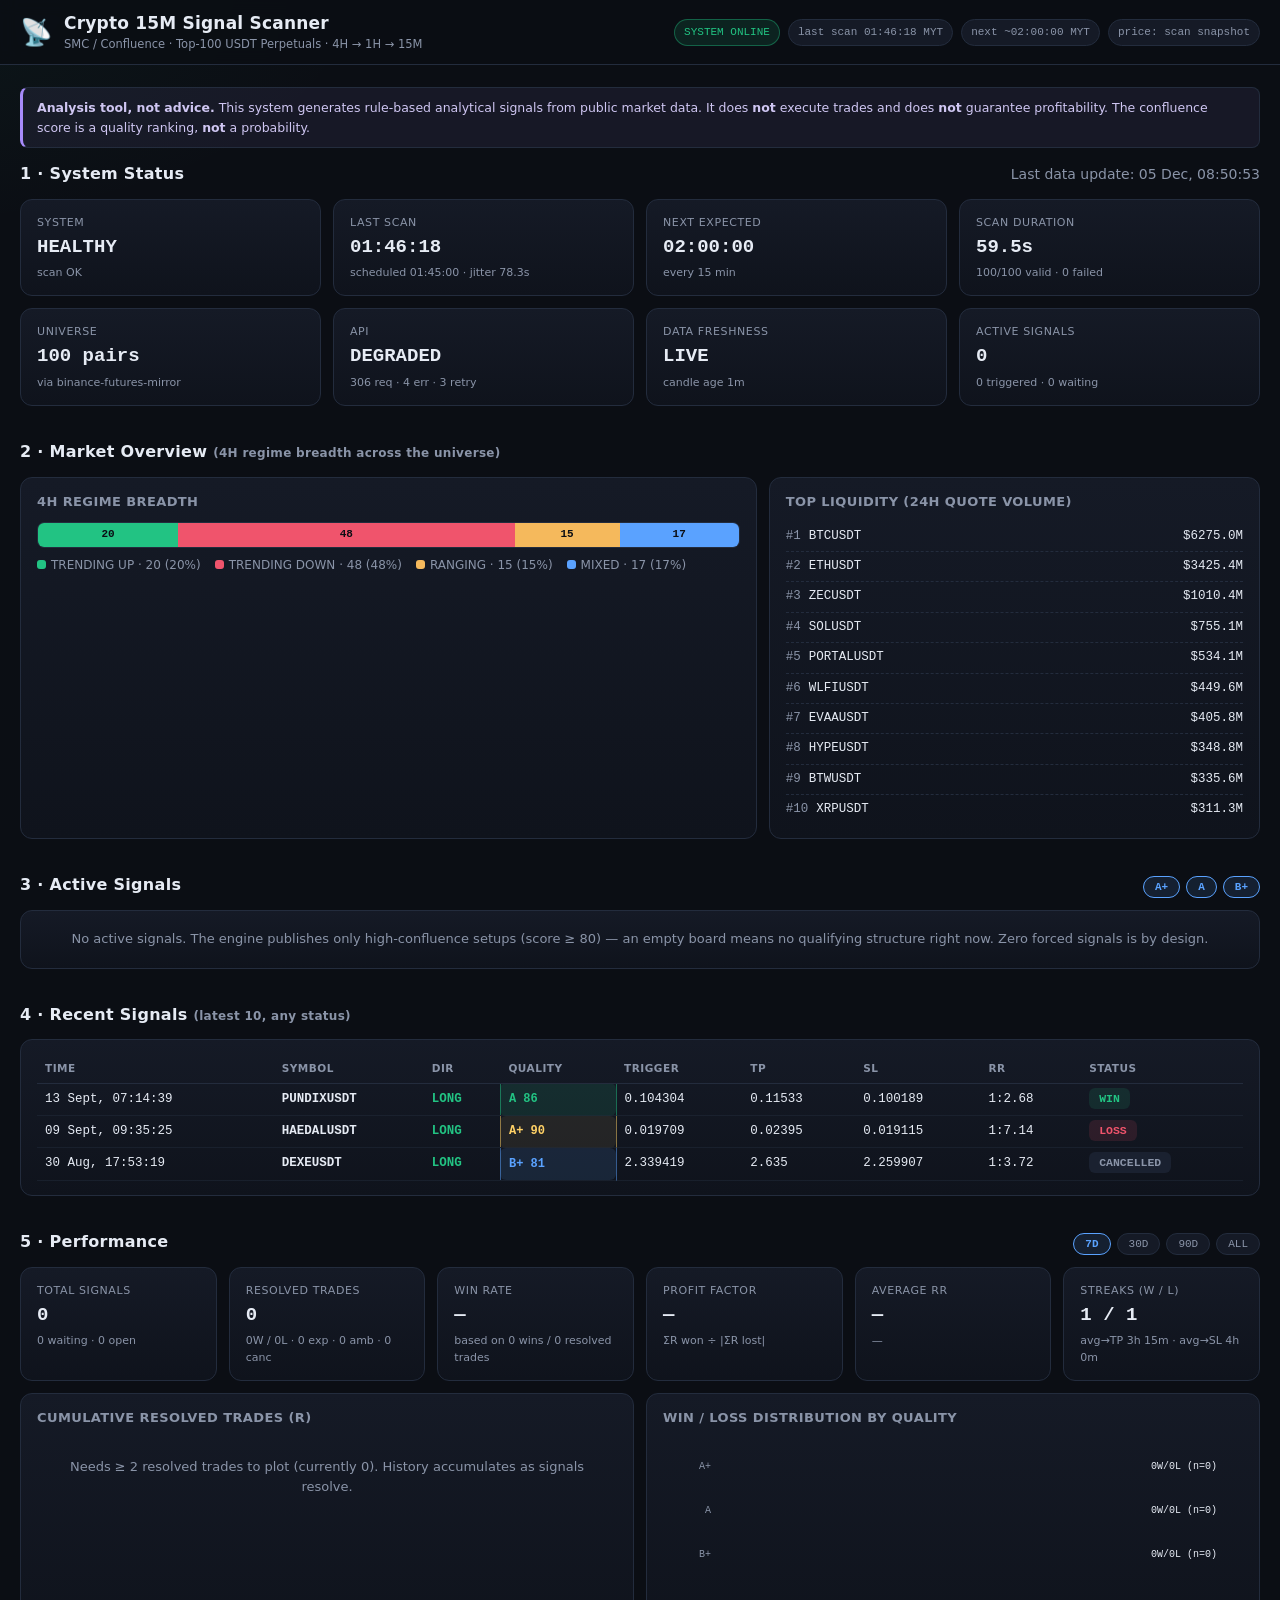
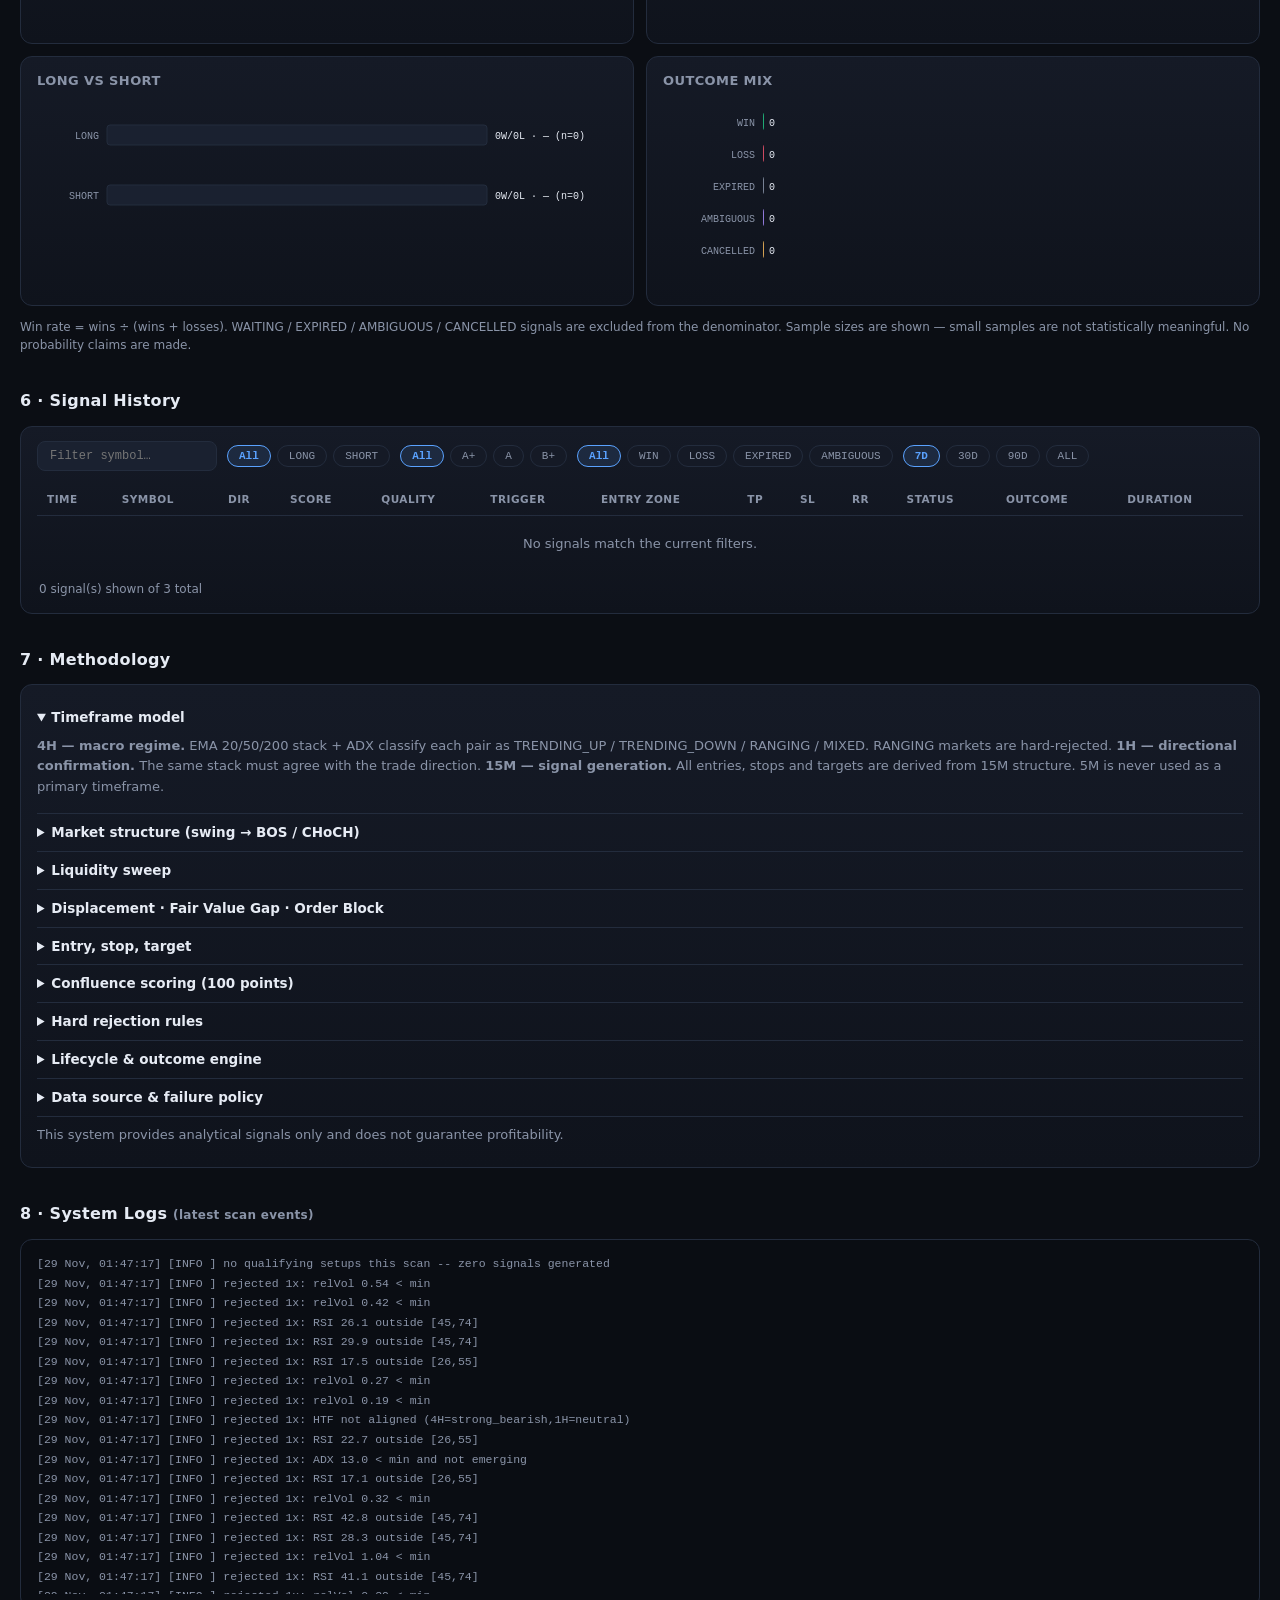
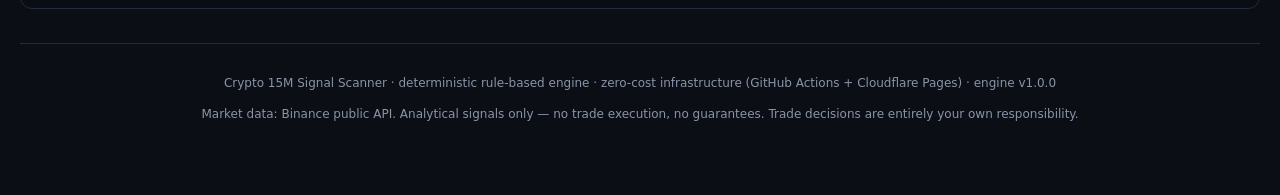
<file: frontend/index.html>
<!DOCTYPE html>
<html lang="en">
<head>
<meta charset="UTF-8">
<meta name="viewport" content="width=device-width, initial-scale=1.0">
<title>Crypto 15M Signal Scanner — SMC Confluence Dashboard</title>
<meta name="description" content="Rule-based multi-timeframe crypto signal scanner. Analytical signals only — not financial advice.">
<link rel="stylesheet" href="styles.css">
<link rel="icon" href="data:image/svg+xml,<svg xmlns='http://www.w3.org/2000/svg' viewBox='0 0 100 100'><text y='.9em' font-size='90'>📡</text></svg>">
</head>
<body>
<header class="topbar">
  <div class="topbar-inner">
    <div class="brand">
      <span class="brand-icon">📡</span>
      <div>
        <h1>Crypto 15M Signal Scanner</h1>
        <p class="brand-sub">SMC / Confluence · Top-100 USDT Perpetuals · 4H → 1H → 15M</p>
      </div>
    </div>
    <div class="top-status" id="top-status">
      <span class="chip chip-idle" id="chip-health">…</span>
      <span class="chip" id="chip-lastscan">last scan —</span>
      <span class="chip" id="chip-nextscan">next —</span>
      <span class="chip" id="chip-price-mode">price feed —</span>
    </div>
  </div>
</header>

<main class="container">

  <div class="notice hidden" id="preview-notice">
    Data files can't be fetched in this context (opened as an offline file or a sandboxed
    preview). Showing the embedded snapshot instead — live prices still refresh in-browser
    when reachable. Host over HTTP (Cloudflare Pages / GitHub Pages / a local server) for
    fully auto-refreshing data.
  </div>
  <div class="notice warn hidden" id="health-notice"></div>
  <div class="notice disclaimer">
    <strong>Analysis tool, not advice.</strong> This system generates rule-based analytical
    signals from public market data. It does <strong>not</strong> execute trades and does
    <strong>not</strong> guarantee profitability. The confluence score is a quality ranking,
    <strong>not</strong> a probability.
  </div>

  <!-- ============ SYSTEM STATUS ============ -->
  <section id="system-status" class="section">
    <div class="section-head">
      <h2>1 · System Status</h2>
      <span class="muted" id="data-updated">Last data update: —</span>
    </div>
    <div class="grid grid-status">
      <div class="card stat"><span class="stat-label">System</span><span class="stat-value" id="st-system">—</span><span class="stat-sub" id="st-health-sub">—</span></div>
      <div class="card stat"><span class="stat-label">Last Scan</span><span class="stat-value" id="st-lastscan">—</span><span class="stat-sub" id="st-jitter">—</span></div>
      <div class="card stat"><span class="stat-label">Next Expected</span><span class="stat-value" id="st-nextscan">—</span><span class="stat-sub">every 15 min</span></div>
      <div class="card stat"><span class="stat-label">Scan Duration</span><span class="stat-value" id="st-duration">—</span><span class="stat-sub" id="st-symbols">—</span></div>
      <div class="card stat"><span class="stat-label">Universe</span><span class="stat-value" id="st-universe">—</span><span class="stat-sub" id="st-universe-src">—</span></div>
      <div class="card stat"><span class="stat-label">API</span><span class="stat-value" id="st-api">—</span><span class="stat-sub" id="st-api-reqs">—</span></div>
      <div class="card stat"><span class="stat-label">Data Freshness</span><span class="stat-value" id="st-fresh">—</span><span class="stat-sub" id="st-fresh-age">—</span></div>
      <div class="card stat"><span class="stat-label">Active Signals</span><span class="stat-value" id="st-active">—</span><span class="stat-sub" id="st-active-sub">—</span></div>
    </div>
  </section>

  <!-- ============ MARKET OVERVIEW ============ -->
  <section id="market-overview" class="section">
    <div class="section-head"><h2>2 · Market Overview <span class="muted small">(4H regime breadth across the universe)</span></h2></div>
    <div class="grid grid-overview">
      <div class="card overview-breadth">
        <h3>4H Regime Breadth</h3>
        <div class="breadth-bar" id="breadth-bar"></div>
        <div class="breadth-legend" id="breadth-legend"></div>
      </div>
      <div class="card overview-top">
        <h3>Top Liquidity (24h quote volume)</h3>
        <ol class="top-list" id="top-volume"></ol>
      </div>
    </div>
  </section>

  <!-- ============ ACTIVE SIGNALS ============ -->
  <section id="active-signals" class="section">
    <div class="section-head">
      <h2>3 · Active Signals</h2>
      <div class="filter-pills" id="active-filter">
        <button class="pill active" data-q="A+">A+</button>
        <button class="pill active" data-q="A">A</button>
        <button class="pill active" data-q="B+">B+</button>
      </div>
    </div>
    <div id="active-empty" class="card empty hidden">No active signals. The engine publishes only
      high-confluence setups (score ≥ 80) — an empty board means no qualifying structure right now.
      Zero forced signals is by design.</div>
    <div class="signal-grid" id="active-grid"></div>
  </section>

  <!-- ============ RECENT SIGNALS ============ -->
  <section id="recent-signals" class="section">
    <div class="section-head"><h2>4 · Recent Signals <span class="muted small">(latest 10, any status)</span></h2></div>
    <div class="card table-wrap">
      <table class="table compact" id="recent-table">
        <thead><tr><th>Time</th><th>Symbol</th><th>Dir</th><th>Quality</th><th>Trigger</th><th>TP</th><th>SL</th><th>RR</th><th>Status</th></tr></thead>
        <tbody></tbody>
      </table>
      <div class="empty small hidden" id="recent-empty">No signals generated yet — history builds as scans run every 15 minutes.</div>
    </div>
  </section>

  <!-- ============ PERFORMANCE ============ -->
  <section id="performance" class="section">
    <div class="section-head">
      <h2>5 · Performance</h2>
      <div class="filter-pills" id="perf-range">
        <button class="pill active" data-range="7">7D</button>
        <button class="pill" data-range="30">30D</button>
        <button class="pill" data-range="90">90D</button>
        <button class="pill" data-range="0">ALL</button>
      </div>
    </div>
    <div class="grid grid-perf">
      <div class="card stat"><span class="stat-label">Total Signals</span><span class="stat-value" id="pf-total">—</span><span class="stat-sub" id="pf-waiting">—</span></div>
      <div class="card stat"><span class="stat-label">Resolved Trades</span><span class="stat-value" id="pf-resolved">—</span><span class="stat-sub" id="pf-split">—</span></div>
      <div class="card stat"><span class="stat-label">Win Rate</span><span class="stat-value" id="pf-winrate">—</span><span class="stat-sub" id="pf-winrate-n">—</span></div>
      <div class="card stat"><span class="stat-label">Profit Factor</span><span class="stat-value" id="pf-pf">—</span><span class="stat-sub">ΣR won ÷ |ΣR lost|</span></div>
      <div class="card stat"><span class="stat-label">Average RR</span><span class="stat-value" id="pf-rr">—</span><span class="stat-sub" id="pf-score">—</span></div>
      <div class="card stat"><span class="stat-label">Streaks (W / L)</span><span class="stat-value" id="pf-streaks">—</span><span class="stat-sub" id="pf-times">—</span></div>
    </div>
    <div class="grid grid-charts">
      <div class="card chart-card"><h3>Cumulative resolved trades (R)</h3><div id="chart-equity" class="chart"></div></div>
      <div class="card chart-card"><h3>Win / loss distribution by quality</h3><div id="chart-quality" class="chart"></div></div>
      <div class="card chart-card"><h3>LONG vs SHORT</h3><div id="chart-direction" class="chart"></div></div>
      <div class="card chart-card"><h3>Outcome mix</h3><div id="chart-outcomes" class="chart"></div></div>
    </div>
    <p class="muted small">Win rate = wins ÷ (wins + losses). WAITING / EXPIRED / AMBIGUOUS / CANCELLED
      signals are excluded from the denominator. Sample sizes are shown — small samples are not
      statistically meaningful. No probability claims are made.</p>
  </section>

  <!-- ============ SIGNAL HISTORY ============ -->
  <section id="signal-history" class="section">
    <div class="section-head"><h2>6 · Signal History</h2></div>
    <div class="card">
      <div class="history-controls">
        <input type="search" id="hist-search" placeholder="Filter symbol…">
        <div class="filter-pills" id="hist-direction">
          <button class="pill active" data-d="all">All</button>
          <button class="pill" data-d="long">LONG</button>
          <button class="pill" data-d="short">SHORT</button>
        </div>
        <div class="filter-pills" id="hist-quality">
          <button class="pill active" data-q="all">All</button>
          <button class="pill" data-q="A+">A+</button>
          <button class="pill" data-q="A">A</button>
          <button class="pill" data-q="B+">B+</button>
        </div>
        <div class="filter-pills" id="hist-outcome">
          <button class="pill active" data-o="all">All</button>
          <button class="pill" data-o="WIN">WIN</button>
          <button class="pill" data-o="LOSS">LOSS</button>
          <button class="pill" data-o="EXPIRED">EXPIRED</button>
          <button class="pill" data-o="AMBIGUOUS">AMBIGUOUS</button>
        </div>
        <div class="filter-pills" id="hist-range">
          <button class="pill active" data-range="7">7D</button>
          <button class="pill" data-range="30">30D</button>
          <button class="pill" data-range="90">90D</button>
          <button class="pill" data-range="0">ALL</button>
        </div>
      </div>
      <div class="table-wrap">
        <table class="table" id="history-table">
          <thead><tr>
            <th>Time</th><th>Symbol</th><th>Dir</th><th>Score</th><th>Quality</th>
            <th>Trigger</th><th>Entry Zone</th><th>TP</th><th>SL</th><th>RR</th>
            <th>Status</th><th>Outcome</th><th>Duration</th>
          </tr></thead>
          <tbody></tbody>
        </table>
        <div class="empty small hidden" id="history-empty">No signals match the current filters.</div>
      </div>
      <div class="muted small" id="history-count"></div>
    </div>
  </section>

  <!-- ============ METHODOLOGY ============ -->
  <section id="methodology" class="section">
    <div class="section-head"><h2>7 · Methodology</h2></div>
    <div class="card methodology">
      <details open><summary>Timeframe model</summary>
        <p><strong>4H — macro regime.</strong> EMA 20/50/200 stack + ADX classify each pair as
        TRENDING_UP / TRENDING_DOWN / RANGING / MIXED. RANGING markets are hard-rejected.
        <strong>1H — directional confirmation.</strong> The same stack must agree with the trade
        direction. <strong>15M — signal generation.</strong> All entries, stops and targets are
        derived from 15M structure. 5M is never used as a primary timeframe.</p></details>
      <details><summary>Market structure (swing → BOS / CHoCH)</summary>
        <p>Swing highs/lows are 2-bar fractals, only usable once <em>confirmed</em> two bars later
        (strictly no lookahead). A <strong>BOS</strong> is a <em>close</em> beyond the most recent
        confirmed swing in the trend direction (continuation). A <strong>CHoCH</strong> is a close
        against the established trend (character change). Wick breaks never count. HH/HL/LH/LL and
        equal-high/low pools (ATR tolerance) map the structure sequence.</p></details>
      <details><summary>Liquidity sweep</summary>
        <p>A candle wicks beyond a prior confirmed swing high/low (excursion ≤ 1× ATR) but
        <em>closes back</em> on the original side — a stop-hunt rejection proxy. Real
        breakout-and-acceptance is not classified as a sweep.</p></details>
      <details><summary>Displacement · Fair Value Gap · Order Block</summary>
        <p><strong>Displacement:</strong> candle body ≥ 1.5× ATR (institutional imbalance proxy).
        <strong>FVG (3-candle model):</strong> candle-3 low leaves a gap above candle-1 high
        (bullish) or below its low (bearish); gaps smaller than 0.1× ATR are ignored.
        <strong>Order Block:</strong> the last opposite-colour candle before a displacement that
        broke structure; zone = that candle's full range. These are price-action proxies — the
        system does not claim to see real institutional orders.</p></details>
      <details><summary>Entry, stop, target</summary>
        <p>Signals are <em>limit-of-intention</em> style: LONG trigger = confirmation-candle high
        + 0.1× ATR (buy-stop); entry zone = trigger − 0.5× ATR → trigger. A signal stays
        WAITING_TRIGGER until real price trades through the trigger. Stop = swept invalidation
        structure ± 0.5× ATR buffer (never a fixed percentage; rejected if &gt; 3.5× ATR).
        Targets are the nearest <em>real</em> swing-liquidity levels offering RR ≥ 2.5, preferring
        ≥ 3R when structure allows. Setups whose nearest realistic liquidity cannot fund the RR
        are rejected — TP is never fabricated.</p></details>
      <details><summary>Confluence scoring (100 points)</summary>
        <p>HTF alignment 20 · market structure 20 · liquidity/SMC 20 · momentum 15 · volume 10 ·
        volatility 5 · risk/reward 10. Tiers: <strong>A+ ≥ 90, A ≥ 85, B+ ≥ 80</strong> — anything
        below 80 is never published. The score ranks confluence quality; it is NOT a win
        probability.</p></details>
      <details><summary>Hard rejection rules</summary>
        <p>Regardless of score, a setup is rejected when: 4H and 1H both oppose the direction;
        RR &lt; 2.5; 4H regime is RANGING; ADX &lt; 15 with no emerging-trend evidence (DI aligned
        + ADX rising / DI spread ≥ 3); relative volume &lt; 1.2×; stop distance abnormal; entry
        pressed against major opposing structure; price has already displaced too far (late
        entry); data stale or candles missing; the symbol already has an active same-direction
        signal; a duplicate setup is inside the cooldown window; or any data-integrity check
        fails. Signals can never depend on future candles (replay-verified).</p></details>
      <details><summary>Lifecycle &amp; outcome engine</summary>
        <p>WAITING_TRIGGER → TRIGGERED (price trades the trigger; gap opens fill at the open) →
        WIN (TP) / LOSS (SL) / AMBIGUOUS (both touched in one candle and 1-minute data cannot
        determine order — never counted as a win) / CANCELLED (max holding 4h) / EXPIRED (no
        trigger within 12 × 15m candles). Signals are immutable after generation: entry, trigger,
        SL and TP are never rewritten (no repainting).</p></details>
      <details><summary>Data source &amp; failure policy</summary>
        <p>Binance USDⓈ-M public market data only (no API key, no account access). If data cannot
        be retrieved, the scan is marked degraded/failed, previous valid data is retained, and no
        simulated values are ever produced. Frontend prices are labelled LIVE only when the
        browser successfully refreshed them from the exchange.</p></details>
      <p class="muted">This system provides analytical signals only and does not guarantee profitability.</p>
    </div>
  </section>

  <!-- ============ SYSTEM LOGS ============ -->
  <section id="system-logs" class="section">
    <div class="section-head"><h2>8 · System Logs <span class="muted small">(latest scan events)</span></h2></div>
    <div class="card log-box"><pre id="log-box">—</pre></div>
  </section>

  <footer class="footer">
    <p>Crypto 15M Signal Scanner · deterministic rule-based engine · zero-cost infrastructure
      (GitHub Actions + Cloudflare Pages) · <span id="ft-version"></span></p>
    <p class="muted small">Market data: Binance public API. Analytical signals only — no trade
      execution, no guarantees. Trade decisions are entirely your own responsibility.</p>
  </footer>
</main>

<script src="app.js"></script>
</body>
</html>
</file>
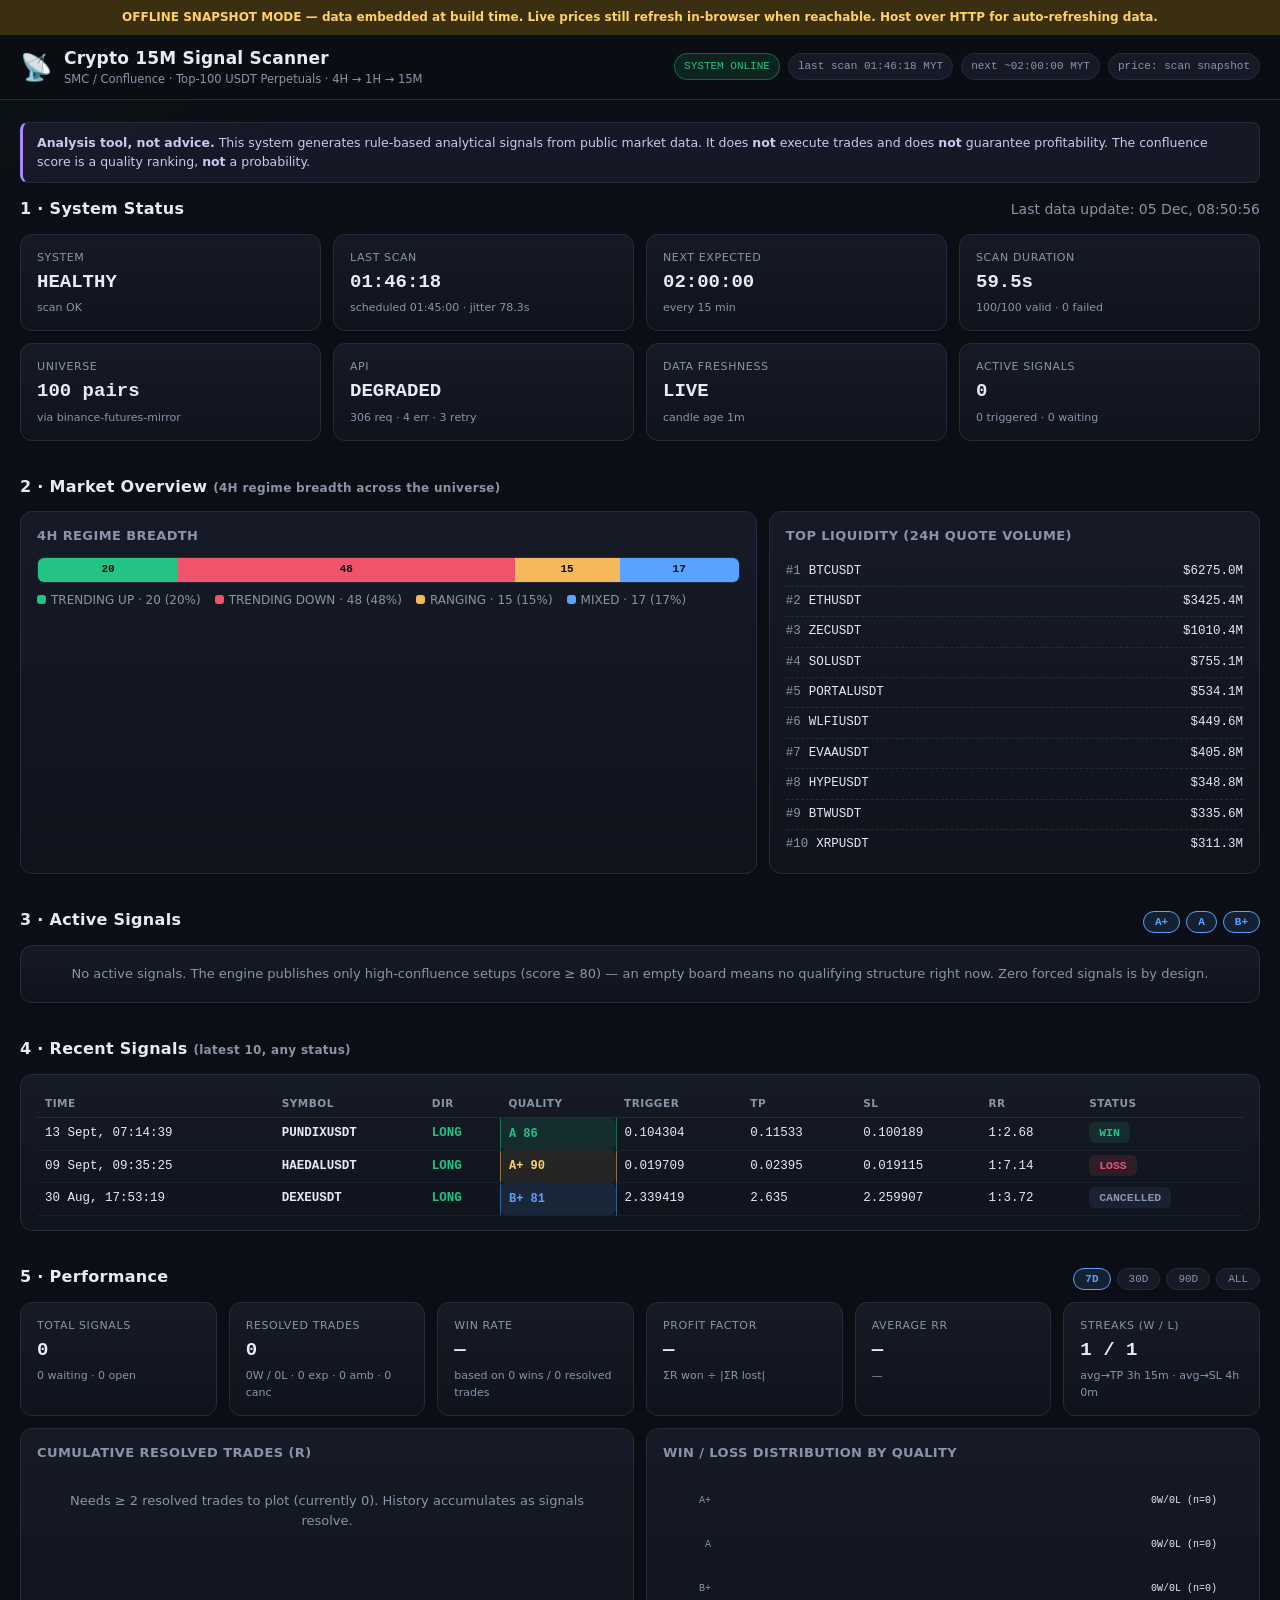
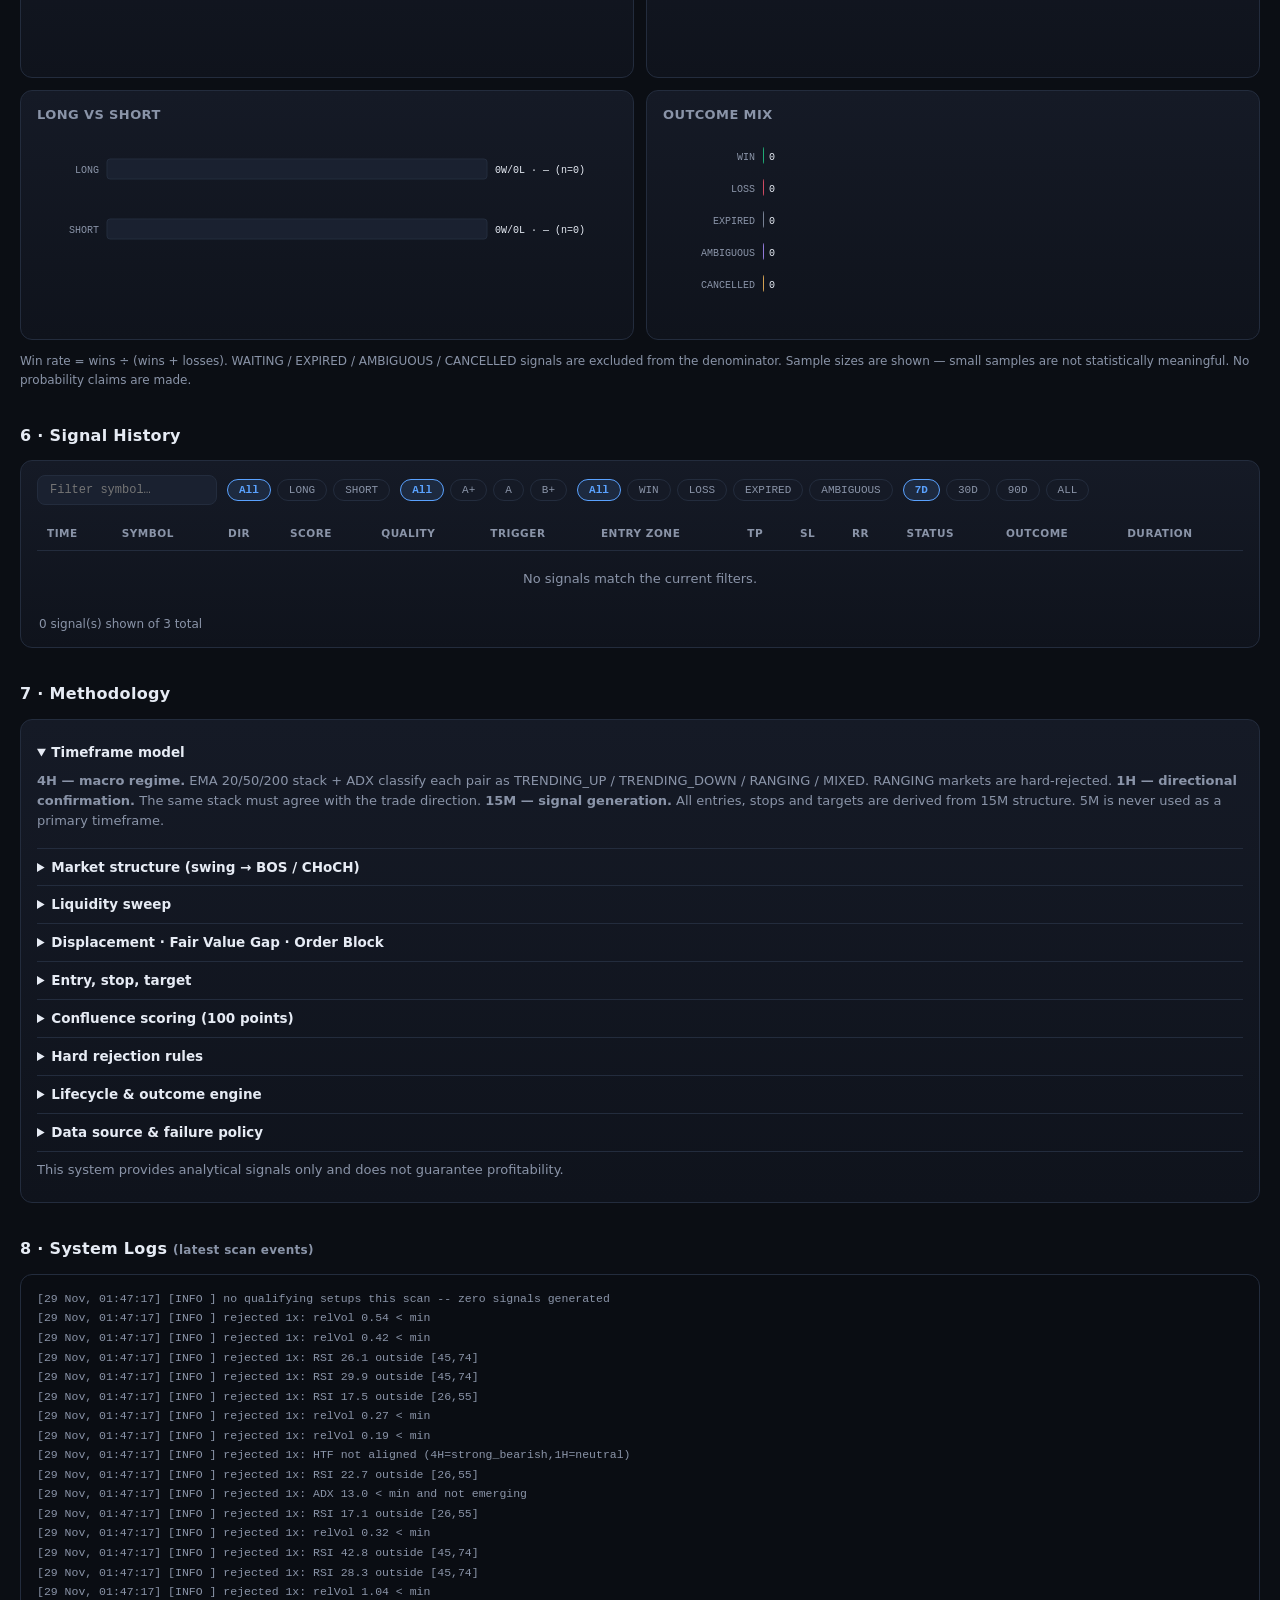
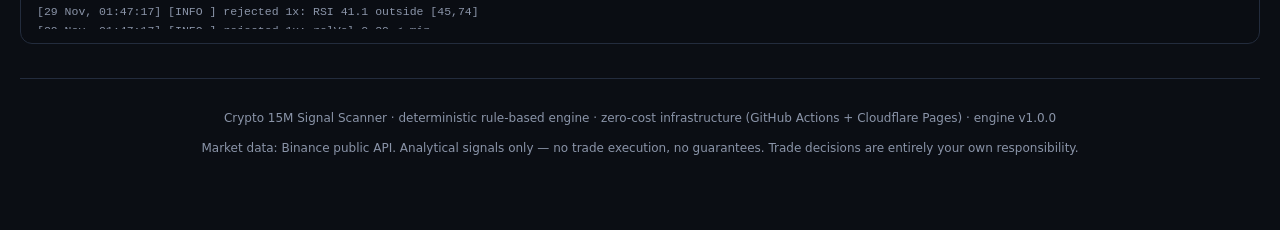
<file: frontend/dashboard-offline.html>
<!DOCTYPE html>
<html lang="en">
<head>
<meta charset="UTF-8">
<meta name="viewport" content="width=device-width, initial-scale=1.0">
<title>Crypto 15M Signal Scanner — SMC Confluence Dashboard</title>
<meta name="description" content="Rule-based multi-timeframe crypto signal scanner. Analytical signals only — not financial advice.">
<style>
/* Crypto 15M Signal Scanner — dark professional theme (no external assets) */
:root {
  --bg: #0b0e14;
  --bg-2: #0f131c;
  --card: #151a26;
  --card-2: #1a2130;
  --line: #232c3d;
  --text: #e6ebf4;
  --muted: #8a94a8;
  --green: #22c383;
  --green-dim: rgba(34, 195, 131, .12);
  --red: #f0546c;
  --red-dim: rgba(240, 84, 108, .12);
  --amber: #f5b95c;
  --amber-dim: rgba(245, 185, 92, .12);
  --blue: #5aa2ff;
  --blue-dim: rgba(90, 162, 255, .12);
  --violet: #a78bfa;
  --gold: #ffd166;
  --font: "Inter", "Segoe UI", system-ui, -apple-system, Roboto, "Helvetica Neue", Arial, sans-serif;
  --mono: "JetBrains Mono", "SFMono-Regular", Consolas, "Liberation Mono", Menlo, monospace;
}

* { box-sizing: border-box; }
html { scroll-behavior: smooth; }
body {
  margin: 0;
  font-family: var(--font);
  background:
    radial-gradient(1100px 500px at 85% -10%, rgba(90, 162, 255, .07), transparent 60%),
    radial-gradient(900px 420px at -10% 0%, rgba(34, 195, 131, .05), transparent 55%),
    var(--bg);
  color: var(--text);
  font-size: 14px;
  line-height: 1.55;
}

/* ---------------- top bar ---------------- */
.topbar {
  position: sticky; top: 0; z-index: 50;
  background: rgba(11, 14, 20, .88);
  backdrop-filter: blur(8px);
  border-bottom: 1px solid var(--line);
}
.topbar-inner {
  max-width: 1280px; margin: 0 auto; padding: 10px 20px;
  display: flex; align-items: center; justify-content: space-between; gap: 14px; flex-wrap: wrap;
}
.brand { display: flex; align-items: center; gap: 12px; }
.brand-icon { font-size: 26px; }
.brand h1 { font-size: 17px; margin: 0; letter-spacing: .2px; }
.brand-sub { margin: 0; color: var(--muted); font-size: 11.5px; }
.top-status { display: flex; gap: 8px; flex-wrap: wrap; }
.chip {
  font-family: var(--mono); font-size: 11px; padding: 4px 9px; border-radius: 999px;
  border: 1px solid var(--line); background: var(--card); color: var(--muted); white-space: nowrap;
}
.chip-ok { color: var(--green); border-color: rgba(34,195,131,.4); background: var(--green-dim); }
.chip-warn { color: var(--amber); border-color: rgba(245,185,92,.4); background: var(--amber-dim); }
.chip-bad { color: var(--red); border-color: rgba(240,84,108,.4); background: var(--red-dim); }
.chip-idle { color: var(--muted); }

/* ---------------- layout ---------------- */
.container { max-width: 1280px; margin: 0 auto; padding: 22px 20px 60px; }
.section { margin-bottom: 34px; }
.section-head {
  display: flex; align-items: baseline; justify-content: space-between;
  gap: 12px; flex-wrap: wrap; margin-bottom: 12px;
}
.section-head h2 { font-size: 16px; margin: 0; letter-spacing: .3px; }
.muted { color: var(--muted); }
.small { font-size: 12px; }
.hidden { display: none !important; }

.notice {
  border: 1px solid var(--line); border-left: 3px solid var(--blue);
  background: var(--blue-dim); border-radius: 8px;
  padding: 10px 14px; margin-bottom: 14px; font-size: 12.5px; color: #c7d4ea;
}
.notice.warn { border-left-color: var(--amber); background: var(--amber-dim); color: #f0d9b8; }
.notice.disclaimer { border-left-color: var(--violet); background: rgba(167,139,250,.08); color: #cfc6f2; }

.grid { display: grid; gap: 12px; }
.grid-status { grid-template-columns: repeat(4, 1fr); }
.grid-overview { grid-template-columns: 3fr 2fr; }
.grid-perf { grid-template-columns: repeat(6, 1fr); }
.grid-charts { grid-template-columns: repeat(2, 1fr); margin-top: 12px; }

.card {
  background: linear-gradient(180deg, var(--card), var(--bg-2));
  border: 1px solid var(--line); border-radius: 12px; padding: 14px 16px;
}
.card h3 { margin: 0 0 10px; font-size: 13px; color: var(--muted); font-weight: 600; letter-spacing: .4px; text-transform: uppercase; }

.stat { display: flex; flex-direction: column; gap: 2px; }
.stat-label { font-size: 11px; text-transform: uppercase; letter-spacing: .6px; color: var(--muted); }
.stat-value { font-size: 19px; font-weight: 700; font-family: var(--mono); }
.stat-sub { font-size: 11px; color: var(--muted); }

/* ---------------- market overview ---------------- */
.breadth-bar { display: flex; height: 26px; border-radius: 7px; overflow: hidden; border: 1px solid var(--line); }
.breadth-bar .seg { display: flex; align-items: center; justify-content: center; font-size: 11px; font-family: var(--mono); color: #0b0e14; font-weight: 700; min-width: 0; white-space: nowrap; overflow: hidden; }
.breadth-legend { display: flex; gap: 14px; margin-top: 8px; font-size: 12px; color: var(--muted); flex-wrap: wrap; }
.dot { display: inline-block; width: 9px; height: 9px; border-radius: 3px; margin-right: 5px; }
.top-list { margin: 0; padding-left: 0; list-style: none; counter-reset: top; }
.top-list li {
  display: flex; justify-content: space-between; padding: 5px 0;
  border-bottom: 1px dashed var(--line); font-family: var(--mono); font-size: 12.5px;
}
.top-list li:last-child { border-bottom: 0; }
.top-list .rank { color: var(--muted); margin-right: 8px; }

/* ---------------- signal cards ---------------- */
.signal-grid { display: grid; grid-template-columns: repeat(auto-fill, minmax(330px, 1fr)); gap: 12px; }
.sig-card { border-radius: 12px; border: 1px solid var(--line); background: linear-gradient(180deg, var(--card), var(--bg-2)); overflow: hidden; }
.sig-card.long { border-color: rgba(34, 195, 131, .35); }
.sig-card.short { border-color: rgba(240, 84, 108, .35); }
.sig-head { display: flex; align-items: center; justify-content: space-between; padding: 10px 14px; border-bottom: 1px solid var(--line); }
.sig-symbol { font-family: var(--mono); font-weight: 700; font-size: 15px; letter-spacing: .4px; }
.sig-dir { font-family: var(--mono); font-size: 11px; font-weight: 800; padding: 3px 9px; border-radius: 6px; }
.long .sig-dir { background: var(--green-dim); color: var(--green); }
.short .sig-dir { background: var(--red-dim); color: var(--red); }
.sig-quality { font-family: var(--mono); font-size: 12px; font-weight: 800; padding: 3px 9px; border-radius: 6px; border: 1px solid; }
.q-A\+ { color: var(--gold); border-color: rgba(255, 209, 102, .5); background: rgba(255,209,102,.08); }
.q-A { color: var(--green); border-color: rgba(34,195,131,.5); background: var(--green-dim); }
.q-B\+ { color: var(--blue); border-color: rgba(90,162,255,.5); background: var(--blue-dim); }

.sig-price-row { display: flex; gap: 10px; padding: 10px 14px; }
.price-box { flex: 1; border: 1px solid var(--line); border-radius: 9px; padding: 8px 10px; background: var(--card-2); }
.price-box .lbl { font-size: 10px; text-transform: uppercase; letter-spacing: .5px; color: var(--muted); display: flex; justify-content: space-between; }
.price-box .val { font-family: var(--mono); font-size: 15px; font-weight: 700; margin-top: 2px; }
.price-box .sub { font-size: 10.5px; color: var(--muted); font-family: var(--mono); }
.trigger-gap { color: var(--muted); font-family: var(--mono); font-size: 11px; margin-top: 3px; }

.sig-levels { padding: 4px 14px 10px; display: grid; grid-template-columns: 1fr 1fr 1fr; gap: 8px; }
.lvl { border-radius: 8px; padding: 7px 9px; border: 1px solid var(--line); background: var(--card-2); }
.lvl .lbl { font-size: 10px; color: var(--muted); text-transform: uppercase; letter-spacing: .5px; }
.lvl .val { font-family: var(--mono); font-size: 13px; font-weight: 600; }
.lvl.tp .val { color: var(--green); }
.lvl.sl .val { color: var(--red); }
.lvl.rr .val { color: var(--amber); }

.sig-meta { padding: 8px 14px; border-top: 1px solid var(--line); display: flex; flex-wrap: wrap; gap: 6px; }
.tag { font-family: var(--mono); font-size: 10.5px; padding: 3px 8px; border-radius: 5px; background: var(--card-2); border: 1px solid var(--line); color: var(--muted); }
.tag b { color: var(--text); font-weight: 600; }
.tag.on { color: var(--green); border-color: rgba(34,195,131,.35); }
.tag.off { opacity: .6; }
.sig-status { padding: 8px 14px 12px; display: flex; justify-content: space-between; align-items: center; }
.status-badge { font-family: var(--mono); font-size: 11.5px; font-weight: 800; padding: 4px 10px; border-radius: 6px; }
.st-WAITING_TRIGGER { background: var(--blue-dim); color: var(--blue); }
.st-TRIGGERED { background: var(--amber-dim); color: var(--amber); }
.st-WIN { background: var(--green-dim); color: var(--green); }
.st-LOSS { background: var(--red-dim); color: var(--red); }
.st-EXPIRED, .st-CANCELLED, .st-AMBIGUOUS { background: var(--card-2); color: var(--muted); }
.sig-time { font-size: 10.5px; color: var(--muted); font-family: var(--mono); }

/* ---------------- tables ---------------- */
.table-wrap { overflow-x: auto; }
.table { width: 100%; border-collapse: collapse; font-size: 12.5px; }
.table th {
  text-align: left; font-size: 10.5px; text-transform: uppercase; letter-spacing: .5px;
  color: var(--muted); padding: 8px 10px; border-bottom: 1px solid var(--line); white-space: nowrap;
}
.table td { padding: 7px 10px; border-bottom: 1px solid rgba(35, 44, 61, .5); white-space: nowrap; font-family: var(--mono); }
.table tbody tr:hover { background: rgba(90, 162, 255, .04); }
.table .num { text-align: right; }
.table.compact td, .table.compact th { padding: 6px 8px; }
.dir-l { color: var(--green); font-weight: 700; }
.dir-s { color: var(--red); font-weight: 700; }
.empty { color: var(--muted); font-size: 13px; padding: 18px; text-align: center; }

/* ---------------- controls ---------------- */
.filter-pills { display: flex; gap: 6px; flex-wrap: wrap; }
.pill {
  font-family: var(--mono); font-size: 11px; padding: 4px 11px; cursor: pointer;
  border-radius: 999px; border: 1px solid var(--line); background: var(--card); color: var(--muted);
  transition: all .15s;
}
.pill:hover { border-color: var(--blue); color: var(--text); }
.pill.active { background: var(--blue-dim); border-color: var(--blue); color: var(--blue); font-weight: 700; }
.history-controls { display: flex; gap: 10px; flex-wrap: wrap; align-items: center; margin-bottom: 12px; }
#hist-search {
  background: var(--card-2); border: 1px solid var(--line); color: var(--text);
  border-radius: 8px; padding: 7px 12px; font-family: var(--mono); font-size: 12px; width: 180px; outline: none;
}
#hist-search:focus { border-color: var(--blue); }
#history-count { padding: 8px 2px 0; }

/* ---------------- charts ---------------- */
.chart-card .chart { min-height: 190px; }
.chart svg { width: 100%; height: 190px; display: block; }
.chart .axis-label { font-size: 10px; fill: var(--muted); font-family: var(--mono); }
.chart .bar-label { font-size: 10px; fill: var(--text); font-family: var(--mono); }
.chart .grid-line { stroke: var(--line); stroke-width: 1; stroke-dasharray: 3 4; }
.chart .zero-line { stroke: var(--muted); stroke-width: 1; }

/* ---------------- methodology & logs ---------------- */
.methodology details { border-bottom: 1px solid var(--line); padding: 8px 0; }
.methodology summary { cursor: pointer; font-weight: 600; font-size: 13.5px; color: var(--text); }
.methodology p { color: var(--muted); font-size: 13px; margin: 8px 0; }
.log-box { background: #0a0d13; }
.log-box pre {
  margin: 0; font-family: var(--mono); font-size: 11.5px; line-height: 1.7;
  color: #9fb0c8; max-height: 340px; overflow-y: auto; white-space: pre-wrap;
}
.log-box .lv-info { color: var(--muted); }
.log-box .lv-warn { color: var(--amber); }
.log-box .lv-error { color: var(--red); }

.footer { border-top: 1px solid var(--line); padding-top: 18px; text-align: center; font-size: 12px; color: var(--muted); }

/* ---------------- responsive ---------------- */
@media (max-width: 1080px) {
  .grid-status { grid-template-columns: repeat(2, 1fr); }
  .grid-perf { grid-template-columns: repeat(3, 1fr); }
  .grid-overview { grid-template-columns: 1fr; }
}
@media (max-width: 640px) {
  .topbar-inner { padding: 10px 14px; }
  .container { padding: 16px 12px 40px; }
  .grid-status, .grid-perf, .grid-charts { grid-template-columns: 1fr; }
  .signal-grid { grid-template-columns: 1fr; }
  .brand h1 { font-size: 15px; }
  .stat-value { font-size: 17px; }
  .top-status { width: 100%; }
}

</style>
<link rel="icon" href="data:image/svg+xml,<svg xmlns='http://www.w3.org/2000/svg' viewBox='0 0 100 100'><text y='.9em' font-size='90'>📡</text></svg>">
</head>
<body>
<div style="margin:0;padding:9px 16px;background:#3b2f11;color:#ffd166;font:600 12px/1.4 'Segoe UI',system-ui,sans-serif;text-align:center;">OFFLINE SNAPSHOT MODE — data embedded at build time. Live prices still refresh in-browser when reachable. Host over HTTP for auto-refreshing data.</div>
<header class="topbar">
  <div class="topbar-inner">
    <div class="brand">
      <span class="brand-icon">📡</span>
      <div>
        <h1>Crypto 15M Signal Scanner</h1>
        <p class="brand-sub">SMC / Confluence · Top-100 USDT Perpetuals · 4H → 1H → 15M</p>
      </div>
    </div>
    <div class="top-status" id="top-status">
      <span class="chip chip-idle" id="chip-health">…</span>
      <span class="chip" id="chip-lastscan">last scan —</span>
      <span class="chip" id="chip-nextscan">next —</span>
      <span class="chip" id="chip-price-mode">price feed —</span>
    </div>
  </div>
</header>

<main class="container">

  <div class="notice hidden" id="preview-notice">
    Data files can't be fetched in this context (opened as an offline file or a sandboxed
    preview). Showing the embedded snapshot instead — live prices still refresh in-browser
    when reachable. Host over HTTP (Cloudflare Pages / GitHub Pages / a local server) for
    fully auto-refreshing data.
  </div>
  <div class="notice warn hidden" id="health-notice"></div>
  <div class="notice disclaimer">
    <strong>Analysis tool, not advice.</strong> This system generates rule-based analytical
    signals from public market data. It does <strong>not</strong> execute trades and does
    <strong>not</strong> guarantee profitability. The confluence score is a quality ranking,
    <strong>not</strong> a probability.
  </div>

  <!-- ============ SYSTEM STATUS ============ -->
  <section id="system-status" class="section">
    <div class="section-head">
      <h2>1 · System Status</h2>
      <span class="muted" id="data-updated">Last data update: —</span>
    </div>
    <div class="grid grid-status">
      <div class="card stat"><span class="stat-label">System</span><span class="stat-value" id="st-system">—</span><span class="stat-sub" id="st-health-sub">—</span></div>
      <div class="card stat"><span class="stat-label">Last Scan</span><span class="stat-value" id="st-lastscan">—</span><span class="stat-sub" id="st-jitter">—</span></div>
      <div class="card stat"><span class="stat-label">Next Expected</span><span class="stat-value" id="st-nextscan">—</span><span class="stat-sub">every 15 min</span></div>
      <div class="card stat"><span class="stat-label">Scan Duration</span><span class="stat-value" id="st-duration">—</span><span class="stat-sub" id="st-symbols">—</span></div>
      <div class="card stat"><span class="stat-label">Universe</span><span class="stat-value" id="st-universe">—</span><span class="stat-sub" id="st-universe-src">—</span></div>
      <div class="card stat"><span class="stat-label">API</span><span class="stat-value" id="st-api">—</span><span class="stat-sub" id="st-api-reqs">—</span></div>
      <div class="card stat"><span class="stat-label">Data Freshness</span><span class="stat-value" id="st-fresh">—</span><span class="stat-sub" id="st-fresh-age">—</span></div>
      <div class="card stat"><span class="stat-label">Active Signals</span><span class="stat-value" id="st-active">—</span><span class="stat-sub" id="st-active-sub">—</span></div>
    </div>
  </section>

  <!-- ============ MARKET OVERVIEW ============ -->
  <section id="market-overview" class="section">
    <div class="section-head"><h2>2 · Market Overview <span class="muted small">(4H regime breadth across the universe)</span></h2></div>
    <div class="grid grid-overview">
      <div class="card overview-breadth">
        <h3>4H Regime Breadth</h3>
        <div class="breadth-bar" id="breadth-bar"></div>
        <div class="breadth-legend" id="breadth-legend"></div>
      </div>
      <div class="card overview-top">
        <h3>Top Liquidity (24h quote volume)</h3>
        <ol class="top-list" id="top-volume"></ol>
      </div>
    </div>
  </section>

  <!-- ============ ACTIVE SIGNALS ============ -->
  <section id="active-signals" class="section">
    <div class="section-head">
      <h2>3 · Active Signals</h2>
      <div class="filter-pills" id="active-filter">
        <button class="pill active" data-q="A+">A+</button>
        <button class="pill active" data-q="A">A</button>
        <button class="pill active" data-q="B+">B+</button>
      </div>
    </div>
    <div id="active-empty" class="card empty hidden">No active signals. The engine publishes only
      high-confluence setups (score ≥ 80) — an empty board means no qualifying structure right now.
      Zero forced signals is by design.</div>
    <div class="signal-grid" id="active-grid"></div>
  </section>

  <!-- ============ RECENT SIGNALS ============ -->
  <section id="recent-signals" class="section">
    <div class="section-head"><h2>4 · Recent Signals <span class="muted small">(latest 10, any status)</span></h2></div>
    <div class="card table-wrap">
      <table class="table compact" id="recent-table">
        <thead><tr><th>Time</th><th>Symbol</th><th>Dir</th><th>Quality</th><th>Trigger</th><th>TP</th><th>SL</th><th>RR</th><th>Status</th></tr></thead>
        <tbody></tbody>
      </table>
      <div class="empty small hidden" id="recent-empty">No signals generated yet — history builds as scans run every 15 minutes.</div>
    </div>
  </section>

  <!-- ============ PERFORMANCE ============ -->
  <section id="performance" class="section">
    <div class="section-head">
      <h2>5 · Performance</h2>
      <div class="filter-pills" id="perf-range">
        <button class="pill active" data-range="7">7D</button>
        <button class="pill" data-range="30">30D</button>
        <button class="pill" data-range="90">90D</button>
        <button class="pill" data-range="0">ALL</button>
      </div>
    </div>
    <div class="grid grid-perf">
      <div class="card stat"><span class="stat-label">Total Signals</span><span class="stat-value" id="pf-total">—</span><span class="stat-sub" id="pf-waiting">—</span></div>
      <div class="card stat"><span class="stat-label">Resolved Trades</span><span class="stat-value" id="pf-resolved">—</span><span class="stat-sub" id="pf-split">—</span></div>
      <div class="card stat"><span class="stat-label">Win Rate</span><span class="stat-value" id="pf-winrate">—</span><span class="stat-sub" id="pf-winrate-n">—</span></div>
      <div class="card stat"><span class="stat-label">Profit Factor</span><span class="stat-value" id="pf-pf">—</span><span class="stat-sub">ΣR won ÷ |ΣR lost|</span></div>
      <div class="card stat"><span class="stat-label">Average RR</span><span class="stat-value" id="pf-rr">—</span><span class="stat-sub" id="pf-score">—</span></div>
      <div class="card stat"><span class="stat-label">Streaks (W / L)</span><span class="stat-value" id="pf-streaks">—</span><span class="stat-sub" id="pf-times">—</span></div>
    </div>
    <div class="grid grid-charts">
      <div class="card chart-card"><h3>Cumulative resolved trades (R)</h3><div id="chart-equity" class="chart"></div></div>
      <div class="card chart-card"><h3>Win / loss distribution by quality</h3><div id="chart-quality" class="chart"></div></div>
      <div class="card chart-card"><h3>LONG vs SHORT</h3><div id="chart-direction" class="chart"></div></div>
      <div class="card chart-card"><h3>Outcome mix</h3><div id="chart-outcomes" class="chart"></div></div>
    </div>
    <p class="muted small">Win rate = wins ÷ (wins + losses). WAITING / EXPIRED / AMBIGUOUS / CANCELLED
      signals are excluded from the denominator. Sample sizes are shown — small samples are not
      statistically meaningful. No probability claims are made.</p>
  </section>

  <!-- ============ SIGNAL HISTORY ============ -->
  <section id="signal-history" class="section">
    <div class="section-head"><h2>6 · Signal History</h2></div>
    <div class="card">
      <div class="history-controls">
        <input type="search" id="hist-search" placeholder="Filter symbol…">
        <div class="filter-pills" id="hist-direction">
          <button class="pill active" data-d="all">All</button>
          <button class="pill" data-d="long">LONG</button>
          <button class="pill" data-d="short">SHORT</button>
        </div>
        <div class="filter-pills" id="hist-quality">
          <button class="pill active" data-q="all">All</button>
          <button class="pill" data-q="A+">A+</button>
          <button class="pill" data-q="A">A</button>
          <button class="pill" data-q="B+">B+</button>
        </div>
        <div class="filter-pills" id="hist-outcome">
          <button class="pill active" data-o="all">All</button>
          <button class="pill" data-o="WIN">WIN</button>
          <button class="pill" data-o="LOSS">LOSS</button>
          <button class="pill" data-o="EXPIRED">EXPIRED</button>
          <button class="pill" data-o="AMBIGUOUS">AMBIGUOUS</button>
        </div>
        <div class="filter-pills" id="hist-range">
          <button class="pill active" data-range="7">7D</button>
          <button class="pill" data-range="30">30D</button>
          <button class="pill" data-range="90">90D</button>
          <button class="pill" data-range="0">ALL</button>
        </div>
      </div>
      <div class="table-wrap">
        <table class="table" id="history-table">
          <thead><tr>
            <th>Time</th><th>Symbol</th><th>Dir</th><th>Score</th><th>Quality</th>
            <th>Trigger</th><th>Entry Zone</th><th>TP</th><th>SL</th><th>RR</th>
            <th>Status</th><th>Outcome</th><th>Duration</th>
          </tr></thead>
          <tbody></tbody>
        </table>
        <div class="empty small hidden" id="history-empty">No signals match the current filters.</div>
      </div>
      <div class="muted small" id="history-count"></div>
    </div>
  </section>

  <!-- ============ METHODOLOGY ============ -->
  <section id="methodology" class="section">
    <div class="section-head"><h2>7 · Methodology</h2></div>
    <div class="card methodology">
      <details open><summary>Timeframe model</summary>
        <p><strong>4H — macro regime.</strong> EMA 20/50/200 stack + ADX classify each pair as
        TRENDING_UP / TRENDING_DOWN / RANGING / MIXED. RANGING markets are hard-rejected.
        <strong>1H — directional confirmation.</strong> The same stack must agree with the trade
        direction. <strong>15M — signal generation.</strong> All entries, stops and targets are
        derived from 15M structure. 5M is never used as a primary timeframe.</p></details>
      <details><summary>Market structure (swing → BOS / CHoCH)</summary>
        <p>Swing highs/lows are 2-bar fractals, only usable once <em>confirmed</em> two bars later
        (strictly no lookahead). A <strong>BOS</strong> is a <em>close</em> beyond the most recent
        confirmed swing in the trend direction (continuation). A <strong>CHoCH</strong> is a close
        against the established trend (character change). Wick breaks never count. HH/HL/LH/LL and
        equal-high/low pools (ATR tolerance) map the structure sequence.</p></details>
      <details><summary>Liquidity sweep</summary>
        <p>A candle wicks beyond a prior confirmed swing high/low (excursion ≤ 1× ATR) but
        <em>closes back</em> on the original side — a stop-hunt rejection proxy. Real
        breakout-and-acceptance is not classified as a sweep.</p></details>
      <details><summary>Displacement · Fair Value Gap · Order Block</summary>
        <p><strong>Displacement:</strong> candle body ≥ 1.5× ATR (institutional imbalance proxy).
        <strong>FVG (3-candle model):</strong> candle-3 low leaves a gap above candle-1 high
        (bullish) or below its low (bearish); gaps smaller than 0.1× ATR are ignored.
        <strong>Order Block:</strong> the last opposite-colour candle before a displacement that
        broke structure; zone = that candle's full range. These are price-action proxies — the
        system does not claim to see real institutional orders.</p></details>
      <details><summary>Entry, stop, target</summary>
        <p>Signals are <em>limit-of-intention</em> style: LONG trigger = confirmation-candle high
        + 0.1× ATR (buy-stop); entry zone = trigger − 0.5× ATR → trigger. A signal stays
        WAITING_TRIGGER until real price trades through the trigger. Stop = swept invalidation
        structure ± 0.5× ATR buffer (never a fixed percentage; rejected if &gt; 3.5× ATR).
        Targets are the nearest <em>real</em> swing-liquidity levels offering RR ≥ 2.5, preferring
        ≥ 3R when structure allows. Setups whose nearest realistic liquidity cannot fund the RR
        are rejected — TP is never fabricated.</p></details>
      <details><summary>Confluence scoring (100 points)</summary>
        <p>HTF alignment 20 · market structure 20 · liquidity/SMC 20 · momentum 15 · volume 10 ·
        volatility 5 · risk/reward 10. Tiers: <strong>A+ ≥ 90, A ≥ 85, B+ ≥ 80</strong> — anything
        below 80 is never published. The score ranks confluence quality; it is NOT a win
        probability.</p></details>
      <details><summary>Hard rejection rules</summary>
        <p>Regardless of score, a setup is rejected when: 4H and 1H both oppose the direction;
        RR &lt; 2.5; 4H regime is RANGING; ADX &lt; 15 with no emerging-trend evidence (DI aligned
        + ADX rising / DI spread ≥ 3); relative volume &lt; 1.2×; stop distance abnormal; entry
        pressed against major opposing structure; price has already displaced too far (late
        entry); data stale or candles missing; the symbol already has an active same-direction
        signal; a duplicate setup is inside the cooldown window; or any data-integrity check
        fails. Signals can never depend on future candles (replay-verified).</p></details>
      <details><summary>Lifecycle &amp; outcome engine</summary>
        <p>WAITING_TRIGGER → TRIGGERED (price trades the trigger; gap opens fill at the open) →
        WIN (TP) / LOSS (SL) / AMBIGUOUS (both touched in one candle and 1-minute data cannot
        determine order — never counted as a win) / CANCELLED (max holding 4h) / EXPIRED (no
        trigger within 12 × 15m candles). Signals are immutable after generation: entry, trigger,
        SL and TP are never rewritten (no repainting).</p></details>
      <details><summary>Data source &amp; failure policy</summary>
        <p>Binance USDⓈ-M public market data only (no API key, no account access). If data cannot
        be retrieved, the scan is marked degraded/failed, previous valid data is retained, and no
        simulated values are ever produced. Frontend prices are labelled LIVE only when the
        browser successfully refreshed them from the exchange.</p></details>
      <p class="muted">This system provides analytical signals only and does not guarantee profitability.</p>
    </div>
  </section>

  <!-- ============ SYSTEM LOGS ============ -->
  <section id="system-logs" class="section">
    <div class="section-head"><h2>8 · System Logs <span class="muted small">(latest scan events)</span></h2></div>
    <div class="card log-box"><pre id="log-box">—</pre></div>
  </section>

  <footer class="footer">
    <p>Crypto 15M Signal Scanner · deterministic rule-based engine · zero-cost infrastructure
      (GitHub Actions + Cloudflare Pages) · <span id="ft-version"></span></p>
    <p class="muted small">Market data: Binance public API. Analytical signals only — no trade
      execution, no guarantees. Trade decisions are entirely your own responsibility.</p>
  </footer>
</main>

<script>window.__EMBEDDED_DATA__ = {"builtAt":1795888038048,"signals":{"generatedAt":1795887978273,"signals":[{"id":"SIG-0333ae5599","symbol":"DEXEUSDT","direction":"LONG","timeframe":"15m","quality":"B+","score":80.5,"components":{"htfAlignment":10.0,"marketStructure":15.0,"liquiditySmc":20.0,"momentum":15.0,"volume":5.5,"volatility":5,"riskReward":10.0},"generatedAt":1788083599345,"signalCandleCloseTime":1788083099999,"triggerPrice":2.3394186812,"entryPrice":2.3394186812,"entryZone":[2.3273252751,2.3394186812],"currentPrice":1.894,"currentPriceAt":1791006299999,"currentPriceSource":"scan","stopLoss":2.2599065938,"takeProfit":2.635,"riskReward":3.7174,"invalidationLevel":2.272,"targetKind":"swing_high","marketRegime":"MIXED","htf4hBias":"neutral","htf1hBias":"strong_bullish","structure":{"event":"CHoCH_up","ageBars":0,"level":2.332},"liquiditySweep":{"type":"bullish","level":2.288,"barsAgo":5},"bos":false,"choch":true,"displacement":true,"fvg":{"bottom":2.288,"top":2.295},"orderBlock":{"bottom":2.278,"top":2.288},"rsi":58.04,"adx":19.49,"atr":0.0241868123,"atrPercent":1.0354,"relativeVolume":1.549,"vwap":2.3014426479,"status":"CANCELLED","expiryAt":1788094399345,"tradeMaxDurationMs":14400000,"triggeredAt":1788083100000,"closedAt":1788098399999,"outcome":"max_holding_duration_exceeded","rMultiple":0.1834,"dataSource":"binance-futures-mirror","updatedAt":1788101184330},{"id":"SIG-b134a2922d","symbol":"HAEDALUSDT","direction":"LONG","timeframe":"15m","quality":"A+","score":90.1,"components":{"htfAlignment":20.0,"marketStructure":15.0,"liquiditySmc":20.0,"momentum":15.0,"volume":5.1,"volatility":5,"riskReward":10.0},"generatedAt":1788917725311,"signalCandleCloseTime":1788917399999,"triggerPrice":0.0197090289,"entryPrice":0.0197090289,"entryZone":[0.0196138844,0.0197090289],"currentPrice":0.02037,"currentPriceAt":1795887899999,"currentPriceSource":"scan","stopLoss":0.0191148555,"takeProfit":0.02395,"riskReward":7.1376,"invalidationLevel":0.01921,"targetKind":"swing_high","marketRegime":"TRENDING_UP","htf4hBias":"strong_bullish","htf1hBias":"strong_bullish","structure":{"event":"BOS_up","ageBars":2,"level":0.01953},"liquiditySweep":{"type":"bullish","level":0.0193,"barsAgo":8},"bos":true,"choch":false,"displacement":true,"fvg":{"bottom":0.01928,"top":0.01933},"orderBlock":{"bottom":0.01922,"top":0.0194},"rsi":59.82,"adx":20.49,"atr":0.000190289,"atrPercent":0.9714,"relativeVolume":1.512,"vwap":0.0192933721,"status":"LOSS","expiryAt":1788928525311,"tradeMaxDurationMs":14400000,"triggeredAt":1788918300000,"closedAt":1788932699999,"outcome":"sl_hit","rMultiple":-1.0,"dataSource":"binance-futures-mirror","updatedAt":1788936303856},{"id":"SIG-d3df9e91b4","symbol":"PUNDIXUSDT","direction":"LONG","timeframe":"15m","quality":"A","score":85.5,"components":{"htfAlignment":20.0,"marketStructure":15.0,"liquiditySmc":15.0,"momentum":15.0,"volume":8.7,"volatility":5,"riskReward":6.8},"generatedAt":1789254879709,"signalCandleCloseTime":1789254899999,"triggerPrice":0.1043042029,"entryPrice":0.1043042029,"entryZone":[0.1035831884,0.1043042029],"currentPrice":0.11122,"currentPriceAt":1789451999999,"currentPriceSource":"scan","stopLoss":0.1001889855,"takeProfit":0.11533,"riskReward":2.6793,"invalidationLevel":0.10091,"targetKind":"swing_high","marketRegime":"TRENDING_UP","htf4hBias":"strong_bullish","htf1hBias":"strong_bullish","structure":{"event":"CHoCH_up","ageBars":0,"level":0.1028},"liquiditySweep":{"type":"bullish","level":0.10129,"barsAgo":9},"bos":false,"choch":true,"displacement":true,"fvg":null,"orderBlock":{"bottom":0.10123,"top":0.10246},"rsi":60.62,"adx":19.13,"atr":0.0014420291,"atrPercent":1.3859,"relativeVolume":1.87,"vwap":0.1032046387,"status":"WIN","expiryAt":1789265679709,"tradeMaxDurationMs":14400000,"triggeredAt":1789254900000,"closedAt":1789266599999,"outcome":"tp_hit","rMultiple":2.6793,"dataSource":"binance-futures-mirror","updatedAt":1789280128963}]},"status":{"systemOnline":true,"health":"HEALTHY","version":"1.0.0","lastScan":{"scheduledAt":1795887900000,"executedAt":1795887978273,"jitterSeconds":78.3,"durationMs":59529,"status":"OK","universeSize":100,"universeSource":"binance-futures-mirror","market":"futures","symbolsScanned":100,"symbolsValid":100,"dataFailures":0,"failedSymbols":[],"candidates":1,"signalsGenerated":0,"rejects":{"HTF conflict (4H+1H oppose)":67,"relVol 0.31 \u003c min":2,"relVol 0.55 \u003c min":1,"4H regime RANGING":14,"HTF not aligned (4H=strong_bullish,1H=bearish)":4,"volatility out of band (4.042%)":1,"volatility out of band (4.058%)":1,"volatility out of band (5.434%)":1,"volatility out of band (6.107%)":1,"relVol 0.81 \u003c min":1,"relVol 0.45 \u003c min":2,"volatility out of band (3.685%)":1,"HTF not aligned (4H=neutral,1H=strong_bullish)":9,"HTF not aligned (4H=strong_bearish,1H=bullish)":4,"relVol 0.59 \u003c min":1,"no liquidity sweep in window":2,"HTF not aligned (4H=strong_bearish,1H=strong_bullish)":12,"volatility out of band (3.951%)":1,"relVol 0.58 \u003c min":1,"volatility out of band (3.108%)":1,"RSI 59.4 outside [26,55]":1,"relVol 0.73 \u003c min":1,"relVol 0.95 \u003c min":1,"HTF not aligned (4H=neutral,1H=bullish)":6,"relVol 0.33 \u003c min":2,"HTF not aligned (4H=bearish,1H=strong_bullish)":2,"HTF not aligned (4H=neutral,1H=neutral)":8,"relVol 0.53 \u003c min":1,"relVol 0.47 \u003c min":2,"RSI 35.0 outside [45,74]":1,"relVol 0.30 \u003c min":1,"relVol 0.43 \u003c min":1,"RSI 27.0 outside [45,74]":1,"relVol 0.29 \u003c min":1,"HTF not aligned (4H=neutral,1H=bearish)":4,"relVol 0.67 \u003c min":1,"RSI 33.7 outside [45,74]":1,"HTF not aligned (4H=strong_bullish,1H=neutral)":2,"RSI 75.3 outside [45,74]":1,"relVol 1.12 \u003c min":1,"relVol 0.49 \u003c min":1,"RSI 35.7 outside [45,74]":1,"RSI 35.6 outside [45,74]":1,"RSI 25.9 outside [26,55]":1,"RSI 36.6 outside [45,74]":1,"RSI 36.0 outside [45,74]":1,"volatility out of band (3.293%)":1,"RSI 17.7 outside [26,55]":1,"volatility out of band (3.778%)":1,"risk model rejected: no opposing structure offers >= min RR":1,"no displacement after structure event":2,"relVol 0.71 \u003c min":1,"relVol 0.39 \u003c min":1,"RSI 41.1 outside [45,74]":1,"HTF not aligned (4H=bullish,1H=bearish)":2,"relVol 1.04 \u003c min":1,"relVol 0.57 \u003c min":2,"RSI 28.3 outside [45,74]":1,"RSI 42.8 outside [45,74]":1,"relVol 0.32 \u003c min":1,"RSI 17.1 outside [26,55]":1,"ADX 13.0 \u003c min and not emerging":1,"RSI 22.7 outside [26,55]":1,"HTF not aligned (4H=strong_bearish,1H=neutral)":1,"relVol 0.19 \u003c min":1,"relVol 0.27 \u003c min":1,"RSI 17.5 outside [26,55]":1,"RSI 29.9 outside [45,74]":1,"RSI 26.1 outside [45,74]":1,"relVol 0.42 \u003c min":1,"relVol 0.54 \u003c min":1},"apiStats":{"requests":306,"errors":4,"retries":3,"rateLimitHits":0,"lastError":"HTTP 451 geo-restricted host=fapi.binance.com","endpointUsed":"binance-futures-mirror","marketUsed":"futures"},"apiHealth":"DEGRADED","dataFreshness":{"label":"LIVE","newestCandleCloseMs":1795887899999,"ageSeconds":78.3},"activeSignals":0},"lastSuccessfulScan":1795887978273,"nextExpectedScanAt":1795888800000,"logs":[{"ts":1795829944567,"level":"info","msg":"rejected 12x: 4H regime RANGING"},{"ts":1795829944567,"level":"info","msg":"rejected 12x: HTF not aligned (4H=neutral,1H=strong_bullish)"},{"ts":1795829944567,"level":"info","msg":"rejected 8x: HTF not aligned (4H=neutral,1H=neutral)"},{"ts":1795829944567,"level":"info","msg":"rejected 5x: no CHoCH/BOS after sweep"},{"ts":1795829944567,"level":"info","msg":"rejected 4x: no displacement after structure event"},{"ts":1795829944567,"level":"info","msg":"rejected 4x: HTF not aligned (4H=bullish,1H=bearish)"},{"ts":1795829944567,"level":"info","msg":"rejected 4x: HTF not aligned (4H=strong_bullish,1H=bearish)"},{"ts":1795829944567,"level":"info","msg":"rejected 3x: no liquidity sweep in window"},{"ts":1795829944567,"level":"info","msg":"rejected 2x: HTF not aligned (4H=neutral,1H=bearish)"},{"ts":1795829944567,"level":"info","msg":"rejected 2x: relVol 0.81 \u003c min"},{"ts":1795829944567,"level":"info","msg":"rejected 2x: HTF not aligned (4H=strong_bullish,1H=neutral)"},{"ts":1795829944567,"level":"info","msg":"rejected 2x: relVol 0.93 \u003c min"},{"ts":1795829944567,"level":"info","msg":"rejected 1x: RSI 58.1 outside [26,55]"},{"ts":1795829944567,"level":"info","msg":"rejected 1x: RSI 65.3 outside [26,55]"},{"ts":1795829944567,"level":"info","msg":"rejected 1x: volatility out of band (6.098%)"},{"ts":1795829944567,"level":"info","msg":"rejected 1x: RSI 25.2 outside [45,74]"},{"ts":1795829944567,"level":"info","msg":"rejected 1x: relVol 1.16 \u003c min"},{"ts":1795829944567,"level":"info","msg":"rejected 1x: RSI 60.1 outside [26,55]"},{"ts":1795829944567,"level":"info","msg":"rejected 1x: RSI 55.8 outside [26,55]"},{"ts":1795829944567,"level":"info","msg":"rejected 1x: relVol 1.04 \u003c min"},{"ts":1795829944567,"level":"info","msg":"rejected 1x: relVol 1.17 \u003c min"},{"ts":1795829944567,"level":"info","msg":"rejected 1x: relVol 0.73 \u003c min"},{"ts":1795829944567,"level":"info","msg":"rejected 1x: relVol 0.60 \u003c min"},{"ts":1795829944567,"level":"info","msg":"rejected 1x: relVol 1.15 \u003c min"},{"ts":1795829944567,"level":"info","msg":"rejected 1x: ADX 9.8 \u003c min and not emerging"},{"ts":1795829944567,"level":"info","msg":"rejected 1x: RSI 44.9 outside [45,74]"},{"ts":1795829944567,"level":"info","msg":"rejected 1x: relVol 1.10 \u003c min"},{"ts":1795829944567,"level":"info","msg":"rejected 1x: relVol 0.38 \u003c min"},{"ts":1795829944567,"level":"info","msg":"rejected 1x: relVol 0.88 \u003c min"},{"ts":1795829944567,"level":"info","msg":"rejected 1x: volatility out of band (0.092%)"},{"ts":1795829944567,"level":"info","msg":"rejected 1x: relVol 0.57 \u003c min"},{"ts":1795829944567,"level":"info","msg":"rejected 1x: RSI 66.6 outside [26,55]"},{"ts":1795829944567,"level":"info","msg":"rejected 1x: ADX 10.4 \u003c min and not emerging"},{"ts":1795829944567,"level":"info","msg":"rejected 1x: relVol 0.46 \u003c min"},{"ts":1795829944567,"level":"info","msg":"rejected 1x: ADX 13.6 \u003c min and not emerging"},{"ts":1795829944567,"level":"info","msg":"rejected 1x: relVol 0.51 \u003c min"},{"ts":1795829944567,"level":"info","msg":"rejected 1x: ADX 13.7 \u003c min and not emerging"},{"ts":1795829944567,"level":"info","msg":"rejected 1x: relVol 0.47 \u003c min"},{"ts":1795829944567,"level":"info","msg":"rejected 1x: relVol 0.52 \u003c min"},{"ts":1795829944567,"level":"info","msg":"rejected 1x: ADX 11.6 \u003c min and not emerging"},{"ts":1795829944567,"level":"info","msg":"rejected 1x: RSI 57.1 outside [26,55]"},{"ts":1795829944567,"level":"info","msg":"rejected 1x: relVol 1.03 \u003c min"},{"ts":1795829944567,"level":"info","msg":"rejected 1x: relVol 0.56 \u003c min"},{"ts":1795829944567,"level":"info","msg":"rejected 1x: relVol 0.83 \u003c min"},{"ts":1795829944567,"level":"info","msg":"rejected 1x: RSI 60.4 outside [26,55]"},{"ts":1795829944567,"level":"info","msg":"rejected 1x: volatility out of band (4.181%)"},{"ts":1795829944567,"level":"info","msg":"rejected 1x: relVol 0.89 \u003c min"},{"ts":1795829944567,"level":"info","msg":"rejected 1x: RSI 57.6 outside [26,55]"},{"ts":1795829944567,"level":"info","msg":"no qualifying setups this scan -- zero signals generated"},{"ts":1795858132323,"level":"info","msg":"scan start v1.0.0 scheduled=1795857300000 actual=1795858132320 (jitter 832.3s)"},{"ts":1795858142934,"level":"info","msg":"universe: 100 symbols selected from 518 USDT perp candidates (binance-futures-mirror)"},{"ts":1795858154493,"level":"info","msg":"klines collected for 20/100 symbols"},{"ts":1795858165914,"level":"info","msg":"klines collected for 40/100 symbols"},{"ts":1795858179975,"level":"info","msg":"klines collected for 60/100 symbols"},{"ts":1795858190993,"level":"info","msg":"klines collected for 80/100 symbols"},{"ts":1795858202892,"level":"info","msg":"klines collected for 100/100 symbols"},{"ts":1795858203382,"level":"info","msg":"rejected 44x: HTF conflict (4H+1H oppose)"},{"ts":1795858203382,"level":"info","msg":"rejected 18x: HTF not aligned (4H=strong_bearish,1H=bullish)"},{"ts":1795858203382,"level":"info","msg":"rejected 17x: 4H regime RANGING"},{"ts":1795858203382,"level":"info","msg":"rejected 15x: HTF not aligned (4H=strong_bearish,1H=neutral)"},{"ts":1795858203382,"level":"info","msg":"rejected 14x: HTF not aligned (4H=neutral,1H=strong_bullish)"},{"ts":1795858203382,"level":"info","msg":"rejected 10x: HTF not aligned (4H=strong_bearish,1H=strong_bullish)"},{"ts":1795858203382,"level":"info","msg":"rejected 8x: HTF not aligned (4H=neutral,1H=bearish)"},{"ts":1795858203382,"level":"info","msg":"rejected 5x: no liquidity sweep in window"},{"ts":1795858203382,"level":"info","msg":"rejected 3x: HTF not aligned (4H=strong_bullish,1H=neutral)"},{"ts":1795858203382,"level":"info","msg":"rejected 2x: relVol 0.72 \u003c min"},{"ts":1795858203382,"level":"info","msg":"rejected 2x: relVol 0.36 \u003c min"},{"ts":1795858203382,"level":"info","msg":"rejected 2x: relVol 0.63 \u003c min"},{"ts":1795858203382,"level":"info","msg":"rejected 2x: RSI 38.5 outside [45,74]"},{"ts":1795858203382,"level":"info","msg":"rejected 2x: HTF not aligned (4H=bullish,1H=bearish)"},{"ts":1795858203382,"level":"info","msg":"rejected 2x: HTF not aligned (4H=strong_bullish,1H=bearish)"},{"ts":1795858203382,"level":"info","msg":"rejected 2x: HTF not aligned (4H=neutral,1H=neutral)"},{"ts":1795858203382,"level":"info","msg":"rejected 2x: HTF not aligned (4H=neutral,1H=bullish)"},{"ts":1795858203382,"level":"info","msg":"rejected 2x: relVol 0.47 \u003c min"},{"ts":1795858203382,"level":"info","msg":"rejected 2x: relVol 0.57 \u003c min"},{"ts":1795858203382,"level":"info","msg":"rejected 2x: HTF not aligned (4H=bullish,1H=neutral)"},{"ts":1795858203382,"level":"info","msg":"rejected 1x: relVol 0.41 \u003c min"},{"ts":1795858203382,"level":"info","msg":"rejected 1x: relVol 0.73 \u003c min"},{"ts":1795858203382,"level":"info","msg":"rejected 1x: volatility out of band (9.637%)"},{"ts":1795858203382,"level":"info","msg":"rejected 1x: relVol 0.53 \u003c min"},{"ts":1795858203382,"level":"info","msg":"rejected 1x: volatility out of band (8.406%)"},{"ts":1795858203382,"level":"info","msg":"rejected 1x: volatility out of band (5.684%)"},{"ts":1795858203382,"level":"info","msg":"rejected 1x: relVol 0.42 \u003c min"},{"ts":1795858203382,"level":"info","msg":"rejected 1x: relVol 0.45 \u003c min"},{"ts":1795858203382,"level":"info","msg":"rejected 1x: relVol 0.39 \u003c min"},{"ts":1795858203382,"level":"info","msg":"rejected 1x: RSI 76.2 outside [26,55]"},{"ts":1795858203382,"level":"info","msg":"rejected 1x: relVol 0.51 \u003c min"},{"ts":1795858203382,"level":"info","msg":"rejected 1x: volatility out of band (5.188%)"},{"ts":1795858203382,"level":"info","msg":"rejected 1x: no displacement after structure event"},{"ts":1795858203382,"level":"info","msg":"rejected 1x: relVol 0.66 \u003c min"},{"ts":1795858203382,"level":"info","msg":"rejected 1x: RSI 42.0 outside [45,74]"},{"ts":1795858203382,"level":"info","msg":"rejected 1x: relVol 0.54 \u003c min"},{"ts":1795858203382,"level":"info","msg":"rejected 1x: ADX 12.5 \u003c min and not emerging"},{"ts":1795858203382,"level":"info","msg":"rejected 1x: RSI 37.1 outside [45,74]"},{"ts":1795858203382,"level":"info","msg":"rejected 1x: RSI 34.9 outside [45,74]"},{"ts":1795858203382,"level":"info","msg":"rejected 1x: relVol 0.99 \u003c min"},{"ts":1795858203382,"level":"info","msg":"rejected 1x: volatility out of band (3.641%)"},{"ts":1795858203382,"level":"info","msg":"rejected 1x: RSI 44.2 outside [45,74]"},{"ts":1795858203382,"level":"info","msg":"rejected 1x: RSI 30.5 outside [45,74]"},{"ts":1795858203382,"level":"info","msg":"rejected 1x: HTF not aligned (4H=neutral,1H=strong_bearish)"},{"ts":1795858203382,"level":"info","msg":"rejected 1x: relVol 0.71 \u003c min"},{"ts":1795858203382,"level":"info","msg":"rejected 1x: volatility out of band (4.244%)"},{"ts":1795858203382,"level":"info","msg":"rejected 1x: relVol 0.95 \u003c min"},{"ts":1795858203382,"level":"info","msg":"rejected 1x: relVol 0.38 \u003c min"},{"ts":1795858203382,"level":"info","msg":"rejected 1x: relVol 0.76 \u003c min"},{"ts":1795858203382,"level":"info","msg":"rejected 1x: RSI 33.8 outside [45,74]"},{"ts":1795858203382,"level":"info","msg":"rejected 1x: RSI 41.7 outside [45,74]"},{"ts":1795858203382,"level":"info","msg":"rejected 1x: RSI 62.2 outside [26,55]"},{"ts":1795858203382,"level":"info","msg":"rejected 1x: relVol 0.61 \u003c min"},{"ts":1795858203382,"level":"info","msg":"rejected 1x: RSI 82.5 outside [45,74]"},{"ts":1795858203382,"level":"info","msg":"rejected 1x: RSI 29.6 outside [45,74]"},{"ts":1795858203382,"level":"info","msg":"rejected 1x: no CHoCH/BOS after sweep"},{"ts":1795858203382,"level":"info","msg":"rejected 1x: RSI 42.5 outside [45,74]"},{"ts":1795858203382,"level":"info","msg":"rejected 1x: relVol 0.34 \u003c min"},{"ts":1795858203382,"level":"info","msg":"rejected 1x: ADX 13.4 \u003c min and not emerging"},{"ts":1795858203382,"level":"info","msg":"rejected 1x: relVol 0.26 \u003c min"},{"ts":1795858203382,"level":"info","msg":"rejected 1x: relVol 0.52 \u003c min"},{"ts":1795858203382,"level":"info","msg":"rejected 1x: ADX 10.3 \u003c min and not emerging"},{"ts":1795858203382,"level":"info","msg":"rejected 1x: RSI 41.2 outside [45,74]"},{"ts":1795858203382,"level":"info","msg":"rejected 1x: relVol 0.46 \u003c min"},{"ts":1795858203382,"level":"info","msg":"no qualifying setups this scan -- zero signals generated"},{"ts":1795887978277,"level":"info","msg":"scan start v1.0.0 scheduled=1795887900000 actual=1795887978273 (jitter 78.3s)"},{"ts":1795887989353,"level":"info","msg":"universe: 100 symbols selected from 518 USDT perp candidates (binance-futures-mirror)"},{"ts":1795887999217,"level":"info","msg":"klines collected for 20/100 symbols"},{"ts":1795888008426,"level":"info","msg":"klines collected for 40/100 symbols"},{"ts":1795888017696,"level":"info","msg":"klines collected for 60/100 symbols"},{"ts":1795888027621,"level":"info","msg":"klines collected for 80/100 symbols"},{"ts":1795888037151,"level":"info","msg":"klines collected for 100/100 symbols"},{"ts":1795888037802,"level":"info","msg":"rejected 67x: HTF conflict (4H+1H oppose)"},{"ts":1795888037802,"level":"info","msg":"rejected 14x: 4H regime RANGING"},{"ts":1795888037802,"level":"info","msg":"rejected 12x: HTF not aligned (4H=strong_bearish,1H=strong_bullish)"},{"ts":1795888037802,"level":"info","msg":"rejected 9x: HTF not aligned (4H=neutral,1H=strong_bullish)"},{"ts":1795888037802,"level":"info","msg":"rejected 8x: HTF not aligned (4H=neutral,1H=neutral)"},{"ts":1795888037802,"level":"info","msg":"rejected 6x: HTF not aligned (4H=neutral,1H=bullish)"},{"ts":1795888037802,"level":"info","msg":"rejected 4x: HTF not aligned (4H=strong_bullish,1H=bearish)"},{"ts":1795888037802,"level":"info","msg":"rejected 4x: HTF not aligned (4H=strong_bearish,1H=bullish)"},{"ts":1795888037802,"level":"info","msg":"rejected 4x: HTF not aligned (4H=neutral,1H=bearish)"},{"ts":1795888037802,"level":"info","msg":"rejected 2x: relVol 0.31 \u003c min"},{"ts":1795888037802,"level":"info","msg":"rejected 2x: relVol 0.45 \u003c min"},{"ts":1795888037802,"level":"info","msg":"rejected 2x: no liquidity sweep in window"},{"ts":1795888037802,"level":"info","msg":"rejected 2x: relVol 0.33 \u003c min"},{"ts":1795888037802,"level":"info","msg":"rejected 2x: HTF not aligned (4H=bearish,1H=strong_bullish)"},{"ts":1795888037802,"level":"info","msg":"rejected 2x: relVol 0.47 \u003c min"},{"ts":1795888037802,"level":"info","msg":"rejected 2x: HTF not aligned (4H=strong_bullish,1H=neutral)"},{"ts":1795888037802,"level":"info","msg":"rejected 2x: no displacement after structure event"},{"ts":1795888037802,"level":"info","msg":"rejected 2x: HTF not aligned (4H=bullish,1H=bearish)"},{"ts":1795888037802,"level":"info","msg":"rejected 2x: relVol 0.57 \u003c min"},{"ts":1795888037802,"level":"info","msg":"rejected 1x: relVol 0.55 \u003c min"},{"ts":1795888037802,"level":"info","msg":"rejected 1x: volatility out of band (4.042%)"},{"ts":1795888037802,"level":"info","msg":"rejected 1x: volatility out of band (4.058%)"},{"ts":1795888037802,"level":"info","msg":"rejected 1x: volatility out of band (5.434%)"},{"ts":1795888037802,"level":"info","msg":"rejected 1x: volatility out of band (6.107%)"},{"ts":1795888037802,"level":"info","msg":"rejected 1x: relVol 0.81 \u003c min"},{"ts":1795888037802,"level":"info","msg":"rejected 1x: volatility out of band (3.685%)"},{"ts":1795888037802,"level":"info","msg":"rejected 1x: relVol 0.59 \u003c min"},{"ts":1795888037802,"level":"info","msg":"rejected 1x: volatility out of band (3.951%)"},{"ts":1795888037802,"level":"info","msg":"rejected 1x: relVol 0.58 \u003c min"},{"ts":1795888037802,"level":"info","msg":"rejected 1x: volatility out of band (3.108%)"},{"ts":1795888037802,"level":"info","msg":"rejected 1x: RSI 59.4 outside [26,55]"},{"ts":1795888037802,"level":"info","msg":"rejected 1x: relVol 0.73 \u003c min"},{"ts":1795888037802,"level":"info","msg":"rejected 1x: relVol 0.95 \u003c min"},{"ts":1795888037802,"level":"info","msg":"rejected 1x: relVol 0.53 \u003c min"},{"ts":1795888037802,"level":"info","msg":"rejected 1x: RSI 35.0 outside [45,74]"},{"ts":1795888037802,"level":"info","msg":"rejected 1x: relVol 0.30 \u003c min"},{"ts":1795888037802,"level":"info","msg":"rejected 1x: relVol 0.43 \u003c min"},{"ts":1795888037802,"level":"info","msg":"rejected 1x: RSI 27.0 outside [45,74]"},{"ts":1795888037802,"level":"info","msg":"rejected 1x: relVol 0.29 \u003c min"},{"ts":1795888037802,"level":"info","msg":"rejected 1x: relVol 0.67 \u003c min"},{"ts":1795888037802,"level":"info","msg":"rejected 1x: RSI 33.7 outside [45,74]"},{"ts":1795888037802,"level":"info","msg":"rejected 1x: RSI 75.3 outside [45,74]"},{"ts":1795888037802,"level":"info","msg":"rejected 1x: relVol 1.12 \u003c min"},{"ts":1795888037802,"level":"info","msg":"rejected 1x: relVol 0.49 \u003c min"},{"ts":1795888037802,"level":"info","msg":"rejected 1x: RSI 35.7 outside [45,74]"},{"ts":1795888037802,"level":"info","msg":"rejected 1x: RSI 35.6 outside [45,74]"},{"ts":1795888037802,"level":"info","msg":"rejected 1x: RSI 25.9 outside [26,55]"},{"ts":1795888037802,"level":"info","msg":"rejected 1x: RSI 36.6 outside [45,74]"},{"ts":1795888037802,"level":"info","msg":"rejected 1x: RSI 36.0 outside [45,74]"},{"ts":1795888037802,"level":"info","msg":"rejected 1x: volatility out of band (3.293%)"},{"ts":1795888037802,"level":"info","msg":"rejected 1x: RSI 17.7 outside [26,55]"},{"ts":1795888037802,"level":"info","msg":"rejected 1x: volatility out of band (3.778%)"},{"ts":1795888037802,"level":"info","msg":"rejected 1x: risk model rejected: no opposing structure offers >= min RR"},{"ts":1795888037802,"level":"info","msg":"rejected 1x: relVol 0.71 \u003c min"},{"ts":1795888037802,"level":"info","msg":"rejected 1x: relVol 0.39 \u003c min"},{"ts":1795888037802,"level":"info","msg":"rejected 1x: RSI 41.1 outside [45,74]"},{"ts":1795888037802,"level":"info","msg":"rejected 1x: relVol 1.04 \u003c min"},{"ts":1795888037802,"level":"info","msg":"rejected 1x: RSI 28.3 outside [45,74]"},{"ts":1795888037802,"level":"info","msg":"rejected 1x: RSI 42.8 outside [45,74]"},{"ts":1795888037802,"level":"info","msg":"rejected 1x: relVol 0.32 \u003c min"},{"ts":1795888037802,"level":"info","msg":"rejected 1x: RSI 17.1 outside [26,55]"},{"ts":1795888037802,"level":"info","msg":"rejected 1x: ADX 13.0 \u003c min and not emerging"},{"ts":1795888037802,"level":"info","msg":"rejected 1x: RSI 22.7 outside [26,55]"},{"ts":1795888037802,"level":"info","msg":"rejected 1x: HTF not aligned (4H=strong_bearish,1H=neutral)"},{"ts":1795888037802,"level":"info","msg":"rejected 1x: relVol 0.19 \u003c min"},{"ts":1795888037802,"level":"info","msg":"rejected 1x: relVol 0.27 \u003c min"},{"ts":1795888037802,"level":"info","msg":"rejected 1x: RSI 17.5 outside [26,55]"},{"ts":1795888037802,"level":"info","msg":"rejected 1x: RSI 29.9 outside [45,74]"},{"ts":1795888037802,"level":"info","msg":"rejected 1x: RSI 26.1 outside [45,74]"},{"ts":1795888037802,"level":"info","msg":"rejected 1x: relVol 0.42 \u003c min"},{"ts":1795888037802,"level":"info","msg":"rejected 1x: relVol 0.54 \u003c min"},{"ts":1795888037802,"level":"info","msg":"no qualifying setups this scan -- zero signals generated"}]},"snapshots":[{"ts":1790292105218,"universeSize":100,"source":"binance-futures-mirror","breadth":{"TRENDING_UP":88,"TRENDING_DOWN":4,"RANGING":2,"MIXED":6},"activeSignals":0,"signalsGenerated":0,"avgScore":null,"topVolume":[{"symbol":"BTCUSDT","quoteVolume":13378648518.17,"rank":1},{"symbol":"ETHUSDT","quoteVolume":9677588482.42,"rank":2},{"symbol":"SOLUSDT","quoteVolume":2290766699.51,"rank":3},{"symbol":"ZECUSDT","quoteVolume":2258269750.46,"rank":4},{"symbol":"XRPUSDT","quoteVolume":1687302165.53,"rank":5},{"symbol":"NEARUSDT","quoteVolume":1030084844.67,"rank":6},{"symbol":"HYPEUSDT","quoteVolume":977686939.91,"rank":7},{"symbol":"ONDOUSDT","quoteVolume":769787799.02,"rank":8},{"symbol":"LTCUSDT","quoteVolume":745382453.09,"rank":9},{"symbol":"DOGEUSDT","quoteVolume":651841269.9,"rank":10}]},{"ts":1790300936998,"universeSize":100,"source":"binance-futures-mirror","breadth":{"TRENDING_UP":87,"TRENDING_DOWN":6,"RANGING":2,"MIXED":5},"activeSignals":0,"signalsGenerated":0,"avgScore":null,"topVolume":[{"symbol":"BTCUSDT","quoteVolume":13449691472.55,"rank":1},{"symbol":"ETHUSDT","quoteVolume":9602168778.34,"rank":2},{"symbol":"SOLUSDT","quoteVolume":2312361937.45,"rank":3},{"symbol":"ZECUSDT","quoteVolume":2198106210.08,"rank":4},{"symbol":"XRPUSDT","quoteVolume":1730276668.39,"rank":5},{"symbol":"NEARUSDT","quoteVolume":1024026124.12,"rank":6},{"symbol":"HYPEUSDT","quoteVolume":992664777.8,"rank":7},{"symbol":"ONDOUSDT","quoteVolume":835783922.76,"rank":8},{"symbol":"LTCUSDT","quoteVolume":751050825.86,"rank":9},{"symbol":"DOGEUSDT","quoteVolume":652361804.99,"rank":10}]},{"ts":1790321700864,"universeSize":100,"source":"binance-futures-mirror","breadth":{"TRENDING_UP":87,"TRENDING_DOWN":6,"RANGING":2,"MIXED":5},"activeSignals":0,"signalsGenerated":0,"avgScore":null,"topVolume":[{"symbol":"BTCUSDT","quoteVolume":13285468431.11,"rank":1},{"symbol":"ETHUSDT","quoteVolume":9134061694.61,"rank":2},{"symbol":"SOLUSDT","quoteVolume":2374888692.41,"rank":3},{"symbol":"ZECUSDT","quoteVolume":2112025904.27,"rank":4},{"symbol":"XRPUSDT","quoteVolume":1759766031.19,"rank":5},{"symbol":"ONDOUSDT","quoteVolume":983677805.77,"rank":6},{"symbol":"NEARUSDT","quoteVolume":924372715.32,"rank":7},{"symbol":"HYPEUSDT","quoteVolume":889559507.02,"rank":8},{"symbol":"DOGEUSDT","quoteVolume":639923091.92,"rank":9},{"symbol":"LTCUSDT","quoteVolume":627053873.27,"rank":10}]},{"ts":1790341251041,"universeSize":100,"source":"binance-futures-mirror","breadth":{"TRENDING_UP":87,"TRENDING_DOWN":5,"RANGING":3,"MIXED":5},"activeSignals":0,"signalsGenerated":0,"avgScore":null,"topVolume":[{"symbol":"BTCUSDT","quoteVolume":12817202534.55,"rank":1},{"symbol":"ETHUSDT","quoteVolume":9816600634.0,"rank":2},{"symbol":"SOLUSDT","quoteVolume":2875160532.7,"rank":3},{"symbol":"ZECUSDT","quoteVolume":2173433528.87,"rank":4},{"symbol":"XRPUSDT","quoteVolume":2013096132.27,"rank":5},{"symbol":"NEARUSDT","quoteVolume":1085828888.0,"rank":6},{"symbol":"ONDOUSDT","quoteVolume":1023104738.83,"rank":7},{"symbol":"HYPEUSDT","quoteVolume":761308258.63,"rank":8},{"symbol":"SUIUSDT","quoteVolume":707257042.75,"rank":9},{"symbol":"DOGEUSDT","quoteVolume":687547240.85,"rank":10}]},{"ts":1790359088763,"universeSize":100,"source":"binance-futures-mirror","breadth":{"TRENDING_UP":91,"TRENDING_DOWN":3,"RANGING":2,"MIXED":4},"activeSignals":0,"signalsGenerated":0,"avgScore":null,"topVolume":[{"symbol":"BTCUSDT","quoteVolume":11749075742.58,"rank":1},{"symbol":"ETHUSDT","quoteVolume":8990059434.24,"rank":2},{"symbol":"SOLUSDT","quoteVolume":3151080907.19,"rank":3},{"symbol":"ZECUSDT","quoteVolume":2302026036.54,"rank":4},{"symbol":"XRPUSDT","quoteVolume":1999915297.06,"rank":5},{"symbol":"NEARUSDT","quoteVolume":1072297157.41,"rank":6},{"symbol":"HYPEUSDT","quoteVolume":739940758.45,"rank":7},{"symbol":"SUIUSDT","quoteVolume":724207127.29,"rank":8},{"symbol":"ONDOUSDT","quoteVolume":716194704.34,"rank":9},{"symbol":"DOGEUSDT","quoteVolume":629518208.06,"rank":10}]},{"ts":1790371698094,"universeSize":100,"source":"binance-futures-mirror","breadth":{"TRENDING_UP":91,"TRENDING_DOWN":3,"RANGING":2,"MIXED":4},"activeSignals":0,"signalsGenerated":0,"avgScore":null,"topVolume":[{"symbol":"BTCUSDT","quoteVolume":11436089933.15,"rank":1},{"symbol":"ETHUSDT","quoteVolume":8563188862.76,"rank":2},{"symbol":"SOLUSDT","quoteVolume":3317405762.67,"rank":3},{"symbol":"ZECUSDT","quoteVolume":2250902442.53,"rank":4},{"symbol":"XRPUSDT","quoteVolume":1954803431.91,"rank":5},{"symbol":"NEARUSDT","quoteVolume":1025454705.19,"rank":6},{"symbol":"SUIUSDT","quoteVolume":786071815.59,"rank":7},{"symbol":"HYPEUSDT","quoteVolume":694182585.96,"rank":8},{"symbol":"ONDOUSDT","quoteVolume":638547511.19,"rank":9},{"symbol":"DOGEUSDT","quoteVolume":636404894.71,"rank":10}]},{"ts":1790381220312,"universeSize":100,"source":"binance-futures-mirror","breadth":{"TRENDING_UP":88,"TRENDING_DOWN":2,"RANGING":4,"MIXED":6},"activeSignals":0,"signalsGenerated":0,"avgScore":null,"topVolume":[{"symbol":"BTCUSDT","quoteVolume":11250546037.08,"rank":1},{"symbol":"ETHUSDT","quoteVolume":8466377838.86,"rank":2},{"symbol":"SOLUSDT","quoteVolume":3346151605.1,"rank":3},{"symbol":"ZECUSDT","quoteVolume":2222686537.6,"rank":4},{"symbol":"XRPUSDT","quoteVolume":1898282036.34,"rank":5},{"symbol":"NEARUSDT","quoteVolume":1040891699.01,"rank":6},{"symbol":"SUIUSDT","quoteVolume":853527462.17,"rank":7},{"symbol":"HYPEUSDT","quoteVolume":664794112.55,"rank":8},{"symbol":"DOGEUSDT","quoteVolume":639349712.69,"rank":9},{"symbol":"ONDOUSDT","quoteVolume":615739358.52,"rank":10}]},{"ts":1790399058071,"universeSize":100,"source":"binance-futures-mirror","breadth":{"TRENDING_UP":90,"TRENDING_DOWN":2,"RANGING":5,"MIXED":3},"activeSignals":0,"signalsGenerated":0,"avgScore":null,"topVolume":[{"symbol":"BTCUSDT","quoteVolume":10271728549.02,"rank":1},{"symbol":"ETHUSDT","quoteVolume":7956579645.53,"rank":2},{"symbol":"SOLUSDT","quoteVolume":3309260090.62,"rank":3},{"symbol":"ZECUSDT","quoteVolume":2121966930.05,"rank":4},{"symbol":"XRPUSDT","quoteVolume":1794359803.39,"rank":5},{"symbol":"NEARUSDT","quoteVolume":1027595994.1,"rank":6},{"symbol":"SUIUSDT","quoteVolume":860930902.8,"rank":7},{"symbol":"ENAUSDT","quoteVolume":658148635.46,"rank":8},{"symbol":"DOGEUSDT","quoteVolume":630542334.53,"rank":9},{"symbol":"HYPEUSDT","quoteVolume":626017942.41,"rank":10}]},{"ts":1790416500388,"universeSize":100,"source":"binance-futures-mirror","breadth":{"TRENDING_UP":89,"TRENDING_DOWN":2,"RANGING":5,"MIXED":4},"activeSignals":0,"signalsGenerated":0,"avgScore":null,"topVolume":[{"symbol":"BTCUSDT","quoteVolume":8804568375.87,"rank":1},{"symbol":"ETHUSDT","quoteVolume":7069011672.67,"rank":2},{"symbol":"SOLUSDT","quoteVolume":3193086162.61,"rank":3},{"symbol":"ZECUSDT","quoteVolume":1906663337.62,"rank":4},{"symbol":"XRPUSDT","quoteVolume":1657879903.73,"rank":5},{"symbol":"NEARUSDT","quoteVolume":914124301.33,"rank":6},{"symbol":"SUIUSDT","quoteVolume":861014380.26,"rank":7},{"symbol":"ENAUSDT","quoteVolume":748929802.16,"rank":8},{"symbol":"PHAUSDT","quoteVolume":668577978.27,"rank":9},{"symbol":"DOGEUSDT","quoteVolume":612702464.27,"rank":10}]},{"ts":1790432310866,"universeSize":100,"source":"binance-futures-mirror","breadth":{"TRENDING_UP":86,"TRENDING_DOWN":4,"RANGING":6,"MIXED":4},"activeSignals":0,"signalsGenerated":0,"avgScore":null,"topVolume":[{"symbol":"BTCUSDT","quoteVolume":5133827196.98,"rank":1},{"symbol":"ETHUSDT","quoteVolume":3941728924.04,"rank":2},{"symbol":"SOLUSDT","quoteVolume":2320225301.42,"rank":3},{"symbol":"ZECUSDT","quoteVolume":1414551266.91,"rank":4},{"symbol":"XRPUSDT","quoteVolume":1062290904.18,"rank":5},{"symbol":"NEARUSDT","quoteVolume":698255595.7,"rank":6},{"symbol":"ENAUSDT","quoteVolume":686048704.67,"rank":7},{"symbol":"SUIUSDT","quoteVolume":632468486.43,"rank":8},{"symbol":"PHAUSDT","quoteVolume":609031006.4,"rank":9},{"symbol":"DOGEUSDT","quoteVolume":452953219.07,"rank":10}]},{"ts":1790445377863,"universeSize":100,"source":"binance-futures-mirror","breadth":{"TRENDING_UP":86,"TRENDING_DOWN":3,"RANGING":7,"MIXED":4},"activeSignals":0,"signalsGenerated":0,"avgScore":null,"topVolume":[{"symbol":"BTCUSDT","quoteVolume":3370176074.78,"rank":1},{"symbol":"ETHUSDT","quoteVolume":2643881594.22,"rank":2},{"symbol":"SOLUSDT","quoteVolume":1741232408.3,"rank":3},{"symbol":"ZECUSDT","quoteVolume":1172518671.11,"rank":4},{"symbol":"XRPUSDT","quoteVolume":775344821.45,"rank":5},{"symbol":"ENAUSDT","quoteVolume":589376967.37,"rank":6},{"symbol":"SUIUSDT","quoteVolume":553559752.88,"rank":7},{"symbol":"NEARUSDT","quoteVolume":546682929.86,"rank":8},{"symbol":"PHAUSDT","quoteVolume":495639144.43,"rank":9},{"symbol":"WLDUSDT","quoteVolume":435538242.71,"rank":10}]},{"ts":1790456442130,"universeSize":100,"source":"binance-futures-mirror","breadth":{"TRENDING_UP":86,"TRENDING_DOWN":1,"RANGING":9,"MIXED":4},"activeSignals":0,"signalsGenerated":0,"avgScore":null,"topVolume":[{"symbol":"BTCUSDT","quoteVolume":2974209193.95,"rank":1},{"symbol":"ETHUSDT","quoteVolume":2689830932.42,"rank":2},{"symbol":"SOLUSDT","quoteVolume":1541501854.41,"rank":3},{"symbol":"ZECUSDT","quoteVolume":1169990652.36,"rank":4},{"symbol":"XRPUSDT","quoteVolume":838633534.78,"rank":5},{"symbol":"ENAUSDT","quoteVolume":547562119.24,"rank":6},{"symbol":"NEARUSDT","quoteVolume":516776824.13,"rank":7},{"symbol":"SUIUSDT","quoteVolume":506663372.97,"rank":8},{"symbol":"WLDUSDT","quoteVolume":445668697.61,"rank":9},{"symbol":"PHAUSDT","quoteVolume":435490291.4,"rank":10}]},{"ts":1790465943495,"universeSize":100,"source":"binance-futures-mirror","breadth":{"TRENDING_UP":86,"TRENDING_DOWN":1,"RANGING":9,"MIXED":4},"activeSignals":0,"signalsGenerated":0,"avgScore":null,"topVolume":[{"symbol":"BTCUSDT","quoteVolume":2989776637.2,"rank":1},{"symbol":"ETHUSDT","quoteVolume":2816292805.43,"rank":2},{"symbol":"ZECUSDT","quoteVolume":1694182977.02,"rank":3},{"symbol":"SOLUSDT","quoteVolume":1493631986.14,"rank":4},{"symbol":"XRPUSDT","quoteVolume":834969951.58,"rank":5},{"symbol":"ENAUSDT","quoteVolume":527097907.8,"rank":6},{"symbol":"NEARUSDT","quoteVolume":511342602.07,"rank":7},{"symbol":"SUIUSDT","quoteVolume":441330794.13,"rank":8},{"symbol":"WLDUSDT","quoteVolume":423222293.37,"rank":9},{"symbol":"RAREUSDT","quoteVolume":413286569.93,"rank":10}]},{"ts":1790473906529,"universeSize":100,"source":"binance-futures-mirror","breadth":{"TRENDING_UP":85,"TRENDING_DOWN":1,"RANGING":10,"MIXED":4},"activeSignals":0,"signalsGenerated":0,"avgScore":null,"topVolume":[{"symbol":"BTCUSDT","quoteVolume":2950488564.43,"rank":1},{"symbol":"ETHUSDT","quoteVolume":2880075938.48,"rank":2},{"symbol":"ZECUSDT","quoteVolume":1734645712.0,"rank":3},{"symbol":"SOLUSDT","quoteVolume":1425623936.73,"rank":4},{"symbol":"XRPUSDT","quoteVolume":809318953.84,"rank":5},{"symbol":"NEARUSDT","quoteVolume":537503799.96,"rank":6},{"symbol":"QNTUSDT","quoteVolume":487040882.03,"rank":7},{"symbol":"ENAUSDT","quoteVolume":486713280.61,"rank":8},{"symbol":"RAREUSDT","quoteVolume":436938147.88,"rank":9},{"symbol":"SUIUSDT","quoteVolume":404589365.06,"rank":10}]},{"ts":1790495890813,"universeSize":100,"source":"binance-futures-mirror","breadth":{"TRENDING_UP":82,"TRENDING_DOWN":1,"RANGING":11,"MIXED":6},"activeSignals":0,"signalsGenerated":0,"avgScore":null,"topVolume":[{"symbol":"ETHUSDT","quoteVolume":3211233066.02,"rank":1},{"symbol":"BTCUSDT","quoteVolume":3139340880.91,"rank":2},{"symbol":"ZECUSDT","quoteVolume":1963768539.67,"rank":3},{"symbol":"SOLUSDT","quoteVolume":1556152568.78,"rank":4},{"symbol":"QNTUSDT","quoteVolume":919614842.34,"rank":5},{"symbol":"XRPUSDT","quoteVolume":847328503.97,"rank":6},{"symbol":"NEARUSDT","quoteVolume":717953328.14,"rank":7},{"symbol":"SUIUSDT","quoteVolume":461570761.71,"rank":8},{"symbol":"WLDUSDT","quoteVolume":452248133.94,"rank":9},{"symbol":"RAREUSDT","quoteVolume":415805985.98,"rank":10}]},{"ts":1790517090543,"universeSize":100,"source":"binance-futures-mirror","breadth":{"TRENDING_UP":81,"TRENDING_DOWN":2,"RANGING":12,"MIXED":5},"activeSignals":0,"signalsGenerated":0,"avgScore":null,"topVolume":[{"symbol":"BTCUSDT","quoteVolume":4058401758.27,"rank":1},{"symbol":"ETHUSDT","quoteVolume":3615240093.73,"rank":2},{"symbol":"ZECUSDT","quoteVolume":2148228430.54,"rank":3},{"symbol":"SOLUSDT","quoteVolume":1892612418.92,"rank":4},{"symbol":"QNTUSDT","quoteVolume":1204080790.13,"rank":5},{"symbol":"XRPUSDT","quoteVolume":946791126.66,"rank":6},{"symbol":"NEARUSDT","quoteVolume":767328525.98,"rank":7},{"symbol":"WLDUSDT","quoteVolume":639768227.7,"rank":8},{"symbol":"SUIUSDT","quoteVolume":519689842.17,"rank":9},{"symbol":"QUSDT","quoteVolume":440783736.51,"rank":10}]},{"ts":1790532878313,"universeSize":100,"source":"binance-futures-mirror","breadth":{"TRENDING_UP":81,"TRENDING_DOWN":2,"RANGING":13,"MIXED":4},"activeSignals":0,"signalsGenerated":0,"avgScore":null,"topVolume":[{"symbol":"BTCUSDT","quoteVolume":5084248939.22,"rank":1},{"symbol":"ETHUSDT","quoteVolume":4164300373.12,"rank":2},{"symbol":"ZECUSDT","quoteVolume":2449284792.23,"rank":3},{"symbol":"SOLUSDT","quoteVolume":1994753358.01,"rank":4},{"symbol":"QNTUSDT","quoteVolume":1448589172.56,"rank":5},{"symbol":"XRPUSDT","quoteVolume":995264652.13,"rank":6},{"symbol":"NEARUSDT","quoteVolume":829621696.43,"rank":7},{"symbol":"WLDUSDT","quoteVolume":583005086.99,"rank":8},{"symbol":"SUIUSDT","quoteVolume":560374352.32,"rank":9},{"symbol":"QUSDT","quoteVolume":495662121.07,"rank":10}]},{"ts":1790544422619,"universeSize":100,"source":"binance-futures-mirror","breadth":{"TRENDING_UP":82,"TRENDING_DOWN":1,"RANGING":13,"MIXED":4},"activeSignals":0,"signalsGenerated":0,"avgScore":null,"topVolume":[{"symbol":"BTCUSDT","quoteVolume":5318066955.54,"rank":1},{"symbol":"ETHUSDT","quoteVolume":3878473772.62,"rank":2},{"symbol":"ZECUSDT","quoteVolume":2187203479.08,"rank":3},{"symbol":"SOLUSDT","quoteVolume":1991011916.49,"rank":4},{"symbol":"QNTUSDT","quoteVolume":1676905983.0,"rank":5},{"symbol":"XRPUSDT","quoteVolume":921231496.85,"rank":6},{"symbol":"NEARUSDT","quoteVolume":908483011.59,"rank":7},{"symbol":"SUIUSDT","quoteVolume":582349046.54,"rank":8},{"symbol":"WLDUSDT","quoteVolume":564304226.31,"rank":9},{"symbol":"DOGEUSDT","quoteVolume":446254051.71,"rank":10}]},{"ts":1790553297364,"universeSize":100,"source":"binance-futures-mirror","breadth":{"TRENDING_UP":82,"TRENDING_DOWN":2,"RANGING":13,"MIXED":3},"activeSignals":0,"signalsGenerated":0,"avgScore":null,"topVolume":[{"symbol":"BTCUSDT","quoteVolume":5649871986.35,"rank":1},{"symbol":"ETHUSDT","quoteVolume":4166567382.14,"rank":2},{"symbol":"QNTUSDT","quoteVolume":2289115569.72,"rank":3},{"symbol":"SOLUSDT","quoteVolume":2132892372.36,"rank":4},{"symbol":"ZECUSDT","quoteVolume":1868636777.48,"rank":5},{"symbol":"XRPUSDT","quoteVolume":975524441.3,"rank":6},{"symbol":"NEARUSDT","quoteVolume":926401241.79,"rank":7},{"symbol":"SUIUSDT","quoteVolume":615598076.71,"rank":8},{"symbol":"WLDUSDT","quoteVolume":586310197.57,"rank":9},{"symbol":"DOGEUSDT","quoteVolume":474608014.18,"rank":10}]},{"ts":1790571896705,"universeSize":100,"source":"binance-futures-mirror","breadth":{"TRENDING_UP":80,"TRENDING_DOWN":4,"RANGING":11,"MIXED":5},"activeSignals":0,"signalsGenerated":0,"avgScore":null,"topVolume":[{"symbol":"BTCUSDT","quoteVolume":8062571639.63,"rank":1},{"symbol":"ETHUSDT","quoteVolume":5551286443.25,"rank":2},{"symbol":"SOLUSDT","quoteVolume":2499877363.26,"rank":3},{"symbol":"QNTUSDT","quoteVolume":2471158937.47,"rank":4},{"symbol":"ZECUSDT","quoteVolume":1952472880.7,"rank":5},{"symbol":"XRPUSDT","quoteVolume":1154412029.14,"rank":6},{"symbol":"NEARUSDT","quoteVolume":942154795.52,"rank":7},{"symbol":"SUIUSDT","quoteVolume":722017687.32,"rank":8},{"symbol":"DOGEUSDT","quoteVolume":634701668.32,"rank":9},{"symbol":"WLDUSDT","quoteVolume":615518619.54,"rank":10}]},{"ts":1790595852017,"universeSize":100,"source":"binance-futures-mirror","breadth":{"TRENDING_UP":80,"TRENDING_DOWN":5,"RANGING":7,"MIXED":8},"activeSignals":0,"signalsGenerated":0,"avgScore":null,"topVolume":[{"symbol":"BTCUSDT","quoteVolume":9953834439.04,"rank":1},{"symbol":"ETHUSDT","quoteVolume":6411387954.12,"rank":2},{"symbol":"QNTUSDT","quoteVolume":2902786589.53,"rank":3},{"symbol":"SOLUSDT","quoteVolume":2384121138.45,"rank":4},{"symbol":"ZECUSDT","quoteVolume":1948770889.76,"rank":5},{"symbol":"XRPUSDT","quoteVolume":1220911121.19,"rank":6},{"symbol":"NEARUSDT","quoteVolume":829249025.57,"rank":7},{"symbol":"SUIUSDT","quoteVolume":692238464.75,"rank":8},{"symbol":"DOGEUSDT","quoteVolume":647116776.88,"rank":9},{"symbol":"HYPEUSDT","quoteVolume":600661628.59,"rank":10}]},{"ts":1790621155041,"universeSize":100,"source":"binance-futures-mirror","breadth":{"TRENDING_UP":82,"TRENDING_DOWN":6,"RANGING":5,"MIXED":7},"activeSignals":0,"signalsGenerated":0,"avgScore":null,"topVolume":[{"symbol":"BTCUSDT","quoteVolume":13117292137.92,"rank":1},{"symbol":"ETHUSDT","quoteVolume":9634946725.85,"rank":2},{"symbol":"QNTUSDT","quoteVolume":3073323647.76,"rank":3},{"symbol":"SOLUSDT","quoteVolume":2809478938.26,"rank":4},{"symbol":"ZECUSDT","quoteVolume":2025828574.95,"rank":5},{"symbol":"XRPUSDT","quoteVolume":1586733111.01,"rank":6},{"symbol":"NEARUSDT","quoteVolume":987244083.64,"rank":7},{"symbol":"HYPEUSDT","quoteVolume":783365548.86,"rank":8},{"symbol":"HBARUSDT","quoteVolume":770757151.23,"rank":9},{"symbol":"SUIUSDT","quoteVolume":748372717.64,"rank":10}]},{"ts":1790639242610,"universeSize":100,"source":"binance-futures-mirror","breadth":{"TRENDING_UP":78,"TRENDING_DOWN":6,"RANGING":4,"MIXED":12},"activeSignals":0,"signalsGenerated":0,"avgScore":null,"topVolume":[{"symbol":"BTCUSDT","quoteVolume":13155557085.54,"rank":1},{"symbol":"ETHUSDT","quoteVolume":9747058168.85,"rank":2},{"symbol":"SOLUSDT","quoteVolume":2749558592.05,"rank":3},{"symbol":"ZECUSDT","quoteVolume":2398707952.47,"rank":4},{"symbol":"QNTUSDT","quoteVolume":2295299245.24,"rank":5},{"symbol":"XRPUSDT","quoteVolume":1584312229.03,"rank":6},{"symbol":"NEARUSDT","quoteVolume":956375134.5,"rank":7},{"symbol":"HBARUSDT","quoteVolume":937683802.88,"rank":8},{"symbol":"HYPEUSDT","quoteVolume":841491480.48,"rank":9},{"symbol":"DOGEUSDT","quoteVolume":714467114.64,"rank":10}]},{"ts":1790659752855,"universeSize":100,"source":"binance-futures-mirror","breadth":{"TRENDING_UP":75,"TRENDING_DOWN":8,"RANGING":6,"MIXED":11},"activeSignals":0,"signalsGenerated":0,"avgScore":null,"topVolume":[{"symbol":"BTCUSDT","quoteVolume":11208764609.91,"rank":1},{"symbol":"ETHUSDT","quoteVolume":8920131246.7,"rank":2},{"symbol":"ZECUSDT","quoteVolume":2872946036.7,"rank":3},{"symbol":"SOLUSDT","quoteVolume":2515930723.63,"rank":4},{"symbol":"QNTUSDT","quoteVolume":1962567877.02,"rank":5},{"symbol":"XRPUSDT","quoteVolume":1454405066.92,"rank":6},{"symbol":"HBARUSDT","quoteVolume":1015041918.53,"rank":7},{"symbol":"NEARUSDT","quoteVolume":973154006.77,"rank":8},{"symbol":"HYPEUSDT","quoteVolume":775987950.34,"rank":9},{"symbol":"LINKUSDT","quoteVolume":689040927.07,"rank":10}]},{"ts":1790681527350,"universeSize":100,"source":"binance-futures-mirror","breadth":{"TRENDING_UP":73,"TRENDING_DOWN":6,"RANGING":6,"MIXED":14},"activeSignals":0,"signalsGenerated":0,"avgScore":null,"topVolume":[{"symbol":"BTCUSDT","quoteVolume":10853398978.41,"rank":1},{"symbol":"ETHUSDT","quoteVolume":9955128459.06,"rank":2},{"symbol":"ZECUSDT","quoteVolume":3055545832.55,"rank":3},{"symbol":"SOLUSDT","quoteVolume":2349699178.03,"rank":4},{"symbol":"QNTUSDT","quoteVolume":1675387209.95,"rank":5},{"symbol":"XRPUSDT","quoteVolume":1380767605.63,"rank":6},{"symbol":"NEARUSDT","quoteVolume":878820160.55,"rank":7},{"symbol":"HBARUSDT","quoteVolume":844147273.11,"rank":8},{"symbol":"LINKUSDT","quoteVolume":733176842.56,"rank":9},{"symbol":"HYPEUSDT","quoteVolume":727563494.62,"rank":10}]},{"ts":1790701351994,"universeSize":100,"source":"binance-futures-mirror","breadth":{"TRENDING_UP":71,"TRENDING_DOWN":6,"RANGING":8,"MIXED":14},"activeSignals":0,"signalsGenerated":0,"avgScore":null,"topVolume":[{"symbol":"BTCUSDT","quoteVolume":10547579427.49,"rank":1},{"symbol":"ETHUSDT","quoteVolume":10052750780.72,"rank":2},{"symbol":"ZECUSDT","quoteVolume":2938974734.4,"rank":3},{"symbol":"SOLUSDT","quoteVolume":2248493161.81,"rank":4},{"symbol":"XRPUSDT","quoteVolume":1467171148.84,"rank":5},{"symbol":"QNTUSDT","quoteVolume":1449115517.63,"rank":6},{"symbol":"NEARUSDT","quoteVolume":838585198.2,"rank":7},{"symbol":"HYPEUSDT","quoteVolume":673393793.25,"rank":8},{"symbol":"HBARUSDT","quoteVolume":624548856.82,"rank":9},{"symbol":"LINKUSDT","quoteVolume":553298078.49,"rank":10}]},{"ts":1790717128042,"universeSize":100,"source":"binance-futures-mirror","breadth":{"TRENDING_UP":73,"TRENDING_DOWN":7,"RANGING":6,"MIXED":13},"activeSignals":0,"signalsGenerated":0,"avgScore":null,"topVolume":[{"symbol":"BTCUSDT","quoteVolume":10263680307.9,"rank":1},{"symbol":"ETHUSDT","quoteVolume":9495903545.76,"rank":2},{"symbol":"ZECUSDT","quoteVolume":2654549795.69,"rank":3},{"symbol":"SOLUSDT","quoteVolume":2109546689.24,"rank":4},{"symbol":"QNTUSDT","quoteVolume":1445951808.89,"rank":5},{"symbol":"XRPUSDT","quoteVolume":1409433263.26,"rank":6},{"symbol":"NEARUSDT","quoteVolume":823325159.99,"rank":7},{"symbol":"HYPEUSDT","quoteVolume":686725636.98,"rank":8},{"symbol":"PUMPUSDT","quoteVolume":519324823.29,"rank":9},{"symbol":"DOGEUSDT","quoteVolume":498004497.15,"rank":10}]},{"ts":1790728975484,"universeSize":100,"source":"binance-futures-mirror","breadth":{"TRENDING_UP":69,"TRENDING_DOWN":9,"RANGING":7,"MIXED":14},"activeSignals":0,"signalsGenerated":0,"avgScore":null,"topVolume":[{"symbol":"BTCUSDT","quoteVolume":10276937796.33,"rank":1},{"symbol":"ETHUSDT","quoteVolume":9610637509.77,"rank":2},{"symbol":"ZECUSDT","quoteVolume":2646903681.41,"rank":3},{"symbol":"SOLUSDT","quoteVolume":2077954580.4,"rank":4},{"symbol":"QNTUSDT","quoteVolume":1485306204.11,"rank":5},{"symbol":"XRPUSDT","quoteVolume":1405348746.41,"rank":6},{"symbol":"NEARUSDT","quoteVolume":824700075.9,"rank":7},{"symbol":"HYPEUSDT","quoteVolume":664927194.3,"rank":8},{"symbol":"PUMPUSDT","quoteVolume":533744489.11,"rank":9},{"symbol":"DOGEUSDT","quoteVolume":488952987.71,"rank":10}]},{"ts":1790748111014,"universeSize":100,"source":"binance-futures-mirror","breadth":{"TRENDING_UP":67,"TRENDING_DOWN":8,"RANGING":8,"MIXED":16},"activeSignals":0,"signalsGenerated":0,"avgScore":null,"topVolume":[{"symbol":"BTCUSDT","quoteVolume":9708518935.43,"rank":1},{"symbol":"ETHUSDT","quoteVolume":9137138950.79,"rank":2},{"symbol":"ZECUSDT","quoteVolume":1954466451.78,"rank":3},{"symbol":"SOLUSDT","quoteVolume":1946367555.0,"rank":4},{"symbol":"QNTUSDT","quoteVolume":1563873822.17,"rank":5},{"symbol":"XRPUSDT","quoteVolume":1301048798.08,"rank":6},{"symbol":"NEARUSDT","quoteVolume":753242756.93,"rank":7},{"symbol":"HYPEUSDT","quoteVolume":594604713.61,"rank":8},{"symbol":"PUMPUSDT","quoteVolume":551536876.36,"rank":9},{"symbol":"DOGEUSDT","quoteVolume":443922994.4,"rank":10}]},{"ts":1790772025290,"universeSize":100,"source":"binance-futures-mirror","breadth":{"TRENDING_UP":60,"TRENDING_DOWN":8,"RANGING":12,"MIXED":19},"activeSignals":0,"signalsGenerated":0,"avgScore":null,"topVolume":[{"symbol":"BTCUSDT","quoteVolume":10782763740.88,"rank":1},{"symbol":"ETHUSDT","quoteVolume":8056845271.62,"rank":2},{"symbol":"SOLUSDT","quoteVolume":2002116956.26,"rank":3},{"symbol":"ZECUSDT","quoteVolume":1787436909.5,"rank":4},{"symbol":"QNTUSDT","quoteVolume":1547479321.99,"rank":5},{"symbol":"XRPUSDT","quoteVolume":1276830145.83,"rank":6},{"symbol":"NEARUSDT","quoteVolume":852464473.18,"rank":7},{"symbol":"HYPEUSDT","quoteVolume":606376029.65,"rank":8},{"symbol":"DOGEUSDT","quoteVolume":506405322.61,"rank":9},{"symbol":"PUMPUSDT","quoteVolume":494755798.32,"rank":10}]},{"ts":1790791741532,"universeSize":100,"source":"binance-futures","breadth":{"TRENDING_UP":60,"TRENDING_DOWN":7,"RANGING":13,"MIXED":19},"activeSignals":0,"signalsGenerated":0,"avgScore":null,"topVolume":[{"symbol":"BTCUSDT","quoteVolume":14781902437.92,"rank":1},{"symbol":"ETHUSDT","quoteVolume":8994895289.29,"rank":2},{"symbol":"SOLUSDT","quoteVolume":2398148506.59,"rank":3},{"symbol":"ZECUSDT","quoteVolume":2309819334.09,"rank":4},{"symbol":"QNTUSDT","quoteVolume":1662803928.77,"rank":5},{"symbol":"XRPUSDT","quoteVolume":1092271878.25,"rank":6},{"symbol":"HYPEUSDT","quoteVolume":1013562830.14,"rank":7},{"symbol":"NEARUSDT","quoteVolume":878587056.45,"rank":8},{"symbol":"MOVRUSDT","quoteVolume":606036927.89,"rank":9},{"symbol":"DOGEUSDT","quoteVolume":565233156.69,"rank":10}]},{"ts":1790806783914,"universeSize":100,"source":"binance-futures-mirror","breadth":{"TRENDING_UP":60,"TRENDING_DOWN":10,"RANGING":12,"MIXED":17},"activeSignals":0,"signalsGenerated":0,"avgScore":null,"topVolume":[{"symbol":"BTCUSDT","quoteVolume":14839305451.98,"rank":1},{"symbol":"ETHUSDT","quoteVolume":8832116844.73,"rank":2},{"symbol":"SOLUSDT","quoteVolume":2544175647.49,"rank":3},{"symbol":"ZECUSDT","quoteVolume":2286384055.22,"rank":4},{"symbol":"QNTUSDT","quoteVolume":1564177678.48,"rank":5},{"symbol":"HYPEUSDT","quoteVolume":1106546598.35,"rank":6},{"symbol":"XRPUSDT","quoteVolume":1082789643.65,"rank":7},{"symbol":"NEARUSDT","quoteVolume":925409908.59,"rank":8},{"symbol":"MOVRUSDT","quoteVolume":735429376.08,"rank":9},{"symbol":"DOGEUSDT","quoteVolume":568951068.18,"rank":10}]},{"ts":1790818033326,"universeSize":100,"source":"binance-futures-mirror","breadth":{"TRENDING_UP":61,"TRENDING_DOWN":7,"RANGING":11,"MIXED":20},"activeSignals":0,"signalsGenerated":0,"avgScore":null,"topVolume":[{"symbol":"BTCUSDT","quoteVolume":14964563561.43,"rank":1},{"symbol":"ETHUSDT","quoteVolume":8656087555.68,"rank":2},{"symbol":"SOLUSDT","quoteVolume":2534999646.04,"rank":3},{"symbol":"ZECUSDT","quoteVolume":2273952459.6,"rank":4},{"symbol":"QNTUSDT","quoteVolume":1483580209.51,"rank":5},{"symbol":"HYPEUSDT","quoteVolume":1177276851.2,"rank":6},{"symbol":"XRPUSDT","quoteVolume":1072770998.24,"rank":7},{"symbol":"NEARUSDT","quoteVolume":911233154.29,"rank":8},{"symbol":"MOVRUSDT","quoteVolume":848657890.83,"rank":9},{"symbol":"DOGEUSDT","quoteVolume":566284662.42,"rank":10}]},{"ts":1790840521976,"universeSize":100,"source":"binance-futures-mirror","breadth":{"TRENDING_UP":62,"TRENDING_DOWN":7,"RANGING":11,"MIXED":19},"activeSignals":0,"signalsGenerated":0,"avgScore":null,"topVolume":[{"symbol":"BTCUSDT","quoteVolume":15991993305.18,"rank":1},{"symbol":"ETHUSDT","quoteVolume":9475821807.21,"rank":2},{"symbol":"SOLUSDT","quoteVolume":2562446983.97,"rank":3},{"symbol":"ZECUSDT","quoteVolume":2328505517.24,"rank":4},{"symbol":"HYPEUSDT","quoteVolume":1291793524.66,"rank":5},{"symbol":"QNTUSDT","quoteVolume":1216704241.74,"rank":6},{"symbol":"MOVRUSDT","quoteVolume":1200252344.18,"rank":7},{"symbol":"XRPUSDT","quoteVolume":1086224874.96,"rank":8},{"symbol":"NEARUSDT","quoteVolume":981005807.35,"rank":9},{"symbol":"DOGEUSDT","quoteVolume":572684840.22,"rank":10}]},{"ts":1790866097404,"universeSize":100,"source":"binance-futures-mirror","breadth":{"TRENDING_UP":62,"TRENDING_DOWN":9,"RANGING":12,"MIXED":15},"activeSignals":0,"signalsGenerated":0,"avgScore":null,"topVolume":[{"symbol":"BTCUSDT","quoteVolume":10857854528.37,"rank":1},{"symbol":"ETHUSDT","quoteVolume":7794412091.41,"rank":2},{"symbol":"SOLUSDT","quoteVolume":1919233974.44,"rank":3},{"symbol":"ZECUSDT","quoteVolume":1883477773.55,"rank":4},{"symbol":"MOVRUSDT","quoteVolume":1361195299.53,"rank":5},{"symbol":"HYPEUSDT","quoteVolume":1250615771.73,"rank":6},{"symbol":"NEARUSDT","quoteVolume":1098112378.89,"rank":7},{"symbol":"QNTUSDT","quoteVolume":945068579.75,"rank":8},{"symbol":"XRPUSDT","quoteVolume":850726732.57,"rank":9},{"symbol":"DOGEUSDT","quoteVolume":423262824.33,"rank":10}]},{"ts":1790885844425,"universeSize":100,"source":"binance-futures-mirror","breadth":{"TRENDING_UP":59,"TRENDING_DOWN":8,"RANGING":14,"MIXED":17},"activeSignals":0,"signalsGenerated":0,"avgScore":null,"topVolume":[{"symbol":"BTCUSDT","quoteVolume":12133981612.08,"rank":1},{"symbol":"ETHUSDT","quoteVolume":8655108367.49,"rank":2},{"symbol":"ZECUSDT","quoteVolume":1991492386.03,"rank":3},{"symbol":"SOLUSDT","quoteVolume":1726542092.03,"rank":4},{"symbol":"MOVRUSDT","quoteVolume":1610769362.34,"rank":5},{"symbol":"NEARUSDT","quoteVolume":1083414715.76,"rank":6},{"symbol":"XRPUSDT","quoteVolume":874376888.44,"rank":7},{"symbol":"QNTUSDT","quoteVolume":844452964.27,"rank":8},{"symbol":"HYPEUSDT","quoteVolume":834994846.83,"rank":9},{"symbol":"\u9f99\u867eUSDT","quoteVolume":483131141.44,"rank":10}]},{"ts":1790899543626,"universeSize":100,"source":"binance-futures-mirror","breadth":{"TRENDING_UP":57,"TRENDING_DOWN":9,"RANGING":15,"MIXED":17},"activeSignals":0,"signalsGenerated":0,"avgScore":null,"topVolume":[{"symbol":"BTCUSDT","quoteVolume":12031124142.89,"rank":1},{"symbol":"ETHUSDT","quoteVolume":8619211202.33,"rank":2},{"symbol":"ZECUSDT","quoteVolume":1988105380.79,"rank":3},{"symbol":"SOLUSDT","quoteVolume":1692930946.32,"rank":4},{"symbol":"MOVRUSDT","quoteVolume":1531581384.59,"rank":5},{"symbol":"NEARUSDT","quoteVolume":1056142341.38,"rank":6},{"symbol":"XRPUSDT","quoteVolume":879166902.3,"rank":7},{"symbol":"QNTUSDT","quoteVolume":808407600.08,"rank":8},{"symbol":"HYPEUSDT","quoteVolume":756597383.34,"rank":9},{"symbol":"\u9f99\u867eUSDT","quoteVolume":522593258.76,"rank":10}]},{"ts":1790919863041,"universeSize":100,"source":"binance-futures-mirror","breadth":{"TRENDING_UP":56,"TRENDING_DOWN":9,"RANGING":15,"MIXED":18},"activeSignals":0,"signalsGenerated":0,"avgScore":null,"topVolume":[{"symbol":"BTCUSDT","quoteVolume":15367354056.36,"rank":1},{"symbol":"ETHUSDT","quoteVolume":9912480512.25,"rank":2},{"symbol":"ZECUSDT","quoteVolume":2315344539.72,"rank":3},{"symbol":"SOLUSDT","quoteVolume":2294761605.52,"rank":4},{"symbol":"MOVRUSDT","quoteVolume":1383252224.33,"rank":5},{"symbol":"NEARUSDT","quoteVolume":1105016732.63,"rank":6},{"symbol":"XRPUSDT","quoteVolume":984862466.77,"rank":7},{"symbol":"QNTUSDT","quoteVolume":774842728.3,"rank":8},{"symbol":"\u9f99\u867eUSDT","quoteVolume":752123744.04,"rank":9},{"symbol":"HYPEUSDT","quoteVolume":677505123.18,"rank":10}]},{"ts":1790940195616,"universeSize":100,"source":"binance-futures-mirror","breadth":{"TRENDING_UP":61,"TRENDING_DOWN":9,"RANGING":14,"MIXED":14},"activeSignals":0,"signalsGenerated":0,"avgScore":null,"topVolume":[{"symbol":"BTCUSDT","quoteVolume":15218069891.42,"rank":1},{"symbol":"ETHUSDT","quoteVolume":9968114746.25,"rank":2},{"symbol":"SOLUSDT","quoteVolume":2333030872.56,"rank":3},{"symbol":"ZECUSDT","quoteVolume":2211038305.19,"rank":4},{"symbol":"MOVRUSDT","quoteVolume":1038335743.86,"rank":5},{"symbol":"XRPUSDT","quoteVolume":1011565442.04,"rank":6},{"symbol":"NEARUSDT","quoteVolume":968309247.52,"rank":7},{"symbol":"\u9f99\u867eUSDT","quoteVolume":802271970.33,"rank":8},{"symbol":"HYPEUSDT","quoteVolume":718511078.4,"rank":9},{"symbol":"QNTUSDT","quoteVolume":705904039.76,"rank":10}]},{"ts":1790959642476,"universeSize":100,"source":"binance-futures-mirror","breadth":{"TRENDING_UP":63,"TRENDING_DOWN":6,"RANGING":12,"MIXED":17},"activeSignals":0,"signalsGenerated":0,"avgScore":null,"topVolume":[{"symbol":"BTCUSDT","quoteVolume":18439635778.66,"rank":1},{"symbol":"ETHUSDT","quoteVolume":11436375128.43,"rank":2},{"symbol":"SOLUSDT","quoteVolume":2629303109.34,"rank":3},{"symbol":"ZECUSDT","quoteVolume":2265788204.69,"rank":4},{"symbol":"XRPUSDT","quoteVolume":1156401976.32,"rank":5},{"symbol":"\u9f99\u867eUSDT","quoteVolume":800827059.75,"rank":6},{"symbol":"HYPEUSDT","quoteVolume":738473539.07,"rank":7},{"symbol":"NEARUSDT","quoteVolume":698146495.69,"rank":8},{"symbol":"MOVRUSDT","quoteVolume":673950294.23,"rank":9},{"symbol":"QNTUSDT","quoteVolume":623705927.24,"rank":10}]},{"ts":1790975709976,"universeSize":100,"source":"binance-futures-mirror","breadth":{"TRENDING_UP":61,"TRENDING_DOWN":13,"RANGING":12,"MIXED":12},"activeSignals":0,"signalsGenerated":0,"avgScore":null,"topVolume":[{"symbol":"BTCUSDT","quoteVolume":19747096267.17,"rank":1},{"symbol":"ETHUSDT","quoteVolume":12421782265.0,"rank":2},{"symbol":"SOLUSDT","quoteVolume":2779171233.6,"rank":3},{"symbol":"ZECUSDT","quoteVolume":2342390980.85,"rank":4},{"symbol":"XRPUSDT","quoteVolume":1358894351.1,"rank":5},{"symbol":"HYPEUSDT","quoteVolume":815745921.06,"rank":6},{"symbol":"SANDUSDT","quoteVolume":749765909.77,"rank":7},{"symbol":"\u9f99\u867eUSDT","quoteVolume":734464743.01,"rank":8},{"symbol":"NEARUSDT","quoteVolume":686813125.41,"rank":9},{"symbol":"DOGEUSDT","quoteVolume":648282015.24,"rank":10}]},{"ts":1790988010688,"universeSize":100,"source":"binance-futures-mirror","breadth":{"TRENDING_UP":64,"TRENDING_DOWN":11,"RANGING":9,"MIXED":14},"activeSignals":0,"signalsGenerated":0,"avgScore":null,"topVolume":[{"symbol":"BTCUSDT","quoteVolume":19867603653.5,"rank":1},{"symbol":"ETHUSDT","quoteVolume":12557281431.87,"rank":2},{"symbol":"SOLUSDT","quoteVolume":2796974236.02,"rank":3},{"symbol":"ZECUSDT","quoteVolume":2353367803.96,"rank":4},{"symbol":"XRPUSDT","quoteVolume":1373554730.11,"rank":5},{"symbol":"HYPEUSDT","quoteVolume":999474901.56,"rank":6},{"symbol":"SANDUSDT","quoteVolume":877930371.91,"rank":7},{"symbol":"\u9f99\u867eUSDT","quoteVolume":691753174.69,"rank":8},{"symbol":"DOGEUSDT","quoteVolume":669198963.25,"rank":9},{"symbol":"NEARUSDT","quoteVolume":663583431.31,"rank":10}]},{"ts":1791006508140,"universeSize":100,"source":"binance-futures-mirror","breadth":{"TRENDING_UP":60,"TRENDING_DOWN":8,"RANGING":12,"MIXED":18},"activeSignals":0,"signalsGenerated":0,"avgScore":null,"topVolume":[{"symbol":"BTCUSDT","quoteVolume":15594060651.57,"rank":1},{"symbol":"ETHUSDT","quoteVolume":10749952402.08,"rank":2},{"symbol":"SOLUSDT","quoteVolume":2079564195.28,"rank":3},{"symbol":"ZECUSDT","quoteVolume":1938262623.06,"rank":4},{"symbol":"SANDUSDT","quoteVolume":1270055092.88,"rank":5},{"symbol":"XRPUSDT","quoteVolume":1220959567.95,"rank":6},{"symbol":"HYPEUSDT","quoteVolume":976174240.47,"rank":7},{"symbol":"DOGEUSDT","quoteVolume":570270163.87,"rank":8},{"symbol":"QNTUSDT","quoteVolume":558482644.3,"rank":9},{"symbol":"\u9f99\u867eUSDT","quoteVolume":549876526.2,"rank":10}]},{"ts":1791027027086,"universeSize":100,"source":"binance-futures-mirror","breadth":{"TRENDING_UP":59,"TRENDING_DOWN":10,"RANGING":14,"MIXED":15},"activeSignals":0,"signalsGenerated":0,"avgScore":null,"topVolume":[{"symbol":"BTCUSDT","quoteVolume":13314095135.8,"rank":1},{"symbol":"ETHUSDT","quoteVolume":8686361995.71,"rank":2},{"symbol":"SOLUSDT","quoteVolume":1773204696.63,"rank":3},{"symbol":"ZECUSDT","quoteVolume":1702200579.85,"rank":4},{"symbol":"SANDUSDT","quoteVolume":1337438619.87,"rank":5},{"symbol":"XRPUSDT","quoteVolume":1026711478.07,"rank":6},{"symbol":"HYPEUSDT","quoteVolume":841737778.88,"rank":7},{"symbol":"WLDUSDT","quoteVolume":567860974.62,"rank":8},{"symbol":"QNTUSDT","quoteVolume":536589494.69,"rank":9},{"symbol":"\u9f99\u867eUSDT","quoteVolume":501718900.47,"rank":10}]},{"ts":1791040491640,"universeSize":100,"source":"binance-futures-mirror","breadth":{"TRENDING_UP":56,"TRENDING_DOWN":11,"RANGING":15,"MIXED":17},"activeSignals":0,"signalsGenerated":0,"avgScore":null,"topVolume":[{"symbol":"BTCUSDT","quoteVolume":8423231081.32,"rank":1},{"symbol":"ETHUSDT","quoteVolume":5640987578.07,"rank":2},{"symbol":"ZECUSDT","quoteVolume":1349927245.4,"rank":3},{"symbol":"SOLUSDT","quoteVolume":1263970679.88,"rank":4},{"symbol":"SANDUSDT","quoteVolume":1182484988.45,"rank":5},{"symbol":"XRPUSDT","quoteVolume":767349713.16,"rank":6},{"symbol":"HYPEUSDT","quoteVolume":720920704.71,"rank":7},{"symbol":"WLDUSDT","quoteVolume":555929350.93,"rank":8},{"symbol":"QNTUSDT","quoteVolume":484538338.01,"rank":9},{"symbol":"\u9f99\u867eUSDT","quoteVolume":408587029.64,"rank":10}]},{"ts":1791053028627,"universeSize":100,"source":"binance-futures-mirror","breadth":{"TRENDING_UP":53,"TRENDING_DOWN":8,"RANGING":17,"MIXED":21},"activeSignals":0,"signalsGenerated":0,"avgScore":null,"topVolume":[{"symbol":"BTCUSDT","quoteVolume":5115105994.34,"rank":1},{"symbol":"ETHUSDT","quoteVolume":3328949431.82,"rank":2},{"symbol":"SANDUSDT","quoteVolume":1132622214.08,"rank":3},{"symbol":"ZECUSDT","quoteVolume":1072020692.64,"rank":4},{"symbol":"SOLUSDT","quoteVolume":952812869.84,"rank":5},{"symbol":"HYPEUSDT","quoteVolume":612650776.96,"rank":6},{"symbol":"XRPUSDT","quoteVolume":524390273.16,"rank":7},{"symbol":"WLDUSDT","quoteVolume":509293910.33,"rank":8},{"symbol":"QNTUSDT","quoteVolume":468182878.25,"rank":9},{"symbol":"\u9f99\u867eUSDT","quoteVolume":375742382.74,"rank":10}]},{"ts":1791064197496,"universeSize":100,"source":"binance-futures-mirror","breadth":{"TRENDING_UP":50,"TRENDING_DOWN":11,"RANGING":16,"MIXED":22},"activeSignals":0,"signalsGenerated":0,"avgScore":null,"topVolume":[{"symbol":"BTCUSDT","quoteVolume":3698624348.26,"rank":1},{"symbol":"ETHUSDT","quoteVolume":2531471414.34,"rank":2},{"symbol":"SANDUSDT","quoteVolume":1101665272.37,"rank":3},{"symbol":"ZECUSDT","quoteVolume":914120046.96,"rank":4},{"symbol":"SOLUSDT","quoteVolume":758801192.45,"rank":5},{"symbol":"HYPEUSDT","quoteVolume":512405534.61,"rank":6},{"symbol":"WLDUSDT","quoteVolume":480759267.92,"rank":7},{"symbol":"QNTUSDT","quoteVolume":466545285.58,"rank":8},{"symbol":"XRPUSDT","quoteVolume":379213391.39,"rank":9},{"symbol":"\u9f99\u867eUSDT","quoteVolume":366026075.24,"rank":10}]},{"ts":1791073658253,"universeSize":100,"source":"binance-futures-mirror","breadth":{"TRENDING_UP":51,"TRENDING_DOWN":11,"RANGING":18,"MIXED":19},"activeSignals":0,"signalsGenerated":0,"avgScore":null,"topVolume":[{"symbol":"BTCUSDT","quoteVolume":3704156307.41,"rank":1},{"symbol":"ETHUSDT","quoteVolume":2354191215.84,"rank":2},{"symbol":"SANDUSDT","quoteVolume":1034293639.93,"rank":3},{"symbol":"ZECUSDT","quoteVolume":920341727.45,"rank":4},{"symbol":"SOLUSDT","quoteVolume":713822268.76,"rank":5},{"symbol":"WLDUSDT","quoteVolume":470281328.08,"rank":6},{"symbol":"QNTUSDT","quoteVolume":453299138.26,"rank":7},{"symbol":"\u9f99\u867eUSDT","quoteVolume":373106534.75,"rank":8},{"symbol":"AINUSDT","quoteVolume":370563105.37,"rank":9},{"symbol":"XRPUSDT","quoteVolume":347455979.97,"rank":10}]},{"ts":1791094542847,"universeSize":100,"source":"binance-futures-mirror","breadth":{"TRENDING_UP":50,"TRENDING_DOWN":12,"RANGING":20,"MIXED":17},"activeSignals":0,"signalsGenerated":0,"avgScore":null,"topVolume":[{"symbol":"BTCUSDT","quoteVolume":3304189178.75,"rank":1},{"symbol":"ETHUSDT","quoteVolume":2056534020.25,"rank":2},{"symbol":"ZECUSDT","quoteVolume":971977351.62,"rank":3},{"symbol":"SANDUSDT","quoteVolume":752774746.69,"rank":4},{"symbol":"SOLUSDT","quoteVolume":747321458.15,"rank":5},{"symbol":"AINUSDT","quoteVolume":539780800.91,"rank":6},{"symbol":"QNTUSDT","quoteVolume":470019755.62,"rank":7},{"symbol":"WLDUSDT","quoteVolume":443013353.75,"rank":8},{"symbol":"PUMPUSDT","quoteVolume":359437558.25,"rank":9},{"symbol":"BNBUSDT","quoteVolume":342553723.61,"rank":10}]},{"ts":1791118040433,"universeSize":100,"source":"binance-futures-mirror","breadth":{"TRENDING_UP":51,"TRENDING_DOWN":11,"RANGING":24,"MIXED":13},"activeSignals":0,"signalsGenerated":0,"avgScore":null,"topVolume":[{"symbol":"BTCUSDT","quoteVolume":3673515031.82,"rank":1},{"symbol":"ETHUSDT","quoteVolume":2205702864.79,"rank":2},{"symbol":"ZECUSDT","quoteVolume":1089347077.29,"rank":3},{"symbol":"SOLUSDT","quoteVolume":779423248.26,"rank":4},{"symbol":"AINUSDT","quoteVolume":720782220.25,"rank":5},{"symbol":"SANDUSDT","quoteVolume":530921935.99,"rank":6},{"symbol":"BNBUSDT","quoteVolume":400930931.29,"rank":7},{"symbol":"QNTUSDT","quoteVolume":394380520.56,"rank":8},{"symbol":"PUMPUSDT","quoteVolume":385822923.51,"rank":9},{"symbol":"XRPUSDT","quoteVolume":343826669.76,"rank":10}]},{"ts":1791134709018,"universeSize":100,"source":"binance-futures-mirror","breadth":{"TRENDING_UP":50,"TRENDING_DOWN":10,"RANGING":28,"MIXED":11},"activeSignals":0,"signalsGenerated":0,"avgScore":null,"topVolume":[{"symbol":"BTCUSDT","quoteVolume":3783249500.37,"rank":1},{"symbol":"ETHUSDT","quoteVolume":2458952045.36,"rank":2},{"symbol":"ZECUSDT","quoteVolume":1027301943.37,"rank":3},{"symbol":"SOLUSDT","quoteVolume":871203323.31,"rank":4},{"symbol":"AINUSDT","quoteVolume":613326769.14,"rank":5},{"symbol":"SANDUSDT","quoteVolume":478629642.8,"rank":6},{"symbol":"PUMPUSDT","quoteVolume":418178830.17,"rank":7},{"symbol":"NEARUSDT","quoteVolume":392518234.26,"rank":8},{"symbol":"QNTUSDT","quoteVolume":386393498.01,"rank":9},{"symbol":"XRPUSDT","quoteVolume":363578897.35,"rank":10}]},{"ts":1791145339286,"universeSize":100,"source":"binance-futures-mirror","breadth":{"TRENDING_UP":51,"TRENDING_DOWN":11,"RANGING":28,"MIXED":9},"activeSignals":0,"signalsGenerated":0,"avgScore":null,"topVolume":[{"symbol":"BTCUSDT","quoteVolume":3752684472.81,"rank":1},{"symbol":"ETHUSDT","quoteVolume":2363508952.22,"rank":2},{"symbol":"ZECUSDT","quoteVolume":942346119.06,"rank":3},{"symbol":"SOLUSDT","quoteVolume":880612663.2,"rank":4},{"symbol":"AINUSDT","quoteVolume":555736343.71,"rank":5},{"symbol":"SANDUSDT","quoteVolume":465662662.27,"rank":6},{"symbol":"NEARUSDT","quoteVolume":413000616.74,"rank":7},{"symbol":"PUMPUSDT","quoteVolume":393644697.59,"rank":8},{"symbol":"XRPUSDT","quoteVolume":376343045.49,"rank":9},{"symbol":"QNTUSDT","quoteVolume":373351319.07,"rank":10}]},{"ts":1791156638571,"universeSize":100,"source":"binance-futures-mirror","breadth":{"TRENDING_UP":51,"TRENDING_DOWN":11,"RANGING":30,"MIXED":7},"activeSignals":0,"signalsGenerated":0,"avgScore":null,"topVolume":[{"symbol":"BTCUSDT","quoteVolume":5715768954.74,"rank":1},{"symbol":"ETHUSDT","quoteVolume":3369648696.02,"rank":2},{"symbol":"ZECUSDT","quoteVolume":1025809197.89,"rank":3},{"symbol":"SOLUSDT","quoteVolume":1025796301.32,"rank":4},{"symbol":"AINUSDT","quoteVolume":461850396.37,"rank":5},{"symbol":"XRPUSDT","quoteVolume":451930482.58,"rank":6},{"symbol":"SANDUSDT","quoteVolume":439926346.65,"rank":7},{"symbol":"NEARUSDT","quoteVolume":416008470.91,"rank":8},{"symbol":"PUMPUSDT","quoteVolume":392502181.02,"rank":9},{"symbol":"QNTUSDT","quoteVolume":367881098.49,"rank":10}]},{"ts":1791167117982,"universeSize":100,"source":"binance-futures-mirror","breadth":{"TRENDING_UP":53,"TRENDING_DOWN":9,"RANGING":27,"MIXED":10},"activeSignals":0,"signalsGenerated":0,"avgScore":null,"topVolume":[{"symbol":"BTCUSDT","quoteVolume":6889839790.13,"rank":1},{"symbol":"ETHUSDT","quoteVolume":3934207061.1,"rank":2},{"symbol":"SOLUSDT","quoteVolume":1104184625.8,"rank":3},{"symbol":"ZECUSDT","quoteVolume":1089400042.7,"rank":4},{"symbol":"XRPUSDT","quoteVolume":507667774.04,"rank":5},{"symbol":"NEARUSDT","quoteVolume":416989343.62,"rank":6},{"symbol":"SANDUSDT","quoteVolume":411728084.65,"rank":7},{"symbol":"AINUSDT","quoteVolume":410236700.48,"rank":8},{"symbol":"SUIUSDT","quoteVolume":400537660.94,"rank":9},{"symbol":"PUMPUSDT","quoteVolume":396891640.71,"rank":10}]},{"ts":1791192786529,"universeSize":100,"source":"binance-futures-mirror","breadth":{"TRENDING_UP":58,"TRENDING_DOWN":8,"RANGING":21,"MIXED":12},"activeSignals":0,"signalsGenerated":0,"avgScore":null,"topVolume":[{"symbol":"BTCUSDT","quoteVolume":10531704799.05,"rank":1},{"symbol":"ETHUSDT","quoteVolume":5857819928.8,"rank":2},{"symbol":"SOLUSDT","quoteVolume":1402927163.76,"rank":3},{"symbol":"ZECUSDT","quoteVolume":1164460640.53,"rank":4},{"symbol":"XRPUSDT","quoteVolume":674555488.07,"rank":5},{"symbol":"NEARUSDT","quoteVolume":612481837.12,"rank":6},{"symbol":"DOGEUSDT","quoteVolume":480992957.71,"rank":7},{"symbol":"SUIUSDT","quoteVolume":480136293.34,"rank":8},{"symbol":"BNBUSDT","quoteVolume":468541353.47,"rank":9},{"symbol":"HYPEUSDT","quoteVolume":416141187.04,"rank":10}]},{"ts":1791226297247,"universeSize":100,"source":"binance-futures-mirror","breadth":{"TRENDING_UP":59,"TRENDING_DOWN":7,"RANGING":25,"MIXED":9},"activeSignals":0,"signalsGenerated":0,"avgScore":null,"topVolume":[{"symbol":"BTCUSDT","quoteVolume":15049927642.2,"rank":1},{"symbol":"ETHUSDT","quoteVolume":8393667653.83,"rank":2},{"symbol":"ZECUSDT","quoteVolume":1769955974.26,"rank":3},{"symbol":"SOLUSDT","quoteVolume":1719951842.49,"rank":4},{"symbol":"XRPUSDT","quoteVolume":862666108.5,"rank":5},{"symbol":"HYPEUSDT","quoteVolume":655576222.1,"rank":6},{"symbol":"NEARUSDT","quoteVolume":628133231.85,"rank":7},{"symbol":"GTCUSDT","quoteVolume":568391594.73,"rank":8},{"symbol":"ADAUSDT","quoteVolume":546465734.62,"rank":9},{"symbol":"DOGEUSDT","quoteVolume":502386934.89,"rank":10}]},{"ts":1791247420160,"universeSize":100,"source":"binance-futures-mirror","breadth":{"TRENDING_UP":60,"TRENDING_DOWN":7,"RANGING":25,"MIXED":8},"activeSignals":0,"signalsGenerated":0,"avgScore":null,"topVolume":[{"symbol":"BTCUSDT","quoteVolume":12805741683.11,"rank":1},{"symbol":"ETHUSDT","quoteVolume":7427930455.99,"rank":2},{"symbol":"ZECUSDT","quoteVolume":1751463445.87,"rank":3},{"symbol":"SOLUSDT","quoteVolume":1598949331.39,"rank":4},{"symbol":"XRPUSDT","quoteVolume":783281360.67,"rank":5},{"symbol":"NEARUSDT","quoteVolume":746820627.39,"rank":6},{"symbol":"HYPEUSDT","quoteVolume":709780278.3,"rank":7},{"symbol":"RLCUSDT","quoteVolume":566914986.27,"rank":8},{"symbol":"GTCUSDT","quoteVolume":451709260.38,"rank":9},{"symbol":"ADAUSDT","quoteVolume":445993781.58,"rank":10}]},{"ts":1791269676798,"universeSize":100,"source":"binance-futures-mirror","breadth":{"TRENDING_UP":61,"TRENDING_DOWN":6,"RANGING":24,"MIXED":8},"activeSignals":0,"signalsGenerated":0,"avgScore":null,"topVolume":[{"symbol":"BTCUSDT","quoteVolume":10623415499.72,"rank":1},{"symbol":"ETHUSDT","quoteVolume":6328407170.98,"rank":2},{"symbol":"ZECUSDT","quoteVolume":1704046583.27,"rank":3},{"symbol":"SOLUSDT","quoteVolume":1400579889.48,"rank":4},{"symbol":"RLCUSDT","quoteVolume":893931406.26,"rank":5},{"symbol":"HYPEUSDT","quoteVolume":701092830.22,"rank":6},{"symbol":"XRPUSDT","quoteVolume":691928908.68,"rank":7},{"symbol":"NEARUSDT","quoteVolume":679716284.51,"rank":8},{"symbol":"SUIUSDT","quoteVolume":404248442.87,"rank":9},{"symbol":"ENAUSDT","quoteVolume":388561066.78,"rank":10}]},{"ts":1791295563212,"universeSize":100,"source":"binance-futures-mirror","breadth":{"TRENDING_UP":56,"TRENDING_DOWN":6,"RANGING":28,"MIXED":9},"activeSignals":0,"signalsGenerated":0,"avgScore":null,"topVolume":[{"symbol":"BTCUSDT","quoteVolume":10442346952.74,"rank":1},{"symbol":"ETHUSDT","quoteVolume":6333050001.73,"rank":2},{"symbol":"ZECUSDT","quoteVolume":1825963724.98,"rank":3},{"symbol":"SOLUSDT","quoteVolume":1497718910.01,"rank":4},{"symbol":"RLCUSDT","quoteVolume":1239513073.69,"rank":5},{"symbol":"XRPUSDT","quoteVolume":681084293.87,"rank":6},{"symbol":"NEARUSDT","quoteVolume":659631165.7,"rank":7},{"symbol":"HYPEUSDT","quoteVolume":609110587.89,"rank":8},{"symbol":"SUIUSDT","quoteVolume":377458156.49,"rank":9},{"symbol":"DOGEUSDT","quoteVolume":369071315.69,"rank":10}]},{"ts":1791315292480,"universeSize":100,"source":"binance-futures-mirror","breadth":{"TRENDING_UP":54,"TRENDING_DOWN":8,"RANGING":31,"MIXED":6},"activeSignals":0,"signalsGenerated":0,"avgScore":null,"topVolume":[{"symbol":"BTCUSDT","quoteVolume":9482476535.53,"rank":1},{"symbol":"ETHUSDT","quoteVolume":5837044557.91,"rank":2},{"symbol":"ZECUSDT","quoteVolume":1519283315.26,"rank":3},{"symbol":"SOLUSDT","quoteVolume":1513565409.56,"rank":4},{"symbol":"RLCUSDT","quoteVolume":1167610115.36,"rank":5},{"symbol":"XRPUSDT","quoteVolume":675364952.17,"rank":6},{"symbol":"NEARUSDT","quoteVolume":613362579.7,"rank":7},{"symbol":"HYPEUSDT","quoteVolume":531663365.41,"rank":8},{"symbol":"BRUSDT","quoteVolume":473998663.88,"rank":9},{"symbol":"DOGEUSDT","quoteVolume":351916065.33,"rank":10}]},{"ts":1791328773030,"universeSize":100,"source":"binance-futures-mirror","breadth":{"TRENDING_UP":54,"TRENDING_DOWN":11,"RANGING":26,"MIXED":8},"activeSignals":0,"signalsGenerated":0,"avgScore":null,"topVolume":[{"symbol":"BTCUSDT","quoteVolume":9268342921.53,"rank":1},{"symbol":"ETHUSDT","quoteVolume":5729406242.77,"rank":2},{"symbol":"ZECUSDT","quoteVolume":1468057165.47,"rank":3},{"symbol":"SOLUSDT","quoteVolume":1462660154.09,"rank":4},{"symbol":"RLCUSDT","quoteVolume":1064684013.43,"rank":5},{"symbol":"XRPUSDT","quoteVolume":644078249.54,"rank":6},{"symbol":"NEARUSDT","quoteVolume":558471823.65,"rank":7},{"symbol":"BRUSDT","quoteVolume":504502084.4,"rank":8},{"symbol":"HYPEUSDT","quoteVolume":483253834.47,"rank":9},{"symbol":"ORCAUSDT","quoteVolume":370131680.62,"rank":10}]},{"ts":1791340768124,"universeSize":100,"source":"binance-futures-mirror","breadth":{"TRENDING_UP":51,"TRENDING_DOWN":10,"RANGING":26,"MIXED":12},"activeSignals":0,"signalsGenerated":0,"avgScore":null,"topVolume":[{"symbol":"BTCUSDT","quoteVolume":11822484848.87,"rank":1},{"symbol":"ETHUSDT","quoteVolume":7711113342.81,"rank":2},{"symbol":"SOLUSDT","quoteVolume":1784611706.19,"rank":3},{"symbol":"ZECUSDT","quoteVolume":1621813638.33,"rank":4},{"symbol":"RLCUSDT","quoteVolume":986661877.72,"rank":5},{"symbol":"XRPUSDT","quoteVolume":870700380.39,"rank":6},{"symbol":"HYPEUSDT","quoteVolume":548941201.91,"rank":7},{"symbol":"BRUSDT","quoteVolume":511855702.91,"rank":8},{"symbol":"NEARUSDT","quoteVolume":503494771.5,"rank":9},{"symbol":"DOGEUSDT","quoteVolume":483587881.27,"rank":10}]},{"ts":1791364866045,"universeSize":100,"source":"binance-futures-mirror","breadth":{"TRENDING_UP":49,"TRENDING_DOWN":20,"RANGING":15,"MIXED":15},"activeSignals":0,"signalsGenerated":0,"avgScore":null,"topVolume":[{"symbol":"BTCUSDT","quoteVolume":12404764054.79,"rank":1},{"symbol":"ETHUSDT","quoteVolume":8245231284.19,"rank":2},{"symbol":"SOLUSDT","quoteVolume":1868316455.76,"rank":3},{"symbol":"ZECUSDT","quoteVolume":1573631352.09,"rank":4},{"symbol":"XRPUSDT","quoteVolume":933598859.4,"rank":5},{"symbol":"RLCUSDT","quoteVolume":667888164.69,"rank":6},{"symbol":"NEARUSDT","quoteVolume":576886192.79,"rank":7},{"symbol":"DOGEUSDT","quoteVolume":553189647.56,"rank":8},{"symbol":"HYPEUSDT","quoteVolume":551274133.84,"rank":9},{"symbol":"BRUSDT","quoteVolume":543804439.37,"rank":10}]},{"ts":1791391848887,"universeSize":100,"source":"binance-futures-mirror","breadth":{"TRENDING_UP":43,"TRENDING_DOWN":30,"RANGING":9,"MIXED":17},"activeSignals":0,"signalsGenerated":0,"avgScore":null,"topVolume":[{"symbol":"BTCUSDT","quoteVolume":13824799052.12,"rank":1},{"symbol":"ETHUSDT","quoteVolume":10279110720.91,"rank":2},{"symbol":"SOLUSDT","quoteVolume":2096791462.87,"rank":3},{"symbol":"ZECUSDT","quoteVolume":1604024007.47,"rank":4},{"symbol":"XRPUSDT","quoteVolume":982720118.24,"rank":5},{"symbol":"NEARUSDT","quoteVolume":713685128.65,"rank":6},{"symbol":"DOGEUSDT","quoteVolume":636112320.73,"rank":7},{"symbol":"HYPEUSDT","quoteVolume":621355043.38,"rank":8},{"symbol":"\u9f99\u867eUSDT","quoteVolume":442800048.69,"rank":9},{"symbol":"ORCAUSDT","quoteVolume":441145307.59,"rank":10}]},{"ts":1791410050771,"universeSize":100,"source":"binance-futures-mirror","breadth":{"TRENDING_UP":38,"TRENDING_DOWN":32,"RANGING":8,"MIXED":21},"activeSignals":0,"signalsGenerated":0,"avgScore":null,"topVolume":[{"symbol":"BTCUSDT","quoteVolume":13842606001.65,"rank":1},{"symbol":"ETHUSDT","quoteVolume":10751318811.89,"rank":2},{"symbol":"SOLUSDT","quoteVolume":2198346295.59,"rank":3},{"symbol":"ZECUSDT","quoteVolume":1646567275.32,"rank":4},{"symbol":"XRPUSDT","quoteVolume":1060227319.29,"rank":5},{"symbol":"NEARUSDT","quoteVolume":874210908.54,"rank":6},{"symbol":"HYPEUSDT","quoteVolume":665745714.52,"rank":7},{"symbol":"DOGEUSDT","quoteVolume":596149891.49,"rank":8},{"symbol":"SANDUSDT","quoteVolume":531886296.65,"rank":9},{"symbol":"PUMPUSDT","quoteVolume":435321090.37,"rank":10}]},{"ts":1791423898959,"universeSize":100,"source":"binance-futures-mirror","breadth":{"TRENDING_UP":38,"TRENDING_DOWN":27,"RANGING":9,"MIXED":25},"activeSignals":0,"signalsGenerated":0,"avgScore":null,"topVolume":[{"symbol":"BTCUSDT","quoteVolume":13662840868.22,"rank":1},{"symbol":"ETHUSDT","quoteVolume":10961358431.4,"rank":2},{"symbol":"SOLUSDT","quoteVolume":2188851250.75,"rank":3},{"symbol":"ZECUSDT","quoteVolume":1671948987.62,"rank":4},{"symbol":"XRPUSDT","quoteVolume":1075738385.25,"rank":5},{"symbol":"NEARUSDT","quoteVolume":957237844.7,"rank":6},{"symbol":"HYPEUSDT","quoteVolume":680456240.16,"rank":7},{"symbol":"DOGEUSDT","quoteVolume":599545114.42,"rank":8},{"symbol":"SANDUSDT","quoteVolume":545747225.24,"rank":9},{"symbol":"PUMPUSDT","quoteVolume":438788895.55,"rank":10}]},{"ts":1791446562247,"universeSize":100,"source":"binance-futures-mirror","breadth":{"TRENDING_UP":33,"TRENDING_DOWN":29,"RANGING":8,"MIXED":29},"activeSignals":0,"signalsGenerated":0,"avgScore":null,"topVolume":[{"symbol":"BTCUSDT","quoteVolume":12923360862.36,"rank":1},{"symbol":"ETHUSDT","quoteVolume":9412603407.52,"rank":2},{"symbol":"SOLUSDT","quoteVolume":2124859833.89,"rank":3},{"symbol":"ZECUSDT","quoteVolume":1925969605.96,"rank":4},{"symbol":"NEARUSDT","quoteVolume":1112778498.91,"rank":5},{"symbol":"XRPUSDT","quoteVolume":985966647.31,"rank":6},{"symbol":"HYPEUSDT","quoteVolume":645268967.45,"rank":7},{"symbol":"DOGEUSDT","quoteVolume":578389479.72,"rank":8},{"symbol":"METUSDT","quoteVolume":526540315.19,"rank":9},{"symbol":"SANDUSDT","quoteVolume":486833615.37,"rank":10}]},{"ts":1791474030033,"universeSize":100,"source":"binance-futures-mirror","breadth":{"TRENDING_UP":30,"TRENDING_DOWN":29,"RANGING":7,"MIXED":33},"activeSignals":0,"signalsGenerated":0,"avgScore":null,"topVolume":[{"symbol":"BTCUSDT","quoteVolume":14144379737.0,"rank":1},{"symbol":"ETHUSDT","quoteVolume":11118433726.97,"rank":2},{"symbol":"SOLUSDT","quoteVolume":2621994001.74,"rank":3},{"symbol":"ZECUSDT","quoteVolume":2396167760.42,"rank":4},{"symbol":"NEARUSDT","quoteVolume":1329660913.05,"rank":5},{"symbol":"XRPUSDT","quoteVolume":1141263848.04,"rank":6},{"symbol":"METUSDT","quoteVolume":766897226.86,"rank":7},{"symbol":"HYPEUSDT","quoteVolume":758545242.84,"rank":8},{"symbol":"DOGEUSDT","quoteVolume":620933002.02,"rank":9},{"symbol":"SUIUSDT","quoteVolume":480010629.86,"rank":10}]},{"ts":1791492695164,"universeSize":100,"source":"binance-futures-mirror","breadth":{"TRENDING_UP":26,"TRENDING_DOWN":48,"RANGING":7,"MIXED":18},"activeSignals":0,"signalsGenerated":0,"avgScore":null,"topVolume":[{"symbol":"BTCUSDT","quoteVolume":17879054862.87,"rank":1},{"symbol":"ETHUSDT","quoteVolume":13865221632.79,"rank":2},{"symbol":"SOLUSDT","quoteVolume":3383081264.64,"rank":3},{"symbol":"ZECUSDT","quoteVolume":2910189530.74,"rank":4},{"symbol":"NEARUSDT","quoteVolume":1494576088.88,"rank":5},{"symbol":"XRPUSDT","quoteVolume":1424748038.56,"rank":6},{"symbol":"HYPEUSDT","quoteVolume":838590721.5,"rank":7},{"symbol":"OGNUSDT","quoteVolume":748466407.07,"rank":8},{"symbol":"DOGEUSDT","quoteVolume":745794278.7,"rank":9},{"symbol":"METUSDT","quoteVolume":676475046.46,"rank":10}]},{"ts":1791508106473,"universeSize":100,"source":"binance-futures-mirror","breadth":{"TRENDING_UP":26,"TRENDING_DOWN":51,"RANGING":6,"MIXED":16},"activeSignals":0,"signalsGenerated":0,"avgScore":null,"topVolume":[{"symbol":"BTCUSDT","quoteVolume":18070228116.23,"rank":1},{"symbol":"ETHUSDT","quoteVolume":14252575317.03,"rank":2},{"symbol":"SOLUSDT","quoteVolume":3519427302.68,"rank":3},{"symbol":"ZECUSDT","quoteVolume":2963807466.27,"rank":4},{"symbol":"NEARUSDT","quoteVolume":1461263631.55,"rank":5},{"symbol":"XRPUSDT","quoteVolume":1439009539.54,"rank":6},{"symbol":"OGNUSDT","quoteVolume":867648188.36,"rank":7},{"symbol":"HYPEUSDT","quoteVolume":828568818.81,"rank":8},{"symbol":"DOGEUSDT","quoteVolume":757568272.57,"rank":9},{"symbol":"METUSDT","quoteVolume":588292870.58,"rank":10}]},{"ts":1791530811581,"universeSize":100,"source":"binance-futures-mirror","breadth":{"TRENDING_UP":27,"TRENDING_DOWN":44,"RANGING":5,"MIXED":23},"activeSignals":0,"signalsGenerated":0,"avgScore":null,"topVolume":[{"symbol":"BTCUSDT","quoteVolume":16475145285.38,"rank":1},{"symbol":"ETHUSDT","quoteVolume":13739449659.36,"rank":2},{"symbol":"SOLUSDT","quoteVolume":3371502685.07,"rank":3},{"symbol":"ZECUSDT","quoteVolume":2652805074.23,"rank":4},{"symbol":"NEARUSDT","quoteVolume":1331874889.03,"rank":5},{"symbol":"XRPUSDT","quoteVolume":1294265939.9,"rank":6},{"symbol":"OGNUSDT","quoteVolume":1024614437.09,"rank":7},{"symbol":"HYPEUSDT","quoteVolume":759622454.92,"rank":8},{"symbol":"DOGEUSDT","quoteVolume":618431801.81,"rank":9},{"symbol":"BNBUSDT","quoteVolume":567979547.53,"rank":10}]},{"ts":1791556539233,"universeSize":100,"source":"binance-futures-mirror","breadth":{"TRENDING_UP":29,"TRENDING_DOWN":40,"RANGING":1,"MIXED":29},"activeSignals":0,"signalsGenerated":0,"avgScore":null,"topVolume":[{"symbol":"BTCUSDT","quoteVolume":16036615197.63,"rank":1},{"symbol":"ETHUSDT","quoteVolume":12536556835.69,"rank":2},{"symbol":"SOLUSDT","quoteVolume":3072817718.95,"rank":3},{"symbol":"ZECUSDT","quoteVolume":2452202191.87,"rank":4},{"symbol":"XRPUSDT","quoteVolume":1270942180.74,"rank":5},{"symbol":"NEARUSDT","quoteVolume":1119001074.88,"rank":6},{"symbol":"OGNUSDT","quoteVolume":770659844.37,"rank":7},{"symbol":"RLCUSDT","quoteVolume":678517320.46,"rank":8},{"symbol":"HYPEUSDT","quoteVolume":653035600.54,"rank":9},{"symbol":"DOGEUSDT","quoteVolume":568095208.1,"rank":10}]},{"ts":1791575436231,"universeSize":100,"source":"binance-futures-mirror","breadth":{"TRENDING_UP":32,"TRENDING_DOWN":36,"RANGING":2,"MIXED":29},"activeSignals":0,"signalsGenerated":0,"avgScore":null,"topVolume":[{"symbol":"BTCUSDT","quoteVolume":9445055526.08,"rank":1},{"symbol":"ETHUSDT","quoteVolume":6390107122.89,"rank":2},{"symbol":"SOLUSDT","quoteVolume":1784134398.76,"rank":3},{"symbol":"ZECUSDT","quoteVolume":1488925133.91,"rank":4},{"symbol":"XRPUSDT","quoteVolume":695445051.52,"rank":5},{"symbol":"NEARUSDT","quoteVolume":693212289.53,"rank":6},{"symbol":"RLCUSDT","quoteVolume":612787417.45,"rank":7},{"symbol":"USUSDT","quoteVolume":538017733.32,"rank":8},{"symbol":"OGNUSDT","quoteVolume":479319193.85,"rank":9},{"symbol":"STRKUSDT","quoteVolume":417512667.8,"rank":10}]},{"ts":1791590228026,"universeSize":100,"source":"binance-futures-mirror","breadth":{"TRENDING_UP":30,"TRENDING_DOWN":40,"RANGING":4,"MIXED":25},"activeSignals":0,"signalsGenerated":0,"avgScore":null,"topVolume":[{"symbol":"BTCUSDT","quoteVolume":9157000943.93,"rank":1},{"symbol":"ETHUSDT","quoteVolume":5735141924.06,"rank":2},{"symbol":"SOLUSDT","quoteVolume":1634374472.45,"rank":3},{"symbol":"ZECUSDT","quoteVolume":1339354525.35,"rank":4},{"symbol":"NEARUSDT","quoteVolume":693508745.03,"rank":5},{"symbol":"RLCUSDT","quoteVolume":656432918.6,"rank":6},{"symbol":"XRPUSDT","quoteVolume":629002077.5,"rank":7},{"symbol":"USUSDT","quoteVolume":606055885.92,"rank":8},{"symbol":"KAIAUSDT","quoteVolume":448144785.47,"rank":9},{"symbol":"STRKUSDT","quoteVolume":431730573.05,"rank":10}]},{"ts":1791610727995,"universeSize":100,"source":"binance-futures-mirror","breadth":{"TRENDING_UP":32,"TRENDING_DOWN":30,"RANGING":2,"MIXED":35},"activeSignals":0,"signalsGenerated":0,"avgScore":null,"topVolume":[{"symbol":"BTCUSDT","quoteVolume":7755133445.92,"rank":1},{"symbol":"ETHUSDT","quoteVolume":4779068334.02,"rank":2},{"symbol":"SOLUSDT","quoteVolume":1348515512.37,"rank":3},{"symbol":"ZECUSDT","quoteVolume":1070081927.66,"rank":4},{"symbol":"USUSDT","quoteVolume":737849109.32,"rank":5},{"symbol":"RLCUSDT","quoteVolume":642441527.92,"rank":6},{"symbol":"NEARUSDT","quoteVolume":630936262.22,"rank":7},{"symbol":"XRPUSDT","quoteVolume":581426827.8,"rank":8},{"symbol":"MAGICUSDT","quoteVolume":565577175.29,"rank":9},{"symbol":"KAIAUSDT","quoteVolume":558164782.77,"rank":10}]},{"ts":1791631451911,"universeSize":100,"source":"binance-futures-mirror","breadth":{"TRENDING_UP":34,"TRENDING_DOWN":27,"RANGING":4,"MIXED":35},"activeSignals":0,"signalsGenerated":0,"avgScore":null,"topVolume":[{"symbol":"BTCUSDT","quoteVolume":7014040850.72,"rank":1},{"symbol":"ETHUSDT","quoteVolume":3851992934.16,"rank":2},{"symbol":"SOLUSDT","quoteVolume":1173571322.69,"rank":3},{"symbol":"ZECUSDT","quoteVolume":959276070.35,"rank":4},{"symbol":"MAGICUSDT","quoteVolume":952343463.73,"rank":5},{"symbol":"NEARUSDT","quoteVolume":654502095.89,"rank":6},{"symbol":"USUSDT","quoteVolume":634344791.18,"rank":7},{"symbol":"XRPUSDT","quoteVolume":507386248.59,"rank":8},{"symbol":"KAIAUSDT","quoteVolume":429121672.99,"rank":9},{"symbol":"RLCUSDT","quoteVolume":391361954.0,"rank":10}]},{"ts":1791649272566,"universeSize":100,"source":"binance-futures-mirror","breadth":{"TRENDING_UP":39,"TRENDING_DOWN":26,"RANGING":5,"MIXED":30},"activeSignals":0,"signalsGenerated":0,"avgScore":null,"topVolume":[{"symbol":"BTCUSDT","quoteVolume":3913770620.61,"rank":1},{"symbol":"ETHUSDT","quoteVolume":2468879123.0,"rank":2},{"symbol":"MAGICUSDT","quoteVolume":1025238126.26,"rank":3},{"symbol":"SOLUSDT","quoteVolume":821430331.61,"rank":4},{"symbol":"NEARUSDT","quoteVolume":704086178.3,"rank":5},{"symbol":"ZECUSDT","quoteVolume":696721294.51,"rank":6},{"symbol":"USUSDT","quoteVolume":489161826.05,"rank":7},{"symbol":"XRPUSDT","quoteVolume":374296034.3,"rank":8},{"symbol":"HYPEUSDT","quoteVolume":352925857.1,"rank":9},{"symbol":"STRKUSDT","quoteVolume":350736958.81,"rank":10}]},{"ts":1791663414848,"universeSize":100,"source":"binance-futures-mirror","breadth":{"TRENDING_UP":43,"TRENDING_DOWN":26,"RANGING":3,"MIXED":28},"activeSignals":0,"signalsGenerated":0,"avgScore":null,"topVolume":[{"symbol":"BTCUSDT","quoteVolume":3187991446.05,"rank":1},{"symbol":"ETHUSDT","quoteVolume":2280265771.63,"rank":2},{"symbol":"MAGICUSDT","quoteVolume":913555805.35,"rank":3},{"symbol":"NEARUSDT","quoteVolume":712136875.33,"rank":4},{"symbol":"SOLUSDT","quoteVolume":697756435.19,"rank":5},{"symbol":"STRKUSDT","quoteVolume":563106724.27,"rank":6},{"symbol":"ZECUSDT","quoteVolume":560493532.93,"rank":7},{"symbol":"USUSDT","quoteVolume":424485383.25,"rank":8},{"symbol":"WLDUSDT","quoteVolume":330061602.22,"rank":9},{"symbol":"XRPUSDT","quoteVolume":320807625.32,"rank":10}]},{"ts":1791675995296,"universeSize":100,"source":"binance-futures-mirror","breadth":{"TRENDING_UP":43,"TRENDING_DOWN":26,"RANGING":4,"MIXED":27},"activeSignals":0,"signalsGenerated":0,"avgScore":null,"topVolume":[{"symbol":"BTCUSDT","quoteVolume":3119430919.84,"rank":1},{"symbol":"ETHUSDT","quoteVolume":2360972534.57,"rank":2},{"symbol":"MAGICUSDT","quoteVolume":847718706.44,"rank":3},{"symbol":"STRKUSDT","quoteVolume":692275356.12,"rank":4},{"symbol":"NEARUSDT","quoteVolume":673574674.49,"rank":5},{"symbol":"SOLUSDT","quoteVolume":647892452.03,"rank":6},{"symbol":"ZECUSDT","quoteVolume":523029817.39,"rank":7},{"symbol":"USUSDT","quoteVolume":367072890.59,"rank":8},{"symbol":"WLDUSDT","quoteVolume":329573641.56,"rank":9},{"symbol":"XRPUSDT","quoteVolume":307961941.08,"rank":10}]},{"ts":1791696535857,"universeSize":100,"source":"binance-futures-mirror","breadth":{"TRENDING_UP":45,"TRENDING_DOWN":31,"RANGING":5,"MIXED":19},"activeSignals":0,"signalsGenerated":0,"avgScore":null,"topVolume":[{"symbol":"BTCUSDT","quoteVolume":3054692325.03,"rank":1},{"symbol":"ETHUSDT","quoteVolume":2558110378.84,"rank":2},{"symbol":"STRKUSDT","quoteVolume":1118531248.33,"rank":3},{"symbol":"SOLUSDT","quoteVolume":668571952.99,"rank":4},{"symbol":"NEARUSDT","quoteVolume":661185369.44,"rank":5},{"symbol":"MAGICUSDT","quoteVolume":651575993.78,"rank":6},{"symbol":"ZECUSDT","quoteVolume":531122751.24,"rank":7},{"symbol":"WLDUSDT","quoteVolume":334599028.42,"rank":8},{"symbol":"HYPEUSDT","quoteVolume":304200336.67,"rank":9},{"symbol":"XRPUSDT","quoteVolume":296903719.02,"rank":10}]},{"ts":1791718448876,"universeSize":100,"source":"binance-futures-mirror","breadth":{"TRENDING_UP":38,"TRENDING_DOWN":30,"RANGING":10,"MIXED":22},"activeSignals":0,"signalsGenerated":0,"avgScore":null,"topVolume":[{"symbol":"BTCUSDT","quoteVolume":2776636870.99,"rank":1},{"symbol":"ETHUSDT","quoteVolume":2672279124.92,"rank":2},{"symbol":"STRKUSDT","quoteVolume":1345359174.65,"rank":3},{"symbol":"SOLUSDT","quoteVolume":671569181.74,"rank":4},{"symbol":"NEARUSDT","quoteVolume":586053568.21,"rank":5},{"symbol":"ZECUSDT","quoteVolume":573890888.62,"rank":6},{"symbol":"MAGICUSDT","quoteVolume":397472350.34,"rank":7},{"symbol":"LUMIAUSDT","quoteVolume":374782930.63,"rank":8},{"symbol":"CFXUSDT","quoteVolume":347092502.54,"rank":9},{"symbol":"HYPEUSDT","quoteVolume":284288518.98,"rank":10}]},{"ts":1791737251471,"universeSize":100,"source":"binance-futures-mirror","breadth":{"TRENDING_UP":39,"TRENDING_DOWN":25,"RANGING":7,"MIXED":29},"activeSignals":0,"signalsGenerated":0,"avgScore":null,"topVolume":[{"symbol":"BTCUSDT","quoteVolume":4309447815.12,"rank":1},{"symbol":"ETHUSDT","quoteVolume":3741710122.08,"rank":2},{"symbol":"STRKUSDT","quoteVolume":1502359056.77,"rank":3},{"symbol":"SOLUSDT","quoteVolume":926824369.57,"rank":4},{"symbol":"NEARUSDT","quoteVolume":784109049.92,"rank":5},{"symbol":"ZECUSDT","quoteVolume":761172696.5,"rank":6},{"symbol":"LUMIAUSDT","quoteVolume":406849653.08,"rank":7},{"symbol":"XRPUSDT","quoteVolume":386645494.65,"rank":8},{"symbol":"MAGICUSDT","quoteVolume":363294857.78,"rank":9},{"symbol":"CFXUSDT","quoteVolume":329621596.21,"rank":10}]},{"ts":1791751960462,"universeSize":100,"source":"binance-futures-mirror","breadth":{"TRENDING_UP":41,"TRENDING_DOWN":26,"RANGING":5,"MIXED":28},"activeSignals":0,"signalsGenerated":0,"avgScore":null,"topVolume":[{"symbol":"BTCUSDT","quoteVolume":4969545605.94,"rank":1},{"symbol":"ETHUSDT","quoteVolume":4211494423.09,"rank":2},{"symbol":"STRKUSDT","quoteVolume":1426581698.75,"rank":3},{"symbol":"SOLUSDT","quoteVolume":1028761613.44,"rank":4},{"symbol":"ZECUSDT","quoteVolume":962108377.71,"rank":5},{"symbol":"NEARUSDT","quoteVolume":856794779.08,"rank":6},{"symbol":"XRPUSDT","quoteVolume":449588576.25,"rank":7},{"symbol":"LUMIAUSDT","quoteVolume":410492510.02,"rank":8},{"symbol":"MAGICUSDT","quoteVolume":404398999.93,"rank":9},{"symbol":"CFXUSDT","quoteVolume":287431405.46,"rank":10}]},{"ts":1791764664836,"universeSize":100,"source":"binance-futures-mirror","breadth":{"TRENDING_UP":44,"TRENDING_DOWN":25,"RANGING":4,"MIXED":27},"activeSignals":0,"signalsGenerated":0,"avgScore":null,"topVolume":[{"symbol":"BTCUSDT","quoteVolume":5196204687.0,"rank":1},{"symbol":"ETHUSDT","quoteVolume":4528633250.82,"rank":2},{"symbol":"STRKUSDT","quoteVolume":1374845506.15,"rank":3},{"symbol":"SOLUSDT","quoteVolume":1141924036.85,"rank":4},{"symbol":"ZECUSDT","quoteVolume":1059553103.42,"rank":5},{"symbol":"NEARUSDT","quoteVolume":943610378.85,"rank":6},{"symbol":"XRPUSDT","quoteVolume":475962150.41,"rank":7},{"symbol":"MAGICUSDT","quoteVolume":431297228.66,"rank":8},{"symbol":"LUMIAUSDT","quoteVolume":412944041.45,"rank":9},{"symbol":"SUSDT","quoteVolume":313676258.1,"rank":10}]},{"ts":1791786248326,"universeSize":100,"source":"binance-futures-mirror","breadth":{"TRENDING_UP":45,"TRENDING_DOWN":20,"RANGING":7,"MIXED":28},"activeSignals":0,"signalsGenerated":0,"avgScore":null,"topVolume":[{"symbol":"BTCUSDT","quoteVolume":6813421549.21,"rank":1},{"symbol":"ETHUSDT","quoteVolume":5918111231.05,"rank":2},{"symbol":"SOLUSDT","quoteVolume":1439430258.92,"rank":3},{"symbol":"ZECUSDT","quoteVolume":1382859382.08,"rank":4},{"symbol":"NEARUSDT","quoteVolume":1101647486.26,"rank":5},{"symbol":"STRKUSDT","quoteVolume":1072195819.84,"rank":6},{"symbol":"XRPUSDT","quoteVolume":552621273.85,"rank":7},{"symbol":"MAGICUSDT","quoteVolume":471067966.6,"rank":8},{"symbol":"SUSDT","quoteVolume":354054248.59,"rank":9},{"symbol":"HYPEUSDT","quoteVolume":322441901.36,"rank":10}]},{"ts":1791820691297,"universeSize":100,"source":"binance-futures-mirror","breadth":{"TRENDING_UP":48,"TRENDING_DOWN":23,"RANGING":7,"MIXED":22},"activeSignals":0,"signalsGenerated":0,"avgScore":null,"topVolume":[{"symbol":"BTCUSDT","quoteVolume":10560323786.86,"rank":1},{"symbol":"ETHUSDT","quoteVolume":8535768517.85,"rank":2},{"symbol":"SOLUSDT","quoteVolume":1866575215.76,"rank":3},{"symbol":"ZECUSDT","quoteVolume":1791653772.64,"rank":4},{"symbol":"NEARUSDT","quoteVolume":1146001032.89,"rank":5},{"symbol":"STRKUSDT","quoteVolume":790627463.44,"rank":6},{"symbol":"XRPUSDT","quoteVolume":746259485.86,"rank":7},{"symbol":"WUSDT","quoteVolume":703832156.86,"rank":8},{"symbol":"HYPEUSDT","quoteVolume":467701407.97,"rank":9},{"symbol":"SUSDT","quoteVolume":411920431.78,"rank":10}]},{"ts":1791845595523,"universeSize":100,"source":"binance-futures-mirror","breadth":{"TRENDING_UP":47,"TRENDING_DOWN":27,"RANGING":9,"MIXED":17},"activeSignals":0,"signalsGenerated":0,"avgScore":null,"topVolume":[{"symbol":"BTCUSDT","quoteVolume":10660918210.16,"rank":1},{"symbol":"ETHUSDT","quoteVolume":8405312946.34,"rank":2},{"symbol":"SOLUSDT","quoteVolume":1956203870.46,"rank":3},{"symbol":"ZECUSDT","quoteVolume":1801159380.69,"rank":4},{"symbol":"NEARUSDT","quoteVolume":1164680098.75,"rank":5},{"symbol":"XRPUSDT","quoteVolume":835932951.87,"rank":6},{"symbol":"WUSDT","quoteVolume":724956443.72,"rank":7},{"symbol":"STRKUSDT","quoteVolume":682372293.17,"rank":8},{"symbol":"HYPEUSDT","quoteVolume":510990347.48,"rank":9},{"symbol":"RSRUSDT","quoteVolume":491311768.58,"rank":10}]},{"ts":1791862092312,"universeSize":100,"source":"binance-futures-mirror","breadth":{"TRENDING_UP":47,"TRENDING_DOWN":39,"RANGING":6,"MIXED":8},"activeSignals":0,"signalsGenerated":0,"avgScore":null,"topVolume":[{"symbol":"BTCUSDT","quoteVolume":13891741441.74,"rank":1},{"symbol":"ETHUSDT","quoteVolume":11306762750.76,"rank":2},{"symbol":"SOLUSDT","quoteVolume":2628514540.33,"rank":3},{"symbol":"ZECUSDT","quoteVolume":2298312615.94,"rank":4},{"symbol":"NEARUSDT","quoteVolume":1289238618.29,"rank":5},{"symbol":"XRPUSDT","quoteVolume":1054855170.48,"rank":6},{"symbol":"HYPEUSDT","quoteVolume":727583313.91,"rank":7},{"symbol":"WUSDT","quoteVolume":654010247.97,"rank":8},{"symbol":"STRKUSDT","quoteVolume":584476955.82,"rank":9},{"symbol":"RSRUSDT","quoteVolume":561996272.34,"rank":10}]},{"ts":1791889252809,"universeSize":100,"source":"binance-futures-mirror","breadth":{"TRENDING_UP":42,"TRENDING_DOWN":34,"RANGING":3,"MIXED":21},"activeSignals":0,"signalsGenerated":0,"avgScore":null,"topVolume":[{"symbol":"BTCUSDT","quoteVolume":14648910982.57,"rank":1},{"symbol":"ETHUSDT","quoteVolume":11561827477.18,"rank":2},{"symbol":"SOLUSDT","quoteVolume":2681768595.12,"rank":3},{"symbol":"ZECUSDT","quoteVolume":2141051085.21,"rank":4},{"symbol":"NEARUSDT","quoteVolume":1258591715.58,"rank":5},{"symbol":"XRPUSDT","quoteVolume":1063908283.33,"rank":6},{"symbol":"HYPEUSDT","quoteVolume":734339987.7,"rank":7},{"symbol":"DOGEUSDT","quoteVolume":548886258.92,"rank":8},{"symbol":"STRKUSDT","quoteVolume":517757410.17,"rank":9},{"symbol":"GTCUSDT","quoteVolume":454654708.81,"rank":10}]},{"ts":1791915649753,"universeSize":100,"source":"binance-futures-mirror","breadth":{"TRENDING_UP":36,"TRENDING_DOWN":43,"RANGING":1,"MIXED":20},"activeSignals":0,"signalsGenerated":0,"avgScore":null,"topVolume":[{"symbol":"BTCUSDT","quoteVolume":13870365708.19,"rank":1},{"symbol":"ETHUSDT","quoteVolume":10993842876.53,"rank":2},{"symbol":"SOLUSDT","quoteVolume":2574848268.21,"rank":3},{"symbol":"ZECUSDT","quoteVolume":2048656946.72,"rank":4},{"symbol":"NEARUSDT","quoteVolume":1221835425.6,"rank":5},{"symbol":"XRPUSDT","quoteVolume":947937740.55,"rank":6},{"symbol":"HYPEUSDT","quoteVolume":700847678.35,"rank":7},{"symbol":"DOGEUSDT","quoteVolume":480467642.6,"rank":8},{"symbol":"STRKUSDT","quoteVolume":414782864.53,"rank":9},{"symbol":"SUIUSDT","quoteVolume":366891936.67,"rank":10}]},{"ts":1791932559692,"universeSize":100,"source":"binance-futures-mirror","breadth":{"TRENDING_UP":34,"TRENDING_DOWN":41,"RANGING":1,"MIXED":24},"activeSignals":0,"signalsGenerated":0,"avgScore":null,"topVolume":[{"symbol":"BTCUSDT","quoteVolume":12763529063.95,"rank":1},{"symbol":"ETHUSDT","quoteVolume":9915081878.52,"rank":2},{"symbol":"SOLUSDT","quoteVolume":2365117966.69,"rank":3},{"symbol":"ZECUSDT","quoteVolume":1909643322.45,"rank":4},{"symbol":"NEARUSDT","quoteVolume":1031237433.4,"rank":5},{"symbol":"XRPUSDT","quoteVolume":837800059.75,"rank":6},{"symbol":"HYPEUSDT","quoteVolume":642757867.52,"rank":7},{"symbol":"DOGEUSDT","quoteVolume":427491321.71,"rank":8},{"symbol":"STRKUSDT","quoteVolume":363881076.02,"rank":9},{"symbol":"SUIUSDT","quoteVolume":335922637.36,"rank":10}]},{"ts":1791942951145,"universeSize":100,"source":"binance-futures-mirror","breadth":{"TRENDING_UP":35,"TRENDING_DOWN":41,"RANGING":1,"MIXED":23},"activeSignals":0,"signalsGenerated":0,"avgScore":null,"topVolume":[{"symbol":"BTCUSDT","quoteVolume":10776274316.75,"rank":1},{"symbol":"ETHUSDT","quoteVolume":7812456088.88,"rank":2},{"symbol":"SOLUSDT","quoteVolume":1779058322.89,"rank":3},{"symbol":"ZECUSDT","quoteVolume":1647991497.8,"rank":4},{"symbol":"NEARUSDT","quoteVolume":855850522.89,"rank":5},{"symbol":"XRPUSDT","quoteVolume":640859498.33,"rank":6},{"symbol":"HYPEUSDT","quoteVolume":483117230.92,"rank":7},{"symbol":"STRKUSDT","quoteVolume":322572281.11,"rank":8},{"symbol":"DOGEUSDT","quoteVolume":304352597.29,"rank":9},{"symbol":"BATUSDT","quoteVolume":302454004.77,"rank":10}]},{"ts":1791962816920,"universeSize":100,"source":"binance-futures-mirror","breadth":{"TRENDING_UP":33,"TRENDING_DOWN":38,"RANGING":2,"MIXED":27},"activeSignals":0,"signalsGenerated":0,"avgScore":null,"topVolume":[{"symbol":"BTCUSDT","quoteVolume":9283738751.68,"rank":1},{"symbol":"ETHUSDT","quoteVolume":6263802936.68,"rank":2},{"symbol":"SOLUSDT","quoteVolume":1561546050.23,"rank":3},{"symbol":"ZECUSDT","quoteVolume":1533393333.27,"rank":4},{"symbol":"NEARUSDT","quoteVolume":768201886.69,"rank":5},{"symbol":"XRPUSDT","quoteVolume":584474493.0,"rank":6},{"symbol":"BTWUSDT","quoteVolume":499320930.29,"rank":7},{"symbol":"HYPEUSDT","quoteVolume":412254101.35,"rank":8},{"symbol":"BATUSDT","quoteVolume":313260824.91,"rank":9},{"symbol":"STRKUSDT","quoteVolume":284737312.71,"rank":10}]},{"ts":1791982912216,"universeSize":100,"source":"binance-futures-mirror","breadth":{"TRENDING_UP":32,"TRENDING_DOWN":43,"RANGING":4,"MIXED":21},"activeSignals":0,"signalsGenerated":0,"avgScore":null,"topVolume":[{"symbol":"BTCUSDT","quoteVolume":10684730211.16,"rank":1},{"symbol":"ETHUSDT","quoteVolume":6929992009.22,"rank":2},{"symbol":"SOLUSDT","quoteVolume":1617708220.69,"rank":3},{"symbol":"ZECUSDT","quoteVolume":1507514609.65,"rank":4},{"symbol":"NEARUSDT","quoteVolume":707515192.55,"rank":5},{"symbol":"BTWUSDT","quoteVolume":662705635.19,"rank":6},{"symbol":"XRPUSDT","quoteVolume":649178099.81,"rank":7},{"symbol":"HYPEUSDT","quoteVolume":406909580.54,"rank":8},{"symbol":"QUSDT","quoteVolume":300947335.39,"rank":9},{"symbol":"BATUSDT","quoteVolume":290161123.91,"rank":10}]},{"ts":1792000945874,"universeSize":100,"source":"binance-futures-mirror","breadth":{"TRENDING_UP":31,"TRENDING_DOWN":57,"RANGING":4,"MIXED":8},"activeSignals":0,"signalsGenerated":0,"avgScore":null,"topVolume":[{"symbol":"BTCUSDT","quoteVolume":13398818186.88,"rank":1},{"symbol":"ETHUSDT","quoteVolume":9259740070.68,"rank":2},{"symbol":"ZECUSDT","quoteVolume":1840387980.48,"rank":3},{"symbol":"SOLUSDT","quoteVolume":1831478725.52,"rank":4},{"symbol":"NEARUSDT","quoteVolume":797686929.04,"rank":5},{"symbol":"XRPUSDT","quoteVolume":734210353.61,"rank":6},{"symbol":"BTWUSDT","quoteVolume":703970314.02,"rank":7},{"symbol":"HYPEUSDT","quoteVolume":514970391.99,"rank":8},{"symbol":"WALUSDT","quoteVolume":422519583.37,"rank":9},{"symbol":"DOGEUSDT","quoteVolume":310210028.07,"rank":10}]},{"ts":1792014281301,"universeSize":100,"source":"binance-futures-mirror","breadth":{"TRENDING_UP":33,"TRENDING_DOWN":54,"RANGING":3,"MIXED":10},"activeSignals":0,"signalsGenerated":0,"avgScore":null,"topVolume":[{"symbol":"BTCUSDT","quoteVolume":13763101096.94,"rank":1},{"symbol":"ETHUSDT","quoteVolume":10191768118.98,"rank":2},{"symbol":"ZECUSDT","quoteVolume":1907556661.46,"rank":3},{"symbol":"SOLUSDT","quoteVolume":1896250152.92,"rank":4},{"symbol":"NEARUSDT","quoteVolume":792914920.2,"rank":5},{"symbol":"XRPUSDT","quoteVolume":782551681.11,"rank":6},{"symbol":"BTWUSDT","quoteVolume":730105066.03,"rank":7},{"symbol":"HYPEUSDT","quoteVolume":635692929.96,"rank":8},{"symbol":"WALUSDT","quoteVolume":539634661.13,"rank":9},{"symbol":"DOGEUSDT","quoteVolume":332206243.83,"rank":10}]},{"ts":1792022937572,"universeSize":100,"source":"binance-futures-mirror","breadth":{"TRENDING_UP":32,"TRENDING_DOWN":51,"RANGING":3,"MIXED":14},"activeSignals":0,"signalsGenerated":0,"avgScore":null,"topVolume":[{"symbol":"BTCUSDT","quoteVolume":13600630236.32,"rank":1},{"symbol":"ETHUSDT","quoteVolume":10176892801.09,"rank":2},{"symbol":"ZECUSDT","quoteVolume":1965402757.37,"rank":3},{"symbol":"SOLUSDT","quoteVolume":1933197795.21,"rank":4},{"symbol":"NEARUSDT","quoteVolume":800776425.95,"rank":5},{"symbol":"XRPUSDT","quoteVolume":786957370.7,"rank":6},{"symbol":"BTWUSDT","quoteVolume":733500356.89,"rank":7},{"symbol":"HYPEUSDT","quoteVolume":644697426.29,"rank":8},{"symbol":"WALUSDT","quoteVolume":613457370.73,"rank":9},{"symbol":"DOGEUSDT","quoteVolume":341102956.54,"rank":10}]},{"ts":1792039586869,"universeSize":100,"source":"binance-futures-mirror","breadth":{"TRENDING_UP":30,"TRENDING_DOWN":61,"RANGING":1,"MIXED":8},"activeSignals":0,"signalsGenerated":0,"avgScore":null,"topVolume":[{"symbol":"BTCUSDT","quoteVolume":16198667676.12,"rank":1},{"symbol":"ETHUSDT","quoteVolume":13292149810.48,"rank":2},{"symbol":"SOLUSDT","quoteVolume":2415387326.42,"rank":3},{"symbol":"ZECUSDT","quoteVolume":2100425397.23,"rank":4},{"symbol":"XRPUSDT","quoteVolume":987754772.92,"rank":5},{"symbol":"NEARUSDT","quoteVolume":880804894.12,"rank":6},{"symbol":"WALUSDT","quoteVolume":769916756.88,"rank":7},{"symbol":"HYPEUSDT","quoteVolume":725730207.97,"rank":8},{"symbol":"BTWUSDT","quoteVolume":553028360.16,"rank":9},{"symbol":"DOGEUSDT","quoteVolume":458785964.25,"rank":10}]},{"ts":1792057442331,"universeSize":100,"source":"binance-futures-mirror","breadth":{"TRENDING_UP":28,"TRENDING_DOWN":62,"RANGING":0,"MIXED":10},"activeSignals":0,"signalsGenerated":0,"avgScore":null,"topVolume":[{"symbol":"BTCUSDT","quoteVolume":17000387464.18,"rank":1},{"symbol":"ETHUSDT","quoteVolume":13934727492.58,"rank":2},{"symbol":"SOLUSDT","quoteVolume":2478296568.31,"rank":3},{"symbol":"ZECUSDT","quoteVolume":2157689318.44,"rank":4},{"symbol":"XRPUSDT","quoteVolume":984857768.51,"rank":5},{"symbol":"NEARUSDT","quoteVolume":888374274.43,"rank":6},{"symbol":"WALUSDT","quoteVolume":837627337.05,"rank":7},{"symbol":"HYPEUSDT","quoteVolume":777464974.44,"rank":8},{"symbol":"BTWUSDT","quoteVolume":478487306.88,"rank":9},{"symbol":"DOGEUSDT","quoteVolume":477074607.47,"rank":10}]},{"ts":1792074470469,"universeSize":100,"source":"binance-futures-mirror","breadth":{"TRENDING_UP":26,"TRENDING_DOWN":62,"RANGING":0,"MIXED":12},"activeSignals":0,"signalsGenerated":0,"avgScore":null,"topVolume":[{"symbol":"BTCUSDT","quoteVolume":15950598748.66,"rank":1},{"symbol":"ETHUSDT","quoteVolume":12367845984.6,"rank":2},{"symbol":"SOLUSDT","quoteVolume":2275486187.12,"rank":3},{"symbol":"ZECUSDT","quoteVolume":2071567743.61,"rank":4},{"symbol":"XRPUSDT","quoteVolume":940854219.11,"rank":5},{"symbol":"NEARUSDT","quoteVolume":821442781.99,"rank":6},{"symbol":"HYPEUSDT","quoteVolume":816135887.63,"rank":7},{"symbol":"WALUSDT","quoteVolume":755329133.63,"rank":8},{"symbol":"DOGEUSDT","quoteVolume":515344326.49,"rank":9},{"symbol":"ZEREBROUSDT","quoteVolume":410823206.96,"rank":10}]},{"ts":1792089321485,"universeSize":100,"source":"binance-futures-mirror","breadth":{"TRENDING_UP":24,"TRENDING_DOWN":52,"RANGING":0,"MIXED":24},"activeSignals":0,"signalsGenerated":0,"avgScore":null,"topVolume":[{"symbol":"BTCUSDT","quoteVolume":17437164815.27,"rank":1},{"symbol":"ETHUSDT","quoteVolume":13248831944.5,"rank":2},{"symbol":"SOLUSDT","quoteVolume":2420123827.03,"rank":3},{"symbol":"ZECUSDT","quoteVolume":2313346604.17,"rank":4},{"symbol":"XRPUSDT","quoteVolume":963155566.87,"rank":5},{"symbol":"NEARUSDT","quoteVolume":938059494.83,"rank":6},{"symbol":"HYPEUSDT","quoteVolume":848269595.27,"rank":7},{"symbol":"WALUSDT","quoteVolume":600392528.74,"rank":8},{"symbol":"DOGEUSDT","quoteVolume":565829329.07,"rank":9},{"symbol":"ZEREBROUSDT","quoteVolume":480876100.82,"rank":10}]},{"ts":1792100964457,"universeSize":100,"source":"binance-futures-mirror","breadth":{"TRENDING_UP":25,"TRENDING_DOWN":49,"RANGING":0,"MIXED":26},"activeSignals":0,"signalsGenerated":0,"avgScore":null,"topVolume":[{"symbol":"BTCUSDT","quoteVolume":17501527768.92,"rank":1},{"symbol":"ETHUSDT","quoteVolume":12784020026.82,"rank":2},{"symbol":"SOLUSDT","quoteVolume":2364950484.2,"rank":3},{"symbol":"ZECUSDT","quoteVolume":2321289790.05,"rank":4},{"symbol":"NEARUSDT","quoteVolume":1015734959.36,"rank":5},{"symbol":"XRPUSDT","quoteVolume":921981152.48,"rank":6},{"symbol":"HYPEUSDT","quoteVolume":758985403.8,"rank":7},{"symbol":"DOGEUSDT","quoteVolume":558639186.67,"rank":8},{"symbol":"WALUSDT","quoteVolume":518470439.28,"rank":9},{"symbol":"ZEREBROUSDT","quoteVolume":482144024.57,"rank":10}]},{"ts":1792109598692,"universeSize":100,"source":"binance-futures-mirror","breadth":{"TRENDING_UP":26,"TRENDING_DOWN":49,"RANGING":1,"MIXED":24},"activeSignals":0,"signalsGenerated":0,"avgScore":null,"topVolume":[{"symbol":"BTCUSDT","quoteVolume":17612156150.94,"rank":1},{"symbol":"ETHUSDT","quoteVolume":12871291268.3,"rank":2},{"symbol":"SOLUSDT","quoteVolume":2323689673.54,"rank":3},{"symbol":"ZECUSDT","quoteVolume":2307031172.69,"rank":4},{"symbol":"NEARUSDT","quoteVolume":1032647537.12,"rank":5},{"symbol":"XRPUSDT","quoteVolume":929611518.73,"rank":6},{"symbol":"HYPEUSDT","quoteVolume":760008331.11,"rank":7},{"symbol":"DOGEUSDT","quoteVolume":554185951.6,"rank":8},{"symbol":"STRKUSDT","quoteVolume":482043981.9,"rank":9},{"symbol":"ZEREBROUSDT","quoteVolume":451808975.08,"rank":10}]},{"ts":1792125732551,"universeSize":100,"source":"binance-futures-mirror","breadth":{"TRENDING_UP":28,"TRENDING_DOWN":47,"RANGING":1,"MIXED":24},"activeSignals":0,"signalsGenerated":0,"avgScore":null,"topVolume":[{"symbol":"BTCUSDT","quoteVolume":14885019621.88,"rank":1},{"symbol":"ETHUSDT","quoteVolume":9812629207.18,"rank":2},{"symbol":"ZECUSDT","quoteVolume":2050614586.25,"rank":3},{"symbol":"SOLUSDT","quoteVolume":1816085322.41,"rank":4},{"symbol":"NEARUSDT","quoteVolume":969365091.41,"rank":5},{"symbol":"XRPUSDT","quoteVolume":718267962.67,"rank":6},{"symbol":"HYPEUSDT","quoteVolume":669612994.78,"rank":7},{"symbol":"STRKUSDT","quoteVolume":481385762.09,"rank":8},{"symbol":"DOGEUSDT","quoteVolume":454669930.95,"rank":9},{"symbol":"ZEREBROUSDT","quoteVolume":412443967.52,"rank":10}]},{"ts":1792142389407,"universeSize":100,"source":"binance-futures-mirror","breadth":{"TRENDING_UP":28,"TRENDING_DOWN":46,"RANGING":3,"MIXED":23},"activeSignals":0,"signalsGenerated":0,"avgScore":null,"topVolume":[{"symbol":"BTCUSDT","quoteVolume":13085773592.31,"rank":1},{"symbol":"ETHUSDT","quoteVolume":9089560009.01,"rank":2},{"symbol":"ZECUSDT","quoteVolume":1981586348.7,"rank":3},{"symbol":"SOLUSDT","quoteVolume":1712821614.72,"rank":4},{"symbol":"NEARUSDT","quoteVolume":959619133.36,"rank":5},{"symbol":"XRPUSDT","quoteVolume":630075977.94,"rank":6},{"symbol":"HYPEUSDT","quoteVolume":603860196.34,"rank":7},{"symbol":"STRKUSDT","quoteVolume":467688713.34,"rank":8},{"symbol":"DOGEUSDT","quoteVolume":431004631.05,"rank":9},{"symbol":"ZEREBROUSDT","quoteVolume":377671773.97,"rank":10}]},{"ts":1792159762861,"universeSize":100,"source":"binance-futures-mirror","breadth":{"TRENDING_UP":28,"TRENDING_DOWN":45,"RANGING":3,"MIXED":24},"activeSignals":0,"signalsGenerated":0,"avgScore":null,"topVolume":[{"symbol":"BTCUSDT","quoteVolume":12252225403.39,"rank":1},{"symbol":"ETHUSDT","quoteVolume":9114272767.44,"rank":2},{"symbol":"ZECUSDT","quoteVolume":1880981721.37,"rank":3},{"symbol":"SOLUSDT","quoteVolume":1694066061.81,"rank":4},{"symbol":"NEARUSDT","quoteVolume":944838388.11,"rank":5},{"symbol":"XRPUSDT","quoteVolume":558547359.42,"rank":6},{"symbol":"HYPEUSDT","quoteVolume":541191496.75,"rank":7},{"symbol":"AGTUSDT","quoteVolume":421673100.56,"rank":8},{"symbol":"STRKUSDT","quoteVolume":394444199.21,"rank":9},{"symbol":"DOGEUSDT","quoteVolume":374418333.02,"rank":10}]},{"ts":1792173957236,"universeSize":100,"source":"binance-futures-mirror","breadth":{"TRENDING_UP":27,"TRENDING_DOWN":51,"RANGING":4,"MIXED":18},"activeSignals":0,"signalsGenerated":0,"avgScore":null,"topVolume":[{"symbol":"BTCUSDT","quoteVolume":11236559004.0,"rank":1},{"symbol":"ETHUSDT","quoteVolume":8726172810.75,"rank":2},{"symbol":"ZECUSDT","quoteVolume":1780639579.34,"rank":3},{"symbol":"SOLUSDT","quoteVolume":1626362048.48,"rank":4},{"symbol":"NEARUSDT","quoteVolume":872138475.24,"rank":5},{"symbol":"XRPUSDT","quoteVolume":567574433.12,"rank":6},{"symbol":"HYPEUSDT","quoteVolume":481340667.93,"rank":7},{"symbol":"TIAUSDT","quoteVolume":395781016.43,"rank":8},{"symbol":"AGTUSDT","quoteVolume":393684505.66,"rank":9},{"symbol":"WLDUSDT","quoteVolume":360011050.48,"rank":10}]},{"ts":1792185290779,"universeSize":100,"source":"binance-futures-mirror","breadth":{"TRENDING_UP":28,"TRENDING_DOWN":55,"RANGING":4,"MIXED":13},"activeSignals":0,"signalsGenerated":0,"avgScore":null,"topVolume":[{"symbol":"BTCUSDT","quoteVolume":11620140315.54,"rank":1},{"symbol":"ETHUSDT","quoteVolume":8808068677.25,"rank":2},{"symbol":"SOLUSDT","quoteVolume":1735347857.12,"rank":3},{"symbol":"ZECUSDT","quoteVolume":1732561991.13,"rank":4},{"symbol":"NEARUSDT","quoteVolume":809917893.95,"rank":5},{"symbol":"XRPUSDT","quoteVolume":630738060.89,"rank":6},{"symbol":"HYPEUSDT","quoteVolume":474564418.02,"rank":7},{"symbol":"TIAUSDT","quoteVolume":432604194.32,"rank":8},{"symbol":"AGTUSDT","quoteVolume":405246502.95,"rank":9},{"symbol":"WLDUSDT","quoteVolume":369495325.85,"rank":10}]},{"ts":1792194106720,"universeSize":100,"source":"binance-futures-mirror","breadth":{"TRENDING_UP":29,"TRENDING_DOWN":54,"RANGING":4,"MIXED":13},"activeSignals":0,"signalsGenerated":0,"avgScore":null,"topVolume":[{"symbol":"BTCUSDT","quoteVolume":11334712843.6,"rank":1},{"symbol":"ETHUSDT","quoteVolume":8667156171.89,"rank":2},{"symbol":"SOLUSDT","quoteVolume":1730360345.25,"rank":3},{"symbol":"ZECUSDT","quoteVolume":1687032322.08,"rank":4},{"symbol":"NEARUSDT","quoteVolume":796472337.63,"rank":5},{"symbol":"XRPUSDT","quoteVolume":625558257.11,"rank":6},{"symbol":"HYPEUSDT","quoteVolume":468199995.43,"rank":7},{"symbol":"TIAUSDT","quoteVolume":454156732.91,"rank":8},{"symbol":"AGTUSDT","quoteVolume":442823462.14,"rank":9},{"symbol":"WLDUSDT","quoteVolume":375728960.73,"rank":10}]},{"ts":1792200951633,"universeSize":100,"source":"binance-futures-mirror","breadth":{"TRENDING_UP":28,"TRENDING_DOWN":49,"RANGING":7,"MIXED":16},"activeSignals":0,"signalsGenerated":0,"avgScore":null,"topVolume":[{"symbol":"BTCUSDT","quoteVolume":10969266285.26,"rank":1},{"symbol":"ETHUSDT","quoteVolume":8433820389.95,"rank":2},{"symbol":"SOLUSDT","quoteVolume":1706882318.53,"rank":3},{"symbol":"ZECUSDT","quoteVolume":1670771876.42,"rank":4},{"symbol":"NEARUSDT","quoteVolume":773945807.17,"rank":5},{"symbol":"XRPUSDT","quoteVolume":622771677.32,"rank":6},{"symbol":"AGTUSDT","quoteVolume":607825440.19,"rank":7},{"symbol":"TIAUSDT","quoteVolume":469667981.08,"rank":8},{"symbol":"HYPEUSDT","quoteVolume":466817960.4,"rank":9},{"symbol":"WLDUSDT","quoteVolume":378612547.64,"rank":10}]},{"ts":1792217727778,"universeSize":100,"source":"binance-futures-mirror","breadth":{"TRENDING_UP":29,"TRENDING_DOWN":48,"RANGING":7,"MIXED":16},"activeSignals":0,"signalsGenerated":0,"avgScore":null,"topVolume":[{"symbol":"BTCUSDT","quoteVolume":10184787107.64,"rank":1},{"symbol":"ETHUSDT","quoteVolume":7922152984.95,"rank":2},{"symbol":"SOLUSDT","quoteVolume":1582120091.24,"rank":3},{"symbol":"ZECUSDT","quoteVolume":1488599278.55,"rank":4},{"symbol":"AGTUSDT","quoteVolume":793525389.71,"rank":5},{"symbol":"NEARUSDT","quoteVolume":682462093.5,"rank":6},{"symbol":"XRPUSDT","quoteVolume":588437536.33,"rank":7},{"symbol":"TIAUSDT","quoteVolume":556148754.18,"rank":8},{"symbol":"HYPEUSDT","quoteVolume":414432619.11,"rank":9},{"symbol":"WLDUSDT","quoteVolume":397514719.85,"rank":10}]},{"ts":1792235141901,"universeSize":100,"source":"binance-futures-mirror","breadth":{"TRENDING_UP":29,"TRENDING_DOWN":52,"RANGING":5,"MIXED":14},"activeSignals":0,"signalsGenerated":0,"avgScore":null,"topVolume":[{"symbol":"BTCUSDT","quoteVolume":9533882998.98,"rank":1},{"symbol":"ETHUSDT","quoteVolume":7109353105.58,"rank":2},{"symbol":"ZECUSDT","quoteVolume":1409550620.3,"rank":3},{"symbol":"SOLUSDT","quoteVolume":1388033305.0,"rank":4},{"symbol":"AGTUSDT","quoteVolume":895191297.62,"rank":5},{"symbol":"NEARUSDT","quoteVolume":645581959.14,"rank":6},{"symbol":"XRPUSDT","quoteVolume":553253474.03,"rank":7},{"symbol":"TIAUSDT","quoteVolume":504530508.75,"rank":8},{"symbol":"HYPEUSDT","quoteVolume":379676327.82,"rank":9},{"symbol":"ICNTUSDT","quoteVolume":339586758.17,"rank":10}]},{"ts":1792246424723,"universeSize":100,"source":"binance-futures-mirror","breadth":{"TRENDING_UP":28,"TRENDING_DOWN":52,"RANGING":5,"MIXED":15},"activeSignals":0,"signalsGenerated":0,"avgScore":null,"topVolume":[{"symbol":"BTCUSDT","quoteVolume":7371555957.63,"rank":1},{"symbol":"ETHUSDT","quoteVolume":5810307032.04,"rank":2},{"symbol":"ZECUSDT","quoteVolume":1307854157.94,"rank":3},{"symbol":"SOLUSDT","quoteVolume":1189920725.84,"rank":4},{"symbol":"AGTUSDT","quoteVolume":930615608.87,"rank":5},{"symbol":"NEARUSDT","quoteVolume":610617856.33,"rank":6},{"symbol":"XRPUSDT","quoteVolume":501266153.57,"rank":7},{"symbol":"TIAUSDT","quoteVolume":441451458.85,"rank":8},{"symbol":"ICNTUSDT","quoteVolume":368142160.66,"rank":9},{"symbol":"HYPEUSDT","quoteVolume":339590989.12,"rank":10}]},{"ts":1792257483363,"universeSize":100,"source":"binance-futures-mirror","breadth":{"TRENDING_UP":26,"TRENDING_DOWN":55,"RANGING":5,"MIXED":14},"activeSignals":0,"signalsGenerated":0,"avgScore":null,"topVolume":[{"symbol":"BTCUSDT","quoteVolume":5526859076.75,"rank":1},{"symbol":"ETHUSDT","quoteVolume":4446083678.49,"rank":2},{"symbol":"ZECUSDT","quoteVolume":1128934322.62,"rank":3},{"symbol":"AGTUSDT","quoteVolume":964301712.85,"rank":4},{"symbol":"SOLUSDT","quoteVolume":949160845.35,"rank":5},{"symbol":"QUSDT","quoteVolume":640685500.44,"rank":6},{"symbol":"NEARUSDT","quoteVolume":549053738.92,"rank":7},{"symbol":"ICNTUSDT","quoteVolume":403617168.12,"rank":8},{"symbol":"XRPUSDT","quoteVolume":398430583.74,"rank":9},{"symbol":"TIAUSDT","quoteVolume":375150915.96,"rank":10}]},{"ts":1792265955659,"universeSize":100,"source":"binance-futures-mirror","breadth":{"TRENDING_UP":26,"TRENDING_DOWN":55,"RANGING":5,"MIXED":14},"activeSignals":0,"signalsGenerated":0,"avgScore":null,"topVolume":[{"symbol":"ETHUSDT","quoteVolume":3314174470.21,"rank":1},{"symbol":"BTCUSDT","quoteVolume":3253164208.6,"rank":2},{"symbol":"ZECUSDT","quoteVolume":1015482205.65,"rank":3},{"symbol":"AGTUSDT","quoteVolume":941621487.47,"rank":4},{"symbol":"QUSDT","quoteVolume":739899576.63,"rank":5},{"symbol":"SOLUSDT","quoteVolume":709580794.51,"rank":6},{"symbol":"NEARUSDT","quoteVolume":467085398.69,"rank":7},{"symbol":"ICNTUSDT","quoteVolume":401876870.99,"rank":8},{"symbol":"TIAUSDT","quoteVolume":340271358.27,"rank":9},{"symbol":"XRPUSDT","quoteVolume":310874193.86,"rank":10}]},{"ts":1792273569133,"universeSize":100,"source":"binance-futures-mirror","breadth":{"TRENDING_UP":23,"TRENDING_DOWN":54,"RANGING":7,"MIXED":16},"activeSignals":0,"signalsGenerated":0,"avgScore":null,"topVolume":[{"symbol":"ETHUSDT","quoteVolume":3898242345.2,"rank":1},{"symbol":"BTCUSDT","quoteVolume":3644714986.93,"rank":2},{"symbol":"ZECUSDT","quoteVolume":1078600516.8,"rank":3},{"symbol":"AGTUSDT","quoteVolume":900601727.13,"rank":4},{"symbol":"QUSDT","quoteVolume":795009365.17,"rank":5},{"symbol":"SOLUSDT","quoteVolume":749944234.88,"rank":6},{"symbol":"NEARUSDT","quoteVolume":468076723.92,"rank":7},{"symbol":"ICNTUSDT","quoteVolume":408739938.16,"rank":8},{"symbol":"XRPUSDT","quoteVolume":362079703.15,"rank":9},{"symbol":"TIAUSDT","quoteVolume":333758011.5,"rank":10}]},{"ts":1792281316804,"universeSize":100,"source":"binance-futures-mirror","breadth":{"TRENDING_UP":23,"TRENDING_DOWN":54,"RANGING":7,"MIXED":16},"activeSignals":0,"signalsGenerated":0,"avgScore":null,"topVolume":[{"symbol":"ETHUSDT","quoteVolume":4161158051.14,"rank":1},{"symbol":"BTCUSDT","quoteVolume":3687113018.24,"rank":2},{"symbol":"ZECUSDT","quoteVolume":1128230970.23,"rank":3},{"symbol":"QUSDT","quoteVolume":851558871.99,"rank":4},{"symbol":"AGTUSDT","quoteVolume":849417406.43,"rank":5},{"symbol":"SOLUSDT","quoteVolume":831301729.97,"rank":6},{"symbol":"NEARUSDT","quoteVolume":476219769.58,"rank":7},{"symbol":"ICNTUSDT","quoteVolume":405036591.75,"rank":8},{"symbol":"XRPUSDT","quoteVolume":386943500.22,"rank":9},{"symbol":"TIAUSDT","quoteVolume":318456859.37,"rank":10}]},{"ts":1792296962188,"universeSize":100,"source":"binance-futures-mirror","breadth":{"TRENDING_UP":22,"TRENDING_DOWN":55,"RANGING":7,"MIXED":16},"activeSignals":0,"signalsGenerated":0,"avgScore":null,"topVolume":[{"symbol":"ETHUSDT","quoteVolume":4528408208.54,"rank":1},{"symbol":"BTCUSDT","quoteVolume":4316596712.36,"rank":2},{"symbol":"QUSDT","quoteVolume":1175101968.15,"rank":3},{"symbol":"ZECUSDT","quoteVolume":1173994331.21,"rank":4},{"symbol":"SOLUSDT","quoteVolume":886957437.87,"rank":5},{"symbol":"AGTUSDT","quoteVolume":730676069.38,"rank":6},{"symbol":"NEARUSDT","quoteVolume":520202725.52,"rank":7},{"symbol":"XRPUSDT","quoteVolume":410764708.09,"rank":8},{"symbol":"ICNTUSDT","quoteVolume":357189624.03,"rank":9},{"symbol":"BTWUSDT","quoteVolume":294798087.8,"rank":10}]},{"ts":1792314026279,"universeSize":100,"source":"binance-futures-mirror","breadth":{"TRENDING_UP":22,"TRENDING_DOWN":56,"RANGING":6,"MIXED":16},"activeSignals":0,"signalsGenerated":0,"avgScore":null,"topVolume":[{"symbol":"ETHUSDT","quoteVolume":4621041260.12,"rank":1},{"symbol":"BTCUSDT","quoteVolume":4470361104.18,"rank":2},{"symbol":"QUSDT","quoteVolume":1329846093.18,"rank":3},{"symbol":"ZECUSDT","quoteVolume":1227957069.48,"rank":4},{"symbol":"SOLUSDT","quoteVolume":915325756.5,"rank":5},{"symbol":"AGTUSDT","quoteVolume":570900085.82,"rank":6},{"symbol":"NEARUSDT","quoteVolume":538268718.98,"rank":7},{"symbol":"XRPUSDT","quoteVolume":432884560.6,"rank":8},{"symbol":"SANDUSDT","quoteVolume":293874827.1,"rank":9},{"symbol":"HYPEUSDT","quoteVolume":292816353.42,"rank":10}]},{"ts":1792329623299,"universeSize":100,"source":"binance-futures-mirror","breadth":{"TRENDING_UP":25,"TRENDING_DOWN":51,"RANGING":9,"MIXED":15},"activeSignals":0,"signalsGenerated":0,"avgScore":null,"topVolume":[{"symbol":"BTCUSDT","quoteVolume":5110832393.15,"rank":1},{"symbol":"ETHUSDT","quoteVolume":4752365728.33,"rank":2},{"symbol":"QUSDT","quoteVolume":1573462888.45,"rank":3},{"symbol":"ZECUSDT","quoteVolume":1239946496.81,"rank":4},{"symbol":"SOLUSDT","quoteVolume":942303375.27,"rank":5},{"symbol":"NEARUSDT","quoteVolume":514266290.01,"rank":6},{"symbol":"AGTUSDT","quoteVolume":474106286.19,"rank":7},{"symbol":"XRPUSDT","quoteVolume":443333558.07,"rank":8},{"symbol":"HYPEUSDT","quoteVolume":295903769.5,"rank":9},{"symbol":"SANDUSDT","quoteVolume":287181809.1,"rank":10}]},{"ts":1792341982648,"universeSize":100,"source":"binance-futures-mirror","breadth":{"TRENDING_UP":24,"TRENDING_DOWN":59,"RANGING":6,"MIXED":11},"activeSignals":0,"signalsGenerated":0,"avgScore":null,"topVolume":[{"symbol":"BTCUSDT","quoteVolume":6749465344.46,"rank":1},{"symbol":"ETHUSDT","quoteVolume":5805451751.44,"rank":2},{"symbol":"ZECUSDT","quoteVolume":1391397410.76,"rank":3},{"symbol":"QUSDT","quoteVolume":1375742231.0,"rank":4},{"symbol":"SOLUSDT","quoteVolume":1079322693.58,"rank":5},{"symbol":"NEARUSDT","quoteVolume":557635204.95,"rank":6},{"symbol":"XRPUSDT","quoteVolume":523312731.22,"rank":7},{"symbol":"AGTUSDT","quoteVolume":421856812.44,"rank":8},{"symbol":"HYPEUSDT","quoteVolume":342367685.62,"rank":9},{"symbol":"DOGEUSDT","quoteVolume":281393596.22,"rank":10}]},{"ts":1792351297294,"universeSize":100,"source":"binance-futures-mirror","breadth":{"TRENDING_UP":24,"TRENDING_DOWN":58,"RANGING":7,"MIXED":11},"activeSignals":0,"signalsGenerated":0,"avgScore":null,"topVolume":[{"symbol":"BTCUSDT","quoteVolume":6723110558.56,"rank":1},{"symbol":"ETHUSDT","quoteVolume":5757078758.52,"rank":2},{"symbol":"ZECUSDT","quoteVolume":1334324951.07,"rank":3},{"symbol":"QUSDT","quoteVolume":1234660778.88,"rank":4},{"symbol":"SOLUSDT","quoteVolume":1060273203.93,"rank":5},{"symbol":"NEARUSDT","quoteVolume":542633197.22,"rank":6},{"symbol":"XRPUSDT","quoteVolume":523233142.66,"rank":7},{"symbol":"AGTUSDT","quoteVolume":390917468.17,"rank":8},{"symbol":"HYPEUSDT","quoteVolume":340940499.28,"rank":9},{"symbol":"DOGEUSDT","quoteVolume":273448302.36,"rank":10}]},{"ts":1792359917226,"universeSize":100,"source":"binance-futures-mirror","breadth":{"TRENDING_UP":23,"TRENDING_DOWN":62,"RANGING":6,"MIXED":9},"activeSignals":0,"signalsGenerated":0,"avgScore":null,"topVolume":[{"symbol":"BTCUSDT","quoteVolume":7107802771.59,"rank":1},{"symbol":"ETHUSDT","quoteVolume":6029175647.33,"rank":2},{"symbol":"ZECUSDT","quoteVolume":1369665264.79,"rank":3},{"symbol":"QUSDT","quoteVolume":1189578273.46,"rank":4},{"symbol":"SOLUSDT","quoteVolume":1123121098.79,"rank":5},{"symbol":"NEARUSDT","quoteVolume":554113341.23,"rank":6},{"symbol":"XRPUSDT","quoteVolume":498097033.52,"rank":7},{"symbol":"AGTUSDT","quoteVolume":382177440.83,"rank":8},{"symbol":"HYPEUSDT","quoteVolume":362866370.49,"rank":9},{"symbol":"DOGEUSDT","quoteVolume":272873759.74,"rank":10}]},{"ts":1792368298063,"universeSize":100,"source":"binance-futures-mirror","breadth":{"TRENDING_UP":23,"TRENDING_DOWN":56,"RANGING":5,"MIXED":16},"activeSignals":0,"signalsGenerated":0,"avgScore":null,"topVolume":[{"symbol":"BTCUSDT","quoteVolume":7894439259.98,"rank":1},{"symbol":"ETHUSDT","quoteVolume":6435337475.76,"rank":2},{"symbol":"ZECUSDT","quoteVolume":1468192703.14,"rank":3},{"symbol":"SOLUSDT","quoteVolume":1217361919.51,"rank":4},{"symbol":"QUSDT","quoteVolume":1131246476.52,"rank":5},{"symbol":"NEARUSDT","quoteVolume":615070719.18,"rank":6},{"symbol":"XRPUSDT","quoteVolume":564482857.4,"rank":7},{"symbol":"AGTUSDT","quoteVolume":379067131.32,"rank":8},{"symbol":"HYPEUSDT","quoteVolume":370883896.65,"rank":9},{"symbol":"DOGEUSDT","quoteVolume":298176108.61,"rank":10}]},{"ts":1792385206839,"universeSize":100,"source":"binance-futures-mirror","breadth":{"TRENDING_UP":23,"TRENDING_DOWN":54,"RANGING":5,"MIXED":18},"activeSignals":0,"signalsGenerated":0,"avgScore":null,"topVolume":[{"symbol":"BTCUSDT","quoteVolume":8615703611.72,"rank":1},{"symbol":"ETHUSDT","quoteVolume":6762560939.58,"rank":2},{"symbol":"ZECUSDT","quoteVolume":1702108444.34,"rank":3},{"symbol":"SOLUSDT","quoteVolume":1317279011.77,"rank":4},{"symbol":"QUSDT","quoteVolume":943004067.97,"rank":5},{"symbol":"NEARUSDT","quoteVolume":620759580.83,"rank":6},{"symbol":"XRPUSDT","quoteVolume":593433748.44,"rank":7},{"symbol":"HYPEUSDT","quoteVolume":382906076.19,"rank":8},{"symbol":"DOGEUSDT","quoteVolume":310599912.81,"rank":9},{"symbol":"PUMPUSDT","quoteVolume":258239717.09,"rank":10}]},{"ts":1792406352469,"universeSize":100,"source":"binance-futures-mirror","breadth":{"TRENDING_UP":20,"TRENDING_DOWN":52,"RANGING":5,"MIXED":23},"activeSignals":0,"signalsGenerated":0,"avgScore":null,"topVolume":[{"symbol":"BTCUSDT","quoteVolume":10674913909.52,"rank":1},{"symbol":"ETHUSDT","quoteVolume":7328305973.44,"rank":2},{"symbol":"ZECUSDT","quoteVolume":1756329840.56,"rank":3},{"symbol":"SOLUSDT","quoteVolume":1434889104.21,"rank":4},{"symbol":"QUSDT","quoteVolume":1169315828.08,"rank":5},{"symbol":"NEARUSDT","quoteVolume":673787748.22,"rank":6},{"symbol":"XRPUSDT","quoteVolume":623362247.71,"rank":7},{"symbol":"HYPEUSDT","quoteVolume":409022007.03,"rank":8},{"symbol":"DOGEUSDT","quoteVolume":325480158.34,"rank":9},{"symbol":"AGTUSDT","quoteVolume":309571537.64,"rank":10}]},{"ts":1792429865466,"universeSize":100,"source":"binance-futures-mirror","breadth":{"TRENDING_UP":19,"TRENDING_DOWN":61,"RANGING":5,"MIXED":15},"activeSignals":0,"signalsGenerated":0,"avgScore":null,"topVolume":[{"symbol":"BTCUSDT","quoteVolume":12264988453.75,"rank":1},{"symbol":"ETHUSDT","quoteVolume":8178426958.36,"rank":2},{"symbol":"ZECUSDT","quoteVolume":1797380971.76,"rank":3},{"symbol":"SOLUSDT","quoteVolume":1578202284.32,"rank":4},{"symbol":"QUSDT","quoteVolume":968606809.38,"rank":5},{"symbol":"NEARUSDT","quoteVolume":703402214.87,"rank":6},{"symbol":"XRPUSDT","quoteVolume":653287493.51,"rank":7},{"symbol":"HYPEUSDT","quoteVolume":449979498.6,"rank":8},{"symbol":"BRUSDT","quoteVolume":301081935.7,"rank":9},{"symbol":"DOGEUSDT","quoteVolume":297082001.75,"rank":10}]},{"ts":1792445657574,"universeSize":100,"source":"binance-futures-mirror","breadth":{"TRENDING_UP":20,"TRENDING_DOWN":62,"RANGING":5,"MIXED":13},"activeSignals":0,"signalsGenerated":0,"avgScore":null,"topVolume":[{"symbol":"BTCUSDT","quoteVolume":11627046584.67,"rank":1},{"symbol":"ETHUSDT","quoteVolume":7386965340.41,"rank":2},{"symbol":"ZECUSDT","quoteVolume":1670928652.69,"rank":3},{"symbol":"SOLUSDT","quoteVolume":1488479090.71,"rank":4},{"symbol":"QUSDT","quoteVolume":1007138792.05,"rank":5},{"symbol":"NEARUSDT","quoteVolume":681070493.11,"rank":6},{"symbol":"XRPUSDT","quoteVolume":599760322.22,"rank":7},{"symbol":"HYPEUSDT","quoteVolume":423418048.91,"rank":8},{"symbol":"BRUSDT","quoteVolume":369848929.51,"rank":9},{"symbol":"AGTUSDT","quoteVolume":309950384.03,"rank":10}]},{"ts":1792456932385,"universeSize":100,"source":"binance-futures-mirror","breadth":{"TRENDING_UP":22,"TRENDING_DOWN":57,"RANGING":5,"MIXED":16},"activeSignals":0,"signalsGenerated":0,"avgScore":null,"topVolume":[{"symbol":"BTCUSDT","quoteVolume":10793096857.78,"rank":1},{"symbol":"ETHUSDT","quoteVolume":6716609200.96,"rank":2},{"symbol":"ZECUSDT","quoteVolume":1589701765.09,"rank":3},{"symbol":"SOLUSDT","quoteVolume":1332424331.8,"rank":4},{"symbol":"QUSDT","quoteVolume":1014160958.57,"rank":5},{"symbol":"NEARUSDT","quoteVolume":614219794.19,"rank":6},{"symbol":"XRPUSDT","quoteVolume":508982705.42,"rank":7},{"symbol":"BRUSDT","quoteVolume":399001954.4,"rank":8},{"symbol":"HYPEUSDT","quoteVolume":391264866.34,"rank":9},{"symbol":"AGTUSDT","quoteVolume":318196924.64,"rank":10}]},{"ts":1792473829815,"universeSize":100,"source":"binance-futures-mirror","breadth":{"TRENDING_UP":22,"TRENDING_DOWN":49,"RANGING":6,"MIXED":23},"activeSignals":0,"signalsGenerated":0,"avgScore":null,"topVolume":[{"symbol":"BTCUSDT","quoteVolume":10446592619.3,"rank":1},{"symbol":"ETHUSDT","quoteVolume":6830063217.38,"rank":2},{"symbol":"ZECUSDT","quoteVolume":1368857682.4,"rank":3},{"symbol":"SOLUSDT","quoteVolume":1259605457.58,"rank":4},{"symbol":"QUSDT","quoteVolume":797684423.7,"rank":5},{"symbol":"NEARUSDT","quoteVolume":598526613.11,"rank":6},{"symbol":"BRUSDT","quoteVolume":493495097.63,"rank":7},{"symbol":"XRPUSDT","quoteVolume":489296790.4,"rank":8},{"symbol":"HYPEUSDT","quoteVolume":372977887.7,"rank":9},{"symbol":"WLDUSDT","quoteVolume":371002113.93,"rank":10}]},{"ts":1792491665275,"universeSize":100,"source":"binance-futures-mirror","breadth":{"TRENDING_UP":20,"TRENDING_DOWN":60,"RANGING":8,"MIXED":12},"activeSignals":0,"signalsGenerated":0,"avgScore":null,"topVolume":[{"symbol":"BTCUSDT","quoteVolume":9520907362.89,"rank":1},{"symbol":"ETHUSDT","quoteVolume":6996025364.63,"rank":2},{"symbol":"ZECUSDT","quoteVolume":1370756765.55,"rank":3},{"symbol":"SOLUSDT","quoteVolume":1248499185.28,"rank":4},{"symbol":"BRUSDT","quoteVolume":608623445.24,"rank":5},{"symbol":"NEARUSDT","quoteVolume":586597868.93,"rank":6},{"symbol":"XRPUSDT","quoteVolume":473946355.46,"rank":7},{"symbol":"QUSDT","quoteVolume":437191571.37,"rank":8},{"symbol":"WLDUSDT","quoteVolume":395514397.04,"rank":9},{"symbol":"HYPEUSDT","quoteVolume":372027510.32,"rank":10}]},{"ts":1792509566442,"universeSize":100,"source":"binance-futures-mirror","breadth":{"TRENDING_UP":22,"TRENDING_DOWN":58,"RANGING":7,"MIXED":13},"activeSignals":0,"signalsGenerated":0,"avgScore":null,"topVolume":[{"symbol":"BTCUSDT","quoteVolume":10845819057.75,"rank":1},{"symbol":"ETHUSDT","quoteVolume":8022260867.85,"rank":2},{"symbol":"ZECUSDT","quoteVolume":1594350790.35,"rank":3},{"symbol":"SOLUSDT","quoteVolume":1468011423.86,"rank":4},{"symbol":"NEARUSDT","quoteVolume":737014322.41,"rank":5},{"symbol":"BRUSDT","quoteVolume":584060073.66,"rank":6},{"symbol":"XRPUSDT","quoteVolume":515829234.69,"rank":7},{"symbol":"WLDUSDT","quoteVolume":475946532.93,"rank":8},{"symbol":"HYPEUSDT","quoteVolume":471015205.48,"rank":9},{"symbol":"JCTUSDT","quoteVolume":443383811.26,"rank":10}]},{"ts":1792524729894,"universeSize":100,"source":"binance-futures-mirror","breadth":{"TRENDING_UP":24,"TRENDING_DOWN":50,"RANGING":6,"MIXED":20},"activeSignals":0,"signalsGenerated":0,"avgScore":null,"topVolume":[{"symbol":"BTCUSDT","quoteVolume":11040058986.37,"rank":1},{"symbol":"ETHUSDT","quoteVolume":8139048575.89,"rank":2},{"symbol":"ZECUSDT","quoteVolume":1734940376.81,"rank":3},{"symbol":"SOLUSDT","quoteVolume":1643226236.43,"rank":4},{"symbol":"NEARUSDT","quoteVolume":833647333.12,"rank":5},{"symbol":"JCTUSDT","quoteVolume":568077765.36,"rank":6},{"symbol":"XRPUSDT","quoteVolume":552027566.76,"rank":7},{"symbol":"WLDUSDT","quoteVolume":517433711.7,"rank":8},{"symbol":"BRUSDT","quoteVolume":507694073.61,"rank":9},{"symbol":"HYPEUSDT","quoteVolume":489533037.92,"rank":10}]},{"ts":1792536144828,"universeSize":100,"source":"binance-futures-mirror","breadth":{"TRENDING_UP":27,"TRENDING_DOWN":52,"RANGING":5,"MIXED":16},"activeSignals":0,"signalsGenerated":0,"avgScore":null,"topVolume":[{"symbol":"BTCUSDT","quoteVolume":11317731135.05,"rank":1},{"symbol":"ETHUSDT","quoteVolume":8348403338.14,"rank":2},{"symbol":"ZECUSDT","quoteVolume":1881553670.65,"rank":3},{"symbol":"SOLUSDT","quoteVolume":1667279754.65,"rank":4},{"symbol":"NEARUSDT","quoteVolume":837486868.07,"rank":5},{"symbol":"JCTUSDT","quoteVolume":623352762.59,"rank":6},{"symbol":"XRPUSDT","quoteVolume":573240065.3,"rank":7},{"symbol":"WLDUSDT","quoteVolume":542459234.43,"rank":8},{"symbol":"HYPEUSDT","quoteVolume":516304706.97,"rank":9},{"symbol":"BRUSDT","quoteVolume":457729165.22,"rank":10}]},{"ts":1792544539614,"universeSize":100,"source":"binance-futures-mirror","breadth":{"TRENDING_UP":31,"TRENDING_DOWN":46,"RANGING":5,"MIXED":18},"activeSignals":0,"signalsGenerated":0,"avgScore":null,"topVolume":[{"symbol":"BTCUSDT","quoteVolume":11134317421.33,"rank":1},{"symbol":"ETHUSDT","quoteVolume":8319832125.98,"rank":2},{"symbol":"ZECUSDT","quoteVolume":1979723751.2,"rank":3},{"symbol":"SOLUSDT","quoteVolume":1668830474.47,"rank":4},{"symbol":"NEARUSDT","quoteVolume":829465194.05,"rank":5},{"symbol":"JCTUSDT","quoteVolume":651005510.58,"rank":6},{"symbol":"XRPUSDT","quoteVolume":573193978.23,"rank":7},{"symbol":"HYPEUSDT","quoteVolume":537672441.97,"rank":8},{"symbol":"WLDUSDT","quoteVolume":525451712.24,"rank":9},{"symbol":"BRUSDT","quoteVolume":407980218.7,"rank":10}]},{"ts":1792562688869,"universeSize":100,"source":"binance-futures-mirror","breadth":{"TRENDING_UP":32,"TRENDING_DOWN":46,"RANGING":4,"MIXED":18},"activeSignals":0,"signalsGenerated":0,"avgScore":null,"topVolume":[{"symbol":"BTCUSDT","quoteVolume":10423902463.85,"rank":1},{"symbol":"ETHUSDT","quoteVolume":7688574942.51,"rank":2},{"symbol":"ZECUSDT","quoteVolume":1946506297.42,"rank":3},{"symbol":"SOLUSDT","quoteVolume":1618466879.34,"rank":4},{"symbol":"NEARUSDT","quoteVolume":845638232.71,"rank":5},{"symbol":"JCTUSDT","quoteVolume":771593214.17,"rank":6},{"symbol":"HYPEUSDT","quoteVolume":585707024.48,"rank":7},{"symbol":"XRPUSDT","quoteVolume":557175062.85,"rank":8},{"symbol":"WLDUSDT","quoteVolume":462212347.61,"rank":9},{"symbol":"1000PEPEUSDT","quoteVolume":389804904.13,"rank":10}]},{"ts":1792583773215,"universeSize":100,"source":"binance-futures-mirror","breadth":{"TRENDING_UP":32,"TRENDING_DOWN":42,"RANGING":2,"MIXED":24},"activeSignals":0,"signalsGenerated":0,"avgScore":null,"topVolume":[{"symbol":"BTCUSDT","quoteVolume":11281411627.83,"rank":1},{"symbol":"ETHUSDT","quoteVolume":8159666398.83,"rank":2},{"symbol":"ZECUSDT","quoteVolume":2024441897.01,"rank":3},{"symbol":"SOLUSDT","quoteVolume":1673662443.19,"rank":4},{"symbol":"NEARUSDT","quoteVolume":914482824.06,"rank":5},{"symbol":"JCTUSDT","quoteVolume":692634843.65,"rank":6},{"symbol":"XRPUSDT","quoteVolume":657508269.76,"rank":7},{"symbol":"HYPEUSDT","quoteVolume":632614280.74,"rank":8},{"symbol":"IOSTUSDT","quoteVolume":514443935.46,"rank":9},{"symbol":"DOODUSDT","quoteVolume":513852250.11,"rank":10}]},{"ts":1792602222002,"universeSize":100,"source":"binance-futures-mirror","breadth":{"TRENDING_UP":36,"TRENDING_DOWN":34,"RANGING":3,"MIXED":27},"activeSignals":0,"signalsGenerated":0,"avgScore":null,"topVolume":[{"symbol":"BTCUSDT","quoteVolume":11397345826.84,"rank":1},{"symbol":"ETHUSDT","quoteVolume":7644017796.91,"rank":2},{"symbol":"ZECUSDT","quoteVolume":1918911606.72,"rank":3},{"symbol":"SOLUSDT","quoteVolume":1401084339.14,"rank":4},{"symbol":"DOODUSDT","quoteVolume":1093844248.05,"rank":5},{"symbol":"NEARUSDT","quoteVolume":821563095.73,"rank":6},{"symbol":"IOSTUSDT","quoteVolume":787788786.56,"rank":7},{"symbol":"HYPEUSDT","quoteVolume":615877717.15,"rank":8},{"symbol":"XRPUSDT","quoteVolume":615364166.51,"rank":9},{"symbol":"JCTUSDT","quoteVolume":488050188.95,"rank":10}]},{"ts":1792615151468,"universeSize":100,"source":"binance-futures-mirror","breadth":{"TRENDING_UP":41,"TRENDING_DOWN":32,"RANGING":3,"MIXED":24},"activeSignals":0,"signalsGenerated":0,"avgScore":null,"topVolume":[{"symbol":"BTCUSDT","quoteVolume":12290602454.49,"rank":1},{"symbol":"ETHUSDT","quoteVolume":8268016398.43,"rank":2},{"symbol":"ZECUSDT","quoteVolume":2094898099.49,"rank":3},{"symbol":"SOLUSDT","quoteVolume":1497511655.4,"rank":4},{"symbol":"DOODUSDT","quoteVolume":1098416308.87,"rank":5},{"symbol":"IOSTUSDT","quoteVolume":1019343922.51,"rank":6},{"symbol":"NEARUSDT","quoteVolume":830498438.12,"rank":7},{"symbol":"XRPUSDT","quoteVolume":676427190.05,"rank":8},{"symbol":"HYPEUSDT","quoteVolume":663951289.25,"rank":9},{"symbol":"JCTUSDT","quoteVolume":415924263.03,"rank":10}]},{"ts":1792626113516,"universeSize":100,"source":"binance-futures","breadth":{"TRENDING_UP":41,"TRENDING_DOWN":33,"RANGING":2,"MIXED":24},"activeSignals":0,"signalsGenerated":0,"avgScore":null,"topVolume":[{"symbol":"BTCUSDT","quoteVolume":12576168986.51,"rank":1},{"symbol":"ETHUSDT","quoteVolume":8098412374.88,"rank":2},{"symbol":"ZECUSDT","quoteVolume":1999325442.88,"rank":3},{"symbol":"SOLUSDT","quoteVolume":1479076219.16,"rank":4},{"symbol":"IOSTUSDT","quoteVolume":1112822979.3,"rank":5},{"symbol":"DOODUSDT","quoteVolume":1095056456.29,"rank":6},{"symbol":"NEARUSDT","quoteVolume":831948291.78,"rank":7},{"symbol":"XRPUSDT","quoteVolume":695136583.13,"rank":8},{"symbol":"HYPEUSDT","quoteVolume":628414426.95,"rank":9},{"symbol":"JCTUSDT","quoteVolume":380880866.19,"rank":10}]},{"ts":1792634241306,"universeSize":100,"source":"binance-futures-mirror","breadth":{"TRENDING_UP":40,"TRENDING_DOWN":34,"RANGING":2,"MIXED":24},"activeSignals":0,"signalsGenerated":0,"avgScore":null,"topVolume":[{"symbol":"BTCUSDT","quoteVolume":13465513192.6,"rank":1},{"symbol":"ETHUSDT","quoteVolume":8548556886.02,"rank":2},{"symbol":"ZECUSDT","quoteVolume":2009965952.16,"rank":3},{"symbol":"SOLUSDT","quoteVolume":1525076230.2,"rank":4},{"symbol":"IOSTUSDT","quoteVolume":1142081298.73,"rank":5},{"symbol":"DOODUSDT","quoteVolume":1076635203.38,"rank":6},{"symbol":"NEARUSDT","quoteVolume":834212872.59,"rank":7},{"symbol":"XRPUSDT","quoteVolume":732499065.32,"rank":8},{"symbol":"HYPEUSDT","quoteVolume":597471525.65,"rank":9},{"symbol":"JCTUSDT","quoteVolume":363212679.38,"rank":10}]},{"ts":1792654080421,"universeSize":100,"source":"binance-futures-mirror","breadth":{"TRENDING_UP":37,"TRENDING_DOWN":39,"RANGING":4,"MIXED":20},"activeSignals":0,"signalsGenerated":0,"avgScore":null,"topVolume":[{"symbol":"BTCUSDT","quoteVolume":16708352399.51,"rank":1},{"symbol":"ETHUSDT","quoteVolume":9693667710.63,"rank":2},{"symbol":"ZECUSDT","quoteVolume":2294685764.99,"rank":3},{"symbol":"SOLUSDT","quoteVolume":1746362492.85,"rank":4},{"symbol":"DOODUSDT","quoteVolume":975571035.77,"rank":5},{"symbol":"IOSTUSDT","quoteVolume":971498682.41,"rank":6},{"symbol":"NEARUSDT","quoteVolume":846343520.02,"rank":7},{"symbol":"XRPUSDT","quoteVolume":823601421.18,"rank":8},{"symbol":"HYPEUSDT","quoteVolume":621284847.32,"rank":9},{"symbol":"ENAUSDT","quoteVolume":364877574.36,"rank":10}]},{"ts":1792674596436,"universeSize":100,"source":"binance-futures-mirror","breadth":{"TRENDING_UP":33,"TRENDING_DOWN":41,"RANGING":4,"MIXED":22},"activeSignals":0,"signalsGenerated":0,"avgScore":null,"topVolume":[{"symbol":"BTCUSDT","quoteVolume":17578387377.92,"rank":1},{"symbol":"ETHUSDT","quoteVolume":9696698256.82,"rank":2},{"symbol":"ZECUSDT","quoteVolume":2431901176.07,"rank":3},{"symbol":"SOLUSDT","quoteVolume":1751706965.67,"rank":4},{"symbol":"NEARUSDT","quoteVolume":790619135.43,"rank":5},{"symbol":"XRPUSDT","quoteVolume":781373456.84,"rank":6},{"symbol":"IOSTUSDT","quoteVolume":769574880.14,"rank":7},{"symbol":"DOODUSDT","quoteVolume":680425189.04,"rank":8},{"symbol":"HYPEUSDT","quoteVolume":587129793.32,"rank":9},{"symbol":"DOGEUSDT","quoteVolume":360598116.1,"rank":10}]},{"ts":1792692041129,"universeSize":100,"source":"binance-futures-mirror","breadth":{"TRENDING_UP":31,"TRENDING_DOWN":48,"RANGING":3,"MIXED":18},"activeSignals":0,"signalsGenerated":0,"avgScore":null,"topVolume":[{"symbol":"BTCUSDT","quoteVolume":15607706226.15,"rank":1},{"symbol":"ETHUSDT","quoteVolume":9194387722.34,"rank":2},{"symbol":"ZECUSDT","quoteVolume":2262915973.05,"rank":3},{"symbol":"SOLUSDT","quoteVolume":1648345080.39,"rank":4},{"symbol":"XRPUSDT","quoteVolume":717830935.24,"rank":5},{"symbol":"NEARUSDT","quoteVolume":646144347.46,"rank":6},{"symbol":"HYPEUSDT","quoteVolume":494065726.47,"rank":7},{"symbol":"MAGMAUSDT","quoteVolume":461478828.65,"rank":8},{"symbol":"IOSTUSDT","quoteVolume":421713104.24,"rank":9},{"symbol":"DOGEUSDT","quoteVolume":353307399.98,"rank":10}]},{"ts":1792705204381,"universeSize":100,"source":"binance-futures-mirror","breadth":{"TRENDING_UP":29,"TRENDING_DOWN":47,"RANGING":3,"MIXED":21},"activeSignals":0,"signalsGenerated":0,"avgScore":null,"topVolume":[{"symbol":"BTCUSDT","quoteVolume":14725920979.79,"rank":1},{"symbol":"ETHUSDT","quoteVolume":8865213115.49,"rank":2},{"symbol":"ZECUSDT","quoteVolume":2186972485.78,"rank":3},{"symbol":"SOLUSDT","quoteVolume":1562734495.06,"rank":4},{"symbol":"XRPUSDT","quoteVolume":711735603.93,"rank":5},{"symbol":"NEARUSDT","quoteVolume":638153931.22,"rank":6},{"symbol":"MAGMAUSDT","quoteVolume":497379514.54,"rank":7},{"symbol":"HYPEUSDT","quoteVolume":478200512.42,"rank":8},{"symbol":"WLDUSDT","quoteVolume":398179243.3,"rank":9},{"symbol":"DOGEUSDT","quoteVolume":350647864.75,"rank":10}]},{"ts":1792714311699,"universeSize":100,"source":"binance-futures-mirror","breadth":{"TRENDING_UP":27,"TRENDING_DOWN":49,"RANGING":6,"MIXED":18},"activeSignals":0,"signalsGenerated":0,"avgScore":null,"topVolume":[{"symbol":"BTCUSDT","quoteVolume":14469864173.49,"rank":1},{"symbol":"ETHUSDT","quoteVolume":8590927664.02,"rank":2},{"symbol":"ZECUSDT","quoteVolume":2084997523.45,"rank":3},{"symbol":"SOLUSDT","quoteVolume":1512018848.06,"rank":4},{"symbol":"XRPUSDT","quoteVolume":675242972.31,"rank":5},{"symbol":"NEARUSDT","quoteVolume":617621144.61,"rank":6},{"symbol":"MAGMAUSDT","quoteVolume":506640803.79,"rank":7},{"symbol":"HYPEUSDT","quoteVolume":471501624.59,"rank":8},{"symbol":"WLDUSDT","quoteVolume":392896637.07,"rank":9},{"symbol":"DOGEUSDT","quoteVolume":339631693.19,"rank":10}]},{"ts":1792731646529,"universeSize":100,"source":"binance-futures-mirror","breadth":{"TRENDING_UP":31,"TRENDING_DOWN":47,"RANGING":6,"MIXED":16},"activeSignals":0,"signalsGenerated":0,"avgScore":null,"topVolume":[{"symbol":"BTCUSDT","quoteVolume":12580158883.52,"rank":1},{"symbol":"ETHUSDT","quoteVolume":8025590135.81,"rank":2},{"symbol":"ZECUSDT","quoteVolume":1945717514.23,"rank":3},{"symbol":"SOLUSDT","quoteVolume":1385422642.46,"rank":4},{"symbol":"XRPUSDT","quoteVolume":617344935.81,"rank":5},{"symbol":"NEARUSDT","quoteVolume":566313148.85,"rank":6},{"symbol":"MAGMAUSDT","quoteVolume":529773247.44,"rank":7},{"symbol":"HYPEUSDT","quoteVolume":407569707.64,"rank":8},{"symbol":"WLDUSDT","quoteVolume":368409135.85,"rank":9},{"symbol":"BTWUSDT","quoteVolume":305250023.07,"rank":10}]},{"ts":1792750115770,"universeSize":100,"source":"binance-futures-mirror","breadth":{"TRENDING_UP":31,"TRENDING_DOWN":45,"RANGING":6,"MIXED":18},"activeSignals":0,"signalsGenerated":0,"avgScore":null,"topVolume":[{"symbol":"BTCUSDT","quoteVolume":10141750240.73,"rank":1},{"symbol":"ETHUSDT","quoteVolume":6737257063.78,"rank":2},{"symbol":"ZECUSDT","quoteVolume":1596479508.67,"rank":3},{"symbol":"SOLUSDT","quoteVolume":1170756447.92,"rank":4},{"symbol":"XRPUSDT","quoteVolume":547425116.03,"rank":5},{"symbol":"NEARUSDT","quoteVolume":518377841.43,"rank":6},{"symbol":"MAGMAUSDT","quoteVolume":442918370.52,"rank":7},{"symbol":"HYPEUSDT","quoteVolume":375213151.15,"rank":8},{"symbol":"WLDUSDT","quoteVolume":342215896.77,"rank":9},{"symbol":"IRYSUSDT","quoteVolume":340753422.29,"rank":10}]},{"ts":1792768099731,"universeSize":100,"source":"binance-futures-mirror","breadth":{"TRENDING_UP":27,"TRENDING_DOWN":54,"RANGING":5,"MIXED":14},"activeSignals":0,"signalsGenerated":0,"avgScore":null,"topVolume":[{"symbol":"BTCUSDT","quoteVolume":9246882805.89,"rank":1},{"symbol":"ETHUSDT","quoteVolume":6635136497.75,"rank":2},{"symbol":"ZECUSDT","quoteVolume":1692717047.09,"rank":3},{"symbol":"SOLUSDT","quoteVolume":1188585090.09,"rank":4},{"symbol":"IRYSUSDT","quoteVolume":634642122.67,"rank":5},{"symbol":"XRPUSDT","quoteVolume":546219404.51,"rank":6},{"symbol":"NEARUSDT","quoteVolume":520091048.24,"rank":7},{"symbol":"1000PEPEUSDT","quoteVolume":518012089.66,"rank":8},{"symbol":"HYPEUSDT","quoteVolume":405858693.67,"rank":9},{"symbol":"WLDUSDT","quoteVolume":335321078.45,"rank":10}]},{"ts":1792783072057,"universeSize":100,"source":"binance-futures-mirror","breadth":{"TRENDING_UP":30,"TRENDING_DOWN":51,"RANGING":7,"MIXED":12},"activeSignals":0,"signalsGenerated":0,"avgScore":null,"topVolume":[{"symbol":"BTCUSDT","quoteVolume":8113984084.63,"rank":1},{"symbol":"ETHUSDT","quoteVolume":5309894806.38,"rank":2},{"symbol":"IRYSUSDT","quoteVolume":1919809803.81,"rank":3},{"symbol":"ZECUSDT","quoteVolume":1520339907.02,"rank":4},{"symbol":"SOLUSDT","quoteVolume":985389384.76,"rank":5},{"symbol":"1000PEPEUSDT","quoteVolume":554845352.65,"rank":6},{"symbol":"NEARUSDT","quoteVolume":500629316.7,"rank":7},{"symbol":"XRPUSDT","quoteVolume":463985269.43,"rank":8},{"symbol":"HYPEUSDT","quoteVolume":350699589.77,"rank":9},{"symbol":"BTWUSDT","quoteVolume":325868823.94,"rank":10}]},{"ts":1792794762025,"universeSize":100,"source":"binance-futures-mirror","breadth":{"TRENDING_UP":29,"TRENDING_DOWN":47,"RANGING":8,"MIXED":16},"activeSignals":0,"signalsGenerated":0,"avgScore":null,"topVolume":[{"symbol":"BTCUSDT","quoteVolume":8168325734.45,"rank":1},{"symbol":"ETHUSDT","quoteVolume":5054837410.55,"rank":2},{"symbol":"IRYSUSDT","quoteVolume":2638258393.4,"rank":3},{"symbol":"ZECUSDT","quoteVolume":1531446808.34,"rank":4},{"symbol":"SOLUSDT","quoteVolume":964033492.99,"rank":5},{"symbol":"1000PEPEUSDT","quoteVolume":585675552.7,"rank":6},{"symbol":"NEARUSDT","quoteVolume":503308431.53,"rank":7},{"symbol":"XRPUSDT","quoteVolume":424861439.11,"rank":8},{"symbol":"HYPEUSDT","quoteVolume":338990089.55,"rank":9},{"symbol":"BIRBUSDT","quoteVolume":333509184.43,"rank":10}]},{"ts":1792804182680,"universeSize":100,"source":"binance-futures-mirror","breadth":{"TRENDING_UP":28,"TRENDING_DOWN":52,"RANGING":6,"MIXED":14},"activeSignals":0,"signalsGenerated":0,"avgScore":null,"topVolume":[{"symbol":"BTCUSDT","quoteVolume":9168134129.32,"rank":1},{"symbol":"ETHUSDT","quoteVolume":5916335947.38,"rank":2},{"symbol":"IRYSUSDT","quoteVolume":2757375831.48,"rank":3},{"symbol":"ZECUSDT","quoteVolume":1722881278.66,"rank":4},{"symbol":"SOLUSDT","quoteVolume":1120268373.64,"rank":5},{"symbol":"1000PEPEUSDT","quoteVolume":625850536.42,"rank":6},{"symbol":"NEARUSDT","quoteVolume":589553929.82,"rank":7},{"symbol":"XRPUSDT","quoteVolume":479648891.5,"rank":8},{"symbol":"BIRBUSDT","quoteVolume":469957975.75,"rank":9},{"symbol":"HYPEUSDT","quoteVolume":377184655.16,"rank":10}]},{"ts":1792821422877,"universeSize":100,"source":"binance-futures-mirror","breadth":{"TRENDING_UP":26,"TRENDING_DOWN":53,"RANGING":7,"MIXED":14},"activeSignals":0,"signalsGenerated":0,"avgScore":null,"topVolume":[{"symbol":"BTCUSDT","quoteVolume":8067480062.29,"rank":1},{"symbol":"ETHUSDT","quoteVolume":5153160973.14,"rank":2},{"symbol":"IRYSUSDT","quoteVolume":2929622923.27,"rank":3},{"symbol":"ZECUSDT","quoteVolume":1626343702.39,"rank":4},{"symbol":"SOLUSDT","quoteVolume":1049348636.17,"rank":5},{"symbol":"BIRBUSDT","quoteVolume":670434775.04,"rank":6},{"symbol":"1000PEPEUSDT","quoteVolume":597509318.32,"rank":7},{"symbol":"NEARUSDT","quoteVolume":545367559.48,"rank":8},{"symbol":"XRPUSDT","quoteVolume":430716877.19,"rank":9},{"symbol":"HYPEUSDT","quoteVolume":370507118.89,"rank":10}]},{"ts":1792838845671,"universeSize":100,"source":"binance-futures-mirror","breadth":{"TRENDING_UP":28,"TRENDING_DOWN":54,"RANGING":5,"MIXED":13},"activeSignals":0,"signalsGenerated":0,"avgScore":null,"topVolume":[{"symbol":"BTCUSDT","quoteVolume":8087092368.36,"rank":1},{"symbol":"ETHUSDT","quoteVolume":5098967131.68,"rank":2},{"symbol":"IRYSUSDT","quoteVolume":2874933861.21,"rank":3},{"symbol":"ZECUSDT","quoteVolume":1622768527.13,"rank":4},{"symbol":"SOLUSDT","quoteVolume":1110803161.47,"rank":5},{"symbol":"BIRBUSDT","quoteVolume":879278053.21,"rank":6},{"symbol":"NEARUSDT","quoteVolume":609871490.15,"rank":7},{"symbol":"1000PEPEUSDT","quoteVolume":506829234.53,"rank":8},{"symbol":"XRPUSDT","quoteVolume":440540470.84,"rank":9},{"symbol":"HYPEUSDT","quoteVolume":427686868.93,"rank":10}]},{"ts":1792851860477,"universeSize":100,"source":"binance-futures-mirror","breadth":{"TRENDING_UP":26,"TRENDING_DOWN":55,"RANGING":3,"MIXED":16},"activeSignals":0,"signalsGenerated":0,"avgScore":null,"topVolume":[{"symbol":"BTCUSDT","quoteVolume":7167177128.83,"rank":1},{"symbol":"ETHUSDT","quoteVolume":4843657035.2,"rank":2},{"symbol":"IRYSUSDT","quoteVolume":2730033915.5,"rank":3},{"symbol":"ZECUSDT","quoteVolume":1400554745.12,"rank":4},{"symbol":"SOLUSDT","quoteVolume":1110481312.86,"rank":5},{"symbol":"BIRBUSDT","quoteVolume":938342121.41,"rank":6},{"symbol":"NEARUSDT","quoteVolume":630346912.91,"rank":7},{"symbol":"ORDERUSDT","quoteVolume":500235072.19,"rank":8},{"symbol":"XRPUSDT","quoteVolume":447274418.19,"rank":9},{"symbol":"HYPEUSDT","quoteVolume":409386848.09,"rank":10}]},{"ts":1792863132663,"universeSize":100,"source":"binance-futures-mirror","breadth":{"TRENDING_UP":24,"TRENDING_DOWN":62,"RANGING":2,"MIXED":12},"activeSignals":0,"signalsGenerated":0,"avgScore":null,"topVolume":[{"symbol":"BTCUSDT","quoteVolume":9798906006.4,"rank":1},{"symbol":"ETHUSDT","quoteVolume":7110855727.88,"rank":2},{"symbol":"IRYSUSDT","quoteVolume":1872162942.7,"rank":3},{"symbol":"ZECUSDT","quoteVolume":1441453917.95,"rank":4},{"symbol":"SOLUSDT","quoteVolume":1420208951.93,"rank":5},{"symbol":"BIRBUSDT","quoteVolume":839862706.36,"rank":6},{"symbol":"NEARUSDT","quoteVolume":698464784.79,"rank":7},{"symbol":"ORDERUSDT","quoteVolume":641777108.94,"rank":8},{"symbol":"XRPUSDT","quoteVolume":553399949.95,"rank":9},{"symbol":"HYPEUSDT","quoteVolume":448884860.79,"rank":10}]},{"ts":1792871406319,"universeSize":100,"source":"binance-futures-mirror","breadth":{"TRENDING_UP":24,"TRENDING_DOWN":61,"RANGING":3,"MIXED":12},"activeSignals":0,"signalsGenerated":0,"avgScore":null,"topVolume":[{"symbol":"BTCUSDT","quoteVolume":9845864309.3,"rank":1},{"symbol":"ETHUSDT","quoteVolume":7296535035.45,"rank":2},{"symbol":"ZECUSDT","quoteVolume":1492874676.64,"rank":3},{"symbol":"SOLUSDT","quoteVolume":1443692012.43,"rank":4},{"symbol":"IRYSUSDT","quoteVolume":1164400674.89,"rank":5},{"symbol":"BIRBUSDT","quoteVolume":811616107.03,"rank":6},{"symbol":"NEARUSDT","quoteVolume":710430995.46,"rank":7},{"symbol":"ORDERUSDT","quoteVolume":704518139.67,"rank":8},{"symbol":"XRPUSDT","quoteVolume":569496532.02,"rank":9},{"symbol":"HYPEUSDT","quoteVolume":447094535.21,"rank":10}]},{"ts":1792880597463,"universeSize":100,"source":"binance-futures-mirror","breadth":{"TRENDING_UP":23,"TRENDING_DOWN":60,"RANGING":2,"MIXED":15},"activeSignals":0,"signalsGenerated":0,"avgScore":null,"topVolume":[{"symbol":"BTCUSDT","quoteVolume":9725621992.43,"rank":1},{"symbol":"ETHUSDT","quoteVolume":7401780450.94,"rank":2},{"symbol":"ZECUSDT","quoteVolume":1534689971.16,"rank":3},{"symbol":"SOLUSDT","quoteVolume":1445015374.24,"rank":4},{"symbol":"IRYSUSDT","quoteVolume":796452055.63,"rank":5},{"symbol":"BIRBUSDT","quoteVolume":795416569.83,"rank":6},{"symbol":"ORDERUSDT","quoteVolume":746759558.42,"rank":7},{"symbol":"NEARUSDT","quoteVolume":709684271.15,"rank":8},{"symbol":"XRPUSDT","quoteVolume":580930634.66,"rank":9},{"symbol":"HYPEUSDT","quoteVolume":439987184.23,"rank":10}]},{"ts":1792888143415,"universeSize":100,"source":"binance-futures-mirror","breadth":{"TRENDING_UP":24,"TRENDING_DOWN":57,"RANGING":2,"MIXED":17},"activeSignals":0,"signalsGenerated":0,"avgScore":null,"topVolume":[{"symbol":"BTCUSDT","quoteVolume":8725545580.58,"rank":1},{"symbol":"ETHUSDT","quoteVolume":6642923576.93,"rank":2},{"symbol":"ZECUSDT","quoteVolume":1322522474.91,"rank":3},{"symbol":"SOLUSDT","quoteVolume":1308157283.41,"rank":4},{"symbol":"ORDERUSDT","quoteVolume":817504581.38,"rank":5},{"symbol":"BIRBUSDT","quoteVolume":765978034.95,"rank":6},{"symbol":"IRYSUSDT","quoteVolume":722713029.95,"rank":7},{"symbol":"NEARUSDT","quoteVolume":641568026.11,"rank":8},{"symbol":"XRPUSDT","quoteVolume":529192163.15,"rank":9},{"symbol":"HYPEUSDT","quoteVolume":396682032.0,"rank":10}]},{"ts":1792905156543,"universeSize":100,"source":"binance-futures-mirror","breadth":{"TRENDING_UP":21,"TRENDING_DOWN":58,"RANGING":1,"MIXED":20},"activeSignals":0,"signalsGenerated":0,"avgScore":null,"topVolume":[{"symbol":"BTCUSDT","quoteVolume":8499652985.35,"rank":1},{"symbol":"ETHUSDT","quoteVolume":6786326480.09,"rank":2},{"symbol":"ZECUSDT","quoteVolume":1310258210.07,"rank":3},{"symbol":"SOLUSDT","quoteVolume":1292120294.23,"rank":4},{"symbol":"ORDERUSDT","quoteVolume":909375310.06,"rank":5},{"symbol":"NEARUSDT","quoteVolume":613784409.57,"rank":6},{"symbol":"IRYSUSDT","quoteVolume":589915475.58,"rank":7},{"symbol":"XRPUSDT","quoteVolume":561586680.52,"rank":8},{"symbol":"BIRBUSDT","quoteVolume":538461677.78,"rank":9},{"symbol":"JCTUSDT","quoteVolume":452323622.16,"rank":10}]},{"ts":1792922026893,"universeSize":100,"source":"binance-futures-mirror","breadth":{"TRENDING_UP":23,"TRENDING_DOWN":58,"RANGING":1,"MIXED":18},"activeSignals":0,"signalsGenerated":0,"avgScore":null,"topVolume":[{"symbol":"BTCUSDT","quoteVolume":8816934710.21,"rank":1},{"symbol":"ETHUSDT","quoteVolume":7282404577.75,"rank":2},{"symbol":"ZECUSDT","quoteVolume":1338665179.07,"rank":3},{"symbol":"SOLUSDT","quoteVolume":1287112405.75,"rank":4},{"symbol":"ORDERUSDT","quoteVolume":831566334.5,"rank":5},{"symbol":"JCTUSDT","quoteVolume":603778606.36,"rank":6},{"symbol":"XRPUSDT","quoteVolume":597308683.25,"rank":7},{"symbol":"NEARUSDT","quoteVolume":566635092.14,"rank":8},{"symbol":"IRYSUSDT","quoteVolume":531217103.99,"rank":9},{"symbol":"BNBUSDT","quoteVolume":337401178.53,"rank":10}]},{"ts":1792937630139,"universeSize":100,"source":"binance-futures-mirror","breadth":{"TRENDING_UP":21,"TRENDING_DOWN":60,"RANGING":2,"MIXED":17},"activeSignals":0,"signalsGenerated":0,"avgScore":null,"topVolume":[{"symbol":"BTCUSDT","quoteVolume":8783714208.91,"rank":1},{"symbol":"ETHUSDT","quoteVolume":7565285542.59,"rank":2},{"symbol":"ZECUSDT","quoteVolume":1463317678.21,"rank":3},{"symbol":"SOLUSDT","quoteVolume":1329398599.2,"rank":4},{"symbol":"JCTUSDT","quoteVolume":655773949.61,"rank":5},{"symbol":"XRPUSDT","quoteVolume":590052282.38,"rank":6},{"symbol":"NEARUSDT","quoteVolume":542746493.96,"rank":7},{"symbol":"ORDERUSDT","quoteVolume":508177270.1,"rank":8},{"symbol":"IRYSUSDT","quoteVolume":429924683.26,"rank":9},{"symbol":"APRUSDT","quoteVolume":398761731.58,"rank":10}]},{"ts":1792950057159,"universeSize":100,"source":"binance-futures-mirror","breadth":{"TRENDING_UP":23,"TRENDING_DOWN":57,"RANGING":5,"MIXED":15},"activeSignals":0,"signalsGenerated":0,"avgScore":null,"topVolume":[{"symbol":"BTCUSDT","quoteVolume":5113707325.07,"rank":1},{"symbol":"ETHUSDT","quoteVolume":4622948978.79,"rank":2},{"symbol":"ZECUSDT","quoteVolume":1289209862.21,"rank":3},{"symbol":"SOLUSDT","quoteVolume":895955630.2,"rank":4},{"symbol":"JCTUSDT","quoteVolume":548786362.25,"rank":5},{"symbol":"APRUSDT","quoteVolume":481402763.71,"rank":6},{"symbol":"NEARUSDT","quoteVolume":470458768.94,"rank":7},{"symbol":"XRPUSDT","quoteVolume":440851195.47,"rank":8},{"symbol":"IRYSUSDT","quoteVolume":385085089.57,"rank":9},{"symbol":"ORDERUSDT","quoteVolume":374171724.0,"rank":10}]},{"ts":1792958393772,"universeSize":100,"source":"binance-futures-mirror","breadth":{"TRENDING_UP":22,"TRENDING_DOWN":55,"RANGING":6,"MIXED":17},"activeSignals":0,"signalsGenerated":0,"avgScore":null,"topVolume":[{"symbol":"BTCUSDT","quoteVolume":4774101312.13,"rank":1},{"symbol":"ETHUSDT","quoteVolume":4302269151.89,"rank":2},{"symbol":"ZECUSDT","quoteVolume":1207683808.85,"rank":3},{"symbol":"SOLUSDT","quoteVolume":841274557.09,"rank":4},{"symbol":"JCTUSDT","quoteVolume":520486967.01,"rank":5},{"symbol":"APRUSDT","quoteVolume":512375274.1,"rank":6},{"symbol":"NEARUSDT","quoteVolume":453646969.7,"rank":7},{"symbol":"XRPUSDT","quoteVolume":412608728.63,"rank":8},{"symbol":"IRYSUSDT","quoteVolume":358898240.36,"rank":9},{"symbol":"ORDERUSDT","quoteVolume":316865055.41,"rank":10}]},{"ts":1792967406842,"universeSize":100,"source":"binance-futures-mirror","breadth":{"TRENDING_UP":24,"TRENDING_DOWN":53,"RANGING":7,"MIXED":16},"activeSignals":0,"signalsGenerated":0,"avgScore":null,"topVolume":[{"symbol":"BTCUSDT","quoteVolume":5183967959.39,"rank":1},{"symbol":"ETHUSDT","quoteVolume":4415794371.41,"rank":2},{"symbol":"ZECUSDT","quoteVolume":1202312227.33,"rank":3},{"symbol":"SOLUSDT","quoteVolume":855505476.27,"rank":4},{"symbol":"APRUSDT","quoteVolume":498777252.76,"rank":5},{"symbol":"JCTUSDT","quoteVolume":485216939.95,"rank":6},{"symbol":"NEARUSDT","quoteVolume":456631723.02,"rank":7},{"symbol":"XRPUSDT","quoteVolume":405969981.29,"rank":8},{"symbol":"IRYSUSDT","quoteVolume":346469817.45,"rank":9},{"symbol":"TUSDT","quoteVolume":303753060.17,"rank":10}]},{"ts":1792975447110,"universeSize":100,"source":"binance-futures-mirror","breadth":{"TRENDING_UP":23,"TRENDING_DOWN":56,"RANGING":7,"MIXED":14},"activeSignals":0,"signalsGenerated":0,"avgScore":null,"topVolume":[{"symbol":"BTCUSDT","quoteVolume":5725669249.39,"rank":1},{"symbol":"ETHUSDT","quoteVolume":4928311095.25,"rank":2},{"symbol":"ZECUSDT","quoteVolume":1319846012.5,"rank":3},{"symbol":"SOLUSDT","quoteVolume":882685747.52,"rank":4},{"symbol":"APRUSDT","quoteVolume":508659870.13,"rank":5},{"symbol":"NEARUSDT","quoteVolume":476322535.73,"rank":6},{"symbol":"JCTUSDT","quoteVolume":475930558.08,"rank":7},{"symbol":"XRPUSDT","quoteVolume":422853152.48,"rank":8},{"symbol":"IRYSUSDT","quoteVolume":314570620.42,"rank":9},{"symbol":"TUSDT","quoteVolume":287571364.23,"rank":10}]},{"ts":1792992436927,"universeSize":100,"source":"binance-futures-mirror","breadth":{"TRENDING_UP":22,"TRENDING_DOWN":58,"RANGING":8,"MIXED":12},"activeSignals":0,"signalsGenerated":0,"avgScore":null,"topVolume":[{"symbol":"BTCUSDT","quoteVolume":7426386787.03,"rank":1},{"symbol":"ETHUSDT","quoteVolume":6210511446.09,"rank":2},{"symbol":"ZECUSDT","quoteVolume":1456234275.9,"rank":3},{"symbol":"SOLUSDT","quoteVolume":1121304978.89,"rank":4},{"symbol":"NEARUSDT","quoteVolume":558267800.54,"rank":5},{"symbol":"JCTUSDT","quoteVolume":491823750.14,"rank":6},{"symbol":"APRUSDT","quoteVolume":488428962.88,"rank":7},{"symbol":"XRPUSDT","quoteVolume":484652601.82,"rank":8},{"symbol":"ENAUSDT","quoteVolume":304000372.1,"rank":9},{"symbol":"HYPEUSDT","quoteVolume":283080657.46,"rank":10}]},{"ts":1793014113042,"universeSize":100,"source":"binance-futures-mirror","breadth":{"TRENDING_UP":22,"TRENDING_DOWN":60,"RANGING":7,"MIXED":11},"activeSignals":0,"signalsGenerated":0,"avgScore":null,"topVolume":[{"symbol":"BTCUSDT","quoteVolume":7487702532.53,"rank":1},{"symbol":"ETHUSDT","quoteVolume":6007688322.73,"rank":2},{"symbol":"ZECUSDT","quoteVolume":1530237032.59,"rank":3},{"symbol":"SOLUSDT","quoteVolume":1136240880.18,"rank":4},{"symbol":"NEARUSDT","quoteVolume":569130555.61,"rank":5},{"symbol":"XRPUSDT","quoteVolume":464228852.74,"rank":6},{"symbol":"APRUSDT","quoteVolume":369787641.71,"rank":7},{"symbol":"ENAUSDT","quoteVolume":357366581.82,"rank":8},{"symbol":"HYPEUSDT","quoteVolume":337379849.67,"rank":9},{"symbol":"JCTUSDT","quoteVolume":336408866.28,"rank":10}]},{"ts":1793036210712,"universeSize":100,"source":"binance-futures-mirror","breadth":{"TRENDING_UP":22,"TRENDING_DOWN":58,"RANGING":7,"MIXED":13},"activeSignals":0,"signalsGenerated":0,"avgScore":null,"topVolume":[{"symbol":"BTCUSDT","quoteVolume":11253434249.72,"rank":1},{"symbol":"ETHUSDT","quoteVolume":7956862279.2,"rank":2},{"symbol":"ZECUSDT","quoteVolume":1823128758.34,"rank":3},{"symbol":"SOLUSDT","quoteVolume":1309791925.79,"rank":4},{"symbol":"XRPUSDT","quoteVolume":546603006.77,"rank":5},{"symbol":"NEARUSDT","quoteVolume":542899607.5,"rank":6},{"symbol":"HYPEUSDT","quoteVolume":469507664.39,"rank":7},{"symbol":"DOODUSDT","quoteVolume":384416158.39,"rank":8},{"symbol":"ENAUSDT","quoteVolume":368665534.97,"rank":9},{"symbol":"BNBUSDT","quoteVolume":341754134.52,"rank":10}]},{"ts":1793051696040,"universeSize":100,"source":"binance-futures-mirror","breadth":{"TRENDING_UP":25,"TRENDING_DOWN":53,"RANGING":9,"MIXED":13},"activeSignals":0,"signalsGenerated":0,"avgScore":null,"topVolume":[{"symbol":"BTCUSDT","quoteVolume":11229615288.44,"rank":1},{"symbol":"ETHUSDT","quoteVolume":8287278837.65,"rank":2},{"symbol":"ZECUSDT","quoteVolume":1865413286.72,"rank":3},{"symbol":"SOLUSDT","quoteVolume":1391365968.11,"rank":4},{"symbol":"HYPEUSDT","quoteVolume":591910278.64,"rank":5},{"symbol":"XRPUSDT","quoteVolume":554892999.81,"rank":6},{"symbol":"NEARUSDT","quoteVolume":537190307.44,"rank":7},{"symbol":"DOODUSDT","quoteVolume":410018975.56,"rank":8},{"symbol":"QUSDT","quoteVolume":372924025.44,"rank":9},{"symbol":"ENAUSDT","quoteVolume":364993965.19,"rank":10}]},{"ts":1793064128473,"universeSize":100,"source":"binance-futures-mirror","breadth":{"TRENDING_UP":24,"TRENDING_DOWN":54,"RANGING":9,"MIXED":13},"activeSignals":0,"signalsGenerated":0,"avgScore":null,"topVolume":[{"symbol":"BTCUSDT","quoteVolume":10112831647.15,"rank":1},{"symbol":"ETHUSDT","quoteVolume":7330466991.14,"rank":2},{"symbol":"ZECUSDT","quoteVolume":1693963714.6,"rank":3},{"symbol":"SOLUSDT","quoteVolume":1293335189.41,"rank":4},{"symbol":"QUSDT","quoteVolume":617982498.39,"rank":5},{"symbol":"HYPEUSDT","quoteVolume":583409281.98,"rank":6},{"symbol":"XRPUSDT","quoteVolume":542126900.38,"rank":7},{"symbol":"NEARUSDT","quoteVolume":478783218.47,"rank":8},{"symbol":"DOODUSDT","quoteVolume":432200880.39,"rank":9},{"symbol":"BNBUSDT","quoteVolume":329873935.41,"rank":10}]},{"ts":1793083506459,"universeSize":100,"source":"binance-futures-mirror","breadth":{"TRENDING_UP":24,"TRENDING_DOWN":58,"RANGING":9,"MIXED":9},"activeSignals":0,"signalsGenerated":0,"avgScore":null,"topVolume":[{"symbol":"BTCUSDT","quoteVolume":8889862442.15,"rank":1},{"symbol":"ETHUSDT","quoteVolume":6276046191.39,"rank":2},{"symbol":"ZECUSDT","quoteVolume":1565318552.23,"rank":3},{"symbol":"SOLUSDT","quoteVolume":1124923030.04,"rank":4},{"symbol":"QUSDT","quoteVolume":902389025.26,"rank":5},{"symbol":"HYPEUSDT","quoteVolume":517822079.61,"rank":6},{"symbol":"DOODUSDT","quoteVolume":496929138.29,"rank":7},{"symbol":"XRPUSDT","quoteVolume":488727404.9,"rank":8},{"symbol":"NEARUSDT","quoteVolume":424758610.23,"rank":9},{"symbol":"BTWUSDT","quoteVolume":305738832.09,"rank":10}]},{"ts":1793105162331,"universeSize":100,"source":"binance-futures-mirror","breadth":{"TRENDING_UP":25,"TRENDING_DOWN":56,"RANGING":13,"MIXED":6},"activeSignals":0,"signalsGenerated":0,"avgScore":null,"topVolume":[{"symbol":"BTCUSDT","quoteVolume":9244046807.43,"rank":1},{"symbol":"ETHUSDT","quoteVolume":6760731369.87,"rank":2},{"symbol":"ZECUSDT","quoteVolume":1550031914.51,"rank":3},{"symbol":"QUSDT","quoteVolume":1252587871.49,"rank":4},{"symbol":"SOLUSDT","quoteVolume":1187002931.68,"rank":5},{"symbol":"HYPEUSDT","quoteVolume":499472170.67,"rank":6},{"symbol":"XRPUSDT","quoteVolume":496602832.81,"rank":7},{"symbol":"NEARUSDT","quoteVolume":418873159.88,"rank":8},{"symbol":"AINUSDT","quoteVolume":412006982.22,"rank":9},{"symbol":"BULLAUSDT","quoteVolume":313569272.62,"rank":10}]},{"ts":1793126289039,"universeSize":100,"source":"binance-futures-mirror","breadth":{"TRENDING_UP":24,"TRENDING_DOWN":53,"RANGING":15,"MIXED":8},"activeSignals":0,"signalsGenerated":0,"avgScore":null,"topVolume":[{"symbol":"BTCUSDT","quoteVolume":7147832170.16,"rank":1},{"symbol":"ETHUSDT","quoteVolume":6079872918.68,"rank":2},{"symbol":"ZECUSDT","quoteVolume":1499259202.97,"rank":3},{"symbol":"QUSDT","quoteVolume":1251476606.36,"rank":4},{"symbol":"SOLUSDT","quoteVolume":1066633854.19,"rank":5},{"symbol":"AINUSDT","quoteVolume":707137541.0,"rank":6},{"symbol":"XRPUSDT","quoteVolume":480484521.33,"rank":7},{"symbol":"HYPEUSDT","quoteVolume":408686421.99,"rank":8},{"symbol":"NEARUSDT","quoteVolume":382850627.06,"rank":9},{"symbol":"BULLAUSDT","quoteVolume":344481336.37,"rank":10}]},{"ts":1793140753292,"universeSize":100,"source":"binance-futures-mirror","breadth":{"TRENDING_UP":29,"TRENDING_DOWN":53,"RANGING":11,"MIXED":7},"activeSignals":0,"signalsGenerated":0,"avgScore":null,"topVolume":[{"symbol":"BTCUSDT","quoteVolume":7964248765.13,"rank":1},{"symbol":"ETHUSDT","quoteVolume":6021843916.42,"rank":2},{"symbol":"ZECUSDT","quoteVolume":1473788649.35,"rank":3},{"symbol":"SOLUSDT","quoteVolume":1036034575.95,"rank":4},{"symbol":"QUSDT","quoteVolume":983369064.37,"rank":5},{"symbol":"AINUSDT","quoteVolume":716335719.78,"rank":6},{"symbol":"XRPUSDT","quoteVolume":499435551.72,"rank":7},{"symbol":"NEARUSDT","quoteVolume":412837811.91,"rank":8},{"symbol":"HYPEUSDT","quoteVolume":409928978.53,"rank":9},{"symbol":"BULLAUSDT","quoteVolume":310975178.51,"rank":10}]},{"ts":1793152028611,"universeSize":100,"source":"binance-futures-mirror","breadth":{"TRENDING_UP":30,"TRENDING_DOWN":51,"RANGING":10,"MIXED":9},"activeSignals":0,"signalsGenerated":0,"avgScore":null,"topVolume":[{"symbol":"BTCUSDT","quoteVolume":8537760765.92,"rank":1},{"symbol":"ETHUSDT","quoteVolume":6006547795.8,"rank":2},{"symbol":"ZECUSDT","quoteVolume":1537410567.3,"rank":3},{"symbol":"SOLUSDT","quoteVolume":1026557301.56,"rank":4},{"symbol":"QUSDT","quoteVolume":789500964.42,"rank":5},{"symbol":"AINUSDT","quoteVolume":742442910.97,"rank":6},{"symbol":"XRPUSDT","quoteVolume":477591577.56,"rank":7},{"symbol":"HYPEUSDT","quoteVolume":427753043.76,"rank":8},{"symbol":"NEARUSDT","quoteVolume":417272893.01,"rank":9},{"symbol":"BULLAUSDT","quoteVolume":320245700.36,"rank":10}]},{"ts":1793175270027,"universeSize":100,"source":"binance-futures-mirror","breadth":{"TRENDING_UP":33,"TRENDING_DOWN":48,"RANGING":7,"MIXED":12},"activeSignals":0,"signalsGenerated":0,"avgScore":null,"topVolume":[{"symbol":"BTCUSDT","quoteVolume":8151306405.4,"rank":1},{"symbol":"ETHUSDT","quoteVolume":5792946821.22,"rank":2},{"symbol":"ZECUSDT","quoteVolume":1538565739.64,"rank":3},{"symbol":"SOLUSDT","quoteVolume":997881924.96,"rank":4},{"symbol":"AINUSDT","quoteVolume":635447502.9,"rank":5},{"symbol":"QUSDT","quoteVolume":530508669.62,"rank":6},{"symbol":"XRPUSDT","quoteVolume":510235726.01,"rank":7},{"symbol":"HYPEUSDT","quoteVolume":467770658.46,"rank":8},{"symbol":"1000PEPEUSDT","quoteVolume":417543592.01,"rank":9},{"symbol":"NEARUSDT","quoteVolume":403395725.23,"rank":10}]},{"ts":1793200356246,"universeSize":100,"source":"binance-futures-mirror","breadth":{"TRENDING_UP":30,"TRENDING_DOWN":51,"RANGING":7,"MIXED":12},"activeSignals":0,"signalsGenerated":0,"avgScore":null,"topVolume":[{"symbol":"BTCUSDT","quoteVolume":8945824747.7,"rank":1},{"symbol":"ETHUSDT","quoteVolume":5945390745.99,"rank":2},{"symbol":"ZECUSDT","quoteVolume":1427832659.04,"rank":3},{"symbol":"SOLUSDT","quoteVolume":1058020012.06,"rank":4},{"symbol":"1000PEPEUSDT","quoteVolume":530840235.8,"rank":5},{"symbol":"HYPEUSDT","quoteVolume":514857564.61,"rank":6},{"symbol":"XRPUSDT","quoteVolume":504277039.03,"rank":7},{"symbol":"EVAAUSDT","quoteVolume":502655028.44,"rank":8},{"symbol":"NEARUSDT","quoteVolume":414979252.36,"rank":9},{"symbol":"AINUSDT","quoteVolume":408720357.85,"rank":10}]},{"ts":1793218890117,"universeSize":100,"source":"binance-futures-mirror","breadth":{"TRENDING_UP":27,"TRENDING_DOWN":47,"RANGING":10,"MIXED":16},"activeSignals":0,"signalsGenerated":0,"avgScore":null,"topVolume":[{"symbol":"BTCUSDT","quoteVolume":10050939639.43,"rank":1},{"symbol":"ETHUSDT","quoteVolume":6469689777.94,"rank":2},{"symbol":"ZECUSDT","quoteVolume":1368192342.38,"rank":3},{"symbol":"SOLUSDT","quoteVolume":1294981156.68,"rank":4},{"symbol":"1000PEPEUSDT","quoteVolume":618941102.89,"rank":5},{"symbol":"EVAAUSDT","quoteVolume":567699279.43,"rank":6},{"symbol":"XRPUSDT","quoteVolume":558607940.1,"rank":7},{"symbol":"HYPEUSDT","quoteVolume":471400551.75,"rank":8},{"symbol":"NEARUSDT","quoteVolume":467845699.92,"rank":9},{"symbol":"BNBUSDT","quoteVolume":356646246.25,"rank":10}]},{"ts":1793233021918,"universeSize":100,"source":"binance-futures-mirror","breadth":{"TRENDING_UP":29,"TRENDING_DOWN":48,"RANGING":9,"MIXED":14},"activeSignals":0,"signalsGenerated":0,"avgScore":null,"topVolume":[{"symbol":"BTCUSDT","quoteVolume":9237666697.45,"rank":1},{"symbol":"ETHUSDT","quoteVolume":6608737085.31,"rank":2},{"symbol":"ZECUSDT","quoteVolume":1383208413.05,"rank":3},{"symbol":"SOLUSDT","quoteVolume":1331639546.4,"rank":4},{"symbol":"1000PEPEUSDT","quoteVolume":692920301.22,"rank":5},{"symbol":"XRPUSDT","quoteVolume":555438881.71,"rank":6},{"symbol":"EVAAUSDT","quoteVolume":534131533.75,"rank":7},{"symbol":"HYPEUSDT","quoteVolume":467905694.6,"rank":8},{"symbol":"NEARUSDT","quoteVolume":432293968.34,"rank":9},{"symbol":"BNBUSDT","quoteVolume":357639405.72,"rank":10}]},{"ts":1793254796313,"universeSize":100,"source":"binance-futures-mirror","breadth":{"TRENDING_UP":24,"TRENDING_DOWN":53,"RANGING":9,"MIXED":14},"activeSignals":0,"signalsGenerated":0,"avgScore":null,"topVolume":[{"symbol":"BTCUSDT","quoteVolume":11522025707.54,"rank":1},{"symbol":"ETHUSDT","quoteVolume":8257779264.01,"rank":2},{"symbol":"SOLUSDT","quoteVolume":1577124349.67,"rank":3},{"symbol":"ZECUSDT","quoteVolume":1557235454.92,"rank":4},{"symbol":"1000PEPEUSDT","quoteVolume":695288564.48,"rank":5},{"symbol":"XRPUSDT","quoteVolume":620638133.19,"rank":6},{"symbol":"NEARUSDT","quoteVolume":521687748.34,"rank":7},{"symbol":"EVAAUSDT","quoteVolume":484629086.94,"rank":8},{"symbol":"HYPEUSDT","quoteVolume":469461728.31,"rank":9},{"symbol":"BNBUSDT","quoteVolume":466299611.93,"rank":10}]},{"ts":1793280932168,"universeSize":100,"source":"binance-futures-mirror","breadth":{"TRENDING_UP":23,"TRENDING_DOWN":58,"RANGING":8,"MIXED":11},"activeSignals":0,"signalsGenerated":0,"avgScore":null,"topVolume":[{"symbol":"BTCUSDT","quoteVolume":11041446019.21,"rank":1},{"symbol":"ETHUSDT","quoteVolume":7920237188.2,"rank":2},{"symbol":"ZECUSDT","quoteVolume":1567725295.19,"rank":3},{"symbol":"SOLUSDT","quoteVolume":1533035840.93,"rank":4},{"symbol":"HYPEUSDT","quoteVolume":1282782320.01,"rank":5},{"symbol":"1000PEPEUSDT","quoteVolume":712046167.78,"rank":6},{"symbol":"BNBUSDT","quoteVolume":660459494.65,"rank":7},{"symbol":"NEARUSDT","quoteVolume":624211342.99,"rank":8},{"symbol":"XRPUSDT","quoteVolume":594808650.76,"rank":9},{"symbol":"EVAAUSDT","quoteVolume":403590060.72,"rank":10}]},{"ts":1793301358245,"universeSize":100,"source":"binance-futures-mirror","breadth":{"TRENDING_UP":26,"TRENDING_DOWN":53,"RANGING":9,"MIXED":12},"activeSignals":0,"signalsGenerated":0,"avgScore":null,"topVolume":[{"symbol":"BTCUSDT","quoteVolume":13956597537.03,"rank":1},{"symbol":"ETHUSDT","quoteVolume":9140147443.89,"rank":2},{"symbol":"HYPEUSDT","quoteVolume":2366851763.64,"rank":3},{"symbol":"ZECUSDT","quoteVolume":2165235280.42,"rank":4},{"symbol":"SOLUSDT","quoteVolume":1648852174.43,"rank":5},{"symbol":"1000PEPEUSDT","quoteVolume":1019665747.59,"rank":6},{"symbol":"NEARUSDT","quoteVolume":721338110.94,"rank":7},{"symbol":"BNBUSDT","quoteVolume":700411385.24,"rank":8},{"symbol":"XRPUSDT","quoteVolume":668638389.33,"rank":9},{"symbol":"IDOLUSDT","quoteVolume":430223196.72,"rank":10}]},{"ts":1793316676732,"universeSize":100,"source":"binance-futures-mirror","breadth":{"TRENDING_UP":21,"TRENDING_DOWN":60,"RANGING":8,"MIXED":11},"activeSignals":0,"signalsGenerated":0,"avgScore":null,"topVolume":[{"symbol":"BTCUSDT","quoteVolume":19153541791.58,"rank":1},{"symbol":"ETHUSDT","quoteVolume":13445642581.24,"rank":2},{"symbol":"HYPEUSDT","quoteVolume":3154712807.57,"rank":3},{"symbol":"ZECUSDT","quoteVolume":2705052803.04,"rank":4},{"symbol":"SOLUSDT","quoteVolume":2673074592.08,"rank":5},{"symbol":"BNBUSDT","quoteVolume":1708578776.19,"rank":6},{"symbol":"1000PEPEUSDT","quoteVolume":1314486923.1,"rank":7},{"symbol":"XRPUSDT","quoteVolume":1077382650.37,"rank":8},{"symbol":"NEARUSDT","quoteVolume":912292338.3,"rank":9},{"symbol":"DOGEUSDT","quoteVolume":601662729.34,"rank":10}]},{"ts":1793329170867,"universeSize":100,"source":"binance-futures-mirror","breadth":{"TRENDING_UP":15,"TRENDING_DOWN":67,"RANGING":7,"MIXED":11},"activeSignals":0,"signalsGenerated":0,"avgScore":null,"topVolume":[{"symbol":"BTCUSDT","quoteVolume":23440225399.24,"rank":1},{"symbol":"ETHUSDT","quoteVolume":15906407719.99,"rank":2},{"symbol":"HYPEUSDT","quoteVolume":3536926343.76,"rank":3},{"symbol":"SOLUSDT","quoteVolume":3082247587.95,"rank":4},{"symbol":"ZECUSDT","quoteVolume":2978701421.59,"rank":5},{"symbol":"BNBUSDT","quoteVolume":1973277471.38,"rank":6},{"symbol":"1000PEPEUSDT","quoteVolume":1389699192.6,"rank":7},{"symbol":"XRPUSDT","quoteVolume":1284201114.51,"rank":8},{"symbol":"NEARUSDT","quoteVolume":1000845456.24,"rank":9},{"symbol":"ENAUSDT","quoteVolume":753453691.14,"rank":10}]},{"ts":1793354060309,"universeSize":100,"source":"binance-futures-mirror","breadth":{"TRENDING_UP":16,"TRENDING_DOWN":73,"RANGING":3,"MIXED":8},"activeSignals":0,"signalsGenerated":0,"avgScore":null,"topVolume":[{"symbol":"BTCUSDT","quoteVolume":25128593884.6,"rank":1},{"symbol":"ETHUSDT","quoteVolume":16834929878.23,"rank":2},{"symbol":"HYPEUSDT","quoteVolume":3883579862.46,"rank":3},{"symbol":"SOLUSDT","quoteVolume":3303691466.68,"rank":4},{"symbol":"ZECUSDT","quoteVolume":3055173917.52,"rank":5},{"symbol":"BNBUSDT","quoteVolume":1971233714.7,"rank":6},{"symbol":"1000PEPEUSDT","quoteVolume":1404390374.72,"rank":7},{"symbol":"XRPUSDT","quoteVolume":1391974409.36,"rank":8},{"symbol":"NEARUSDT","quoteVolume":1067972554.64,"rank":9},{"symbol":"ENAUSDT","quoteVolume":789348988.77,"rank":10}]},{"ts":1793378308364,"universeSize":100,"source":"binance-futures-mirror","breadth":{"TRENDING_UP":16,"TRENDING_DOWN":71,"RANGING":6,"MIXED":7},"activeSignals":0,"signalsGenerated":0,"avgScore":null,"topVolume":[{"symbol":"BTCUSDT","quoteVolume":25341102687.11,"rank":1},{"symbol":"ETHUSDT","quoteVolume":17025319093.8,"rank":2},{"symbol":"SOLUSDT","quoteVolume":3494126540.59,"rank":3},{"symbol":"ZECUSDT","quoteVolume":2715966913.81,"rank":4},{"symbol":"HYPEUSDT","quoteVolume":2539962633.62,"rank":5},{"symbol":"BNBUSDT","quoteVolume":1912929524.57,"rank":6},{"symbol":"XRPUSDT","quoteVolume":1423419636.34,"rank":7},{"symbol":"1000PEPEUSDT","quoteVolume":1380684261.96,"rank":8},{"symbol":"NEARUSDT","quoteVolume":1011647889.27,"rank":9},{"symbol":"ENAUSDT","quoteVolume":787240528.46,"rank":10}]},{"ts":1793436073719,"universeSize":100,"source":"binance-futures-mirror","breadth":{"TRENDING_UP":17,"TRENDING_DOWN":63,"RANGING":11,"MIXED":9},"activeSignals":0,"signalsGenerated":0,"avgScore":null,"topVolume":[{"symbol":"BTCUSDT","quoteVolume":11295492527.1,"rank":1},{"symbol":"ETHUSDT","quoteVolume":6174077048.17,"rank":2},{"symbol":"SOLUSDT","quoteVolume":1474177096.87,"rank":3},{"symbol":"ZECUSDT","quoteVolume":1393385242.16,"rank":4},{"symbol":"HYPEUSDT","quoteVolume":977858849.25,"rank":5},{"symbol":"1000PEPEUSDT","quoteVolume":677690615.76,"rank":6},{"symbol":"IDOLUSDT","quoteVolume":537183259.36,"rank":7},{"symbol":"BNBUSDT","quoteVolume":488884105.96,"rank":8},{"symbol":"XRPUSDT","quoteVolume":476781325.64,"rank":9},{"symbol":"NEARUSDT","quoteVolume":447358653.2,"rank":10}]},{"ts":1793453487617,"universeSize":100,"source":"binance-futures-mirror","breadth":{"TRENDING_UP":20,"TRENDING_DOWN":60,"RANGING":14,"MIXED":6},"activeSignals":0,"signalsGenerated":0,"avgScore":null,"topVolume":[{"symbol":"BTCUSDT","quoteVolume":9632220427.61,"rank":1},{"symbol":"ETHUSDT","quoteVolume":5242551004.37,"rank":2},{"symbol":"SOLUSDT","quoteVolume":1313900916.2,"rank":3},{"symbol":"ZECUSDT","quoteVolume":1280582677.36,"rank":4},{"symbol":"HYPEUSDT","quoteVolume":997532909.8,"rank":5},{"symbol":"IDOLUSDT","quoteVolume":569815509.42,"rank":6},{"symbol":"AINUSDT","quoteVolume":552931855.4,"rank":7},{"symbol":"1000PEPEUSDT","quoteVolume":505132112.53,"rank":8},{"symbol":"BNBUSDT","quoteVolume":412232593.03,"rank":9},{"symbol":"XRPUSDT","quoteVolume":388631330.87,"rank":10}]},{"ts":1793469400698,"universeSize":100,"source":"binance-futures-mirror","breadth":{"TRENDING_UP":19,"TRENDING_DOWN":60,"RANGING":16,"MIXED":5},"activeSignals":0,"signalsGenerated":0,"avgScore":null,"topVolume":[{"symbol":"BTCUSDT","quoteVolume":5882694806.11,"rank":1},{"symbol":"ETHUSDT","quoteVolume":2792180122.6,"rank":2},{"symbol":"ZECUSDT","quoteVolume":1019632910.94,"rank":3},{"symbol":"HYPEUSDT","quoteVolume":864416030.91,"rank":4},{"symbol":"SOLUSDT","quoteVolume":760020492.57,"rank":5},{"symbol":"AINUSDT","quoteVolume":598978415.52,"rank":6},{"symbol":"IDOLUSDT","quoteVolume":444918803.28,"rank":7},{"symbol":"1000PEPEUSDT","quoteVolume":383927306.07,"rank":8},{"symbol":"LSKUSDT","quoteVolume":353860187.18,"rank":9},{"symbol":"NEARUSDT","quoteVolume":326759326.43,"rank":10}]},{"ts":1793481823913,"universeSize":100,"source":"binance-futures-mirror","breadth":{"TRENDING_UP":20,"TRENDING_DOWN":59,"RANGING":15,"MIXED":6},"activeSignals":0,"signalsGenerated":0,"avgScore":null,"topVolume":[{"symbol":"BTCUSDT","quoteVolume":4300255678.54,"rank":1},{"symbol":"ETHUSDT","quoteVolume":2171532055.38,"rank":2},{"symbol":"ZECUSDT","quoteVolume":917658321.71,"rank":3},{"symbol":"HYPEUSDT","quoteVolume":791928982.25,"rank":4},{"symbol":"SOLUSDT","quoteVolume":629737062.75,"rank":5},{"symbol":"AINUSDT","quoteVolume":590738464.05,"rank":6},{"symbol":"LSKUSDT","quoteVolume":414247842.55,"rank":7},{"symbol":"1000PEPEUSDT","quoteVolume":356990020.69,"rank":8},{"symbol":"NEARUSDT","quoteVolume":336189308.0,"rank":9},{"symbol":"BNBUSDT","quoteVolume":274807247.66,"rank":10}]},{"ts":1793492501473,"universeSize":100,"source":"binance-futures-mirror","breadth":{"TRENDING_UP":21,"TRENDING_DOWN":54,"RANGING":19,"MIXED":6},"activeSignals":0,"signalsGenerated":0,"avgScore":null,"topVolume":[{"symbol":"BTCUSDT","quoteVolume":3891424413.63,"rank":1},{"symbol":"ETHUSDT","quoteVolume":2130618335.52,"rank":2},{"symbol":"ZECUSDT","quoteVolume":946550049.81,"rank":3},{"symbol":"HYPEUSDT","quoteVolume":759496947.38,"rank":4},{"symbol":"SOLUSDT","quoteVolume":612506753.55,"rank":5},{"symbol":"AINUSDT","quoteVolume":591807504.45,"rank":6},{"symbol":"LSKUSDT","quoteVolume":427088262.35,"rank":7},{"symbol":"1000PEPEUSDT","quoteVolume":337268855.8,"rank":8},{"symbol":"NEARUSDT","quoteVolume":327161712.32,"rank":9},{"symbol":"BNBUSDT","quoteVolume":251023198.38,"rank":10}]},{"ts":1793515334124,"universeSize":100,"source":"binance-futures-mirror","breadth":{"TRENDING_UP":17,"TRENDING_DOWN":55,"RANGING":17,"MIXED":10},"activeSignals":0,"signalsGenerated":0,"avgScore":null,"topVolume":[{"symbol":"BTCUSDT","quoteVolume":3562013331.21,"rank":1},{"symbol":"ETHUSDT","quoteVolume":2479912431.8,"rank":2},{"symbol":"ZECUSDT","quoteVolume":823367221.58,"rank":3},{"symbol":"HYPEUSDT","quoteVolume":704321159.85,"rank":4},{"symbol":"SOLUSDT","quoteVolume":512282457.16,"rank":5},{"symbol":"AINUSDT","quoteVolume":436086379.87,"rank":6},{"symbol":"LSKUSDT","quoteVolume":431176973.66,"rank":7},{"symbol":"NEARUSDT","quoteVolume":333782594.49,"rank":8},{"symbol":"1000PEPEUSDT","quoteVolume":300248436.4,"rank":9},{"symbol":"BNBUSDT","quoteVolume":225694009.23,"rank":10}]},{"ts":1793541018036,"universeSize":100,"source":"binance-futures-mirror","breadth":{"TRENDING_UP":18,"TRENDING_DOWN":51,"RANGING":20,"MIXED":10},"activeSignals":0,"signalsGenerated":0,"avgScore":null,"topVolume":[{"symbol":"BTCUSDT","quoteVolume":3672368168.71,"rank":1},{"symbol":"ETHUSDT","quoteVolume":2702926876.39,"rank":2},{"symbol":"ZECUSDT","quoteVolume":796527459.45,"rank":3},{"symbol":"SOLUSDT","quoteVolume":613399105.7,"rank":4},{"symbol":"HYPEUSDT","quoteVolume":461355086.9,"rank":5},{"symbol":"ESPORTSUSDT","quoteVolume":350792290.22,"rank":6},{"symbol":"NEARUSDT","quoteVolume":322450522.87,"rank":7},{"symbol":"LSKUSDT","quoteVolume":300263114.96,"rank":8},{"symbol":"BNBUSDT","quoteVolume":295600106.35,"rank":9},{"symbol":"1000PEPEUSDT","quoteVolume":279012469.17,"rank":10}]},{"ts":1793559030245,"universeSize":100,"source":"binance-futures-mirror","breadth":{"TRENDING_UP":20,"TRENDING_DOWN":49,"RANGING":19,"MIXED":11},"activeSignals":0,"signalsGenerated":0,"avgScore":null,"topVolume":[{"symbol":"BTCUSDT","quoteVolume":3740339799.52,"rank":1},{"symbol":"ETHUSDT","quoteVolume":2562404913.32,"rank":2},{"symbol":"ZECUSDT","quoteVolume":768403195.48,"rank":3},{"symbol":"SOLUSDT","quoteVolume":653904227.63,"rank":4},{"symbol":"ESPORTSUSDT","quoteVolume":622622877.48,"rank":5},{"symbol":"HYPEUSDT","quoteVolume":361505478.59,"rank":6},{"symbol":"BNBUSDT","quoteVolume":318992973.61,"rank":7},{"symbol":"AINUSDT","quoteVolume":277301480.65,"rank":8},{"symbol":"1000PEPEUSDT","quoteVolume":269070873.63,"rank":9},{"symbol":"NEARUSDT","quoteVolume":267956147.96,"rank":10}]},{"ts":1793572881438,"universeSize":100,"source":"binance-futures-mirror","breadth":{"TRENDING_UP":21,"TRENDING_DOWN":47,"RANGING":22,"MIXED":9},"activeSignals":0,"signalsGenerated":0,"avgScore":null,"topVolume":[{"symbol":"BTCUSDT","quoteVolume":3975881140.49,"rank":1},{"symbol":"ETHUSDT","quoteVolume":2690558391.23,"rank":2},{"symbol":"ZECUSDT","quoteVolume":849116156.44,"rank":3},{"symbol":"SOLUSDT","quoteVolume":776920385.59,"rank":4},{"symbol":"ESPORTSUSDT","quoteVolume":727383685.95,"rank":5},{"symbol":"HYPEUSDT","quoteVolume":387151352.65,"rank":6},{"symbol":"BNBUSDT","quoteVolume":326695897.82,"rank":7},{"symbol":"AINUSDT","quoteVolume":285337367.6,"rank":8},{"symbol":"1000PEPEUSDT","quoteVolume":272359688.3,"rank":9},{"symbol":"NEARUSDT","quoteVolume":264943447.27,"rank":10}]},{"ts":1793584396805,"universeSize":100,"source":"binance-futures-mirror","breadth":{"TRENDING_UP":19,"TRENDING_DOWN":46,"RANGING":24,"MIXED":10},"activeSignals":0,"signalsGenerated":0,"avgScore":null,"topVolume":[{"symbol":"BTCUSDT","quoteVolume":4685432144.22,"rank":1},{"symbol":"ETHUSDT","quoteVolume":3331286430.52,"rank":2},{"symbol":"ZECUSDT","quoteVolume":900088098.19,"rank":3},{"symbol":"SOLUSDT","quoteVolume":898028670.94,"rank":4},{"symbol":"ESPORTSUSDT","quoteVolume":775107891.34,"rank":5},{"symbol":"HYPEUSDT","quoteVolume":410214417.76,"rank":6},{"symbol":"BNBUSDT","quoteVolume":346076869.64,"rank":7},{"symbol":"XRPUSDT","quoteVolume":303240868.25,"rank":8},{"symbol":"NEARUSDT","quoteVolume":288333799.25,"rank":9},{"symbol":"1000PEPEUSDT","quoteVolume":281948101.36,"rank":10}]},{"ts":1793611016353,"universeSize":100,"source":"binance-futures-mirror","breadth":{"TRENDING_UP":19,"TRENDING_DOWN":46,"RANGING":23,"MIXED":11},"activeSignals":0,"signalsGenerated":0,"avgScore":null,"topVolume":[{"symbol":"BTCUSDT","quoteVolume":5342288844.55,"rank":1},{"symbol":"ETHUSDT","quoteVolume":4543743557.72,"rank":2},{"symbol":"ZECUSDT","quoteVolume":1100579507.68,"rank":3},{"symbol":"SOLUSDT","quoteVolume":1066744262.88,"rank":4},{"symbol":"ESPORTSUSDT","quoteVolume":749484286.74,"rank":5},{"symbol":"HYPEUSDT","quoteVolume":537505132.23,"rank":6},{"symbol":"NEARUSDT","quoteVolume":349829359.52,"rank":7},{"symbol":"XRPUSDT","quoteVolume":349739312.65,"rank":8},{"symbol":"BNBUSDT","quoteVolume":335481624.94,"rank":9},{"symbol":"1000PEPEUSDT","quoteVolume":277704689.25,"rank":10}]},{"ts":1793648557944,"universeSize":100,"source":"binance-futures-mirror","breadth":{"TRENDING_UP":17,"TRENDING_DOWN":49,"RANGING":22,"MIXED":11},"activeSignals":0,"signalsGenerated":0,"avgScore":null,"topVolume":[{"symbol":"BTCUSDT","quoteVolume":8552028761.0,"rank":1},{"symbol":"ETHUSDT","quoteVolume":7282214233.5,"rank":2},{"symbol":"ZECUSDT","quoteVolume":1880392368.79,"rank":3},{"symbol":"SOLUSDT","quoteVolume":1629078507.57,"rank":4},{"symbol":"HYPEUSDT","quoteVolume":752363763.59,"rank":5},{"symbol":"XRPUSDT","quoteVolume":528920137.58,"rank":6},{"symbol":"NEARUSDT","quoteVolume":508331981.55,"rank":7},{"symbol":"ESPORTSUSDT","quoteVolume":388346119.65,"rank":8},{"symbol":"BNBUSDT","quoteVolume":333722616.78,"rank":9},{"symbol":"1000PEPEUSDT","quoteVolume":315558726.48,"rank":10}]},{"ts":1793670652371,"universeSize":100,"source":"binance-futures-mirror","breadth":{"TRENDING_UP":15,"TRENDING_DOWN":57,"RANGING":17,"MIXED":10},"activeSignals":0,"signalsGenerated":0,"avgScore":null,"topVolume":[{"symbol":"BTCUSDT","quoteVolume":9131310843.94,"rank":1},{"symbol":"ETHUSDT","quoteVolume":7026756702.13,"rank":2},{"symbol":"ZECUSDT","quoteVolume":1949837548.18,"rank":3},{"symbol":"SOLUSDT","quoteVolume":1659835591.45,"rank":4},{"symbol":"HYPEUSDT","quoteVolume":773887041.99,"rank":5},{"symbol":"XRPUSDT","quoteVolume":561484383.6,"rank":6},{"symbol":"NEARUSDT","quoteVolume":518312971.83,"rank":7},{"symbol":"BNBUSDT","quoteVolume":319976149.43,"rank":8},{"symbol":"1000PEPEUSDT","quoteVolume":318096736.8,"rank":9},{"symbol":"DOGEUSDT","quoteVolume":299385646.54,"rank":10}]},{"ts":1793697727857,"universeSize":100,"source":"binance-futures-mirror","breadth":{"TRENDING_UP":13,"TRENDING_DOWN":62,"RANGING":14,"MIXED":10},"activeSignals":0,"signalsGenerated":0,"avgScore":null,"topVolume":[{"symbol":"BTCUSDT","quoteVolume":9535810520.74,"rank":1},{"symbol":"ETHUSDT","quoteVolume":6408284305.14,"rank":2},{"symbol":"ZECUSDT","quoteVolume":1869494253.76,"rank":3},{"symbol":"SOLUSDT","quoteVolume":1631249582.57,"rank":4},{"symbol":"HYPEUSDT","quoteVolume":688595922.8,"rank":5},{"symbol":"XRPUSDT","quoteVolume":565703029.66,"rank":6},{"symbol":"NEARUSDT","quoteVolume":492444352.26,"rank":7},{"symbol":"ARIAUSDT","quoteVolume":301706081.49,"rank":8},{"symbol":"BNBUSDT","quoteVolume":297106467.68,"rank":9},{"symbol":"DOGEUSDT","quoteVolume":290733600.58,"rank":10}]},{"ts":1793726158202,"universeSize":100,"source":"binance-futures-mirror","breadth":{"TRENDING_UP":15,"TRENDING_DOWN":62,"RANGING":13,"MIXED":10},"activeSignals":0,"signalsGenerated":0,"avgScore":null,"topVolume":[{"symbol":"BTCUSDT","quoteVolume":9460487513.74,"rank":1},{"symbol":"ETHUSDT","quoteVolume":6494676957.78,"rank":2},{"symbol":"ZECUSDT","quoteVolume":2135135889.63,"rank":3},{"symbol":"SOLUSDT","quoteVolume":1475852844.54,"rank":4},{"symbol":"HYPEUSDT","quoteVolume":899406198.73,"rank":5},{"symbol":"XRPUSDT","quoteVolume":683572306.97,"rank":6},{"symbol":"NEARUSDT","quoteVolume":492628533.53,"rank":7},{"symbol":"1000PEPEUSDT","quoteVolume":321772456.52,"rank":8},{"symbol":"HOTUSDT","quoteVolume":321544570.94,"rank":9},{"symbol":"BNBUSDT","quoteVolume":288787194.17,"rank":10}]},{"ts":1793744916574,"universeSize":100,"source":"binance-futures-mirror","breadth":{"TRENDING_UP":15,"TRENDING_DOWN":60,"RANGING":16,"MIXED":9},"activeSignals":0,"signalsGenerated":0,"avgScore":null,"topVolume":[{"symbol":"BTCUSDT","quoteVolume":8373612409.41,"rank":1},{"symbol":"ETHUSDT","quoteVolume":5497321529.74,"rank":2},{"symbol":"ZECUSDT","quoteVolume":1750472421.21,"rank":3},{"symbol":"SOLUSDT","quoteVolume":1022962968.55,"rank":4},{"symbol":"HYPEUSDT","quoteVolume":786702670.73,"rank":5},{"symbol":"XRPUSDT","quoteVolume":554657754.58,"rank":6},{"symbol":"NEARUSDT","quoteVolume":431712995.41,"rank":7},{"symbol":"HOTUSDT","quoteVolume":312218180.9,"rank":8},{"symbol":"1000PEPEUSDT","quoteVolume":284671598.71,"rank":9},{"symbol":"AGTUSDT","quoteVolume":284466837.57,"rank":10}]},{"ts":1793759968954,"universeSize":100,"source":"binance-futures-mirror","breadth":{"TRENDING_UP":16,"TRENDING_DOWN":60,"RANGING":16,"MIXED":8},"activeSignals":0,"signalsGenerated":0,"avgScore":null,"topVolume":[{"symbol":"BTCUSDT","quoteVolume":9116963218.25,"rank":1},{"symbol":"ETHUSDT","quoteVolume":6182754608.23,"rank":2},{"symbol":"ZECUSDT","quoteVolume":1878048503.16,"rank":3},{"symbol":"SOLUSDT","quoteVolume":1160052961.62,"rank":4},{"symbol":"HYPEUSDT","quoteVolume":937738053.4,"rank":5},{"symbol":"XRPUSDT","quoteVolume":659182650.93,"rank":6},{"symbol":"NEARUSDT","quoteVolume":460357870.59,"rank":7},{"symbol":"HOTUSDT","quoteVolume":348600619.05,"rank":8},{"symbol":"1000PEPEUSDT","quoteVolume":291851164.57,"rank":9},{"symbol":"AGTUSDT","quoteVolume":290642233.67,"rank":10}]},{"ts":1793814898253,"universeSize":100,"source":"binance-futures-mirror","breadth":{"TRENDING_UP":20,"TRENDING_DOWN":56,"RANGING":16,"MIXED":8},"activeSignals":0,"signalsGenerated":0,"avgScore":null,"topVolume":[{"symbol":"BTCUSDT","quoteVolume":18693961727.74,"rank":1},{"symbol":"ETHUSDT","quoteVolume":12380637691.1,"rank":2},{"symbol":"ZECUSDT","quoteVolume":2853480488.25,"rank":3},{"symbol":"SOLUSDT","quoteVolume":2057430022.04,"rank":4},{"symbol":"HYPEUSDT","quoteVolume":1154437374.14,"rank":5},{"symbol":"XRPUSDT","quoteVolume":910534227.63,"rank":6},{"symbol":"NEARUSDT","quoteVolume":722921245.93,"rank":7},{"symbol":"BNBUSDT","quoteVolume":514174423.84,"rank":8},{"symbol":"1000PEPEUSDT","quoteVolume":478209573.66,"rank":9},{"symbol":"DOGEUSDT","quoteVolume":429234629.77,"rank":10}]},{"ts":1793835063430,"universeSize":100,"source":"binance-futures-mirror","breadth":{"TRENDING_UP":19,"TRENDING_DOWN":56,"RANGING":15,"MIXED":10},"activeSignals":0,"signalsGenerated":0,"avgScore":null,"topVolume":[{"symbol":"BTCUSDT","quoteVolume":19785572719.33,"rank":1},{"symbol":"ETHUSDT","quoteVolume":13439840859.65,"rank":2},{"symbol":"ZECUSDT","quoteVolume":2889157102.32,"rank":3},{"symbol":"SOLUSDT","quoteVolume":2227959173.25,"rank":4},{"symbol":"HYPEUSDT","quoteVolume":1185289219.08,"rank":5},{"symbol":"XRPUSDT","quoteVolume":962505570.85,"rank":6},{"symbol":"NEARUSDT","quoteVolume":759162032.9,"rank":7},{"symbol":"BNBUSDT","quoteVolume":539166346.55,"rank":8},{"symbol":"1000PEPEUSDT","quoteVolume":502201916.19,"rank":9},{"symbol":"CLANKERUSDT","quoteVolume":495993357.79,"rank":10}]},{"ts":1793850304646,"universeSize":100,"source":"binance-futures-mirror","breadth":{"TRENDING_UP":23,"TRENDING_DOWN":53,"RANGING":13,"MIXED":11},"activeSignals":0,"signalsGenerated":0,"avgScore":null,"topVolume":[{"symbol":"BTCUSDT","quoteVolume":17086411615.05,"rank":1},{"symbol":"ETHUSDT","quoteVolume":12234078681.0,"rank":2},{"symbol":"ZECUSDT","quoteVolume":2674162893.31,"rank":3},{"symbol":"SOLUSDT","quoteVolume":2000944541.72,"rank":4},{"symbol":"HYPEUSDT","quoteVolume":976607712.57,"rank":5},{"symbol":"XRPUSDT","quoteVolume":808307355.66,"rank":6},{"symbol":"NEARUSDT","quoteVolume":713422616.18,"rank":7},{"symbol":"1000PEPEUSDT","quoteVolume":497436190.62,"rank":8},{"symbol":"CLANKERUSDT","quoteVolume":485435298.26,"rank":9},{"symbol":"BNBUSDT","quoteVolume":478503577.95,"rank":10}]},{"ts":1793878717590,"universeSize":100,"source":"binance-futures-mirror","breadth":{"TRENDING_UP":25,"TRENDING_DOWN":50,"RANGING":12,"MIXED":13},"activeSignals":0,"signalsGenerated":0,"avgScore":null,"topVolume":[{"symbol":"BTCUSDT","quoteVolume":14115545605.79,"rank":1},{"symbol":"ETHUSDT","quoteVolume":10181226792.77,"rank":2},{"symbol":"ZECUSDT","quoteVolume":2084046007.63,"rank":3},{"symbol":"SOLUSDT","quoteVolume":1826368131.03,"rank":4},{"symbol":"HYPEUSDT","quoteVolume":812160385.75,"rank":5},{"symbol":"XRPUSDT","quoteVolume":736067521.45,"rank":6},{"symbol":"NEARUSDT","quoteVolume":557089732.92,"rank":7},{"symbol":"CLANKERUSDT","quoteVolume":438379847.64,"rank":8},{"symbol":"1000PEPEUSDT","quoteVolume":426707530.79,"rank":9},{"symbol":"BNBUSDT","quoteVolume":386196337.63,"rank":10}]},{"ts":1793905373849,"universeSize":100,"source":"binance-futures-mirror","breadth":{"TRENDING_UP":21,"TRENDING_DOWN":54,"RANGING":11,"MIXED":14},"activeSignals":0,"signalsGenerated":0,"avgScore":null,"topVolume":[{"symbol":"BTCUSDT","quoteVolume":19373963741.98,"rank":1},{"symbol":"ETHUSDT","quoteVolume":12729233635.6,"rank":2},{"symbol":"ZECUSDT","quoteVolume":2440495461.12,"rank":3},{"symbol":"SOLUSDT","quoteVolume":2251763429.86,"rank":4},{"symbol":"XRPUSDT","quoteVolume":838953255.35,"rank":5},{"symbol":"HYPEUSDT","quoteVolume":828941588.92,"rank":6},{"symbol":"NEARUSDT","quoteVolume":587180897.96,"rank":7},{"symbol":"BNBUSDT","quoteVolume":447068031.5,"rank":8},{"symbol":"DOGEUSDT","quoteVolume":406849353.66,"rank":9},{"symbol":"JCTUSDT","quoteVolume":393669493.97,"rank":10}]},{"ts":1793924431390,"universeSize":100,"source":"binance-futures-mirror","breadth":{"TRENDING_UP":23,"TRENDING_DOWN":65,"RANGING":6,"MIXED":6},"activeSignals":0,"signalsGenerated":0,"avgScore":null,"topVolume":[{"symbol":"BTCUSDT","quoteVolume":20890986881.89,"rank":1},{"symbol":"ETHUSDT","quoteVolume":13778111901.16,"rank":2},{"symbol":"ZECUSDT","quoteVolume":2719421588.06,"rank":3},{"symbol":"SOLUSDT","quoteVolume":2369128527.14,"rank":4},{"symbol":"XRPUSDT","quoteVolume":986763778.41,"rank":5},{"symbol":"HYPEUSDT","quoteVolume":894378705.8,"rank":6},{"symbol":"NEARUSDT","quoteVolume":591585552.65,"rank":7},{"symbol":"BNBUSDT","quoteVolume":480717333.97,"rank":8},{"symbol":"DOGEUSDT","quoteVolume":473728095.98,"rank":9},{"symbol":"1000PEPEUSDT","quoteVolume":409076666.46,"rank":10}]},{"ts":1793949348269,"universeSize":100,"source":"binance-futures-mirror","breadth":{"TRENDING_UP":22,"TRENDING_DOWN":67,"RANGING":4,"MIXED":7},"activeSignals":0,"signalsGenerated":0,"avgScore":null,"topVolume":[{"symbol":"BTCUSDT","quoteVolume":21470542093.04,"rank":1},{"symbol":"ETHUSDT","quoteVolume":14021810390.04,"rank":2},{"symbol":"ZECUSDT","quoteVolume":2881432427.19,"rank":3},{"symbol":"SOLUSDT","quoteVolume":2378328887.72,"rank":4},{"symbol":"XRPUSDT","quoteVolume":1091886069.11,"rank":5},{"symbol":"HYPEUSDT","quoteVolume":910128762.4,"rank":6},{"symbol":"NEARUSDT","quoteVolume":588568391.11,"rank":7},{"symbol":"DOGEUSDT","quoteVolume":501706130.81,"rank":8},{"symbol":"BNBUSDT","quoteVolume":482325736.62,"rank":9},{"symbol":"1000PEPEUSDT","quoteVolume":417452055.45,"rank":10}]},{"ts":1793978307306,"universeSize":100,"source":"binance-futures-mirror","breadth":{"TRENDING_UP":23,"TRENDING_DOWN":65,"RANGING":6,"MIXED":6},"activeSignals":0,"signalsGenerated":0,"avgScore":null,"topVolume":[{"symbol":"BTCUSDT","quoteVolume":19588556198.0,"rank":1},{"symbol":"ETHUSDT","quoteVolume":11773663093.48,"rank":2},{"symbol":"ZECUSDT","quoteVolume":3101007931.16,"rank":3},{"symbol":"SOLUSDT","quoteVolume":2083350251.76,"rank":4},{"symbol":"XRPUSDT","quoteVolume":1089203793.39,"rank":5},{"symbol":"HYPEUSDT","quoteVolume":846192096.61,"rank":6},{"symbol":"AKEUSDT","quoteVolume":546505213.08,"rank":7},{"symbol":"NEARUSDT","quoteVolume":544605339.68,"rank":8},{"symbol":"1000PEPEUSDT","quoteVolume":462209958.82,"rank":9},{"symbol":"DOGEUSDT","quoteVolume":446330684.61,"rank":10}]},{"ts":1793998813156,"universeSize":100,"source":"binance-futures-mirror","breadth":{"TRENDING_UP":23,"TRENDING_DOWN":64,"RANGING":6,"MIXED":7},"activeSignals":0,"signalsGenerated":0,"avgScore":null,"topVolume":[{"symbol":"BTCUSDT","quoteVolume":13182839793.66,"rank":1},{"symbol":"ETHUSDT","quoteVolume":8066282113.96,"rank":2},{"symbol":"ZECUSDT","quoteVolume":2700189279.05,"rank":3},{"symbol":"SOLUSDT","quoteVolume":1400122304.07,"rank":4},{"symbol":"XRPUSDT","quoteVolume":897826590.37,"rank":5},{"symbol":"AKEUSDT","quoteVolume":635343626.59,"rank":6},{"symbol":"HYPEUSDT","quoteVolume":635081599.66,"rank":7},{"symbol":"1000PEPEUSDT","quoteVolume":398938345.69,"rank":8},{"symbol":"UAIUSDT","quoteVolume":388953863.35,"rank":9},{"symbol":"NEARUSDT","quoteVolume":343718132.02,"rank":10}]},{"ts":1794013035221,"universeSize":100,"source":"binance-futures","breadth":{"TRENDING_UP":25,"TRENDING_DOWN":65,"RANGING":6,"MIXED":4},"activeSignals":0,"signalsGenerated":0,"avgScore":null,"topVolume":[{"symbol":"BTCUSDT","quoteVolume":11043872541.53,"rank":1},{"symbol":"ETHUSDT","quoteVolume":6652874843.19,"rank":2},{"symbol":"ZECUSDT","quoteVolume":2392294201.8,"rank":3},{"symbol":"SOLUSDT","quoteVolume":1201724643.35,"rank":4},{"symbol":"XRPUSDT","quoteVolume":763592564.25,"rank":5},{"symbol":"AKEUSDT","quoteVolume":666805929.51,"rank":6},{"symbol":"HYPEUSDT","quoteVolume":501365258.89,"rank":7},{"symbol":"UAIUSDT","quoteVolume":409222083.02,"rank":8},{"symbol":"1000PEPEUSDT","quoteVolume":371275377.88,"rank":9},{"symbol":"NEARUSDT","quoteVolume":296667256.5,"rank":10}]},{"ts":1794034809715,"universeSize":100,"source":"binance-futures-mirror","breadth":{"TRENDING_UP":25,"TRENDING_DOWN":63,"RANGING":8,"MIXED":4},"activeSignals":0,"signalsGenerated":0,"avgScore":null,"topVolume":[{"symbol":"BTCUSDT","quoteVolume":9698908451.2,"rank":1},{"symbol":"ETHUSDT","quoteVolume":5897202381.87,"rank":2},{"symbol":"ZECUSDT","quoteVolume":2278223489.89,"rank":3},{"symbol":"SOLUSDT","quoteVolume":1058175914.66,"rank":4},{"symbol":"XRPUSDT","quoteVolume":768586374.49,"rank":5},{"symbol":"AKEUSDT","quoteVolume":682391388.66,"rank":6},{"symbol":"HYPEUSDT","quoteVolume":446360392.3,"rank":7},{"symbol":"UAIUSDT","quoteVolume":358781754.86,"rank":8},{"symbol":"1000PEPEUSDT","quoteVolume":345082443.73,"rank":9},{"symbol":"ONEUSDT","quoteVolume":288539715.02,"rank":10}]},{"ts":1794060332828,"universeSize":100,"source":"binance-futures-mirror","breadth":{"TRENDING_UP":23,"TRENDING_DOWN":62,"RANGING":10,"MIXED":5},"activeSignals":0,"signalsGenerated":0,"avgScore":null,"topVolume":[{"symbol":"BTCUSDT","quoteVolume":7192901972.54,"rank":1},{"symbol":"ETHUSDT","quoteVolume":4122193621.53,"rank":2},{"symbol":"ZECUSDT","quoteVolume":2074486861.76,"rank":3},{"symbol":"SOLUSDT","quoteVolume":804155392.58,"rank":4},{"symbol":"XRPUSDT","quoteVolume":641136212.58,"rank":5},{"symbol":"AKEUSDT","quoteVolume":611960432.63,"rank":6},{"symbol":"ONEUSDT","quoteVolume":438404421.18,"rank":7},{"symbol":"HYPEUSDT","quoteVolume":356309734.38,"rank":8},{"symbol":"1000PEPEUSDT","quoteVolume":263441606.42,"rank":9},{"symbol":"UAIUSDT","quoteVolume":251494392.99,"rank":10}]},{"ts":1794077383590,"universeSize":100,"source":"binance-futures-mirror","breadth":{"TRENDING_UP":22,"TRENDING_DOWN":64,"RANGING":9,"MIXED":5},"activeSignals":0,"signalsGenerated":0,"avgScore":null,"topVolume":[{"symbol":"BTCUSDT","quoteVolume":3009646702.99,"rank":1},{"symbol":"ETHUSDT","quoteVolume":2210929344.67,"rank":2},{"symbol":"ZECUSDT","quoteVolume":1430856720.31,"rank":3},{"symbol":"ONEUSDT","quoteVolume":549494284.24,"rank":4},{"symbol":"XRPUSDT","quoteVolume":505938700.92,"rank":5},{"symbol":"SOLUSDT","quoteVolume":501565855.8,"rank":6},{"symbol":"AKEUSDT","quoteVolume":417968784.64,"rank":7},{"symbol":"IDOLUSDT","quoteVolume":375951913.77,"rank":8},{"symbol":"HYPEUSDT","quoteVolume":229691390.46,"rank":9},{"symbol":"1000PEPEUSDT","quoteVolume":193577849.87,"rank":10}]},{"ts":1794091072731,"universeSize":100,"source":"binance-futures-mirror","breadth":{"TRENDING_UP":23,"TRENDING_DOWN":63,"RANGING":9,"MIXED":5},"activeSignals":0,"signalsGenerated":0,"avgScore":null,"topVolume":[{"symbol":"BTCUSDT","quoteVolume":2614271549.51,"rank":1},{"symbol":"ETHUSDT","quoteVolume":1925579705.58,"rank":2},{"symbol":"ZECUSDT","quoteVolume":1407726688.21,"rank":3},{"symbol":"ONEUSDT","quoteVolume":597424694.3,"rank":4},{"symbol":"SOLUSDT","quoteVolume":487115875.7,"rank":5},{"symbol":"XRPUSDT","quoteVolume":474191998.36,"rank":6},{"symbol":"IDOLUSDT","quoteVolume":414341318.27,"rank":7},{"symbol":"AKEUSDT","quoteVolume":410998095.33,"rank":8},{"symbol":"HYPEUSDT","quoteVolume":226287441.99,"rank":9},{"symbol":"NEARUSDT","quoteVolume":174077894.92,"rank":10}]},{"ts":1794102739477,"universeSize":100,"source":"binance-futures-mirror","breadth":{"TRENDING_UP":23,"TRENDING_DOWN":61,"RANGING":9,"MIXED":7},"activeSignals":0,"signalsGenerated":0,"avgScore":null,"topVolume":[{"symbol":"BTCUSDT","quoteVolume":2482257831.85,"rank":1},{"symbol":"ETHUSDT","quoteVolume":1857875831.8,"rank":2},{"symbol":"ZECUSDT","quoteVolume":1363817164.77,"rank":3},{"symbol":"ONEUSDT","quoteVolume":578501373.1,"rank":4},{"symbol":"SOLUSDT","quoteVolume":496872875.92,"rank":5},{"symbol":"XRPUSDT","quoteVolume":474822318.28,"rank":6},{"symbol":"IDOLUSDT","quoteVolume":431263592.98,"rank":7},{"symbol":"AKEUSDT","quoteVolume":372662197.8,"rank":8},{"symbol":"HYPEUSDT","quoteVolume":218990133.57,"rank":9},{"symbol":"NEARUSDT","quoteVolume":186961533.6,"rank":10}]},{"ts":1794127873106,"universeSize":100,"source":"binance-futures-mirror","breadth":{"TRENDING_UP":19,"TRENDING_DOWN":58,"RANGING":12,"MIXED":11},"activeSignals":0,"signalsGenerated":0,"avgScore":null,"topVolume":[{"symbol":"BTCUSDT","quoteVolume":2288749086.64,"rank":1},{"symbol":"ETHUSDT","quoteVolume":1773778931.38,"rank":2},{"symbol":"ZECUSDT","quoteVolume":1256698595.68,"rank":3},{"symbol":"ONEUSDT","quoteVolume":548428989.61,"rank":4},{"symbol":"SOLUSDT","quoteVolume":495129823.93,"rank":5},{"symbol":"IDOLUSDT","quoteVolume":480292008.76,"rank":6},{"symbol":"XRPUSDT","quoteVolume":325016034.32,"rank":7},{"symbol":"AKEUSDT","quoteVolume":264867266.16,"rank":8},{"symbol":"HYPEUSDT","quoteVolume":193516809.35,"rank":9},{"symbol":"NEARUSDT","quoteVolume":186694284.47,"rank":10}]},{"ts":1794153226659,"universeSize":100,"source":"binance-futures-mirror","breadth":{"TRENDING_UP":18,"TRENDING_DOWN":56,"RANGING":14,"MIXED":12},"activeSignals":0,"signalsGenerated":0,"avgScore":null,"topVolume":[{"symbol":"BTCUSDT","quoteVolume":2071389000.42,"rank":1},{"symbol":"ETHUSDT","quoteVolume":1617321117.42,"rank":2},{"symbol":"ZECUSDT","quoteVolume":1053606948.24,"rank":3},{"symbol":"JCTUSDT","quoteVolume":1046694369.45,"rank":4},{"symbol":"SOLUSDT","quoteVolume":495658057.43,"rank":5},{"symbol":"IDOLUSDT","quoteVolume":454990110.23,"rank":6},{"symbol":"ONEUSDT","quoteVolume":437359596.77,"rank":7},{"symbol":"XRPUSDT","quoteVolume":307044346.86,"rank":8},{"symbol":"AKEUSDT","quoteVolume":211935715.93,"rank":9},{"symbol":"1000PEPEUSDT","quoteVolume":202823548.55,"rank":10}]},{"ts":1794169289915,"universeSize":100,"source":"binance-futures-mirror","breadth":{"TRENDING_UP":22,"TRENDING_DOWN":57,"RANGING":10,"MIXED":11},"activeSignals":0,"signalsGenerated":0,"avgScore":null,"topVolume":[{"symbol":"BTCUSDT","quoteVolume":2374040532.04,"rank":1},{"symbol":"ETHUSDT","quoteVolume":1764613680.34,"rank":2},{"symbol":"JCTUSDT","quoteVolume":1498569343.64,"rank":3},{"symbol":"ZECUSDT","quoteVolume":1142233496.78,"rank":4},{"symbol":"SOLUSDT","quoteVolume":597852909.24,"rank":5},{"symbol":"XRPUSDT","quoteVolume":343167182.99,"rank":6},{"symbol":"ONEUSDT","quoteVolume":329275806.28,"rank":7},{"symbol":"1000PEPEUSDT","quoteVolume":235931082.85,"rank":8},{"symbol":"NEARUSDT","quoteVolume":221156858.02,"rank":9},{"symbol":"HYPEUSDT","quoteVolume":200650748.13,"rank":10}]},{"ts":1794182190560,"universeSize":100,"source":"binance-futures-mirror","breadth":{"TRENDING_UP":21,"TRENDING_DOWN":57,"RANGING":10,"MIXED":12},"activeSignals":0,"signalsGenerated":0,"avgScore":null,"topVolume":[{"symbol":"BTCUSDT","quoteVolume":6849813475.14,"rank":1},{"symbol":"ETHUSDT","quoteVolume":5780156155.23,"rank":2},{"symbol":"JCTUSDT","quoteVolume":1845282269.45,"rank":3},{"symbol":"ZECUSDT","quoteVolume":1479033617.46,"rank":4},{"symbol":"SOLUSDT","quoteVolume":1194338030.01,"rank":5},{"symbol":"XRPUSDT","quoteVolume":638698784.86,"rank":6},{"symbol":"HYPEUSDT","quoteVolume":377026709.23,"rank":7},{"symbol":"1000PEPEUSDT","quoteVolume":338055416.09,"rank":8},{"symbol":"NEARUSDT","quoteVolume":311585247.0,"rank":9},{"symbol":"DOGEUSDT","quoteVolume":296183454.02,"rank":10}]},{"ts":1794203995278,"universeSize":100,"source":"binance-futures-mirror","breadth":{"TRENDING_UP":21,"TRENDING_DOWN":56,"RANGING":13,"MIXED":10},"activeSignals":0,"signalsGenerated":0,"avgScore":null,"topVolume":[{"symbol":"BTCUSDT","quoteVolume":9386437430.22,"rank":1},{"symbol":"ETHUSDT","quoteVolume":7562959104.83,"rank":2},{"symbol":"JCTUSDT","quoteVolume":2172273564.01,"rank":3},{"symbol":"ZECUSDT","quoteVolume":1566533372.96,"rank":4},{"symbol":"SOLUSDT","quoteVolume":1424547916.28,"rank":5},{"symbol":"XRPUSDT","quoteVolume":801094827.14,"rank":6},{"symbol":"HYPEUSDT","quoteVolume":446706237.65,"rank":7},{"symbol":"1000PEPEUSDT","quoteVolume":416639683.71,"rank":8},{"symbol":"NEARUSDT","quoteVolume":341300105.13,"rank":9},{"symbol":"DOGEUSDT","quoteVolume":334929839.04,"rank":10}]},{"ts":1794240199410,"universeSize":100,"source":"binance-futures-mirror","breadth":{"TRENDING_UP":23,"TRENDING_DOWN":63,"RANGING":8,"MIXED":6},"activeSignals":0,"signalsGenerated":0,"avgScore":null,"topVolume":[{"symbol":"BTCUSDT","quoteVolume":15078437665.59,"rank":1},{"symbol":"ETHUSDT","quoteVolume":12221165459.64,"rank":2},{"symbol":"SOLUSDT","quoteVolume":1984128763.6,"rank":3},{"symbol":"ZECUSDT","quoteVolume":1902125472.18,"rank":4},{"symbol":"JCTUSDT","quoteVolume":1661035587.69,"rank":5},{"symbol":"XRPUSDT","quoteVolume":1104944754.16,"rank":6},{"symbol":"HYPEUSDT","quoteVolume":705300595.91,"rank":7},{"symbol":"1000PEPEUSDT","quoteVolume":541384457.73,"rank":8},{"symbol":"NEARUSDT","quoteVolume":453208803.91,"rank":9},{"symbol":"DOGEUSDT","quoteVolume":431758393.91,"rank":10}]},{"ts":1794269797482,"universeSize":100,"source":"binance-futures-mirror","breadth":{"TRENDING_UP":22,"TRENDING_DOWN":62,"RANGING":9,"MIXED":7},"activeSignals":0,"signalsGenerated":0,"avgScore":null,"topVolume":[{"symbol":"BTCUSDT","quoteVolume":12052802819.76,"rank":1},{"symbol":"ETHUSDT","quoteVolume":8709309752.68,"rank":2},{"symbol":"ZECUSDT","quoteVolume":1802410360.77,"rank":3},{"symbol":"SOLUSDT","quoteVolume":1439888638.67,"rank":4},{"symbol":"JCTUSDT","quoteVolume":955836497.41,"rank":5},{"symbol":"XRPUSDT","quoteVolume":915384325.07,"rank":6},{"symbol":"HYPEUSDT","quoteVolume":606972641.43,"rank":7},{"symbol":"1000PEPEUSDT","quoteVolume":468568105.47,"rank":8},{"symbol":"ONUSDT","quoteVolume":322652822.82,"rank":9},{"symbol":"NEARUSDT","quoteVolume":317745808.81,"rank":10}]},{"ts":1794296388732,"universeSize":100,"source":"binance-futures-mirror","breadth":{"TRENDING_UP":19,"TRENDING_DOWN":65,"RANGING":9,"MIXED":7},"activeSignals":0,"signalsGenerated":0,"avgScore":null,"topVolume":[{"symbol":"BTCUSDT","quoteVolume":9792876010.43,"rank":1},{"symbol":"ETHUSDT","quoteVolume":6598846809.62,"rank":2},{"symbol":"ZECUSDT","quoteVolume":1715353571.01,"rank":3},{"symbol":"SOLUSDT","quoteVolume":1212177893.34,"rank":4},{"symbol":"XRPUSDT","quoteVolume":765361704.12,"rank":5},{"symbol":"JCTUSDT","quoteVolume":668432688.12,"rank":6},{"symbol":"HYPEUSDT","quoteVolume":602213036.9,"rank":7},{"symbol":"INITUSDT","quoteVolume":459854753.79,"rank":8},{"symbol":"1000PEPEUSDT","quoteVolume":423281506.07,"rank":9},{"symbol":"ONUSDT","quoteVolume":330444689.21,"rank":10}]},{"ts":1794325730037,"universeSize":100,"source":"binance-futures-mirror","breadth":{"TRENDING_UP":20,"TRENDING_DOWN":68,"RANGING":6,"MIXED":6},"activeSignals":0,"signalsGenerated":0,"avgScore":null,"topVolume":[{"symbol":"BTCUSDT","quoteVolume":11649327598.83,"rank":1},{"symbol":"ETHUSDT","quoteVolume":8841853570.48,"rank":2},{"symbol":"ZECUSDT","quoteVolume":2139902385.2,"rank":3},{"symbol":"SOLUSDT","quoteVolume":1600586897.98,"rank":4},{"symbol":"INITUSDT","quoteVolume":938912746.9,"rank":5},{"symbol":"XRPUSDT","quoteVolume":906660392.14,"rank":6},{"symbol":"JCTUSDT","quoteVolume":648539533.49,"rank":7},{"symbol":"HYPEUSDT","quoteVolume":551049432.91,"rank":8},{"symbol":"1000PEPEUSDT","quoteVolume":493714723.74,"rank":9},{"symbol":"NEARUSDT","quoteVolume":352082211.96,"rank":10}]},{"ts":1794347090995,"universeSize":100,"source":"binance-futures-mirror","breadth":{"TRENDING_UP":20,"TRENDING_DOWN":69,"RANGING":5,"MIXED":6},"activeSignals":0,"signalsGenerated":0,"avgScore":null,"topVolume":[{"symbol":"BTCUSDT","quoteVolume":12605357284.46,"rank":1},{"symbol":"ETHUSDT","quoteVolume":9609115286.86,"rank":2},{"symbol":"ZECUSDT","quoteVolume":2587577520.96,"rank":3},{"symbol":"SOLUSDT","quoteVolume":1712879922.81,"rank":4},{"symbol":"INITUSDT","quoteVolume":1285157758.35,"rank":5},{"symbol":"XRPUSDT","quoteVolume":928671077.62,"rank":6},{"symbol":"JCTUSDT","quoteVolume":600406978.39,"rank":7},{"symbol":"HYPEUSDT","quoteVolume":556503400.78,"rank":8},{"symbol":"1000PEPEUSDT","quoteVolume":531594337.11,"rank":9},{"symbol":"NEARUSDT","quoteVolume":398999009.5,"rank":10}]},{"ts":1794360584603,"universeSize":100,"source":"binance-futures-mirror","breadth":{"TRENDING_UP":22,"TRENDING_DOWN":68,"RANGING":5,"MIXED":5},"activeSignals":0,"signalsGenerated":0,"avgScore":null,"topVolume":[{"symbol":"BTCUSDT","quoteVolume":12439403573.32,"rank":1},{"symbol":"ETHUSDT","quoteVolume":9619276495.36,"rank":2},{"symbol":"ZECUSDT","quoteVolume":2615423821.93,"rank":3},{"symbol":"SOLUSDT","quoteVolume":1725459375.16,"rank":4},{"symbol":"INITUSDT","quoteVolume":1334733650.87,"rank":5},{"symbol":"XRPUSDT","quoteVolume":906856854.69,"rank":6},{"symbol":"JCTUSDT","quoteVolume":575493191.7,"rank":7},{"symbol":"HYPEUSDT","quoteVolume":556982986.04,"rank":8},{"symbol":"1000PEPEUSDT","quoteVolume":547977592.6,"rank":9},{"symbol":"NEARUSDT","quoteVolume":415490743.89,"rank":10}]},{"ts":1794385185328,"universeSize":100,"source":"binance-futures-mirror","breadth":{"TRENDING_UP":18,"TRENDING_DOWN":68,"RANGING":5,"MIXED":9},"activeSignals":0,"signalsGenerated":0,"avgScore":null,"topVolume":[{"symbol":"BTCUSDT","quoteVolume":13114343884.15,"rank":1},{"symbol":"ETHUSDT","quoteVolume":9888586034.1,"rank":2},{"symbol":"ZECUSDT","quoteVolume":3006292647.18,"rank":3},{"symbol":"SOLUSDT","quoteVolume":1788351315.1,"rank":4},{"symbol":"INITUSDT","quoteVolume":1478091657.09,"rank":5},{"symbol":"XRPUSDT","quoteVolume":899802576.71,"rank":6},{"symbol":"JCTUSDT","quoteVolume":595165767.69,"rank":7},{"symbol":"1000PEPEUSDT","quoteVolume":561199740.23,"rank":8},{"symbol":"HYPEUSDT","quoteVolume":510252148.19,"rank":9},{"symbol":"NEARUSDT","quoteVolume":452787534.3,"rank":10}]},{"ts":1794414623838,"universeSize":100,"source":"binance-futures-mirror","breadth":{"TRENDING_UP":22,"TRENDING_DOWN":65,"RANGING":7,"MIXED":6},"activeSignals":0,"signalsGenerated":0,"avgScore":null,"topVolume":[{"symbol":"BTCUSDT","quoteVolume":9476370850.1,"rank":1},{"symbol":"ETHUSDT","quoteVolume":5991991884.11,"rank":2},{"symbol":"ZECUSDT","quoteVolume":2829470617.57,"rank":3},{"symbol":"SOLUSDT","quoteVolume":1222975172.16,"rank":4},{"symbol":"INITUSDT","quoteVolume":1158212615.0,"rank":5},{"symbol":"XRPUSDT","quoteVolume":608926547.25,"rank":6},{"symbol":"1000PEPEUSDT","quoteVolume":505322842.78,"rank":7},{"symbol":"HYPEUSDT","quoteVolume":450744391.58,"rank":8},{"symbol":"AGTUSDT","quoteVolume":447439619.24,"rank":9},{"symbol":"JCTUSDT","quoteVolume":438138906.31,"rank":10}]},{"ts":1794438371296,"universeSize":100,"source":"binance-futures-mirror","breadth":{"TRENDING_UP":18,"TRENDING_DOWN":65,"RANGING":9,"MIXED":8},"activeSignals":0,"signalsGenerated":0,"avgScore":null,"topVolume":[{"symbol":"BTCUSDT","quoteVolume":8990818618.17,"rank":1},{"symbol":"ETHUSDT","quoteVolume":5880518678.96,"rank":2},{"symbol":"ZECUSDT","quoteVolume":2548480082.05,"rank":3},{"symbol":"SOLUSDT","quoteVolume":1169371501.97,"rank":4},{"symbol":"INITUSDT","quoteVolume":781643591.28,"rank":5},{"symbol":"AGTUSDT","quoteVolume":570042689.45,"rank":6},{"symbol":"XRPUSDT","quoteVolume":548107246.52,"rank":7},{"symbol":"1000PEPEUSDT","quoteVolume":531282381.01,"rank":8},{"symbol":"JCTUSDT","quoteVolume":446923892.84,"rank":9},{"symbol":"HYPEUSDT","quoteVolume":427947720.49,"rank":10}]},{"ts":1794455428364,"universeSize":100,"source":"binance-futures-mirror","breadth":{"TRENDING_UP":17,"TRENDING_DOWN":70,"RANGING":4,"MIXED":9},"activeSignals":0,"signalsGenerated":0,"avgScore":null,"topVolume":[{"symbol":"BTCUSDT","quoteVolume":9157629900.14,"rank":1},{"symbol":"ETHUSDT","quoteVolume":6253887398.86,"rank":2},{"symbol":"ZECUSDT","quoteVolume":2616484721.44,"rank":3},{"symbol":"SOLUSDT","quoteVolume":1237950850.83,"rank":4},{"symbol":"INITUSDT","quoteVolume":670871711.26,"rank":5},{"symbol":"AGTUSDT","quoteVolume":641829628.12,"rank":6},{"symbol":"XRPUSDT","quoteVolume":579964964.72,"rank":7},{"symbol":"1000PEPEUSDT","quoteVolume":529497178.81,"rank":8},{"symbol":"HYPEUSDT","quoteVolume":435711337.22,"rank":9},{"symbol":"JCTUSDT","quoteVolume":418932578.87,"rank":10}]},{"ts":1794486527538,"universeSize":100,"source":"binance-futures-mirror","breadth":{"TRENDING_UP":15,"TRENDING_DOWN":73,"RANGING":6,"MIXED":6},"activeSignals":0,"signalsGenerated":0,"avgScore":null,"topVolume":[{"symbol":"BTCUSDT","quoteVolume":9116402993.99,"rank":1},{"symbol":"ETHUSDT","quoteVolume":6415524069.84,"rank":2},{"symbol":"ZECUSDT","quoteVolume":2065885256.07,"rank":3},{"symbol":"SOLUSDT","quoteVolume":1166228074.32,"rank":4},{"symbol":"AGTUSDT","quoteVolume":620154678.19,"rank":5},{"symbol":"XRPUSDT","quoteVolume":596473761.17,"rank":6},{"symbol":"1000PEPEUSDT","quoteVolume":444227388.38,"rank":7},{"symbol":"HYPEUSDT","quoteVolume":428799048.2,"rank":8},{"symbol":"INITUSDT","quoteVolume":355843726.99,"rank":9},{"symbol":"NEARUSDT","quoteVolume":347656347.31,"rank":10}]},{"ts":1794514947687,"universeSize":100,"source":"binance-futures-mirror","breadth":{"TRENDING_UP":12,"TRENDING_DOWN":77,"RANGING":5,"MIXED":6},"activeSignals":0,"signalsGenerated":0,"avgScore":null,"topVolume":[{"symbol":"BTCUSDT","quoteVolume":11621136960.38,"rank":1},{"symbol":"ETHUSDT","quoteVolume":7611246659.64,"rank":2},{"symbol":"ZECUSDT","quoteVolume":1813484127.32,"rank":3},{"symbol":"SOLUSDT","quoteVolume":1377960282.68,"rank":4},{"symbol":"XRPUSDT","quoteVolume":690814839.88,"rank":5},{"symbol":"HYPEUSDT","quoteVolume":469830512.35,"rank":6},{"symbol":"1000PEPEUSDT","quoteVolume":435574441.47,"rank":7},{"symbol":"AGTUSDT","quoteVolume":431214859.67,"rank":8},{"symbol":"NEARUSDT","quoteVolume":357351582.55,"rank":9},{"symbol":"BNBUSDT","quoteVolume":349503298.74,"rank":10}]},{"ts":1794533068378,"universeSize":100,"source":"binance-futures-mirror","breadth":{"TRENDING_UP":12,"TRENDING_DOWN":78,"RANGING":4,"MIXED":6},"activeSignals":0,"signalsGenerated":0,"avgScore":null,"topVolume":[{"symbol":"BTCUSDT","quoteVolume":11835914845.29,"rank":1},{"symbol":"ETHUSDT","quoteVolume":6992272346.01,"rank":2},{"symbol":"ZECUSDT","quoteVolume":1558597653.15,"rank":3},{"symbol":"SOLUSDT","quoteVolume":1232714488.22,"rank":4},{"symbol":"XRPUSDT","quoteVolume":662325620.04,"rank":5},{"symbol":"HYPEUSDT","quoteVolume":440779844.19,"rank":6},{"symbol":"AGTUSDT","quoteVolume":380289746.85,"rank":7},{"symbol":"1000PEPEUSDT","quoteVolume":368984836.54,"rank":8},{"symbol":"BNBUSDT","quoteVolume":348374267.19,"rank":9},{"symbol":"NEARUSDT","quoteVolume":311149539.9,"rank":10}]},{"ts":1794559222983,"universeSize":100,"source":"binance-futures-mirror","breadth":{"TRENDING_UP":9,"TRENDING_DOWN":80,"RANGING":6,"MIXED":5},"activeSignals":0,"signalsGenerated":0,"avgScore":null,"topVolume":[{"symbol":"BTCUSDT","quoteVolume":20432038225.9,"rank":1},{"symbol":"ETHUSDT","quoteVolume":11744811829.5,"rank":2},{"symbol":"ZECUSDT","quoteVolume":2181273380.39,"rank":3},{"symbol":"SOLUSDT","quoteVolume":1901341381.9,"rank":4},{"symbol":"XRPUSDT","quoteVolume":867141370.53,"rank":5},{"symbol":"HYPEUSDT","quoteVolume":675120797.89,"rank":6},{"symbol":"BNBUSDT","quoteVolume":571572583.94,"rank":7},{"symbol":"1000PEPEUSDT","quoteVolume":457567501.8,"rank":8},{"symbol":"DOGEUSDT","quoteVolume":433496871.49,"rank":9},{"symbol":"NEARUSDT","quoteVolume":423094249.85,"rank":10}]},{"ts":1794588313054,"universeSize":100,"source":"binance-futures-mirror","breadth":{"TRENDING_UP":9,"TRENDING_DOWN":77,"RANGING":6,"MIXED":8},"activeSignals":0,"signalsGenerated":0,"avgScore":null,"topVolume":[{"symbol":"BTCUSDT","quoteVolume":19276507431.74,"rank":1},{"symbol":"ETHUSDT","quoteVolume":10980996687.12,"rank":2},{"symbol":"ZECUSDT","quoteVolume":2078725137.65,"rank":3},{"symbol":"SOLUSDT","quoteVolume":1827168111.39,"rank":4},{"symbol":"XRPUSDT","quoteVolume":807400175.8,"rank":5},{"symbol":"AKEUSDT","quoteVolume":789174686.74,"rank":6},{"symbol":"HYPEUSDT","quoteVolume":727522834.69,"rank":7},{"symbol":"BARDUSDT","quoteVolume":606155472.09,"rank":8},{"symbol":"BNBUSDT","quoteVolume":533930578.62,"rank":9},{"symbol":"1000PEPEUSDT","quoteVolume":424983693.11,"rank":10}]},{"ts":1794608874501,"universeSize":100,"source":"binance-futures-mirror","breadth":{"TRENDING_UP":10,"TRENDING_DOWN":74,"RANGING":5,"MIXED":11},"activeSignals":0,"signalsGenerated":0,"avgScore":null,"topVolume":[{"symbol":"BTCUSDT","quoteVolume":19419364227.56,"rank":1},{"symbol":"ETHUSDT","quoteVolume":11260432646.6,"rank":2},{"symbol":"ZECUSDT","quoteVolume":1973203077.26,"rank":3},{"symbol":"SOLUSDT","quoteVolume":1887173016.13,"rank":4},{"symbol":"AKEUSDT","quoteVolume":1077159955.3,"rank":5},{"symbol":"XRPUSDT","quoteVolume":802990437.29,"rank":6},{"symbol":"HYPEUSDT","quoteVolume":753158045.53,"rank":7},{"symbol":"BNBUSDT","quoteVolume":540501190.92,"rank":8},{"symbol":"BARDUSDT","quoteVolume":517875830.23,"rank":9},{"symbol":"NEARUSDT","quoteVolume":415777427.05,"rank":10}]},{"ts":1794623947785,"universeSize":100,"source":"binance-futures-mirror","breadth":{"TRENDING_UP":11,"TRENDING_DOWN":75,"RANGING":4,"MIXED":10},"activeSignals":0,"signalsGenerated":0,"avgScore":null,"topVolume":[{"symbol":"BTCUSDT","quoteVolume":19384986351.2,"rank":1},{"symbol":"ETHUSDT","quoteVolume":11846026209.68,"rank":2},{"symbol":"SOLUSDT","quoteVolume":2158906523.28,"rank":3},{"symbol":"ZECUSDT","quoteVolume":1922629887.96,"rank":4},{"symbol":"AKEUSDT","quoteVolume":1237797203.28,"rank":5},{"symbol":"XRPUSDT","quoteVolume":864672384.78,"rank":6},{"symbol":"HYPEUSDT","quoteVolume":769868442.82,"rank":7},{"symbol":"BNBUSDT","quoteVolume":540594179.27,"rank":8},{"symbol":"BARDUSDT","quoteVolume":458238689.12,"rank":9},{"symbol":"NEARUSDT","quoteVolume":431279234.18,"rank":10}]},{"ts":1794648525673,"universeSize":100,"source":"binance-futures-mirror","breadth":{"TRENDING_UP":11,"TRENDING_DOWN":79,"RANGING":4,"MIXED":6},"activeSignals":0,"signalsGenerated":0,"avgScore":null,"topVolume":[{"symbol":"BTCUSDT","quoteVolume":13851005354.2,"rank":1},{"symbol":"ETHUSDT","quoteVolume":8734558873.62,"rank":2},{"symbol":"SOLUSDT","quoteVolume":1865973461.33,"rank":3},{"symbol":"ZECUSDT","quoteVolume":1439637394.02,"rank":4},{"symbol":"AKEUSDT","quoteVolume":1343419964.2,"rank":5},{"symbol":"XRPUSDT","quoteVolume":765354675.11,"rank":6},{"symbol":"HYPEUSDT","quoteVolume":763404669.25,"rank":7},{"symbol":"BNBUSDT","quoteVolume":389930072.5,"rank":8},{"symbol":"BARDUSDT","quoteVolume":343344737.17,"rank":9},{"symbol":"NEARUSDT","quoteVolume":337414588.75,"rank":10}]},{"ts":1794672183689,"universeSize":100,"source":"binance-futures-mirror","breadth":{"TRENDING_UP":11,"TRENDING_DOWN":77,"RANGING":6,"MIXED":6},"activeSignals":0,"signalsGenerated":0,"avgScore":null,"topVolume":[{"symbol":"BTCUSDT","quoteVolume":13396581351.91,"rank":1},{"symbol":"ETHUSDT","quoteVolume":8994134109.21,"rank":2},{"symbol":"SOLUSDT","quoteVolume":1913964711.56,"rank":3},{"symbol":"ZECUSDT","quoteVolume":1459450074.7,"rank":4},{"symbol":"AKEUSDT","quoteVolume":1253896813.22,"rank":5},{"symbol":"XRPUSDT","quoteVolume":762964339.58,"rank":6},{"symbol":"HYPEUSDT","quoteVolume":716300261.71,"rank":7},{"symbol":"BNBUSDT","quoteVolume":431613450.93,"rank":8},{"symbol":"DOGEUSDT","quoteVolume":338156196.52,"rank":9},{"symbol":"SHELLUSDT","quoteVolume":337406807.23,"rank":10}]},{"ts":1794689102400,"universeSize":100,"source":"binance-futures-mirror","breadth":{"TRENDING_UP":13,"TRENDING_DOWN":80,"RANGING":4,"MIXED":3},"activeSignals":0,"signalsGenerated":0,"avgScore":null,"topVolume":[{"symbol":"BTCUSDT","quoteVolume":14919351690.21,"rank":1},{"symbol":"ETHUSDT","quoteVolume":10627809629.12,"rank":2},{"symbol":"SOLUSDT","quoteVolume":2366945117.41,"rank":3},{"symbol":"ZECUSDT","quoteVolume":1830604193.79,"rank":4},{"symbol":"XRPUSDT","quoteVolume":961455745.0,"rank":5},{"symbol":"AKEUSDT","quoteVolume":929636576.21,"rank":6},{"symbol":"HYPEUSDT","quoteVolume":893680319.77,"rank":7},{"symbol":"BNBUSDT","quoteVolume":543299514.26,"rank":8},{"symbol":"DOGEUSDT","quoteVolume":428610692.33,"rank":9},{"symbol":"NEARUSDT","quoteVolume":397420855.39,"rank":10}]},{"ts":1794702322687,"universeSize":100,"source":"binance-futures-mirror","breadth":{"TRENDING_UP":13,"TRENDING_DOWN":81,"RANGING":3,"MIXED":3},"activeSignals":0,"signalsGenerated":0,"avgScore":null,"topVolume":[{"symbol":"BTCUSDT","quoteVolume":19058227457.15,"rank":1},{"symbol":"ETHUSDT","quoteVolume":13697351367.57,"rank":2},{"symbol":"SOLUSDT","quoteVolume":2812992031.17,"rank":3},{"symbol":"ZECUSDT","quoteVolume":2225362618.98,"rank":4},{"symbol":"XRPUSDT","quoteVolume":1278040592.73,"rank":5},{"symbol":"HYPEUSDT","quoteVolume":1207361408.52,"rank":6},{"symbol":"AKEUSDT","quoteVolume":859233964.37,"rank":7},{"symbol":"BNBUSDT","quoteVolume":676535859.49,"rank":8},{"symbol":"DOGEUSDT","quoteVolume":579456478.84,"rank":9},{"symbol":"NEARUSDT","quoteVolume":470228839.54,"rank":10}]},{"ts":1794726179159,"universeSize":100,"source":"binance-futures-mirror","breadth":{"TRENDING_UP":10,"TRENDING_DOWN":82,"RANGING":4,"MIXED":4},"activeSignals":0,"signalsGenerated":0,"avgScore":null,"topVolume":[{"symbol":"BTCUSDT","quoteVolume":21784706176.15,"rank":1},{"symbol":"ETHUSDT","quoteVolume":15232437326.16,"rank":2},{"symbol":"SOLUSDT","quoteVolume":2989543942.25,"rank":3},{"symbol":"ZECUSDT","quoteVolume":2480030956.4,"rank":4},{"symbol":"XRPUSDT","quoteVolume":1406324061.33,"rank":5},{"symbol":"HYPEUSDT","quoteVolume":1182275051.41,"rank":6},{"symbol":"AKEUSDT","quoteVolume":784719605.79,"rank":7},{"symbol":"BNBUSDT","quoteVolume":724868691.99,"rank":8},{"symbol":"DOGEUSDT","quoteVolume":627719206.24,"rank":9},{"symbol":"NEARUSDT","quoteVolume":503460769.27,"rank":10}]},{"ts":1794754094826,"universeSize":100,"source":"binance-futures-mirror","breadth":{"TRENDING_UP":12,"TRENDING_DOWN":80,"RANGING":3,"MIXED":5},"activeSignals":0,"signalsGenerated":0,"avgScore":null,"topVolume":[{"symbol":"BTCUSDT","quoteVolume":23074805647.07,"rank":1},{"symbol":"ETHUSDT","quoteVolume":15656427016.79,"rank":2},{"symbol":"SOLUSDT","quoteVolume":3107592945.57,"rank":3},{"symbol":"ZECUSDT","quoteVolume":2445586146.13,"rank":4},{"symbol":"XRPUSDT","quoteVolume":1389449874.97,"rank":5},{"symbol":"HYPEUSDT","quoteVolume":1238204866.94,"rank":6},{"symbol":"BNBUSDT","quoteVolume":688642533.9,"rank":7},{"symbol":"EVAAUSDT","quoteVolume":662487547.56,"rank":8},{"symbol":"DOGEUSDT","quoteVolume":641232479.76,"rank":9},{"symbol":"NEARUSDT","quoteVolume":492840761.89,"rank":10}]},{"ts":1794773768955,"universeSize":100,"source":"binance-futures-mirror","breadth":{"TRENDING_UP":11,"TRENDING_DOWN":81,"RANGING":4,"MIXED":4},"activeSignals":0,"signalsGenerated":0,"avgScore":null,"topVolume":[{"symbol":"BTCUSDT","quoteVolume":20248064306.45,"rank":1},{"symbol":"ETHUSDT","quoteVolume":13377317415.93,"rank":2},{"symbol":"SOLUSDT","quoteVolume":2672433698.02,"rank":3},{"symbol":"ZECUSDT","quoteVolume":1951686826.94,"rank":4},{"symbol":"XRPUSDT","quoteVolume":1177565690.53,"rank":5},{"symbol":"HYPEUSDT","quoteVolume":1022467172.9,"rank":6},{"symbol":"EVAAUSDT","quoteVolume":606911592.19,"rank":7},{"symbol":"DOGEUSDT","quoteVolume":557830286.38,"rank":8},{"symbol":"BNBUSDT","quoteVolume":537939716.6,"rank":9},{"symbol":"NEARUSDT","quoteVolume":398102182.82,"rank":10}]},{"ts":1794788102440,"universeSize":100,"source":"binance-futures-mirror","breadth":{"TRENDING_UP":13,"TRENDING_DOWN":79,"RANGING":5,"MIXED":3},"activeSignals":0,"signalsGenerated":0,"avgScore":null,"topVolume":[{"symbol":"BTCUSDT","quoteVolume":15975672995.44,"rank":1},{"symbol":"ETHUSDT","quoteVolume":10172474440.14,"rank":2},{"symbol":"SOLUSDT","quoteVolume":2080146262.88,"rank":3},{"symbol":"ZECUSDT","quoteVolume":1457579096.38,"rank":4},{"symbol":"XRPUSDT","quoteVolume":823074289.52,"rank":5},{"symbol":"HYPEUSDT","quoteVolume":675889780.96,"rank":6},{"symbol":"EVAAUSDT","quoteVolume":612404542.76,"rank":7},{"symbol":"ASTERUSDT","quoteVolume":429192699.11,"rank":8},{"symbol":"DOGEUSDT","quoteVolume":428482535.19,"rank":9},{"symbol":"BNBUSDT","quoteVolume":392807711.34,"rank":10}]},{"ts":1794811745525,"universeSize":100,"source":"binance-futures-mirror","breadth":{"TRENDING_UP":13,"TRENDING_DOWN":78,"RANGING":6,"MIXED":3},"activeSignals":0,"signalsGenerated":0,"avgScore":null,"topVolume":[{"symbol":"BTCUSDT","quoteVolume":10786567447.36,"rank":1},{"symbol":"ETHUSDT","quoteVolume":7378514973.23,"rank":2},{"symbol":"SOLUSDT","quoteVolume":1568445364.94,"rank":3},{"symbol":"ZECUSDT","quoteVolume":1166785638.54,"rank":4},{"symbol":"EVAAUSDT","quoteVolume":615647072.52,"rank":5},{"symbol":"XRPUSDT","quoteVolume":600721740.59,"rank":6},{"symbol":"HYPEUSDT","quoteVolume":509188645.01,"rank":7},{"symbol":"ASTERUSDT","quoteVolume":454154266.32,"rank":8},{"symbol":"DOGEUSDT","quoteVolume":355632325.05,"rank":9},{"symbol":"AKEUSDT","quoteVolume":296665578.43,"rank":10}]},{"ts":1794848102963,"universeSize":100,"source":"binance-futures-mirror","breadth":{"TRENDING_UP":14,"TRENDING_DOWN":79,"RANGING":5,"MIXED":2},"activeSignals":0,"signalsGenerated":0,"avgScore":null,"topVolume":[{"symbol":"BTCUSDT","quoteVolume":11613455057.7,"rank":1},{"symbol":"ETHUSDT","quoteVolume":7936211771.77,"rank":2},{"symbol":"SOLUSDT","quoteVolume":1572120820.29,"rank":3},{"symbol":"ZECUSDT","quoteVolume":1393091073.95,"rank":4},{"symbol":"EVAAUSDT","quoteVolume":729284532.82,"rank":5},{"symbol":"XRPUSDT","quoteVolume":675910969.06,"rank":6},{"symbol":"HYPEUSDT","quoteVolume":653878477.29,"rank":7},{"symbol":"ASTERUSDT","quoteVolume":482321714.64,"rank":8},{"symbol":"RAREUSDT","quoteVolume":338458075.48,"rank":9},{"symbol":"DOGEUSDT","quoteVolume":337392529.45,"rank":10}]},{"ts":1794876180891,"universeSize":100,"source":"binance-futures-mirror","breadth":{"TRENDING_UP":13,"TRENDING_DOWN":79,"RANGING":4,"MIXED":4},"activeSignals":0,"signalsGenerated":0,"avgScore":null,"topVolume":[{"symbol":"BTCUSDT","quoteVolume":11877670679.7,"rank":1},{"symbol":"ETHUSDT","quoteVolume":7619358100.6,"rank":2},{"symbol":"SOLUSDT","quoteVolume":1560884814.58,"rank":3},{"symbol":"ZECUSDT","quoteVolume":1467250686.26,"rank":4},{"symbol":"HYPEUSDT","quoteVolume":796776492.02,"rank":5},{"symbol":"EVAAUSDT","quoteVolume":780300207.16,"rank":6},{"symbol":"XRPUSDT","quoteVolume":668408944.73,"rank":7},{"symbol":"BLESSUSDT","quoteVolume":450562806.42,"rank":8},{"symbol":"DOGEUSDT","quoteVolume":300546575.05,"rank":9},{"symbol":"RAREUSDT","quoteVolume":287243031.14,"rank":10}]},{"ts":1794904398596,"universeSize":100,"source":"binance-futures-mirror","breadth":{"TRENDING_UP":11,"TRENDING_DOWN":79,"RANGING":5,"MIXED":5},"activeSignals":0,"signalsGenerated":0,"avgScore":null,"topVolume":[{"symbol":"BTCUSDT","quoteVolume":11351006744.54,"rank":1},{"symbol":"ETHUSDT","quoteVolume":7221233848.65,"rank":2},{"symbol":"SOLUSDT","quoteVolume":1489107018.29,"rank":3},{"symbol":"ZECUSDT","quoteVolume":1409323022.33,"rank":4},{"symbol":"EVAAUSDT","quoteVolume":826085344.61,"rank":5},{"symbol":"HYPEUSDT","quoteVolume":789370979.52,"rank":6},{"symbol":"BLESSUSDT","quoteVolume":712929514.42,"rank":7},{"symbol":"XRPUSDT","quoteVolume":604110827.34,"rank":8},{"symbol":"NEARUSDT","quoteVolume":278066599.51,"rank":9},{"symbol":"LITUSDT","quoteVolume":268131434.36,"rank":10}]},{"ts":1794938081741,"universeSize":100,"source":"binance-futures-mirror","breadth":{"TRENDING_UP":11,"TRENDING_DOWN":83,"RANGING":3,"MIXED":3},"activeSignals":0,"signalsGenerated":0,"avgScore":null,"topVolume":[{"symbol":"BTCUSDT","quoteVolume":13070878090.94,"rank":1},{"symbol":"ETHUSDT","quoteVolume":8240847106.95,"rank":2},{"symbol":"SOLUSDT","quoteVolume":1612013898.83,"rank":3},{"symbol":"ZECUSDT","quoteVolume":1398442240.32,"rank":4},{"symbol":"HYPEUSDT","quoteVolume":670635279.34,"rank":5},{"symbol":"XRPUSDT","quoteVolume":587312376.59,"rank":6},{"symbol":"EVAAUSDT","quoteVolume":581126609.5,"rank":7},{"symbol":"BLESSUSDT","quoteVolume":456162658.44,"rank":8},{"symbol":"BREVUSDT","quoteVolume":388374432.71,"rank":9},{"symbol":"NEARUSDT","quoteVolume":299434316.6,"rank":10}]},{"ts":1794963138653,"universeSize":100,"source":"binance-futures-mirror","breadth":{"TRENDING_UP":10,"TRENDING_DOWN":80,"RANGING":4,"MIXED":6},"activeSignals":0,"signalsGenerated":0,"avgScore":null,"topVolume":[{"symbol":"BTCUSDT","quoteVolume":13782023633.24,"rank":1},{"symbol":"ETHUSDT","quoteVolume":9399839656.57,"rank":2},{"symbol":"SOLUSDT","quoteVolume":1713853389.15,"rank":3},{"symbol":"ZECUSDT","quoteVolume":1485475739.05,"rank":4},{"symbol":"XRPUSDT","quoteVolume":621770195.61,"rank":5},{"symbol":"BREVUSDT","quoteVolume":595345171.17,"rank":6},{"symbol":"HYPEUSDT","quoteVolume":544378026.83,"rank":7},{"symbol":"EVAAUSDT","quoteVolume":487580876.18,"rank":8},{"symbol":"BLESSUSDT","quoteVolume":353034982.7,"rank":9},{"symbol":"NEARUSDT","quoteVolume":351823111.13,"rank":10}]},{"ts":1794990259999,"universeSize":100,"source":"binance-futures-mirror","breadth":{"TRENDING_UP":8,"TRENDING_DOWN":81,"RANGING":5,"MIXED":6},"activeSignals":0,"signalsGenerated":0,"avgScore":null,"topVolume":[{"symbol":"BTCUSDT","quoteVolume":13839110332.4,"rank":1},{"symbol":"ETHUSDT","quoteVolume":9258941054.17,"rank":2},{"symbol":"SOLUSDT","quoteVolume":1674363100.28,"rank":3},{"symbol":"ZECUSDT","quoteVolume":1477255773.73,"rank":4},{"symbol":"BREVUSDT","quoteVolume":899435041.31,"rank":5},{"symbol":"XRPUSDT","quoteVolume":667820362.49,"rank":6},{"symbol":"HYPEUSDT","quoteVolume":506343979.6,"rank":7},{"symbol":"MMTUSDT","quoteVolume":424393053.4,"rank":8},{"symbol":"EVAAUSDT","quoteVolume":379132824.44,"rank":9},{"symbol":"NEARUSDT","quoteVolume":361282960.67,"rank":10}]},{"ts":1795022948273,"universeSize":100,"source":"binance-futures-mirror","breadth":{"TRENDING_UP":10,"TRENDING_DOWN":81,"RANGING":5,"MIXED":4},"activeSignals":0,"signalsGenerated":0,"avgScore":null,"topVolume":[{"symbol":"BTCUSDT","quoteVolume":12614799922.59,"rank":1},{"symbol":"ETHUSDT","quoteVolume":7856750699.55,"rank":2},{"symbol":"SOLUSDT","quoteVolume":1400392270.87,"rank":3},{"symbol":"ZECUSDT","quoteVolume":1162097852.48,"rank":4},{"symbol":"MMTUSDT","quoteVolume":808005392.34,"rank":5},{"symbol":"XRPUSDT","quoteVolume":669914885.04,"rank":6},{"symbol":"BREVUSDT","quoteVolume":650436236.6,"rank":7},{"symbol":"HYPEUSDT","quoteVolume":462495537.93,"rank":8},{"symbol":"NEARUSDT","quoteVolume":336972155.7,"rank":9},{"symbol":"EVAAUSDT","quoteVolume":283289330.18,"rank":10}]},{"ts":1795044749015,"universeSize":100,"source":"binance-futures-mirror","breadth":{"TRENDING_UP":14,"TRENDING_DOWN":76,"RANGING":5,"MIXED":5},"activeSignals":0,"signalsGenerated":0,"avgScore":null,"topVolume":[{"symbol":"BTCUSDT","quoteVolume":12872050899.92,"rank":1},{"symbol":"ETHUSDT","quoteVolume":7362509127.99,"rank":2},{"symbol":"SOLUSDT","quoteVolume":1338859321.91,"rank":3},{"symbol":"ZECUSDT","quoteVolume":1162991743.64,"rank":4},{"symbol":"MMTUSDT","quoteVolume":857233484.3,"rank":5},{"symbol":"XRPUSDT","quoteVolume":656752851.71,"rank":6},{"symbol":"BREVUSDT","quoteVolume":487298522.55,"rank":7},{"symbol":"HYPEUSDT","quoteVolume":449894497.63,"rank":8},{"symbol":"NEARUSDT","quoteVolume":310438838.74,"rank":9},{"symbol":"PIPPINUSDT","quoteVolume":305707621.85,"rank":10}]},{"ts":1795062807891,"universeSize":100,"source":"binance-futures-mirror","breadth":{"TRENDING_UP":18,"TRENDING_DOWN":72,"RANGING":5,"MIXED":5},"activeSignals":0,"signalsGenerated":0,"avgScore":null,"topVolume":[{"symbol":"BTCUSDT","quoteVolume":13890626172.47,"rank":1},{"symbol":"ETHUSDT","quoteVolume":7888417966.89,"rank":2},{"symbol":"SOLUSDT","quoteVolume":1337054067.47,"rank":3},{"symbol":"ZECUSDT","quoteVolume":1193576145.11,"rank":4},{"symbol":"MMTUSDT","quoteVolume":950973438.87,"rank":5},{"symbol":"XRPUSDT","quoteVolume":690992102.16,"rank":6},{"symbol":"HYPEUSDT","quoteVolume":450886362.93,"rank":7},{"symbol":"PIPPINUSDT","quoteVolume":333345932.38,"rank":8},{"symbol":"NEARUSDT","quoteVolume":318892417.94,"rank":9},{"symbol":"BREVUSDT","quoteVolume":303878757.94,"rank":10}]},{"ts":1795096615805,"universeSize":100,"source":"binance-futures-mirror","breadth":{"TRENDING_UP":15,"TRENDING_DOWN":74,"RANGING":5,"MIXED":6},"activeSignals":0,"signalsGenerated":0,"avgScore":null,"topVolume":[{"symbol":"BTCUSDT","quoteVolume":14076781635.55,"rank":1},{"symbol":"ETHUSDT","quoteVolume":8222885903.28,"rank":2},{"symbol":"SOLUSDT","quoteVolume":1310085604.38,"rank":3},{"symbol":"ZECUSDT","quoteVolume":1189307852.3,"rank":4},{"symbol":"XRPUSDT","quoteVolume":612192556.1,"rank":5},{"symbol":"MMTUSDT","quoteVolume":604144700.66,"rank":6},{"symbol":"HYPEUSDT","quoteVolume":427601867.94,"rank":7},{"symbol":"PIEVERSEUSDT","quoteVolume":418408417.39,"rank":8},{"symbol":"NEARUSDT","quoteVolume":338146873.75,"rank":9},{"symbol":"EVAAUSDT","quoteVolume":297354568.11,"rank":10}]},{"ts":1795125903998,"universeSize":100,"source":"binance-futures-mirror","breadth":{"TRENDING_UP":16,"TRENDING_DOWN":74,"RANGING":2,"MIXED":8},"activeSignals":0,"signalsGenerated":0,"avgScore":null,"topVolume":[{"symbol":"BTCUSDT","quoteVolume":15355458390.38,"rank":1},{"symbol":"ETHUSDT","quoteVolume":8653267052.09,"rank":2},{"symbol":"SOLUSDT","quoteVolume":1430896787.04,"rank":3},{"symbol":"ZECUSDT","quoteVolume":1276202168.27,"rank":4},{"symbol":"XRPUSDT","quoteVolume":648571243.2,"rank":5},{"symbol":"MMTUSDT","quoteVolume":617294230.26,"rank":6},{"symbol":"HYPEUSDT","quoteVolume":485370959.21,"rank":7},{"symbol":"EVAAUSDT","quoteVolume":386994117.1,"rank":8},{"symbol":"NEARUSDT","quoteVolume":356093189.74,"rank":9},{"symbol":"PIEVERSEUSDT","quoteVolume":336284100.67,"rank":10}]},{"ts":1795144989786,"universeSize":100,"source":"binance-futures-mirror","breadth":{"TRENDING_UP":17,"TRENDING_DOWN":72,"RANGING":5,"MIXED":6},"activeSignals":0,"signalsGenerated":0,"avgScore":null,"topVolume":[{"symbol":"BTCUSDT","quoteVolume":16937674982.69,"rank":1},{"symbol":"ETHUSDT","quoteVolume":9653350923.21,"rank":2},{"symbol":"SOLUSDT","quoteVolume":1583192671.42,"rank":3},{"symbol":"ZECUSDT","quoteVolume":1327731494.35,"rank":4},{"symbol":"XRPUSDT","quoteVolume":663577459.68,"rank":5},{"symbol":"HYPEUSDT","quoteVolume":561174332.46,"rank":6},{"symbol":"MMTUSDT","quoteVolume":546760162.92,"rank":7},{"symbol":"EVAAUSDT","quoteVolume":428009358.36,"rank":8},{"symbol":"NEARUSDT","quoteVolume":390940914.46,"rank":9},{"symbol":"1000PEPEUSDT","quoteVolume":368796224.69,"rank":10}]},{"ts":1795176251488,"universeSize":100,"source":"binance-futures-mirror","breadth":{"TRENDING_UP":16,"TRENDING_DOWN":73,"RANGING":5,"MIXED":6},"activeSignals":0,"signalsGenerated":0,"avgScore":null,"topVolume":[{"symbol":"BTCUSDT","quoteVolume":17981288771.45,"rank":1},{"symbol":"ETHUSDT","quoteVolume":9887276940.33,"rank":2},{"symbol":"SOLUSDT","quoteVolume":1675319281.99,"rank":3},{"symbol":"ZECUSDT","quoteVolume":1373586064.03,"rank":4},{"symbol":"XRPUSDT","quoteVolume":675708208.48,"rank":5},{"symbol":"HYPEUSDT","quoteVolume":637904034.02,"rank":6},{"symbol":"MMTUSDT","quoteVolume":550997053.98,"rank":7},{"symbol":"EVAAUSDT","quoteVolume":481307036.55,"rank":8},{"symbol":"NEARUSDT","quoteVolume":367073788.71,"rank":9},{"symbol":"1000PEPEUSDT","quoteVolume":333523514.84,"rank":10}]},{"ts":1795206390027,"universeSize":100,"source":"binance-futures-mirror","breadth":{"TRENDING_UP":14,"TRENDING_DOWN":72,"RANGING":4,"MIXED":10},"activeSignals":0,"signalsGenerated":0,"avgScore":null,"topVolume":[{"symbol":"BTCUSDT","quoteVolume":25959891847.91,"rank":1},{"symbol":"ETHUSDT","quoteVolume":14974208562.87,"rank":2},{"symbol":"SOLUSDT","quoteVolume":2309688498.33,"rank":3},{"symbol":"ZECUSDT","quoteVolume":1890112505.69,"rank":4},{"symbol":"XRPUSDT","quoteVolume":884523069.14,"rank":5},{"symbol":"HYPEUSDT","quoteVolume":771458328.75,"rank":6},{"symbol":"BNBUSDT","quoteVolume":478950138.3,"rank":7},{"symbol":"EVAAUSDT","quoteVolume":458113866.07,"rank":8},{"symbol":"NEARUSDT","quoteVolume":457264466.68,"rank":9},{"symbol":"AKEUSDT","quoteVolume":453545159.85,"rank":10}]},{"ts":1795225289082,"universeSize":100,"source":"binance-futures-mirror","breadth":{"TRENDING_UP":17,"TRENDING_DOWN":74,"RANGING":3,"MIXED":6},"activeSignals":0,"signalsGenerated":0,"avgScore":null,"topVolume":[{"symbol":"BTCUSDT","quoteVolume":24350745433.03,"rank":1},{"symbol":"ETHUSDT","quoteVolume":14982050683.67,"rank":2},{"symbol":"SOLUSDT","quoteVolume":2390389850.93,"rank":3},{"symbol":"ZECUSDT","quoteVolume":2037853176.64,"rank":4},{"symbol":"XRPUSDT","quoteVolume":926893387.16,"rank":5},{"symbol":"HYPEUSDT","quoteVolume":732061638.93,"rank":6},{"symbol":"BNBUSDT","quoteVolume":485193229.06,"rank":7},{"symbol":"AKEUSDT","quoteVolume":476024661.39,"rank":8},{"symbol":"DOGEUSDT","quoteVolume":469715361.59,"rank":9},{"symbol":"NEARUSDT","quoteVolume":457460342.77,"rank":10}]},{"ts":1795251010599,"universeSize":100,"source":"binance-futures-mirror","breadth":{"TRENDING_UP":14,"TRENDING_DOWN":78,"RANGING":0,"MIXED":8},"activeSignals":0,"signalsGenerated":0,"avgScore":null,"topVolume":[{"symbol":"BTCUSDT","quoteVolume":31015253521.61,"rank":1},{"symbol":"ETHUSDT","quoteVolume":17730970300.92,"rank":2},{"symbol":"SOLUSDT","quoteVolume":3100792422.35,"rank":3},{"symbol":"ZECUSDT","quoteVolume":2726804575.74,"rank":4},{"symbol":"XRPUSDT","quoteVolume":1152316436.62,"rank":5},{"symbol":"HYPEUSDT","quoteVolume":976464121.33,"rank":6},{"symbol":"BNBUSDT","quoteVolume":685468724.25,"rank":7},{"symbol":"NEARUSDT","quoteVolume":600975497.31,"rank":8},{"symbol":"DOGEUSDT","quoteVolume":585391010.81,"rank":9},{"symbol":"AKEUSDT","quoteVolume":467280526.53,"rank":10}]},{"ts":1795279360431,"universeSize":100,"source":"binance-futures-mirror","breadth":{"TRENDING_UP":12,"TRENDING_DOWN":80,"RANGING":1,"MIXED":7},"activeSignals":0,"signalsGenerated":0,"avgScore":null,"topVolume":[{"symbol":"BTCUSDT","quoteVolume":27581117073.39,"rank":1},{"symbol":"ETHUSDT","quoteVolume":14619452504.24,"rank":2},{"symbol":"ZECUSDT","quoteVolume":2742618431.93,"rank":3},{"symbol":"SOLUSDT","quoteVolume":2609677271.34,"rank":4},{"symbol":"XRPUSDT","quoteVolume":1009624209.84,"rank":5},{"symbol":"HYPEUSDT","quoteVolume":835598561.37,"rank":6},{"symbol":"BNBUSDT","quoteVolume":656995705.63,"rank":7},{"symbol":"NEARUSDT","quoteVolume":568853043.17,"rank":8},{"symbol":"BLESSUSDT","quoteVolume":527252747.44,"rank":9},{"symbol":"DOGEUSDT","quoteVolume":491506200.01,"rank":10}]},{"ts":1795298140655,"universeSize":100,"source":"binance-futures-mirror","breadth":{"TRENDING_UP":14,"TRENDING_DOWN":78,"RANGING":2,"MIXED":6},"activeSignals":0,"signalsGenerated":0,"avgScore":null,"topVolume":[{"symbol":"BTCUSDT","quoteVolume":21493075055.29,"rank":1},{"symbol":"ETHUSDT","quoteVolume":10622929792.11,"rank":2},{"symbol":"ZECUSDT","quoteVolume":2254985787.84,"rank":3},{"symbol":"SOLUSDT","quoteVolume":2037980490.01,"rank":4},{"symbol":"XRPUSDT","quoteVolume":791813219.15,"rank":5},{"symbol":"HYPEUSDT","quoteVolume":678079924.15,"rank":6},{"symbol":"BLESSUSDT","quoteVolume":542078102.96,"rank":7},{"symbol":"BNBUSDT","quoteVolume":539768213.23,"rank":8},{"symbol":"NEARUSDT","quoteVolume":510134099.98,"rank":9},{"symbol":"DOGEUSDT","quoteVolume":358825300.73,"rank":10}]},{"ts":1795312977750,"universeSize":100,"source":"binance-futures-mirror","breadth":{"TRENDING_UP":13,"TRENDING_DOWN":77,"RANGING":2,"MIXED":8},"activeSignals":0,"signalsGenerated":0,"avgScore":null,"topVolume":[{"symbol":"BTCUSDT","quoteVolume":21025872669.83,"rank":1},{"symbol":"ETHUSDT","quoteVolume":10183914630.23,"rank":2},{"symbol":"ZECUSDT","quoteVolume":2152282207.38,"rank":3},{"symbol":"SOLUSDT","quoteVolume":1953635578.5,"rank":4},{"symbol":"XRPUSDT","quoteVolume":763023383.96,"rank":5},{"symbol":"HYPEUSDT","quoteVolume":642277077.13,"rank":6},{"symbol":"BLESSUSDT","quoteVolume":537325260.31,"rank":7},{"symbol":"BNBUSDT","quoteVolume":525911049.06,"rank":8},{"symbol":"NEARUSDT","quoteVolume":491479937.6,"rank":9},{"symbol":"IDOLUSDT","quoteVolume":425744388.22,"rank":10}]},{"ts":1795341039097,"universeSize":100,"source":"binance-futures-mirror","breadth":{"TRENDING_UP":17,"TRENDING_DOWN":74,"RANGING":3,"MIXED":6},"activeSignals":0,"signalsGenerated":0,"avgScore":null,"topVolume":[{"symbol":"BTCUSDT","quoteVolume":14059498297.02,"rank":1},{"symbol":"ETHUSDT","quoteVolume":6685001167.41,"rank":2},{"symbol":"ZECUSDT","quoteVolume":1400778573.15,"rank":3},{"symbol":"SOLUSDT","quoteVolume":1171838072.82,"rank":4},{"symbol":"EVAAUSDT","quoteVolume":540377111.01,"rank":5},{"symbol":"IDOLUSDT","quoteVolume":533827604.08,"rank":6},{"symbol":"XRPUSDT","quoteVolume":509192472.19,"rank":7},{"symbol":"BLESSUSDT","quoteVolume":376406224.37,"rank":8},{"symbol":"HYPEUSDT","quoteVolume":358810677.02,"rank":9},{"symbol":"BNBUSDT","quoteVolume":300981463.63,"rank":10}]},{"ts":1795369419879,"universeSize":100,"source":"binance-futures-mirror","breadth":{"TRENDING_UP":15,"TRENDING_DOWN":76,"RANGING":3,"MIXED":6},"activeSignals":0,"signalsGenerated":0,"avgScore":null,"topVolume":[{"symbol":"BTCUSDT","quoteVolume":11411883323.88,"rank":1},{"symbol":"ETHUSDT","quoteVolume":5757255053.9,"rank":2},{"symbol":"ZECUSDT","quoteVolume":1022994010.91,"rank":3},{"symbol":"SOLUSDT","quoteVolume":977605018.75,"rank":4},{"symbol":"PIEVERSEUSDT","quoteVolume":818835894.96,"rank":5},{"symbol":"EVAAUSDT","quoteVolume":802888394.42,"rank":6},{"symbol":"IDOLUSDT","quoteVolume":488108830.58,"rank":7},{"symbol":"XRPUSDT","quoteVolume":450073526.63,"rank":8},{"symbol":"HYPEUSDT","quoteVolume":307233896.9,"rank":9},{"symbol":"BLESSUSDT","quoteVolume":286648450.33,"rank":10}]},{"ts":1795387867344,"universeSize":100,"source":"binance-futures-mirror","breadth":{"TRENDING_UP":14,"TRENDING_DOWN":79,"RANGING":3,"MIXED":4},"activeSignals":0,"signalsGenerated":0,"avgScore":null,"topVolume":[{"symbol":"BTCUSDT","quoteVolume":11609346117.17,"rank":1},{"symbol":"ETHUSDT","quoteVolume":5892584938.84,"rank":2},{"symbol":"ZECUSDT","quoteVolume":982205686.9,"rank":3},{"symbol":"SOLUSDT","quoteVolume":981394749.73,"rank":4},{"symbol":"EVAAUSDT","quoteVolume":837495230.69,"rank":5},{"symbol":"PIEVERSEUSDT","quoteVolume":816272603.33,"rank":6},{"symbol":"XRPUSDT","quoteVolume":451902198.88,"rank":7},{"symbol":"BLESSUSDT","quoteVolume":354223417.15,"rank":8},{"symbol":"IDOLUSDT","quoteVolume":319953006.05,"rank":9},{"symbol":"HYPEUSDT","quoteVolume":310267219.22,"rank":10}]},{"ts":1795405130470,"universeSize":100,"source":"binance-futures-mirror","breadth":{"TRENDING_UP":14,"TRENDING_DOWN":79,"RANGING":3,"MIXED":4},"activeSignals":0,"signalsGenerated":0,"avgScore":null,"topVolume":[{"symbol":"BTCUSDT","quoteVolume":13247866162.58,"rank":1},{"symbol":"ETHUSDT","quoteVolume":6953875277.29,"rank":2},{"symbol":"SOLUSDT","quoteVolume":1051814047.18,"rank":3},{"symbol":"ZECUSDT","quoteVolume":1007207719.15,"rank":4},{"symbol":"PIEVERSEUSDT","quoteVolume":850159575.15,"rank":5},{"symbol":"EVAAUSDT","quoteVolume":785956862.41,"rank":6},{"symbol":"XRPUSDT","quoteVolume":473308919.81,"rank":7},{"symbol":"BLESSUSDT","quoteVolume":382962606.41,"rank":8},{"symbol":"HYPEUSDT","quoteVolume":336816352.18,"rank":9},{"symbol":"NEARUSDT","quoteVolume":274238955.57,"rank":10}]},{"ts":1795441327875,"universeSize":100,"source":"binance-futures-mirror","breadth":{"TRENDING_UP":17,"TRENDING_DOWN":76,"RANGING":2,"MIXED":5},"activeSignals":0,"signalsGenerated":0,"avgScore":null,"topVolume":[{"symbol":"BTCUSDT","quoteVolume":9739201451.33,"rank":1},{"symbol":"ETHUSDT","quoteVolume":5269591326.1,"rank":2},{"symbol":"SOLUSDT","quoteVolume":933378555.07,"rank":3},{"symbol":"ZECUSDT","quoteVolume":823239697.78,"rank":4},{"symbol":"EVAAUSDT","quoteVolume":488225918.91,"rank":5},{"symbol":"PIEVERSEUSDT","quoteVolume":482241132.11,"rank":6},{"symbol":"BLESSUSDT","quoteVolume":439284981.87,"rank":7},{"symbol":"XRPUSDT","quoteVolume":404951770.5,"rank":8},{"symbol":"HYPEUSDT","quoteVolume":316042323.56,"rank":9},{"symbol":"ACEUSDT","quoteVolume":236611770.88,"rank":10}]},{"ts":1795482908534,"universeSize":100,"source":"binance-futures-mirror","breadth":{"TRENDING_UP":13,"TRENDING_DOWN":80,"RANGING":2,"MIXED":5},"activeSignals":0,"signalsGenerated":0,"avgScore":null,"topVolume":[{"symbol":"BTCUSDT","quoteVolume":19873415187.95,"rank":1},{"symbol":"ETHUSDT","quoteVolume":11050346536.81,"rank":2},{"symbol":"SOLUSDT","quoteVolume":2277948177.51,"rank":3},{"symbol":"ZECUSDT","quoteVolume":1778156489.58,"rank":4},{"symbol":"XRPUSDT","quoteVolume":919327531.66,"rank":5},{"symbol":"HYPEUSDT","quoteVolume":675538027.19,"rank":6},{"symbol":"NEARUSDT","quoteVolume":406356987.39,"rank":7},{"symbol":"BNBUSDT","quoteVolume":388566359.3,"rank":8},{"symbol":"DOGEUSDT","quoteVolume":351731629.07,"rank":9},{"symbol":"BLESSUSDT","quoteVolume":331515071.77,"rank":10}]},{"ts":1795519931473,"universeSize":100,"source":"binance-futures-mirror","breadth":{"TRENDING_UP":14,"TRENDING_DOWN":79,"RANGING":2,"MIXED":5},"activeSignals":0,"signalsGenerated":0,"avgScore":null,"topVolume":[{"symbol":"BTCUSDT","quoteVolume":20967097344.67,"rank":1},{"symbol":"ETHUSDT","quoteVolume":11509937955.76,"rank":2},{"symbol":"SOLUSDT","quoteVolume":2427415788.22,"rank":3},{"symbol":"ZECUSDT","quoteVolume":1910496113.75,"rank":4},{"symbol":"XRPUSDT","quoteVolume":989035755.54,"rank":5},{"symbol":"HYPEUSDT","quoteVolume":724865544.78,"rank":6},{"symbol":"NEARUSDT","quoteVolume":463550318.53,"rank":7},{"symbol":"BNBUSDT","quoteVolume":411588056.37,"rank":8},{"symbol":"DOGEUSDT","quoteVolume":405460280.25,"rank":9},{"symbol":"1000PEPEUSDT","quoteVolume":326972992.29,"rank":10}]},{"ts":1795555977100,"universeSize":100,"source":"binance-futures-mirror","breadth":{"TRENDING_UP":14,"TRENDING_DOWN":78,"RANGING":3,"MIXED":5},"activeSignals":0,"signalsGenerated":0,"avgScore":null,"topVolume":[{"symbol":"BTCUSDT","quoteVolume":14435805164.9,"rank":1},{"symbol":"ETHUSDT","quoteVolume":7831363944.04,"rank":2},{"symbol":"SOLUSDT","quoteVolume":1616030209.29,"rank":3},{"symbol":"ZECUSDT","quoteVolume":1415012105.37,"rank":4},{"symbol":"XRPUSDT","quoteVolume":599494441.41,"rank":5},{"symbol":"HYPEUSDT","quoteVolume":578478352.3,"rank":6},{"symbol":"EVAAUSDT","quoteVolume":404216164.72,"rank":7},{"symbol":"NEARUSDT","quoteVolume":362816872.13,"rank":8},{"symbol":"LISTAUSDT","quoteVolume":354329807.67,"rank":9},{"symbol":"BLESSUSDT","quoteVolume":301573029.69,"rank":10}]},{"ts":1795581423654,"universeSize":100,"source":"binance-futures-mirror","breadth":{"TRENDING_UP":16,"TRENDING_DOWN":77,"RANGING":4,"MIXED":3},"activeSignals":0,"signalsGenerated":0,"avgScore":null,"topVolume":[{"symbol":"BTCUSDT","quoteVolume":12807333455.99,"rank":1},{"symbol":"ETHUSDT","quoteVolume":6594549569.51,"rank":2},{"symbol":"SOLUSDT","quoteVolume":1454130826.48,"rank":3},{"symbol":"ZECUSDT","quoteVolume":1205739828.78,"rank":4},{"symbol":"HYPEUSDT","quoteVolume":557621218.37,"rank":5},{"symbol":"XRPUSDT","quoteVolume":507052115.95,"rank":6},{"symbol":"LISTAUSDT","quoteVolume":376881190.92,"rank":7},{"symbol":"EVAAUSDT","quoteVolume":375164784.92,"rank":8},{"symbol":"NEARUSDT","quoteVolume":305993541.33,"rank":9},{"symbol":"BLESSUSDT","quoteVolume":279858965.99,"rank":10}]},{"ts":1795618813876,"universeSize":100,"source":"binance-futures-mirror","breadth":{"TRENDING_UP":18,"TRENDING_DOWN":74,"RANGING":4,"MIXED":4},"activeSignals":0,"signalsGenerated":0,"avgScore":null,"topVolume":[{"symbol":"BTCUSDT","quoteVolume":14045684095.97,"rank":1},{"symbol":"ETHUSDT","quoteVolume":7274194226.12,"rank":2},{"symbol":"SOLUSDT","quoteVolume":1643684631.59,"rank":3},{"symbol":"ZECUSDT","quoteVolume":1207499197.08,"rank":4},{"symbol":"HYPEUSDT","quoteVolume":584875810.51,"rank":5},{"symbol":"XRPUSDT","quoteVolume":521099044.11,"rank":6},{"symbol":"BIGTIMEUSDT","quoteVolume":464380324.11,"rank":7},{"symbol":"EVAAUSDT","quoteVolume":316385239.01,"rank":8},{"symbol":"BNBUSDT","quoteVolume":283235987.2,"rank":9},{"symbol":"NEARUSDT","quoteVolume":280633693.44,"rank":10}]},{"ts":1795649947922,"universeSize":100,"source":"binance-futures-mirror","breadth":{"TRENDING_UP":17,"TRENDING_DOWN":74,"RANGING":5,"MIXED":4},"activeSignals":0,"signalsGenerated":0,"avgScore":null,"topVolume":[{"symbol":"BTCUSDT","quoteVolume":17126627429.19,"rank":1},{"symbol":"ETHUSDT","quoteVolume":9106021076.72,"rank":2},{"symbol":"SOLUSDT","quoteVolume":1887077343.06,"rank":3},{"symbol":"ZECUSDT","quoteVolume":1537417418.9,"rank":4},{"symbol":"XRPUSDT","quoteVolume":673587823.85,"rank":5},{"symbol":"HYPEUSDT","quoteVolume":621872857.11,"rank":6},{"symbol":"BIGTIMEUSDT","quoteVolume":605827739.2,"rank":7},{"symbol":"NEARUSDT","quoteVolume":385171082.58,"rank":8},{"symbol":"1000PEPEUSDT","quoteVolume":344339185.24,"rank":9},{"symbol":"BNBUSDT","quoteVolume":334267033.89,"rank":10}]},{"ts":1795670961350,"universeSize":100,"source":"binance-futures-mirror","breadth":{"TRENDING_UP":17,"TRENDING_DOWN":72,"RANGING":3,"MIXED":8},"activeSignals":0,"signalsGenerated":0,"avgScore":null,"topVolume":[{"symbol":"BTCUSDT","quoteVolume":17000423246.03,"rank":1},{"symbol":"ETHUSDT","quoteVolume":9112821974.95,"rank":2},{"symbol":"SOLUSDT","quoteVolume":1832082682.08,"rank":3},{"symbol":"ZECUSDT","quoteVolume":1612488237.05,"rank":4},{"symbol":"XRPUSDT","quoteVolume":720327485.46,"rank":5},{"symbol":"HYPEUSDT","quoteVolume":626028303.59,"rank":6},{"symbol":"BIGTIMEUSDT","quoteVolume":576308952.83,"rank":7},{"symbol":"NEARUSDT","quoteVolume":428092978.48,"rank":8},{"symbol":"MANTRAUSDT","quoteVolume":419790504.02,"rank":9},{"symbol":"1000PEPEUSDT","quoteVolume":373122416.99,"rank":10}]},{"ts":1795707719360,"universeSize":100,"source":"binance-futures-mirror","breadth":{"TRENDING_UP":15,"TRENDING_DOWN":73,"RANGING":4,"MIXED":8},"activeSignals":0,"signalsGenerated":0,"avgScore":null,"topVolume":[{"symbol":"BTCUSDT","quoteVolume":12254435109.98,"rank":1},{"symbol":"ETHUSDT","quoteVolume":6554418788.96,"rank":2},{"symbol":"ZECUSDT","quoteVolume":1657231026.89,"rank":3},{"symbol":"SOLUSDT","quoteVolume":1317132453.71,"rank":4},{"symbol":"XRPUSDT","quoteVolume":593495846.5,"rank":5},{"symbol":"HYPEUSDT","quoteVolume":522754214.15,"rank":6},{"symbol":"MANTRAUSDT","quoteVolume":427687973.78,"rank":7},{"symbol":"NEARUSDT","quoteVolume":417661639.4,"rank":8},{"symbol":"MMTUSDT","quoteVolume":304106022.47,"rank":9},{"symbol":"1000PEPEUSDT","quoteVolume":298285782.55,"rank":10}]},{"ts":1795737824561,"universeSize":100,"source":"binance-futures-mirror","breadth":{"TRENDING_UP":15,"TRENDING_DOWN":50,"RANGING":18,"MIXED":17},"activeSignals":0,"signalsGenerated":0,"avgScore":null,"topVolume":[{"symbol":"BTCUSDT","quoteVolume":8141825666.82,"rank":1},{"symbol":"ETHUSDT","quoteVolume":4838460226.18,"rank":2},{"symbol":"ZECUSDT","quoteVolume":1636575033.8,"rank":3},{"symbol":"SOLUSDT","quoteVolume":908083474.72,"rank":4},{"symbol":"BULLAUSDT","quoteVolume":599755365.96,"rank":5},{"symbol":"HYPEUSDT","quoteVolume":460182070.45,"rank":6},{"symbol":"XRPUSDT","quoteVolume":429213757.14,"rank":7},{"symbol":"INITUSDT","quoteVolume":390538983.98,"rank":8},{"symbol":"NEARUSDT","quoteVolume":318726397.32,"rank":9},{"symbol":"SSVUSDT","quoteVolume":315481852.88,"rank":10}]},{"ts":1795768904672,"universeSize":100,"source":"binance-futures-mirror","breadth":{"TRENDING_UP":17,"TRENDING_DOWN":41,"RANGING":23,"MIXED":19},"activeSignals":0,"signalsGenerated":0,"avgScore":null,"topVolume":[{"symbol":"BTCUSDT","quoteVolume":9009518636.26,"rank":1},{"symbol":"ETHUSDT","quoteVolume":5688374422.47,"rank":2},{"symbol":"ZECUSDT","quoteVolume":2046782697.91,"rank":3},{"symbol":"SOLUSDT","quoteVolume":1034329186.25,"rank":4},{"symbol":"BULLAUSDT","quoteVolume":771260784.25,"rank":5},{"symbol":"HYPEUSDT","quoteVolume":625198598.47,"rank":6},{"symbol":"INITUSDT","quoteVolume":525004167.71,"rank":7},{"symbol":"XRPUSDT","quoteVolume":427544476.4,"rank":8},{"symbol":"NEARUSDT","quoteVolume":308954064.81,"rank":9},{"symbol":"EVAAUSDT","quoteVolume":299696289.9,"rank":10}]},{"ts":1795804160265,"universeSize":100,"source":"binance-futures-mirror","breadth":{"TRENDING_UP":21,"TRENDING_DOWN":37,"RANGING":27,"MIXED":15},"activeSignals":0,"signalsGenerated":0,"avgScore":null,"topVolume":[{"symbol":"BTCUSDT","quoteVolume":13997048016.18,"rank":1},{"symbol":"ETHUSDT","quoteVolume":8402585012.3,"rank":2},{"symbol":"ZECUSDT","quoteVolume":2039636591.26,"rank":3},{"symbol":"SOLUSDT","quoteVolume":1431374096.2,"rank":4},{"symbol":"HYPEUSDT","quoteVolume":759627658.33,"rank":5},{"symbol":"XRPUSDT","quoteVolume":637446322.07,"rank":6},{"symbol":"BULLAUSDT","quoteVolume":464539859.99,"rank":7},{"symbol":"PORTALUSDT","quoteVolume":458571716.15,"rank":8},{"symbol":"INITUSDT","quoteVolume":336933454.43,"rank":9},{"symbol":"NEARUSDT","quoteVolume":332969697.31,"rank":10}]},{"ts":1795829891261,"universeSize":100,"source":"binance-futures-mirror","breadth":{"TRENDING_UP":20,"TRENDING_DOWN":38,"RANGING":25,"MIXED":17},"activeSignals":0,"signalsGenerated":0,"avgScore":null,"topVolume":[{"symbol":"BTCUSDT","quoteVolume":13940128508.89,"rank":1},{"symbol":"ETHUSDT","quoteVolume":8113645613.58,"rank":2},{"symbol":"ZECUSDT","quoteVolume":1830536009.76,"rank":3},{"symbol":"SOLUSDT","quoteVolume":1410179148.6,"rank":4},{"symbol":"HYPEUSDT","quoteVolume":660949417.75,"rank":5},{"symbol":"XRPUSDT","quoteVolume":649140887.05,"rank":6},{"symbol":"PORTALUSDT","quoteVolume":614577047.71,"rank":7},{"symbol":"BULLAUSDT","quoteVolume":324280819.81,"rank":8},{"symbol":"NEARUSDT","quoteVolume":309396873.5,"rank":9},{"symbol":"EVAAUSDT","quoteVolume":298986259.68,"rank":10}]},{"ts":1795858132320,"universeSize":100,"source":"binance-futures-mirror","breadth":{"TRENDING_UP":17,"TRENDING_DOWN":40,"RANGING":22,"MIXED":21},"activeSignals":0,"signalsGenerated":0,"avgScore":null,"topVolume":[{"symbol":"BTCUSDT","quoteVolume":11952294461.45,"rank":1},{"symbol":"ETHUSDT","quoteVolume":6781017539.56,"rank":2},{"symbol":"ZECUSDT","quoteVolume":1426154910.68,"rank":3},{"symbol":"SOLUSDT","quoteVolume":1198081244.25,"rank":4},{"symbol":"PORTALUSDT","quoteVolume":911654655.47,"rank":5},{"symbol":"XRPUSDT","quoteVolume":568328599.08,"rank":6},{"symbol":"HYPEUSDT","quoteVolume":504180290.83,"rank":7},{"symbol":"WLFIUSDT","quoteVolume":370503023.88,"rank":8},{"symbol":"EVAAUSDT","quoteVolume":352947690.57,"rank":9},{"symbol":"NEARUSDT","quoteVolume":268549623.09,"rank":10}]},{"ts":1795887978273,"universeSize":100,"source":"binance-futures-mirror","breadth":{"TRENDING_UP":20,"TRENDING_DOWN":48,"RANGING":15,"MIXED":17},"activeSignals":0,"signalsGenerated":0,"avgScore":null,"topVolume":[{"symbol":"BTCUSDT","quoteVolume":6275006515.75,"rank":1},{"symbol":"ETHUSDT","quoteVolume":3425429783.35,"rank":2},{"symbol":"ZECUSDT","quoteVolume":1010438973.45,"rank":3},{"symbol":"SOLUSDT","quoteVolume":755103684.4,"rank":4},{"symbol":"PORTALUSDT","quoteVolume":534141412.11,"rank":5},{"symbol":"WLFIUSDT","quoteVolume":449633843.6,"rank":6},{"symbol":"EVAAUSDT","quoteVolume":405837355.04,"rank":7},{"symbol":"HYPEUSDT","quoteVolume":348800267.41,"rank":8},{"symbol":"BTWUSDT","quoteVolume":335596738.38,"rank":9},{"symbol":"XRPUSDT","quoteVolume":311273949.52,"rank":10}]}],"performance":{"total":3,"waiting":0,"triggered":3,"wins":1,"losses":1,"expired":0,"ambiguous":0,"cancelled":1,"winRate":50.0,"resolvedTrades":2,"avgRr":4.511,"avgWinR":2.679,"profitFactor":2.679,"avgScore":85.4,"avgTimeToTpMs":11699999,"avgTimeToSlMs":14399999,"maxWinningStreak":1,"maxLosingStreak":1,"byDirection":{"LONG":{"total":3,"waiting":0,"triggered":3,"wins":1,"losses":1,"expired":0,"ambiguous":0,"cancelled":1,"winRate":50.0,"resolvedTrades":2,"avgRr":4.511,"avgWinR":2.679,"profitFactor":2.679,"avgScore":85.4,"avgTimeToTpMs":11699999,"avgTimeToSlMs":14399999}},"byQuality":{"A":{"total":1,"waiting":0,"triggered":1,"wins":1,"losses":0,"expired":0,"ambiguous":0,"cancelled":0,"winRate":100.0,"resolvedTrades":1,"avgRr":2.679,"avgWinR":2.679,"profitFactor":null,"avgScore":85.5,"avgTimeToTpMs":11699999,"avgTimeToSlMs":null},"A+":{"total":1,"waiting":0,"triggered":1,"wins":0,"losses":1,"expired":0,"ambiguous":0,"cancelled":0,"winRate":0.0,"resolvedTrades":1,"avgRr":7.138,"avgWinR":null,"profitFactor":0.0,"avgScore":90.1,"avgTimeToTpMs":null,"avgTimeToSlMs":14399999},"B+":{"total":1,"waiting":0,"triggered":1,"wins":0,"losses":0,"expired":0,"ambiguous":0,"cancelled":1,"winRate":null,"resolvedTrades":0,"avgRr":3.717,"avgWinR":null,"profitFactor":null,"avgScore":80.5,"avgTimeToTpMs":null,"avgTimeToSlMs":null}},"byRegime":{"MIXED":{"total":1,"waiting":0,"triggered":1,"wins":0,"losses":0,"expired":0,"ambiguous":0,"cancelled":1,"winRate":null,"resolvedTrades":0,"avgRr":3.717,"avgWinR":null,"profitFactor":null,"avgScore":80.5,"avgTimeToTpMs":null,"avgTimeToSlMs":null},"TRENDING_UP":{"total":2,"waiting":0,"triggered":2,"wins":1,"losses":1,"expired":0,"ambiguous":0,"cancelled":0,"winRate":50.0,"resolvedTrades":2,"avgRr":4.908,"avgWinR":2.679,"profitFactor":2.679,"avgScore":87.8,"avgTimeToTpMs":11699999,"avgTimeToSlMs":14399999}},"bySymbol":{"DEXEUSDT":{"total":1,"waiting":0,"triggered":1,"wins":0,"losses":0,"expired":0,"ambiguous":0,"cancelled":1,"winRate":null,"resolvedTrades":0,"avgRr":3.717,"avgWinR":null,"profitFactor":null,"avgScore":80.5,"avgTimeToTpMs":null,"avgTimeToSlMs":null},"HAEDALUSDT":{"total":1,"waiting":0,"triggered":1,"wins":0,"losses":1,"expired":0,"ambiguous":0,"cancelled":0,"winRate":0.0,"resolvedTrades":1,"avgRr":7.138,"avgWinR":null,"profitFactor":0.0,"avgScore":90.1,"avgTimeToTpMs":null,"avgTimeToSlMs":14399999},"PUNDIXUSDT":{"total":1,"waiting":0,"triggered":1,"wins":1,"losses":0,"expired":0,"ambiguous":0,"cancelled":0,"winRate":100.0,"resolvedTrades":1,"avgRr":2.679,"avgWinR":2.679,"profitFactor":null,"avgScore":85.5,"avgTimeToTpMs":11699999,"avgTimeToSlMs":null}},"byScoreRange":{"A":{"total":1,"waiting":0,"triggered":1,"wins":1,"losses":0,"expired":0,"ambiguous":0,"cancelled":0,"winRate":100.0,"resolvedTrades":1,"avgRr":2.679,"avgWinR":2.679,"profitFactor":null,"avgScore":85.5,"avgTimeToTpMs":11699999,"avgTimeToSlMs":null},"A+":{"total":1,"waiting":0,"triggered":1,"wins":0,"losses":1,"expired":0,"ambiguous":0,"cancelled":0,"winRate":0.0,"resolvedTrades":1,"avgRr":7.138,"avgWinR":null,"profitFactor":0.0,"avgScore":90.1,"avgTimeToTpMs":null,"avgTimeToSlMs":14399999},"B+":{"total":1,"waiting":0,"triggered":1,"wins":0,"losses":0,"expired":0,"ambiguous":0,"cancelled":1,"winRate":null,"resolvedTrades":0,"avgRr":3.717,"avgWinR":null,"profitFactor":null,"avgScore":80.5,"avgTimeToTpMs":null,"avgTimeToSlMs":null}},"window":{"since":null,"until":null,"signalsInWindow":3},"generatedAt":1795887978273,"disclaimer":"Win rate = wins / (wins + losses); waiting/expired/ambiguous/cancelled signals are excluded from the denominator. The confluence score is a quality ranking, not a probability. Past performance does not guarantee future results."}};</script>
<script>
/* Crypto 15M Signal Scanner — dashboard logic (vanilla JS, no dependencies).
 *
 * Data flow:
 *  - /data/*.json files are refreshed every 60 s (produced by the Python engine
 *    every 15 min via GitHub Actions). The "last data update" label always shows
 *    the browser refresh time of those files.
 *  - Live prices are fetched directly from Binance's public ticker every 20 s.
 *    A price is labelled "LIVE" ONLY when that browser fetch succeeded; if it
 *    fails we fall back to the scan-time price and label it "SCAN".
 *  - Performance metrics for the selected date range are recomputed client-side
 *    from signals.json with the same definitions as the Python engine
 *    (win rate = wins / (wins + losses); ambiguous/expired excluded).
 */
"use strict";

const DATA_INTERVAL_MS = 60_000;
const PRICE_INTERVAL_MS = 20_000;
const PRICE_ENDPOINTS = [
  "https://fapi.binance.com/fapi/v1/ticker/price",
  "https://www.binance.com/fapi/v1/ticker/price",
];

const TZ = "Asia/Kuala_Lumpur";
const $ = (id) => document.getElementById(id);
const fmtTime = (ms) => ms ? new Date(ms).toLocaleString("en-MY", {
  timeZone: TZ, hour12: false, day: "2-digit", month: "short",
  hour: "2-digit", minute: "2-digit", second: "2-digit" }) : "—";
const fmtClock = (ms) => ms ? new Date(ms).toLocaleTimeString("en-MY", {
  timeZone: TZ, hour12: false }) : "—";
const fmtPrice = (v) => v == null ? "—" : Number(v).toLocaleString("en-US", { maximumFractionDigits: 6 });
const fmtAgo = (ms) => {
  if (!ms) return "—";
  const s = Math.max(0, (Date.now() - ms) / 1000);
  if (s < 90) return `${Math.round(s)}s ago`;
  if (s < 5400) return `${Math.round(s / 60)} min ago`;
  return `${(s / 3600).toFixed(1)} h ago`;
};
const fmtDur = (ms) => {
  if (ms == null) return "—";
  const m = Math.round(ms / 60000);
  if (m < 60) return `${m}m`;
  return `${Math.floor(m / 60)}h ${m % 60}m`;
};

const state = {
  signals: [], status: null, snapshots: [], performance: null,
  lastDataUpdate: null, embeddedLoaded: false,
  livePrices: {}, liveOk: false, liveAt: null,
  activeFilter: new Set(["A+", "A", "B+"]),
  perfRange: 7, histRange: 7, histDir: "all", histQuality: "all",
  histOutcome: "all", histSearch: "",
};

/* ------------------------------------------------------------------ data */
async function loadJSON(name) {
  const res = await fetch(`data/${name}?t=${Date.now()}`, { cache: "no-store" });
  if (!res.ok) throw new Error(`${name}: HTTP ${res.status}`);
  return res.json();
}

async function refreshData() {
  try {
    const [signals, status, snapshots, performance] = await Promise.all([
      loadJSON("signals.json"), loadJSON("system-status.json"),
      loadJSON("market-snapshots.json").catch(() => []),
      loadJSON("performance.json").catch(() => null),
    ]);
    state.signals = Array.isArray(signals?.signals) ? signals.signals : [];
    state.status = status || null;
    state.snapshots = Array.isArray(snapshots) ? snapshots : [];
    state.performance = performance;
    state.lastDataUpdate = Date.now();
    state.embeddedLoaded = false;
    $("preview-notice").classList.add("hidden");
    renderAll();
  } catch (err) {
    // No reachable data files (offline file:// open, sandboxed preview, blocked
    // network): fall back to the snapshot embedded at build time, if present.
    if (window.__EMBEDDED_DATA__ && !state.embeddedLoaded) {
      const d = window.__EMBEDDED_DATA__;
      state.signals = Array.isArray(d.signals?.signals) ? d.signals.signals : [];
      state.status = d.status || null;
      state.snapshots = Array.isArray(d.snapshots) ? d.snapshots : [];
      state.performance = d.performance || null;
      state.lastDataUpdate = d.builtAt || null;
      state.embeddedLoaded = true;
      renderAll();
    }
    console.warn("data refresh failed:", err);
    $("preview-notice").classList.remove("hidden");
  }
}

/* live prices from the browser (Binance public ticker, CORS-enabled) */
async function refreshPrices() {
  const symbols = [...new Set(state.signals
    .filter(s => s.status === "WAITING_TRIGGER" || s.status === "TRIGGERED")
    .map(s => s.symbol))];
  if (!symbols.length) { state.liveOk = false; renderTopChips(); return; }
  for (const base of PRICE_ENDPOINTS) {
    try {
      const qs = encodeURIComponent(JSON.stringify(symbols.slice(0, 40)));
      const res = await fetch(`${base}?symbols=${qs}`, { cache: "no-store" });
      if (!res.ok) continue;
      const rows = await res.json();
      if (!Array.isArray(rows)) continue;
      rows.forEach(r => { state.livePrices[r.symbol] = parseFloat(r.price); });
      state.liveOk = true;
      state.liveAt = Date.now();
      renderTopChips(); renderActive(); renderRecent();
      return;
    } catch (_) { /* try next endpoint */ }
  }
  state.liveOk = false;
  renderTopChips(); renderActive(); renderRecent();
}

/* ------------------------------------------------------------------ render */
function renderAll() {
  renderTopChips();
  renderStatus();
  renderOverview();
  renderActive();
  renderRecent();
  renderPerformance();
  renderHistory();
  renderLogs();
  $("ft-version").textContent = state.status?.version ? `engine v${state.status.version}` : "";
}

function renderTopChips() {
  const st = state.status;
  const health = st?.health ?? "UNKNOWN";
  const chip = $("chip-health");
  chip.textContent = health === "HEALTHY" ? "SYSTEM ONLINE" :
    health === "DEGRADED" ? "DEGRADED" : health === "FAILED" ? "SYSTEM OFFLINE" : "…";
  chip.className = "chip " + (health === "HEALTHY" ? "chip-ok" :
    health === "DEGRADED" ? "chip-warn" : "chip-bad");
  const last = st?.lastScan?.executedAt;
  $("chip-lastscan").textContent = `last scan ${last ? fmtClock(last) + " MYT" : "—"}`;
  const next = st?.nextExpectedScanAt;
  $("chip-nextscan").textContent = next ? `next ~${fmtClock(next)} MYT` : "next —";
  const pm = $("chip-price-mode");
  if (state.liveOk) {
    pm.textContent = `LIVE PRICE ${fmtClock(state.liveAt)}`;
    pm.className = "chip chip-ok";
  } else {
    pm.textContent = "price: scan snapshot";
    pm.className = "chip";
  }
  $("data-updated").textContent = state.lastDataUpdate
    ? `Last data update: ${fmtTime(state.lastDataUpdate)}${state.embeddedLoaded ? " (embedded snapshot — offline file)" : ""}`
    : "Last data update: —";

  const notice = $("health-notice");
  if (health === "FAILED") {
    notice.textContent = "⚠ Last scan FAILED — API unreachable. Showing the last successful scan data. No simulated data is ever shown.";
    notice.classList.remove("hidden");
  } else if (health === "DEGRADED") {
    notice.textContent = "⚠ Last scan completed with degraded data quality (some symbols failed or data delayed).";
    notice.classList.remove("hidden");
  } else notice.classList.add("hidden");
}

function renderStatus() {
  const st = state.status; if (!st) return;
  const ls = st.lastScan || {};
  $("st-system").textContent = st.health ?? "—";
  $("st-health-sub").textContent = ls.status ? `scan ${ls.status}` : "—";
  $("st-lastscan").textContent = ls.executedAt ? fmtClock(ls.executedAt) : "—";
  $("st-jitter").textContent = ls.jitterSeconds != null ? `scheduled ${fmtClock(ls.scheduledAt)} · jitter ${ls.jitterSeconds}s` : "—";
  $("st-nextscan").textContent = st.nextExpectedScanAt ? fmtClock(st.nextExpectedScanAt) : "—";
  $("st-duration").textContent = ls.durationMs != null ? (ls.durationMs / 1000).toFixed(1) + "s" : "—";
  $("st-symbols").textContent = `${ls.symbolsValid ?? 0}/${ls.symbolsScanned ?? 0} valid · ${ls.dataFailures ?? 0} failed`;
  $("st-universe").textContent = `${ls.universeSize ?? st.universeSize ?? "—"} pairs`;
  $("st-universe-src").textContent = ls.universeSource ? `via ${ls.universeSource}` : "—";
  const api = ls.apiHealth ?? "—";
  $("st-api").textContent = api;
  $("st-api-reqs").textContent = ls.apiStats ? `${ls.apiStats.requests ?? 0} req · ${ls.apiStats.errors ?? 0} err · ${ls.apiStats.retries ?? 0} retry` : "—";
  const fresh = ls.dataFreshness ?? {};
  $("st-fresh").textContent = fresh.label ?? "—";
  $("st-fresh-age").textContent = fresh.ageSeconds != null ? `candle age ${fmtDur(fresh.ageSeconds * 1000)}` : "—";
  const active = state.signals.filter(s => s.status === "WAITING_TRIGGER" || s.status === "TRIGGERED");
  $("st-active").textContent = active.length;
  $("st-active-sub").textContent = `${active.filter(s => s.status === "TRIGGERED").length} triggered · ${active.filter(s => s.status === "WAITING_TRIGGER").length} waiting`;
}

function renderOverview() {
  const snap = state.snapshots[state.snapshots.length - 1];
  const bar = $("breadth-bar"), legend = $("breadth-legend");
  bar.innerHTML = ""; legend.innerHTML = "";
  if (!snap) return;
  const colors = { TRENDING_UP: "var(--green)", TRENDING_DOWN: "var(--red)",
                   RANGING: "var(--amber)", MIXED: "var(--blue)" };
  const total = Object.values(snap.breadth || {}).reduce((a, b) => a + b, 0) || 1;
  for (const [k, v] of Object.entries(snap.breadth || {})) {
    if (!v) continue;
    const seg = document.createElement("div");
    seg.className = "seg";
    seg.style.background = colors[k] || "var(--muted)";
    seg.style.width = `${(v / total) * 100}%`;
    seg.title = `${k}: ${v}`;
    if (v / total > 0.08) seg.textContent = v;
    bar.appendChild(seg);
    const li = document.createElement("span");
    li.innerHTML = `<span class="dot" style="background:${colors[k]}"></span>${k.replace("_", " ")} · ${v} (${Math.round(100 * v / total)}%)`;
    legend.appendChild(li);
  }
  const top = snap.topVolume || [];
  $("top-volume").innerHTML = top.slice(0, 10).map((t, i) =>
    `<li><span><span class="rank">#${i + 1}</span>${t.symbol}</span>
     <span>$${Number(t.quoteVolume / 1e6).toFixed(1)}M</span></li>`).join("");
}

function signalCard(s) {
  const long = s.direction === "LONG";
  const live = state.livePrices[s.symbol];
  const price = state.liveOk && live != null ? live : s.currentPrice;
  const priceLbl = state.liveOk && live != null ? "LIVE MARKET PRICE" : "PRICE (SCAN)";
  const trigger = s.triggerPrice;
  const gapPct = trigger ? ((price - trigger) / trigger * 100) : null;
  const gapTxt = gapPct == null ? "" :
    (s.status === "WAITING_TRIGGER"
      ? (long ? `needs +${Math.max(0, ((trigger - price) / price) * 100).toFixed(2)}% to trigger`
              : `needs −${Math.max(0, ((price - trigger) / price) * 100).toFixed(2)}% to trigger`)
      : `filled @ ${fmtPrice(s.entryPrice)}`);
  const zone = Array.isArray(s.entryZone) ? s.entryZone : [null, null];
  const f = s.fvg, ob = s.orderBlock;
  const card = document.createElement("div");
  card.className = `sig-card ${long ? "long" : "short"}`;
  card.innerHTML = `
    <div class="sig-head">
      <span class="sig-symbol">${s.symbol} <span class="sig-dir">${s.direction}</span></span>
      <span class="sig-quality q-${s.quality}">${s.quality} · ${Number(s.score).toFixed(1)}/100</span>
    </div>
    <div class="sig-price-row">
      <div class="price-box">
        <span class="lbl">${priceLbl} <span>${state.liveOk && live != null ? fmtAgo(state.liveAt) : fmtAgo(s.currentPriceAt)}</span></span>
        <div class="val">${fmtPrice(price)}</div>
      </div>
      <div class="price-box">
        <span class="lbl">TRIGGER</span>
        <div class="val">${fmtPrice(trigger)}</div>
        <div class="trigger-gap">${gapTxt}</div>
      </div>
    </div>
    <div class="sig-levels">
      <div class="lvl"><span class="lbl">Entry zone</span><div class="val">${fmtPrice(zone[0])}–${fmtPrice(zone[1])}</div></div>
      <div class="lvl tp"><span class="lbl">Take profit</span><div class="val">${fmtPrice(s.takeProfit)}</div></div>
      <div class="lvl sl"><span class="lbl">Stop loss</span><div class="val">${fmtPrice(s.stopLoss)}</div></div>
      <div class="lvl rr"><span class="lbl">Risk / reward</span><div class="val">1 : ${Number(s.riskReward).toFixed(2)}</div></div>
      <div class="lvl"><span class="lbl">4H bias</span><div class="val">${(s.htf4hBias || "—").replace("_", " ")}</div></div>
      <div class="lvl"><span class="lbl">1H bias</span><div class="val">${(s.htf1hBias || "—").replace("_", " ")}</div></div>
    </div>
    <div class="sig-meta">
      <span class="tag on">sweep ${s.liquiditySweep ? "@" + fmtPrice(s.liquiditySweep.level) : "—"}</span>
      <span class="tag ${s.structure?.event?.startsWith("CHoCH") ? "on" : ""}">${s.structure?.event ?? "—"}</span>
      <span class="tag ${s.displacement ? "on" : "off"}">displacement ${s.displacement ? "✓" : "✗"}</span>
      <span class="tag ${f ? "on" : "off"}">FVG ${f ? "@" + fmtPrice(f.bottom) + "–" + fmtPrice(f.top) : "✗"}</span>
      <span class="tag ${ob ? "on" : "off"}">OB ${ob ? "@" + fmtPrice(ob.bottom) + "–" + fmtPrice(ob.top) : "✗"}</span>
      <span class="tag">vol ${Number(s.relativeVolume).toFixed(2)}×</span>
      <span class="tag">RSI ${Number(s.rsi).toFixed(0)}</span>
      <span class="tag">ADX ${Number(s.adx).toFixed(0)}</span>
      <span class="tag">${s.marketRegime ?? ""}</span>
    </div>
    <div class="sig-status">
      <span class="status-badge st-${s.status}">${s.status.replace("_", " ")}</span>
      <span class="sig-time">generated ${fmtTime(s.generatedAt)} · ${s.timeframe}</span>
    </div>`;
  return card;
}

function renderActive() {
  const grid = $("active-grid"), empty = $("active-empty");
  const active = state.signals
    .filter(s => (s.status === "WAITING_TRIGGER" || s.status === "TRIGGERED")
                 && state.activeFilter.has(s.quality))
    .sort((a, b) => b.score - a.score || b.generatedAt - a.generatedAt);
  grid.innerHTML = "";
  empty.classList.toggle("hidden", state.signals
    .filter(s => s.status === "WAITING_TRIGGER" || s.status === "TRIGGERED").length > 0);
  const order = { "A+": 0, "A": 1, "B+": 2 };
  active.sort((a, b) => (order[a.quality] ?? 9) - (order[b.quality] ?? 9) || b.score - a.score);
  active.forEach(s => grid.appendChild(signalCard(s)));
}

function renderRecent() {
  const tbody = document.querySelector("#recent-table tbody");
  const recent = [...state.signals].sort((a, b) => b.generatedAt - a.generatedAt).slice(0, 10);
  $("recent-empty").classList.toggle("hidden", recent.length > 0);
  tbody.innerHTML = recent.map(s => `
    <tr>
      <td>${fmtTime(s.generatedAt)}</td>
      <td><b>${s.symbol}</b></td>
      <td class="${s.direction === "LONG" ? "dir-l" : "dir-s"}">${s.direction}</td>
      <td class="sig-quality q-${s.quality}">${s.quality} ${Number(s.score).toFixed(0)}</td>
      <td>${fmtPrice(s.triggerPrice)}</td>
      <td>${fmtPrice(s.takeProfit)}</td>
      <td>${fmtPrice(s.stopLoss)}</td>
      <td>1:${Number(s.riskReward).toFixed(2)}</td>
      <td><span class="status-badge st-${s.status}">${s.status.replace("_", " ")}</span></td>
    </tr>`).join("");
}

/* --------------------------------------------------- performance (JS mirror) */
function perfFor(rangeDays) {
  const since = rangeDays ? Date.now() - rangeDays * 864e5 : 0;
  const sigs = state.signals.filter(s => s.generatedAt >= since);
  const count = (st) => sigs.filter(s => s.status === st).length;
  const wins = count("WIN"), losses = count("LOSS");
  const rWins = sigs.filter(s => s.status === "WIN").map(s => s.rMultiple ?? 0);
  const rLosses = sigs.filter(s => s.status === "LOSS").map(s => s.rMultiple ?? 0);
  const grossW = rWins.reduce((a, b) => a + b, 0);
  const grossL = Math.abs(rLosses.reduce((a, b) => a + b, 0));
  const byDir = (d) => {
    const sub = sigs.filter(s => s.direction === d);
    const w = sub.filter(s => s.status === "WIN").length;
    const l = sub.filter(s => s.status === "LOSS").length;
    return { w, l, n: w + l, wr: w + l ? (100 * w / (w + l)) : null };
  };
  const byQ = (q) => {
    const sub = sigs.filter(s => s.quality === q);
    const w = sub.filter(s => s.status === "WIN").length;
    const l = sub.filter(s => s.status === "LOSS").length;
    return { w, l, n: w + l, wr: w + l ? (100 * w / (w + l)) : null };
  };
  return {
    total: sigs.length, waiting: count("WAITING_TRIGGER"), triggeredOpen: count("TRIGGERED"),
    wins, losses, expired: count("EXPIRED"), ambiguous: count("AMBIGUOUS"), cancelled: count("CANCELLED"),
    resolved: wins + losses,
    winRate: wins + losses ? 100 * wins / (wins + losses) : null,
    pf: grossL > 0 ? grossW / grossL : null,
    avgRr: sigs.length ? sigs.reduce((a, s) => a + (s.riskReward || 0), 0) / sigs.length : null,
    avgScore: sigs.length ? sigs.reduce((a, s) => a + (s.score || 0), 0) / sigs.length : null,
    long: byDir("LONG"), short: byDir("SHORT"),
    q: { "A+": byQ("A+"), "A": byQ("A"), "B+": byQ("B+") },
    sigs,
  };
}

function renderPerformance() {
  const p = perfFor(state.perfRange);
  $("pf-total").textContent = p.total;
  $("pf-waiting").textContent = `${p.waiting} waiting · ${p.triggeredOpen} open`;
  $("pf-resolved").textContent = p.resolved;
  $("pf-split").textContent = `${p.wins}W / ${p.losses}L · ${p.expired} exp · ${p.ambiguous} amb · ${p.cancelled} canc`;
  $("pf-winrate").textContent = p.winRate == null ? "—" + "" : p.winRate.toFixed(1) + "%";
  $("pf-winrate-n").textContent = `based on ${p.wins} wins / ${p.resolved} resolved trades`;
  $("pf-pf").textContent = p.pf == null ? "—" : p.pf.toFixed(2);
  $("pf-rr").textContent = p.avgRr == null ? "—" : "1:" + p.avgRr.toFixed(2);
  $("pf-score").textContent = p.avgScore == null ? "—" : `avg score ${p.avgScore.toFixed(1)}`;

  const st = state.performance;
  $("pf-streaks").textContent = st ? `${st.maxWinningStreak ?? 0} / ${st.maxLosingStreak ?? 0}` : "—";
  $("pf-times").textContent = st && st.avgTimeToTpMs != null
    ? `avg→TP ${fmtDur(st.avgTimeToTpMs)} · avg→SL ${fmtDur(st.avgTimeToSlMs ?? null)}` : "—";

  drawEquityChart(p.sigs);
  drawQualityChart(p);
  drawDirectionChart(p);
  drawOutcomeChart(p);
}

/* --------------------------------------------------- SVG charts (no libs) */
const NS = "http://www.w3.org/2000/svg";
function svgEl(tag, attrs) {
  const el = document.createElementNS(NS, tag);
  for (const [k, v] of Object.entries(attrs)) el.setAttribute(k, v);
  return el;
}

function drawEquityChart(sigs) {
  const box = $("chart-equity"); box.innerHTML = "";
  const resolved = sigs.filter(s => s.status === "WIN" || s.status === "LOSS")
    .sort((a, b) => (a.closedAt ?? 0) - (b.closedAt ?? 0));
  if (resolved.length < 2) {
    box.innerHTML = `<div class="empty">Needs ≥ 2 resolved trades to plot
      (currently ${resolved.length}). History accumulates as signals resolve.</div>`;
    return;
  }
  const W = 560, H = 190, PAD = 28;
  let cum = 0;
  const pts = resolved.map(s => { cum += (s.rMultiple ?? 0); return cum; });
  const min = Math.min(0, ...pts), max = Math.max(1, ...pts);
  const svg = svgEl("svg", { viewBox: `0 0 ${W} ${H}`, preserveAspectRatio: "none" });
  const x = (i) => PAD + (i / (pts.length - 1)) * (W - 2 * PAD);
  const y = (v) => H - PAD - ((v - min) / (max - min)) * (H - 2 * PAD);
  [0, 0.5, 1].forEach(f => svg.appendChild(svgEl("line", {
    x1: PAD, x2: W - PAD, y1: y(min + f * (max - min)), y2: y(min + f * (max - min)),
    class: "grid-line" })));
  const zero = svgEl("line", { x1: PAD, x2: W - PAD, y1: y(0), y2: y(0), class: "zero-line" });
  svg.appendChild(zero);
  const path = pts.map((v, i) => `${i ? "L" : "M"}${x(i).toFixed(1)},${y(v).toFixed(1)}`).join(" ");
  svg.appendChild(svgEl("path", { d: path, fill: "none", stroke: pts[pts.length - 1] >= 0 ? "var(--green)" : "var(--red)", "stroke-width": 2 }));
  const last = svgEl("circle", { cx: x(pts.length - 1), cy: y(pts[pts.length - 1]), r: 3.5,
    fill: pts[pts.length - 1] >= 0 ? "var(--green)" : "var(--red)" });
  svg.appendChild(last);
  const label = svgEl("text", { x: W - PAD, y: Math.max(12, y(pts[pts.length - 1]) - 8),
    "text-anchor": "end", class: "bar-label" });
  label.textContent = `${pts[pts.length - 1] >= 0 ? "+" : ""}${pts[pts.length - 1].toFixed(1)}R over ${pts.length} trades`;
  svg.appendChild(label);
  box.appendChild(svg);
}

function drawQualityChart(p) {
  const box = $("chart-quality"); box.innerHTML = "";
  const rows = ["A+", "A", "B+"].map(q => ({ q, ...p.q[q] }));
  const W = 560, H = 190, rowH = 44, pad = 46, barW = W - pad - 90;
  const svg = svgEl("svg", { viewBox: `0 0 ${W} ${H}` });
  rows.forEach((r, i) => {
    const y0 = 16 + i * rowH;
    const n = r.w + r.l || 1;
    const wl = (r.w / n) * barW, ll = (r.l / n) * barW;
    svg.appendChild(svgEl("text", { x: pad - 8, y: y0 + 14, "text-anchor": "end", class: "axis-label" })).textContent = r.q;
    svg.appendChild(svgEl("rect", { x: pad, y: y0, width: Math.max(wl, 0), height: 20, rx: 3, fill: "var(--green)" }));
    svg.appendChild(svgEl("rect", { x: pad + wl, y: y0, width: Math.max(ll, 0), height: 20, rx: 3, fill: "var(--red)" }));
    svg.appendChild(svgEl("text", { x: pad + barW + 8, y: y0 + 14, class: "bar-label" })).textContent =
      `${r.w}W/${r.l}L${r.wr != null ? ` · ${r.wr.toFixed(0)}%` : ""} (n=${r.n})`;
  });
  box.appendChild(svg);
}

function drawDirectionChart(p) {
  const box = $("chart-direction"); box.innerHTML = "";
  const W = 560, H = 190, rowH = 60, pad = 60, barW = W - pad - 120;
  const svg = svgEl("svg", { viewBox: `0 0 ${W} ${H}` });
  [["LONG", p.long, "var(--green)"], ["SHORT", p.short, "var(--red)"]].forEach(([name, d], i) => {
    const y0 = 24 + i * rowH;
    const n = d.w + d.l || 1;
    svg.appendChild(svgEl("text", { x: pad - 8, y: y0 + 14, "text-anchor": "end", class: "axis-label" })).textContent = name;
    svg.appendChild(svgEl("rect", { x: pad, y: y0, width: barW, height: 20, rx: 3, fill: "var(--card-2)", stroke: "var(--line)" }));
    svg.appendChild(svgEl("rect", { x: pad, y: y0, width: Math.max((d.w / n) * barW, 0), height: 20, rx: 3, fill: d3color(name) }));
    svg.appendChild(svgEl("text", { x: pad + barW + 8, y: y0 + 14, class: "bar-label" })).textContent =
      `${d.w}W/${d.l}L · ${d.wr == null ? "—" : d.wr.toFixed(0) + "%"} (n=${d.n})`;
  });
  function d3color(name) { return name === "LONG" ? "var(--green)" : "var(--red)"; }
  box.appendChild(svg);
}

function drawOutcomeChart(p) {
  const box = $("chart-outcomes"); box.innerHTML = "";
  const parts = [["WIN", p.wins, "var(--green)"], ["LOSS", p.losses, "var(--red)"],
                 ["EXPIRED", p.expired, "var(--muted)"], ["AMBIGUOUS", p.ambiguous, "var(--violet)"],
                 ["CANCELLED", p.cancelled, "var(--amber)"]];
  const total = parts.reduce((a, [, v]) => a + v, 0) || 1;
  const W = 560, H = 190, rowH = 32, pad = 90, barW = W - pad - 80;
  const svg = svgEl("svg", { viewBox: `0 0 ${W} ${H}` });
  parts.forEach(([name, v, color], i) => {
    const y0 = 12 + i * rowH;
    svg.appendChild(svgEl("text", { x: pad - 8, y: y0 + 13, "text-anchor": "end", class: "axis-label" })).textContent = name;
    svg.appendChild(svgEl("rect", { x: pad, y: y0, width: Math.max((v / total) * barW, 1), height: 17, rx: 3, fill: color, opacity: .85 }));
    svg.appendChild(svgEl("text", { x: pad + (v / total) * barW + 6, y: y0 + 13, class: "bar-label" })).textContent = v;
  });
  box.appendChild(svg);
}

/* --------------------------------------------------- history table */
function renderHistory() {
  const p = perfFor(state.histRange);
  let rows = p.sigs;
  if (state.histDir !== "all") rows = rows.filter(s => s.direction === state.histDir.toUpperCase());
  if (state.histQuality !== "all") rows = rows.filter(s => s.quality === state.histQuality);
  if (state.histOutcome !== "all") rows = rows.filter(s => s.status === state.histOutcome);
  if (state.histSearch) rows = rows.filter(s => s.symbol.toLowerCase().includes(state.histSearch));
  rows.sort((a, b) => b.generatedAt - a.generatedAt);
  const tbody = document.querySelector("#history-table tbody");
  $("history-empty").classList.toggle("hidden", rows.length > 0);
  $("history-count").textContent = `${rows.length} signal(s) shown of ${state.signals.length} total`;
  tbody.innerHTML = rows.slice(0, 300).map(s => {
    const dur = s.closedAt && s.triggeredAt ? s.closedAt - s.triggeredAt :
      (s.closedAt ? s.closedAt - s.generatedAt : null);
    return `<tr>
      <td>${fmtTime(s.generatedAt)}</td>
      <td><b>${s.symbol}</b></td>
      <td class="${s.direction === "LONG" ? "dir-l" : "dir-s"}">${s.direction}</td>
      <td>${Number(s.score).toFixed(1)}</td>
      <td class="sig-quality q-${s.quality}">${s.quality}</td>
      <td>${fmtPrice(s.triggerPrice)}</td>
      <td>${fmtPrice(s.entryZone?.[0])}–${fmtPrice(s.entryZone?.[1])}</td>
      <td>${fmtPrice(s.takeProfit)}</td>
      <td>${fmtPrice(s.stopLoss)}</td>
      <td>1:${Number(s.riskReward).toFixed(2)}</td>
      <td><span class="status-badge st-${s.status}">${s.status.replace("_", " ")}</span></td>
      <td>${s.rMultiple != null ? (s.rMultiple > 0 ? "+" : "") + Number(s.rMultiple).toFixed(2) + "R" : "—"}</td>
      <td>${fmtDur(dur)}</td>
    </tr>`;
  }).join("");
}

function renderLogs() {
  const logs = state.status?.logs ?? [];
  const tail = logs.slice(-140).reverse();
  $("log-box").innerHTML = tail.length
    ? tail.map(l => {
        const cls = l.level === "error" ? "lv-error" : l.level === "warn" ? "lv-warn" : "lv-info";
        return `<span class="${cls}">[${fmtTime(l.ts)}] [${String(l.level).toUpperCase().padEnd(5)}] ${escapeHtml(l.msg)}</span>`;
      }).join("\n")
    : "—";
}
const escapeHtml = (s) => String(s).replace(/[&<>"']/g,
  c => ({ "&": "&amp;", "<": "&lt;", ">": "&gt;", '"': "&quot;", "'": "&#39;" }[c]));

/* --------------------------------------------------- interactions */
function bindPills(containerId, onPick, multi) {
  const root = $(containerId);
  root.addEventListener("click", (ev) => {
    const btn = ev.target.closest(".pill"); if (!btn) return;
    if (multi) {
      const q = btn.dataset.q;
      if (state.activeFilter.has(q)) { btn.classList.remove("active"); state.activeFilter.delete(q); }
      else { btn.classList.add("active"); state.activeFilter.add(q); }
    } else {
      root.querySelectorAll(".pill").forEach(b => b.classList.remove("active"));
      btn.classList.add("active");
    }
    onPick(btn);
  });
}
bindPills("active-filter", () => renderActive(), true);
bindPills("perf-range", (b) => { state.perfRange = +b.dataset.range; renderPerformance(); });
bindPills("hist-direction", (b) => { state.histDir = b.dataset.d; renderHistory(); });
bindPills("hist-quality", (b) => { state.histQuality = b.dataset.q; renderHistory(); });
bindPills("hist-outcome", (b) => { state.histOutcome = b.dataset.o; renderHistory(); });
bindPills("hist-range", (b) => { state.histRange = +b.dataset.range; renderHistory(); });
$("hist-search").addEventListener("input", (e) => {
  state.histSearch = e.target.value.trim().toLowerCase(); renderHistory();
});

/* --------------------------------------------------- boot */
refreshData();
refreshPrices();
setInterval(refreshData, DATA_INTERVAL_MS);
setInterval(refreshPrices, PRICE_INTERVAL_MS);
setInterval(renderTopChips, 10_000); // keep "ago" labels fresh

</script>
</body>
</html>
</file>
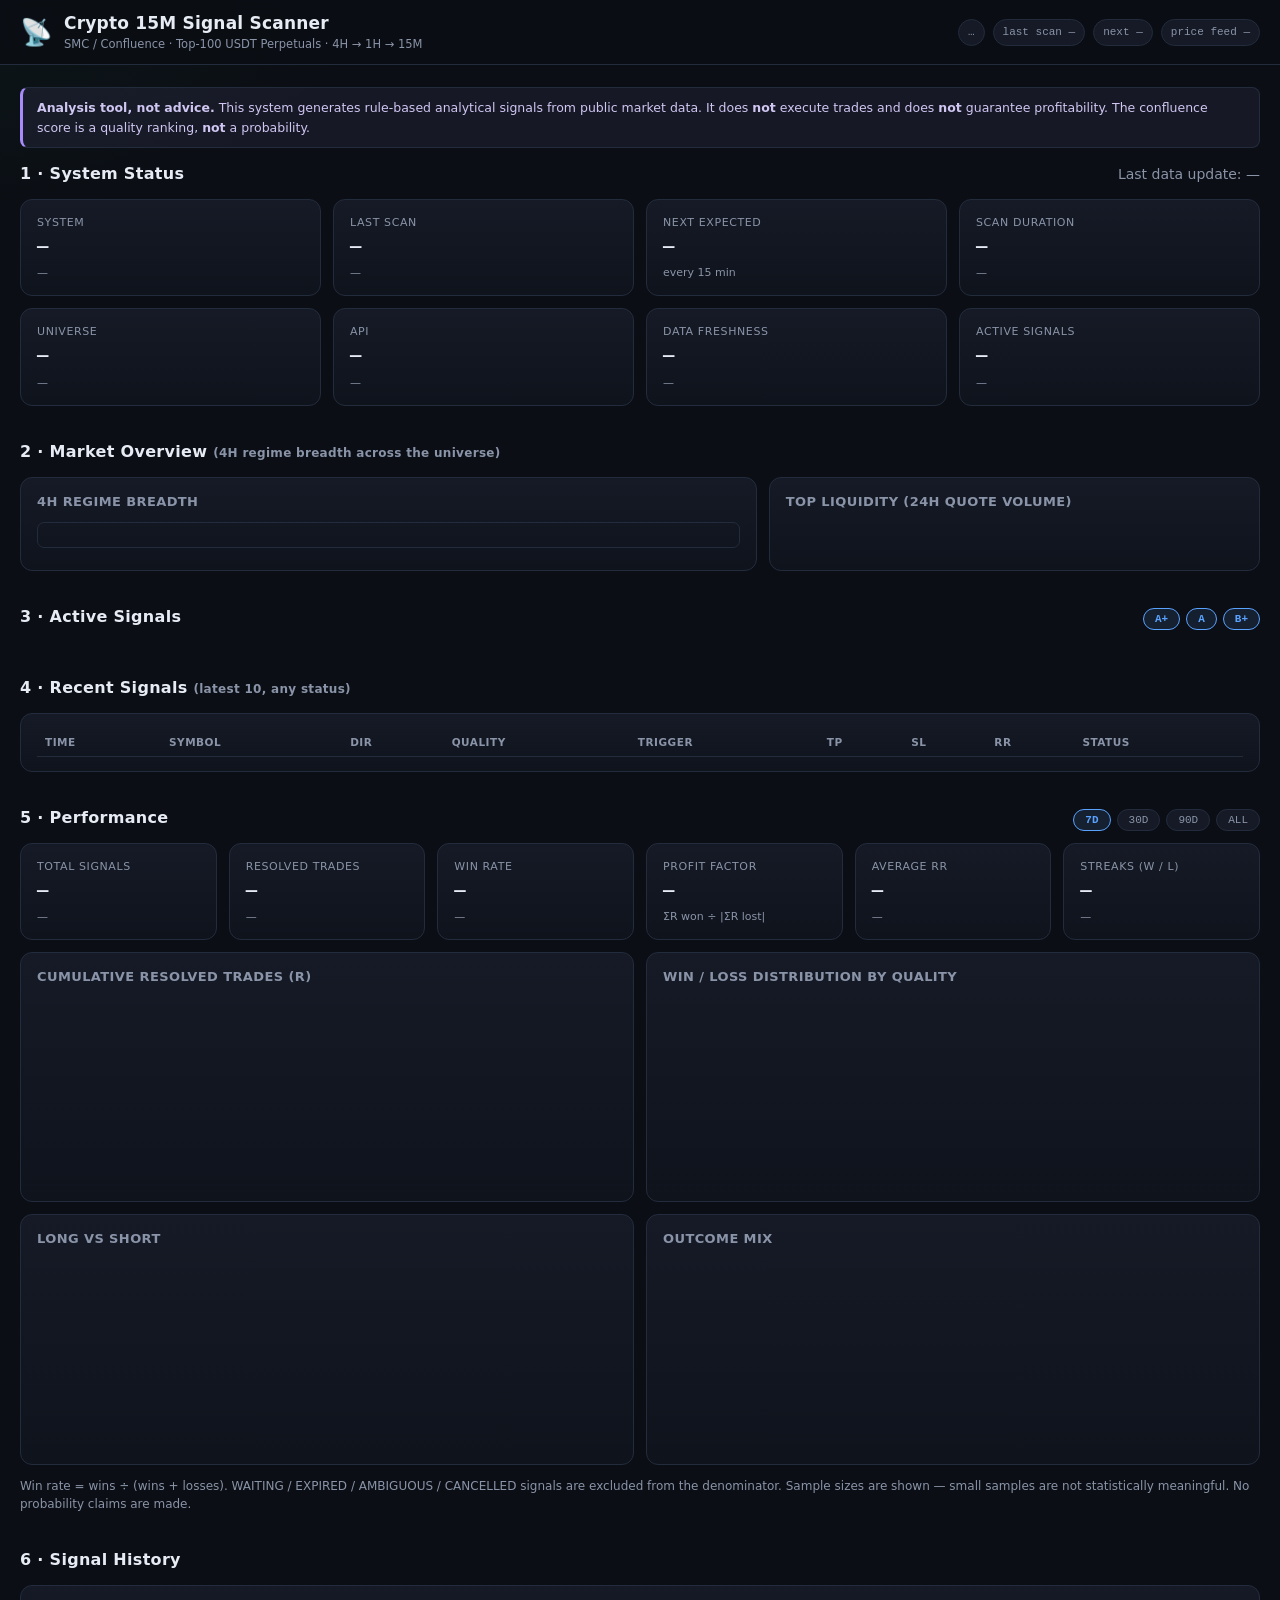
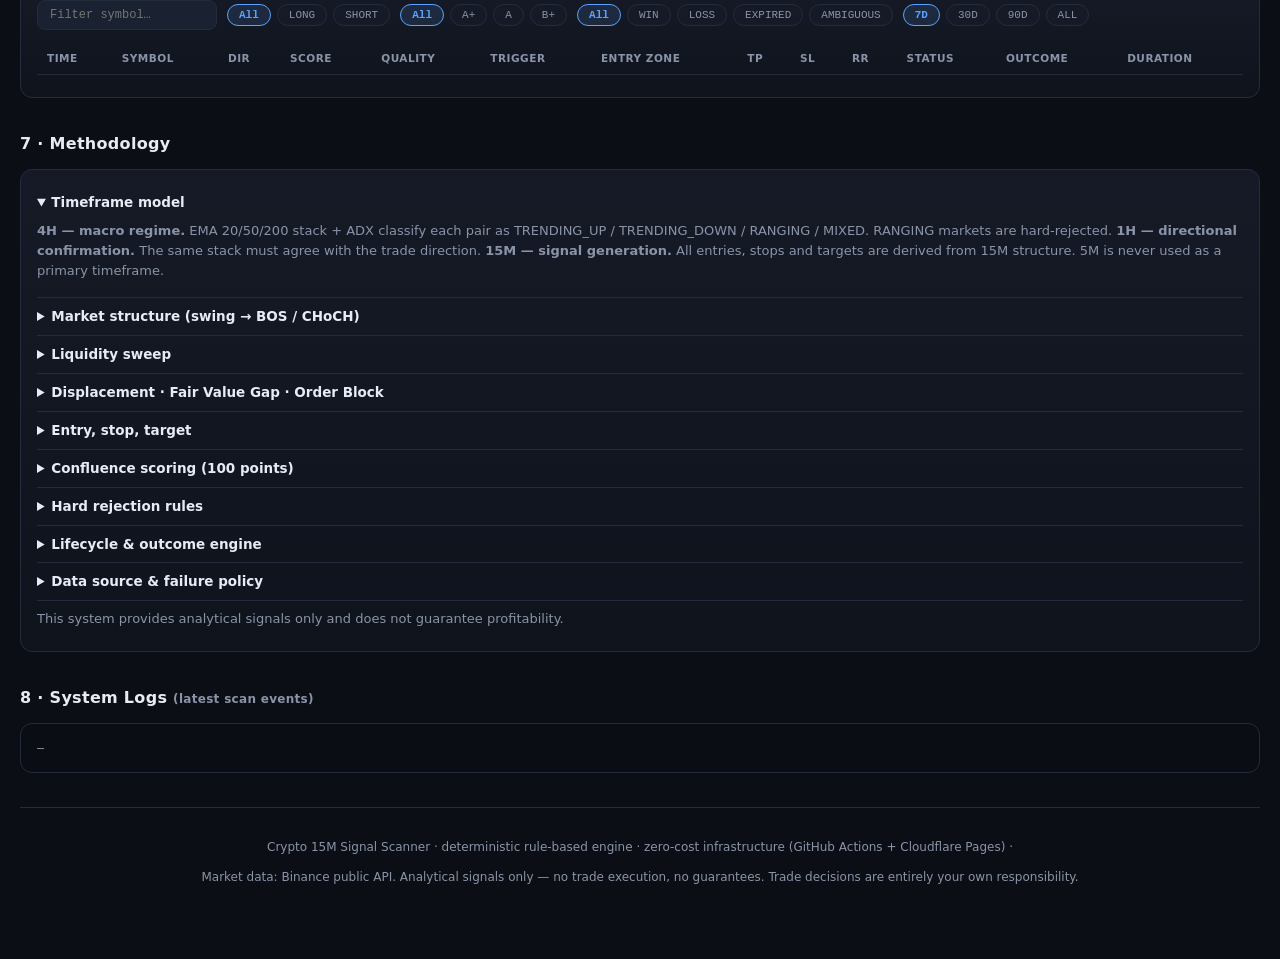
<file: frontend/preview.html>
<!DOCTYPE html>
<html lang="en">
<head>
<meta charset="UTF-8">
<meta name="viewport" content="width=device-width, initial-scale=1.0">
<title>Crypto 15M Signal Scanner — SMC Confluence Dashboard</title>
<meta name="description" content="Rule-based multi-timeframe crypto signal scanner. Analytical signals only — not financial advice.">
<style>
/* Crypto 15M Signal Scanner — dark professional theme (no external assets) */
:root {
  --bg: #0b0e14;
  --bg-2: #0f131c;
  --card: #151a26;
  --card-2: #1a2130;
  --line: #232c3d;
  --text: #e6ebf4;
  --muted: #8a94a8;
  --green: #22c383;
  --green-dim: rgba(34, 195, 131, .12);
  --red: #f0546c;
  --red-dim: rgba(240, 84, 108, .12);
  --amber: #f5b95c;
  --amber-dim: rgba(245, 185, 92, .12);
  --blue: #5aa2ff;
  --blue-dim: rgba(90, 162, 255, .12);
  --violet: #a78bfa;
  --gold: #ffd166;
  --font: "Inter", "Segoe UI", system-ui, -apple-system, Roboto, "Helvetica Neue", Arial, sans-serif;
  --mono: "JetBrains Mono", "SFMono-Regular", Consolas, "Liberation Mono", Menlo, monospace;
}

* { box-sizing: border-box; }
html { scroll-behavior: smooth; }
body {
  margin: 0;
  font-family: var(--font);
  background:
    radial-gradient(1100px 500px at 85% -10%, rgba(90, 162, 255, .07), transparent 60%),
    radial-gradient(900px 420px at -10% 0%, rgba(34, 195, 131, .05), transparent 55%),
    var(--bg);
  color: var(--text);
  font-size: 14px;
  line-height: 1.55;
}

/* ---------------- top bar ---------------- */
.topbar {
  position: sticky; top: 0; z-index: 50;
  background: rgba(11, 14, 20, .88);
  backdrop-filter: blur(8px);
  border-bottom: 1px solid var(--line);
}
.topbar-inner {
  max-width: 1280px; margin: 0 auto; padding: 10px 20px;
  display: flex; align-items: center; justify-content: space-between; gap: 14px; flex-wrap: wrap;
}
.brand { display: flex; align-items: center; gap: 12px; }
.brand-icon { font-size: 26px; }
.brand h1 { font-size: 17px; margin: 0; letter-spacing: .2px; }
.brand-sub { margin: 0; color: var(--muted); font-size: 11.5px; }
.top-status { display: flex; gap: 8px; flex-wrap: wrap; }
.chip {
  font-family: var(--mono); font-size: 11px; padding: 4px 9px; border-radius: 999px;
  border: 1px solid var(--line); background: var(--card); color: var(--muted); white-space: nowrap;
}
.chip-ok { color: var(--green); border-color: rgba(34,195,131,.4); background: var(--green-dim); }
.chip-warn { color: var(--amber); border-color: rgba(245,185,92,.4); background: var(--amber-dim); }
.chip-bad { color: var(--red); border-color: rgba(240,84,108,.4); background: var(--red-dim); }
.chip-idle { color: var(--muted); }

/* ---------------- layout ---------------- */
.container { max-width: 1280px; margin: 0 auto; padding: 22px 20px 60px; }
.section { margin-bottom: 34px; }
.section-head {
  display: flex; align-items: baseline; justify-content: space-between;
  gap: 12px; flex-wrap: wrap; margin-bottom: 12px;
}
.section-head h2 { font-size: 16px; margin: 0; letter-spacing: .3px; }
.muted { color: var(--muted); }
.small { font-size: 12px; }
.hidden { display: none !important; }

.notice {
  border: 1px solid var(--line); border-left: 3px solid var(--blue);
  background: var(--blue-dim); border-radius: 8px;
  padding: 10px 14px; margin-bottom: 14px; font-size: 12.5px; color: #c7d4ea;
}
.notice.warn { border-left-color: var(--amber); background: var(--amber-dim); color: #f0d9b8; }
.notice.disclaimer { border-left-color: var(--violet); background: rgba(167,139,250,.08); color: #cfc6f2; }

.grid { display: grid; gap: 12px; }
.grid-status { grid-template-columns: repeat(4, 1fr); }
.grid-overview { grid-template-columns: 3fr 2fr; }
.grid-perf { grid-template-columns: repeat(6, 1fr); }
.grid-charts { grid-template-columns: repeat(2, 1fr); margin-top: 12px; }

.card {
  background: linear-gradient(180deg, var(--card), var(--bg-2));
  border: 1px solid var(--line); border-radius: 12px; padding: 14px 16px;
}
.card h3 { margin: 0 0 10px; font-size: 13px; color: var(--muted); font-weight: 600; letter-spacing: .4px; text-transform: uppercase; }

.stat { display: flex; flex-direction: column; gap: 2px; }
.stat-label { font-size: 11px; text-transform: uppercase; letter-spacing: .6px; color: var(--muted); }
.stat-value { font-size: 19px; font-weight: 700; font-family: var(--mono); }
.stat-sub { font-size: 11px; color: var(--muted); }

/* ---------------- market overview ---------------- */
.breadth-bar { display: flex; height: 26px; border-radius: 7px; overflow: hidden; border: 1px solid var(--line); }
.breadth-bar .seg { display: flex; align-items: center; justify-content: center; font-size: 11px; font-family: var(--mono); color: #0b0e14; font-weight: 700; min-width: 0; white-space: nowrap; overflow: hidden; }
.breadth-legend { display: flex; gap: 14px; margin-top: 8px; font-size: 12px; color: var(--muted); flex-wrap: wrap; }
.dot { display: inline-block; width: 9px; height: 9px; border-radius: 3px; margin-right: 5px; }
.top-list { margin: 0; padding-left: 0; list-style: none; counter-reset: top; }
.top-list li {
  display: flex; justify-content: space-between; padding: 5px 0;
  border-bottom: 1px dashed var(--line); font-family: var(--mono); font-size: 12.5px;
}
.top-list li:last-child { border-bottom: 0; }
.top-list .rank { color: var(--muted); margin-right: 8px; }

/* ---------------- signal cards ---------------- */
.signal-grid { display: grid; grid-template-columns: repeat(auto-fill, minmax(330px, 1fr)); gap: 12px; }
.sig-card { border-radius: 12px; border: 1px solid var(--line); background: linear-gradient(180deg, var(--card), var(--bg-2)); overflow: hidden; }
.sig-card.long { border-color: rgba(34, 195, 131, .35); }
.sig-card.short { border-color: rgba(240, 84, 108, .35); }
.sig-head { display: flex; align-items: center; justify-content: space-between; padding: 10px 14px; border-bottom: 1px solid var(--line); }
.sig-symbol { font-family: var(--mono); font-weight: 700; font-size: 15px; letter-spacing: .4px; }
.sig-dir { font-family: var(--mono); font-size: 11px; font-weight: 800; padding: 3px 9px; border-radius: 6px; }
.long .sig-dir { background: var(--green-dim); color: var(--green); }
.short .sig-dir { background: var(--red-dim); color: var(--red); }
.sig-quality { font-family: var(--mono); font-size: 12px; font-weight: 800; padding: 3px 9px; border-radius: 6px; border: 1px solid; }
.q-A\+ { color: var(--gold); border-color: rgba(255, 209, 102, .5); background: rgba(255,209,102,.08); }
.q-A { color: var(--green); border-color: rgba(34,195,131,.5); background: var(--green-dim); }
.q-B\+ { color: var(--blue); border-color: rgba(90,162,255,.5); background: var(--blue-dim); }

.sig-price-row { display: flex; gap: 10px; padding: 10px 14px; }
.price-box { flex: 1; border: 1px solid var(--line); border-radius: 9px; padding: 8px 10px; background: var(--card-2); }
.price-box .lbl { font-size: 10px; text-transform: uppercase; letter-spacing: .5px; color: var(--muted); display: flex; justify-content: space-between; }
.price-box .val { font-family: var(--mono); font-size: 15px; font-weight: 700; margin-top: 2px; }
.price-box .sub { font-size: 10.5px; color: var(--muted); font-family: var(--mono); }
.trigger-gap { color: var(--muted); font-family: var(--mono); font-size: 11px; margin-top: 3px; }

.sig-levels { padding: 4px 14px 10px; display: grid; grid-template-columns: 1fr 1fr 1fr; gap: 8px; }
.lvl { border-radius: 8px; padding: 7px 9px; border: 1px solid var(--line); background: var(--card-2); }
.lvl .lbl { font-size: 10px; color: var(--muted); text-transform: uppercase; letter-spacing: .5px; }
.lvl .val { font-family: var(--mono); font-size: 13px; font-weight: 600; }
.lvl.tp .val { color: var(--green); }
.lvl.sl .val { color: var(--red); }
.lvl.rr .val { color: var(--amber); }

.sig-meta { padding: 8px 14px; border-top: 1px solid var(--line); display: flex; flex-wrap: wrap; gap: 6px; }
.tag { font-family: var(--mono); font-size: 10.5px; padding: 3px 8px; border-radius: 5px; background: var(--card-2); border: 1px solid var(--line); color: var(--muted); }
.tag b { color: var(--text); font-weight: 600; }
.tag.on { color: var(--green); border-color: rgba(34,195,131,.35); }
.tag.off { opacity: .6; }
.sig-status { padding: 8px 14px 12px; display: flex; justify-content: space-between; align-items: center; }
.status-badge { font-family: var(--mono); font-size: 11.5px; font-weight: 800; padding: 4px 10px; border-radius: 6px; }
.st-WAITING_TRIGGER { background: var(--blue-dim); color: var(--blue); }
.st-TRIGGERED { background: var(--amber-dim); color: var(--amber); }
.st-WIN { background: var(--green-dim); color: var(--green); }
.st-LOSS { background: var(--red-dim); color: var(--red); }
.st-EXPIRED, .st-CANCELLED, .st-AMBIGUOUS { background: var(--card-2); color: var(--muted); }
.sig-time { font-size: 10.5px; color: var(--muted); font-family: var(--mono); }

/* ---------------- tables ---------------- */
.table-wrap { overflow-x: auto; }
.table { width: 100%; border-collapse: collapse; font-size: 12.5px; }
.table th {
  text-align: left; font-size: 10.5px; text-transform: uppercase; letter-spacing: .5px;
  color: var(--muted); padding: 8px 10px; border-bottom: 1px solid var(--line); white-space: nowrap;
}
.table td { padding: 7px 10px; border-bottom: 1px solid rgba(35, 44, 61, .5); white-space: nowrap; font-family: var(--mono); }
.table tbody tr:hover { background: rgba(90, 162, 255, .04); }
.table .num { text-align: right; }
.table.compact td, .table.compact th { padding: 6px 8px; }
.dir-l { color: var(--green); font-weight: 700; }
.dir-s { color: var(--red); font-weight: 700; }
.empty { color: var(--muted); font-size: 13px; padding: 18px; text-align: center; }

/* ---------------- controls ---------------- */
.filter-pills { display: flex; gap: 6px; flex-wrap: wrap; }
.pill {
  font-family: var(--mono); font-size: 11px; padding: 4px 11px; cursor: pointer;
  border-radius: 999px; border: 1px solid var(--line); background: var(--card); color: var(--muted);
  transition: all .15s;
}
.pill:hover { border-color: var(--blue); color: var(--text); }
.pill.active { background: var(--blue-dim); border-color: var(--blue); color: var(--blue); font-weight: 700; }
.history-controls { display: flex; gap: 10px; flex-wrap: wrap; align-items: center; margin-bottom: 12px; }
#hist-search {
  background: var(--card-2); border: 1px solid var(--line); color: var(--text);
  border-radius: 8px; padding: 7px 12px; font-family: var(--mono); font-size: 12px; width: 180px; outline: none;
}
#hist-search:focus { border-color: var(--blue); }
#history-count { padding: 8px 2px 0; }

/* ---------------- charts ---------------- */
.chart-card .chart { min-height: 190px; }
.chart svg { width: 100%; height: 190px; display: block; }
.chart .axis-label { font-size: 10px; fill: var(--muted); font-family: var(--mono); }
.chart .bar-label { font-size: 10px; fill: var(--text); font-family: var(--mono); }
.chart .grid-line { stroke: var(--line); stroke-width: 1; stroke-dasharray: 3 4; }
.chart .zero-line { stroke: var(--muted); stroke-width: 1; }

/* ---------------- methodology & logs ---------------- */
.methodology details { border-bottom: 1px solid var(--line); padding: 8px 0; }
.methodology summary { cursor: pointer; font-weight: 600; font-size: 13.5px; color: var(--text); }
.methodology p { color: var(--muted); font-size: 13px; margin: 8px 0; }
.log-box { background: #0a0d13; }
.log-box pre {
  margin: 0; font-family: var(--mono); font-size: 11.5px; line-height: 1.7;
  color: #9fb0c8; max-height: 340px; overflow-y: auto; white-space: pre-wrap;
}
.log-box .lv-info { color: var(--muted); }
.log-box .lv-warn { color: var(--amber); }
.log-box .lv-error { color: var(--red); }

.footer { border-top: 1px solid var(--line); padding-top: 18px; text-align: center; font-size: 12px; color: var(--muted); }

/* ---------------- responsive ---------------- */
@media (max-width: 1080px) {
  .grid-status { grid-template-columns: repeat(2, 1fr); }
  .grid-perf { grid-template-columns: repeat(3, 1fr); }
  .grid-overview { grid-template-columns: 1fr; }
}
@media (max-width: 640px) {
  .topbar-inner { padding: 10px 14px; }
  .container { padding: 16px 12px 40px; }
  .grid-status, .grid-perf, .grid-charts { grid-template-columns: 1fr; }
  .signal-grid { grid-template-columns: 1fr; }
  .brand h1 { font-size: 15px; }
  .stat-value { font-size: 17px; }
  .top-status { width: 100%; }
}

</style>
<link rel="icon" href="data:image/svg+xml,<svg xmlns='http://www.w3.org/2000/svg' viewBox='0 0 100 100'><text y='.9em' font-size='90'>📡</text></svg>">
</head>
<body>
<header class="topbar">
  <div class="topbar-inner">
    <div class="brand">
      <span class="brand-icon">📡</span>
      <div>
        <h1>Crypto 15M Signal Scanner</h1>
        <p class="brand-sub">SMC / Confluence · Top-100 USDT Perpetuals · 4H → 1H → 15M</p>
      </div>
    </div>
    <div class="top-status" id="top-status">
      <span class="chip chip-idle" id="chip-health">…</span>
      <span class="chip" id="chip-lastscan">last scan —</span>
      <span class="chip" id="chip-nextscan">next —</span>
      <span class="chip" id="chip-price-mode">price feed —</span>
    </div>
  </div>
</header>

<main class="container">

  <div class="notice hidden" id="preview-notice">
    Live data files are unreachable in this embedded preview (sandboxed, no network).
    Deploy on Cloudflare Pages or run <code>python -m http.server</code> in <code>frontend/</code> for the full dashboard.
  </div>
  <div class="notice warn hidden" id="health-notice"></div>
  <div class="notice disclaimer">
    <strong>Analysis tool, not advice.</strong> This system generates rule-based analytical
    signals from public market data. It does <strong>not</strong> execute trades and does
    <strong>not</strong> guarantee profitability. The confluence score is a quality ranking,
    <strong>not</strong> a probability.
  </div>

  <!-- ============ SYSTEM STATUS ============ -->
  <section id="system-status" class="section">
    <div class="section-head">
      <h2>1 · System Status</h2>
      <span class="muted" id="data-updated">Last data update: —</span>
    </div>
    <div class="grid grid-status">
      <div class="card stat"><span class="stat-label">System</span><span class="stat-value" id="st-system">—</span><span class="stat-sub" id="st-health-sub">—</span></div>
      <div class="card stat"><span class="stat-label">Last Scan</span><span class="stat-value" id="st-lastscan">—</span><span class="stat-sub" id="st-jitter">—</span></div>
      <div class="card stat"><span class="stat-label">Next Expected</span><span class="stat-value" id="st-nextscan">—</span><span class="stat-sub">every 15 min</span></div>
      <div class="card stat"><span class="stat-label">Scan Duration</span><span class="stat-value" id="st-duration">—</span><span class="stat-sub" id="st-symbols">—</span></div>
      <div class="card stat"><span class="stat-label">Universe</span><span class="stat-value" id="st-universe">—</span><span class="stat-sub" id="st-universe-src">—</span></div>
      <div class="card stat"><span class="stat-label">API</span><span class="stat-value" id="st-api">—</span><span class="stat-sub" id="st-api-reqs">—</span></div>
      <div class="card stat"><span class="stat-label">Data Freshness</span><span class="stat-value" id="st-fresh">—</span><span class="stat-sub" id="st-fresh-age">—</span></div>
      <div class="card stat"><span class="stat-label">Active Signals</span><span class="stat-value" id="st-active">—</span><span class="stat-sub" id="st-active-sub">—</span></div>
    </div>
  </section>

  <!-- ============ MARKET OVERVIEW ============ -->
  <section id="market-overview" class="section">
    <div class="section-head"><h2>2 · Market Overview <span class="muted small">(4H regime breadth across the universe)</span></h2></div>
    <div class="grid grid-overview">
      <div class="card overview-breadth">
        <h3>4H Regime Breadth</h3>
        <div class="breadth-bar" id="breadth-bar"></div>
        <div class="breadth-legend" id="breadth-legend"></div>
      </div>
      <div class="card overview-top">
        <h3>Top Liquidity (24h quote volume)</h3>
        <ol class="top-list" id="top-volume"></ol>
      </div>
    </div>
  </section>

  <!-- ============ ACTIVE SIGNALS ============ -->
  <section id="active-signals" class="section">
    <div class="section-head">
      <h2>3 · Active Signals</h2>
      <div class="filter-pills" id="active-filter">
        <button class="pill active" data-q="A+">A+</button>
        <button class="pill active" data-q="A">A</button>
        <button class="pill active" data-q="B+">B+</button>
      </div>
    </div>
    <div id="active-empty" class="card empty hidden">No active signals. The engine publishes only
      high-confluence setups (score ≥ 80) — an empty board means no qualifying structure right now.
      Zero forced signals is by design.</div>
    <div class="signal-grid" id="active-grid"></div>
  </section>

  <!-- ============ RECENT SIGNALS ============ -->
  <section id="recent-signals" class="section">
    <div class="section-head"><h2>4 · Recent Signals <span class="muted small">(latest 10, any status)</span></h2></div>
    <div class="card table-wrap">
      <table class="table compact" id="recent-table">
        <thead><tr><th>Time</th><th>Symbol</th><th>Dir</th><th>Quality</th><th>Trigger</th><th>TP</th><th>SL</th><th>RR</th><th>Status</th></tr></thead>
        <tbody></tbody>
      </table>
      <div class="empty small hidden" id="recent-empty">No signals generated yet — history builds as scans run every 15 minutes.</div>
    </div>
  </section>

  <!-- ============ PERFORMANCE ============ -->
  <section id="performance" class="section">
    <div class="section-head">
      <h2>5 · Performance</h2>
      <div class="filter-pills" id="perf-range">
        <button class="pill active" data-range="7">7D</button>
        <button class="pill" data-range="30">30D</button>
        <button class="pill" data-range="90">90D</button>
        <button class="pill" data-range="0">ALL</button>
      </div>
    </div>
    <div class="grid grid-perf">
      <div class="card stat"><span class="stat-label">Total Signals</span><span class="stat-value" id="pf-total">—</span><span class="stat-sub" id="pf-waiting">—</span></div>
      <div class="card stat"><span class="stat-label">Resolved Trades</span><span class="stat-value" id="pf-resolved">—</span><span class="stat-sub" id="pf-split">—</span></div>
      <div class="card stat"><span class="stat-label">Win Rate</span><span class="stat-value" id="pf-winrate">—</span><span class="stat-sub" id="pf-winrate-n">—</span></div>
      <div class="card stat"><span class="stat-label">Profit Factor</span><span class="stat-value" id="pf-pf">—</span><span class="stat-sub">ΣR won ÷ |ΣR lost|</span></div>
      <div class="card stat"><span class="stat-label">Average RR</span><span class="stat-value" id="pf-rr">—</span><span class="stat-sub" id="pf-score">—</span></div>
      <div class="card stat"><span class="stat-label">Streaks (W / L)</span><span class="stat-value" id="pf-streaks">—</span><span class="stat-sub" id="pf-times">—</span></div>
    </div>
    <div class="grid grid-charts">
      <div class="card chart-card"><h3>Cumulative resolved trades (R)</h3><div id="chart-equity" class="chart"></div></div>
      <div class="card chart-card"><h3>Win / loss distribution by quality</h3><div id="chart-quality" class="chart"></div></div>
      <div class="card chart-card"><h3>LONG vs SHORT</h3><div id="chart-direction" class="chart"></div></div>
      <div class="card chart-card"><h3>Outcome mix</h3><div id="chart-outcomes" class="chart"></div></div>
    </div>
    <p class="muted small">Win rate = wins ÷ (wins + losses). WAITING / EXPIRED / AMBIGUOUS / CANCELLED
      signals are excluded from the denominator. Sample sizes are shown — small samples are not
      statistically meaningful. No probability claims are made.</p>
  </section>

  <!-- ============ SIGNAL HISTORY ============ -->
  <section id="signal-history" class="section">
    <div class="section-head"><h2>6 · Signal History</h2></div>
    <div class="card">
      <div class="history-controls">
        <input type="search" id="hist-search" placeholder="Filter symbol…">
        <div class="filter-pills" id="hist-direction">
          <button class="pill active" data-d="all">All</button>
          <button class="pill" data-d="long">LONG</button>
          <button class="pill" data-d="short">SHORT</button>
        </div>
        <div class="filter-pills" id="hist-quality">
          <button class="pill active" data-q="all">All</button>
          <button class="pill" data-q="A+">A+</button>
          <button class="pill" data-q="A">A</button>
          <button class="pill" data-q="B+">B+</button>
        </div>
        <div class="filter-pills" id="hist-outcome">
          <button class="pill active" data-o="all">All</button>
          <button class="pill" data-o="WIN">WIN</button>
          <button class="pill" data-o="LOSS">LOSS</button>
          <button class="pill" data-o="EXPIRED">EXPIRED</button>
          <button class="pill" data-o="AMBIGUOUS">AMBIGUOUS</button>
        </div>
        <div class="filter-pills" id="hist-range">
          <button class="pill active" data-range="7">7D</button>
          <button class="pill" data-range="30">30D</button>
          <button class="pill" data-range="90">90D</button>
          <button class="pill" data-range="0">ALL</button>
        </div>
      </div>
      <div class="table-wrap">
        <table class="table" id="history-table">
          <thead><tr>
            <th>Time</th><th>Symbol</th><th>Dir</th><th>Score</th><th>Quality</th>
            <th>Trigger</th><th>Entry Zone</th><th>TP</th><th>SL</th><th>RR</th>
            <th>Status</th><th>Outcome</th><th>Duration</th>
          </tr></thead>
          <tbody></tbody>
        </table>
        <div class="empty small hidden" id="history-empty">No signals match the current filters.</div>
      </div>
      <div class="muted small" id="history-count"></div>
    </div>
  </section>

  <!-- ============ METHODOLOGY ============ -->
  <section id="methodology" class="section">
    <div class="section-head"><h2>7 · Methodology</h2></div>
    <div class="card methodology">
      <details open><summary>Timeframe model</summary>
        <p><strong>4H — macro regime.</strong> EMA 20/50/200 stack + ADX classify each pair as
        TRENDING_UP / TRENDING_DOWN / RANGING / MIXED. RANGING markets are hard-rejected.
        <strong>1H — directional confirmation.</strong> The same stack must agree with the trade
        direction. <strong>15M — signal generation.</strong> All entries, stops and targets are
        derived from 15M structure. 5M is never used as a primary timeframe.</p></details>
      <details><summary>Market structure (swing → BOS / CHoCH)</summary>
        <p>Swing highs/lows are 2-bar fractals, only usable once <em>confirmed</em> two bars later
        (strictly no lookahead). A <strong>BOS</strong> is a <em>close</em> beyond the most recent
        confirmed swing in the trend direction (continuation). A <strong>CHoCH</strong> is a close
        against the established trend (character change). Wick breaks never count. HH/HL/LH/LL and
        equal-high/low pools (ATR tolerance) map the structure sequence.</p></details>
      <details><summary>Liquidity sweep</summary>
        <p>A candle wicks beyond a prior confirmed swing high/low (excursion ≤ 1× ATR) but
        <em>closes back</em> on the original side — a stop-hunt rejection proxy. Real
        breakout-and-acceptance is not classified as a sweep.</p></details>
      <details><summary>Displacement · Fair Value Gap · Order Block</summary>
        <p><strong>Displacement:</strong> candle body ≥ 1.5× ATR (institutional imbalance proxy).
        <strong>FVG (3-candle model):</strong> candle-3 low leaves a gap above candle-1 high
        (bullish) or below its low (bearish); gaps smaller than 0.1× ATR are ignored.
        <strong>Order Block:</strong> the last opposite-colour candle before a displacement that
        broke structure; zone = that candle's full range. These are price-action proxies — the
        system does not claim to see real institutional orders.</p></details>
      <details><summary>Entry, stop, target</summary>
        <p>Signals are <em>limit-of-intention</em> style: LONG trigger = confirmation-candle high
        + 0.1× ATR (buy-stop); entry zone = trigger − 0.5× ATR → trigger. A signal stays
        WAITING_TRIGGER until real price trades through the trigger. Stop = swept invalidation
        structure ± 0.5× ATR buffer (never a fixed percentage; rejected if &gt; 3.5× ATR).
        Targets are the nearest <em>real</em> swing-liquidity levels offering RR ≥ 2.5, preferring
        ≥ 3R when structure allows. Setups whose nearest realistic liquidity cannot fund the RR
        are rejected — TP is never fabricated.</p></details>
      <details><summary>Confluence scoring (100 points)</summary>
        <p>HTF alignment 20 · market structure 20 · liquidity/SMC 20 · momentum 15 · volume 10 ·
        volatility 5 · risk/reward 10. Tiers: <strong>A+ ≥ 90, A ≥ 85, B+ ≥ 80</strong> — anything
        below 80 is never published. The score ranks confluence quality; it is NOT a win
        probability.</p></details>
      <details><summary>Hard rejection rules</summary>
        <p>Regardless of score, a setup is rejected when: 4H and 1H both oppose the direction;
        RR &lt; 2.5; 4H regime is RANGING; ADX &lt; 15 with no emerging-trend evidence (DI aligned
        + ADX rising / DI spread ≥ 3); relative volume &lt; 1.2×; stop distance abnormal; entry
        pressed against major opposing structure; price has already displaced too far (late
        entry); data stale or candles missing; the symbol already has an active same-direction
        signal; a duplicate setup is inside the cooldown window; or any data-integrity check
        fails. Signals can never depend on future candles (replay-verified).</p></details>
      <details><summary>Lifecycle &amp; outcome engine</summary>
        <p>WAITING_TRIGGER → TRIGGERED (price trades the trigger; gap opens fill at the open) →
        WIN (TP) / LOSS (SL) / AMBIGUOUS (both touched in one candle and 1-minute data cannot
        determine order — never counted as a win) / CANCELLED (max holding 4h) / EXPIRED (no
        trigger within 12 × 15m candles). Signals are immutable after generation: entry, trigger,
        SL and TP are never rewritten (no repainting).</p></details>
      <details><summary>Data source &amp; failure policy</summary>
        <p>Binance USDⓈ-M public market data only (no API key, no account access). If data cannot
        be retrieved, the scan is marked degraded/failed, previous valid data is retained, and no
        simulated values are ever produced. Frontend prices are labelled LIVE only when the
        browser successfully refreshed them from the exchange.</p></details>
      <p class="muted">This system provides analytical signals only and does not guarantee profitability.</p>
    </div>
  </section>

  <!-- ============ SYSTEM LOGS ============ -->
  <section id="system-logs" class="section">
    <div class="section-head"><h2>8 · System Logs <span class="muted small">(latest scan events)</span></h2></div>
    <div class="card log-box"><pre id="log-box">—</pre></div>
  </section>

  <footer class="footer">
    <p>Crypto 15M Signal Scanner · deterministic rule-based engine · zero-cost infrastructure
      (GitHub Actions + Cloudflare Pages) · <span id="ft-version"></span></p>
    <p class="muted small">Market data: Binance public API. Analytical signals only — no trade
      execution, no guarantees. Trade decisions are entirely your own responsibility.</p>
  </footer>
</main>

<script>
/* Crypto 15M Signal Scanner — dashboard logic (vanilla JS, no dependencies).
 *
 * Data flow:
 *  - /data/*.json files are refreshed every 60 s (produced by the Python engine
 *    every 15 min via GitHub Actions). The "last data update" label always shows
 *    the browser refresh time of those files.
 *  - Live prices are fetched directly from Binance's public ticker every 20 s.
 *    A price is labelled "LIVE" ONLY when that browser fetch succeeded; if it
 *    fails we fall back to the scan-time price and label it "SCAN".
 *  - Performance metrics for the selected date range are recomputed client-side
 *    from signals.json with the same definitions as the Python engine
 *    (win rate = wins / (wins + losses); ambiguous/expired excluded).
 */
"use strict";

const DATA_INTERVAL_MS = 60_000;
const PRICE_INTERVAL_MS = 20_000;
const PRICE_ENDPOINTS = [
  "https://fapi.binance.com/fapi/v1/ticker/price",
  "https://www.binance.com/fapi/v1/ticker/price",
];

const TZ = "Asia/Kuala_Lumpur";
const $ = (id) => document.getElementById(id);
const fmtTime = (ms) => ms ? new Date(ms).toLocaleString("en-MY", {
  timeZone: TZ, hour12: false, day: "2-digit", month: "short",
  hour: "2-digit", minute: "2-digit", second: "2-digit" }) : "—";
const fmtClock = (ms) => ms ? new Date(ms).toLocaleTimeString("en-MY", {
  timeZone: TZ, hour12: false }) : "—";
const fmtPrice = (v) => v == null ? "—" : Number(v).toLocaleString("en-US", { maximumFractionDigits: 6 });
const fmtAgo = (ms) => {
  if (!ms) return "—";
  const s = Math.max(0, (Date.now() - ms) / 1000);
  if (s < 90) return `${Math.round(s)}s ago`;
  if (s < 5400) return `${Math.round(s / 60)} min ago`;
  return `${(s / 3600).toFixed(1)} h ago`;
};
const fmtDur = (ms) => {
  if (ms == null) return "—";
  const m = Math.round(ms / 60000);
  if (m < 60) return `${m}m`;
  return `${Math.floor(m / 60)}h ${m % 60}m`;
};

const state = {
  signals: [], status: null, snapshots: [], performance: null,
  lastDataUpdate: null,
  livePrices: {}, liveOk: false, liveAt: null,
  activeFilter: new Set(["A+", "A", "B+"]),
  perfRange: 7, histRange: 7, histDir: "all", histQuality: "all",
  histOutcome: "all", histSearch: "",
};

/* ------------------------------------------------------------------ data */
async function loadJSON(name) {
  const res = await fetch(`data/${name}?t=${Date.now()}`, { cache: "no-store" });
  if (!res.ok) throw new Error(`${name}: HTTP ${res.status}`);
  return res.json();
}

async function refreshData() {
  try {
    const [signals, status, snapshots, performance] = await Promise.all([
      loadJSON("signals.json"), loadJSON("system-status.json"),
      loadJSON("market-snapshots.json").catch(() => []),
      loadJSON("performance.json").catch(() => null),
    ]);
    state.signals = Array.isArray(signals?.signals) ? signals.signals : [];
    state.status = status || null;
    state.snapshots = Array.isArray(snapshots) ? snapshots : [];
    state.performance = performance;
    state.lastDataUpdate = Date.now();
    $("preview-notice").classList.add("hidden");
    renderAll();
  } catch (err) {
    console.warn("data refresh failed:", err);
    $("preview-notice").classList.remove("hidden");
  }
}

/* live prices from the browser (Binance public ticker, CORS-enabled) */
async function refreshPrices() {
  const symbols = [...new Set(state.signals
    .filter(s => s.status === "WAITING_TRIGGER" || s.status === "TRIGGERED")
    .map(s => s.symbol))];
  if (!symbols.length) { state.liveOk = false; renderTopChips(); return; }
  for (const base of PRICE_ENDPOINTS) {
    try {
      const qs = encodeURIComponent(JSON.stringify(symbols.slice(0, 40)));
      const res = await fetch(`${base}?symbols=${qs}`, { cache: "no-store" });
      if (!res.ok) continue;
      const rows = await res.json();
      if (!Array.isArray(rows)) continue;
      rows.forEach(r => { state.livePrices[r.symbol] = parseFloat(r.price); });
      state.liveOk = true;
      state.liveAt = Date.now();
      renderTopChips(); renderActive(); renderRecent();
      return;
    } catch (_) { /* try next endpoint */ }
  }
  state.liveOk = false;
  renderTopChips(); renderActive(); renderRecent();
}

/* ------------------------------------------------------------------ render */
function renderAll() {
  renderTopChips();
  renderStatus();
  renderOverview();
  renderActive();
  renderRecent();
  renderPerformance();
  renderHistory();
  renderLogs();
  $("ft-version").textContent = state.status?.version ? `engine v${state.status.version}` : "";
}

function renderTopChips() {
  const st = state.status;
  const health = st?.health ?? "UNKNOWN";
  const chip = $("chip-health");
  chip.textContent = health === "HEALTHY" ? "SYSTEM ONLINE" :
    health === "DEGRADED" ? "DEGRADED" : health === "FAILED" ? "SYSTEM OFFLINE" : "…";
  chip.className = "chip " + (health === "HEALTHY" ? "chip-ok" :
    health === "DEGRADED" ? "chip-warn" : "chip-bad");
  const last = st?.lastScan?.executedAt;
  $("chip-lastscan").textContent = `last scan ${last ? fmtClock(last) + " MYT" : "—"}`;
  const next = st?.nextExpectedScanAt;
  $("chip-nextscan").textContent = next ? `next ~${fmtClock(next)} MYT` : "next —";
  const pm = $("chip-price-mode");
  if (state.liveOk) {
    pm.textContent = `LIVE PRICE ${fmtClock(state.liveAt)}`;
    pm.className = "chip chip-ok";
  } else {
    pm.textContent = "price: scan snapshot";
    pm.className = "chip";
  }
  $("data-updated").textContent =
    `Last data update: ${state.lastDataUpdate ? fmtTime(state.lastDataUpdate) : "—"}`;

  const notice = $("health-notice");
  if (health === "FAILED") {
    notice.textContent = "⚠ Last scan FAILED — API unreachable. Showing the last successful scan data. No simulated data is ever shown.";
    notice.classList.remove("hidden");
  } else if (health === "DEGRADED") {
    notice.textContent = "⚠ Last scan completed with degraded data quality (some symbols failed or data delayed).";
    notice.classList.remove("hidden");
  } else notice.classList.add("hidden");
}

function renderStatus() {
  const st = state.status; if (!st) return;
  const ls = st.lastScan || {};
  $("st-system").textContent = st.health ?? "—";
  $("st-health-sub").textContent = ls.status ? `scan ${ls.status}` : "—";
  $("st-lastscan").textContent = ls.executedAt ? fmtClock(ls.executedAt) : "—";
  $("st-jitter").textContent = ls.jitterSeconds != null ? `scheduled ${fmtClock(ls.scheduledAt)} · jitter ${ls.jitterSeconds}s` : "—";
  $("st-nextscan").textContent = st.nextExpectedScanAt ? fmtClock(st.nextExpectedScanAt) : "—";
  $("st-duration").textContent = ls.durationMs != null ? (ls.durationMs / 1000).toFixed(1) + "s" : "—";
  $("st-symbols").textContent = `${ls.symbolsValid ?? 0}/${ls.symbolsScanned ?? 0} valid · ${ls.dataFailures ?? 0} failed`;
  $("st-universe").textContent = `${ls.universeSize ?? st.universeSize ?? "—"} pairs`;
  $("st-universe-src").textContent = ls.universeSource ? `via ${ls.universeSource}` : "—";
  const api = ls.apiHealth ?? "—";
  $("st-api").textContent = api;
  $("st-api-reqs").textContent = ls.apiStats ? `${ls.apiStats.requests ?? 0} req · ${ls.apiStats.errors ?? 0} err · ${ls.apiStats.retries ?? 0} retry` : "—";
  const fresh = ls.dataFreshness ?? {};
  $("st-fresh").textContent = fresh.label ?? "—";
  $("st-fresh-age").textContent = fresh.ageSeconds != null ? `candle age ${fmtDur(fresh.ageSeconds * 1000)}` : "—";
  const active = state.signals.filter(s => s.status === "WAITING_TRIGGER" || s.status === "TRIGGERED");
  $("st-active").textContent = active.length;
  $("st-active-sub").textContent = `${active.filter(s => s.status === "TRIGGERED").length} triggered · ${active.filter(s => s.status === "WAITING_TRIGGER").length} waiting`;
}

function renderOverview() {
  const snap = state.snapshots[state.snapshots.length - 1];
  const bar = $("breadth-bar"), legend = $("breadth-legend");
  bar.innerHTML = ""; legend.innerHTML = "";
  if (!snap) return;
  const colors = { TRENDING_UP: "var(--green)", TRENDING_DOWN: "var(--red)",
                   RANGING: "var(--amber)", MIXED: "var(--blue)" };
  const total = Object.values(snap.breadth || {}).reduce((a, b) => a + b, 0) || 1;
  for (const [k, v] of Object.entries(snap.breadth || {})) {
    if (!v) continue;
    const seg = document.createElement("div");
    seg.className = "seg";
    seg.style.background = colors[k] || "var(--muted)";
    seg.style.width = `${(v / total) * 100}%`;
    seg.title = `${k}: ${v}`;
    if (v / total > 0.08) seg.textContent = v;
    bar.appendChild(seg);
    const li = document.createElement("span");
    li.innerHTML = `<span class="dot" style="background:${colors[k]}"></span>${k.replace("_", " ")} · ${v} (${Math.round(100 * v / total)}%)`;
    legend.appendChild(li);
  }
  const top = snap.topVolume || [];
  $("top-volume").innerHTML = top.slice(0, 10).map((t, i) =>
    `<li><span><span class="rank">#${i + 1}</span>${t.symbol}</span>
     <span>$${Number(t.quoteVolume / 1e6).toFixed(1)}M</span></li>`).join("");
}

function signalCard(s) {
  const long = s.direction === "LONG";
  const live = state.livePrices[s.symbol];
  const price = state.liveOk && live != null ? live : s.currentPrice;
  const priceLbl = state.liveOk && live != null ? "LIVE MARKET PRICE" : "PRICE (SCAN)";
  const trigger = s.triggerPrice;
  const gapPct = trigger ? ((price - trigger) / trigger * 100) : null;
  const gapTxt = gapPct == null ? "" :
    (s.status === "WAITING_TRIGGER"
      ? (long ? `needs +${Math.max(0, ((trigger - price) / price) * 100).toFixed(2)}% to trigger`
              : `needs −${Math.max(0, ((price - trigger) / price) * 100).toFixed(2)}% to trigger`)
      : `filled @ ${fmtPrice(s.entryPrice)}`);
  const zone = Array.isArray(s.entryZone) ? s.entryZone : [null, null];
  const f = s.fvg, ob = s.orderBlock;
  const card = document.createElement("div");
  card.className = `sig-card ${long ? "long" : "short"}`;
  card.innerHTML = `
    <div class="sig-head">
      <span class="sig-symbol">${s.symbol} <span class="sig-dir">${s.direction}</span></span>
      <span class="sig-quality q-${s.quality}">${s.quality} · ${Number(s.score).toFixed(1)}/100</span>
    </div>
    <div class="sig-price-row">
      <div class="price-box">
        <span class="lbl">${priceLbl} <span>${state.liveOk && live != null ? fmtAgo(state.liveAt) : fmtAgo(s.currentPriceAt)}</span></span>
        <div class="val">${fmtPrice(price)}</div>
      </div>
      <div class="price-box">
        <span class="lbl">TRIGGER</span>
        <div class="val">${fmtPrice(trigger)}</div>
        <div class="trigger-gap">${gapTxt}</div>
      </div>
    </div>
    <div class="sig-levels">
      <div class="lvl"><span class="lbl">Entry zone</span><div class="val">${fmtPrice(zone[0])}–${fmtPrice(zone[1])}</div></div>
      <div class="lvl tp"><span class="lbl">Take profit</span><div class="val">${fmtPrice(s.takeProfit)}</div></div>
      <div class="lvl sl"><span class="lbl">Stop loss</span><div class="val">${fmtPrice(s.stopLoss)}</div></div>
      <div class="lvl rr"><span class="lbl">Risk / reward</span><div class="val">1 : ${Number(s.riskReward).toFixed(2)}</div></div>
      <div class="lvl"><span class="lbl">4H bias</span><div class="val">${(s.htf4hBias || "—").replace("_", " ")}</div></div>
      <div class="lvl"><span class="lbl">1H bias</span><div class="val">${(s.htf1hBias || "—").replace("_", " ")}</div></div>
    </div>
    <div class="sig-meta">
      <span class="tag on">sweep ${s.liquiditySweep ? "@" + fmtPrice(s.liquiditySweep.level) : "—"}</span>
      <span class="tag ${s.structure?.event?.startsWith("CHoCH") ? "on" : ""}">${s.structure?.event ?? "—"}</span>
      <span class="tag ${s.displacement ? "on" : "off"}">displacement ${s.displacement ? "✓" : "✗"}</span>
      <span class="tag ${f ? "on" : "off"}">FVG ${f ? "@" + fmtPrice(f.bottom) + "–" + fmtPrice(f.top) : "✗"}</span>
      <span class="tag ${ob ? "on" : "off"}">OB ${ob ? "@" + fmtPrice(ob.bottom) + "–" + fmtPrice(ob.top) : "✗"}</span>
      <span class="tag">vol ${Number(s.relativeVolume).toFixed(2)}×</span>
      <span class="tag">RSI ${Number(s.rsi).toFixed(0)}</span>
      <span class="tag">ADX ${Number(s.adx).toFixed(0)}</span>
      <span class="tag">${s.marketRegime ?? ""}</span>
    </div>
    <div class="sig-status">
      <span class="status-badge st-${s.status}">${s.status.replace("_", " ")}</span>
      <span class="sig-time">generated ${fmtTime(s.generatedAt)} · ${s.timeframe}</span>
    </div>`;
  return card;
}

function renderActive() {
  const grid = $("active-grid"), empty = $("active-empty");
  const active = state.signals
    .filter(s => (s.status === "WAITING_TRIGGER" || s.status === "TRIGGERED")
                 && state.activeFilter.has(s.quality))
    .sort((a, b) => b.score - a.score || b.generatedAt - a.generatedAt);
  grid.innerHTML = "";
  empty.classList.toggle("hidden", state.signals
    .filter(s => s.status === "WAITING_TRIGGER" || s.status === "TRIGGERED").length > 0);
  const order = { "A+": 0, "A": 1, "B+": 2 };
  active.sort((a, b) => (order[a.quality] ?? 9) - (order[b.quality] ?? 9) || b.score - a.score);
  active.forEach(s => grid.appendChild(signalCard(s)));
}

function renderRecent() {
  const tbody = document.querySelector("#recent-table tbody");
  const recent = [...state.signals].sort((a, b) => b.generatedAt - a.generatedAt).slice(0, 10);
  $("recent-empty").classList.toggle("hidden", recent.length > 0);
  tbody.innerHTML = recent.map(s => `
    <tr>
      <td>${fmtTime(s.generatedAt)}</td>
      <td><b>${s.symbol}</b></td>
      <td class="${s.direction === "LONG" ? "dir-l" : "dir-s"}">${s.direction}</td>
      <td class="sig-quality q-${s.quality}">${s.quality} ${Number(s.score).toFixed(0)}</td>
      <td>${fmtPrice(s.triggerPrice)}</td>
      <td>${fmtPrice(s.takeProfit)}</td>
      <td>${fmtPrice(s.stopLoss)}</td>
      <td>1:${Number(s.riskReward).toFixed(2)}</td>
      <td><span class="status-badge st-${s.status}">${s.status.replace("_", " ")}</span></td>
    </tr>`).join("");
}

/* --------------------------------------------------- performance (JS mirror) */
function perfFor(rangeDays) {
  const since = rangeDays ? Date.now() - rangeDays * 864e5 : 0;
  const sigs = state.signals.filter(s => s.generatedAt >= since);
  const count = (st) => sigs.filter(s => s.status === st).length;
  const wins = count("WIN"), losses = count("LOSS");
  const rWins = sigs.filter(s => s.status === "WIN").map(s => s.rMultiple ?? 0);
  const rLosses = sigs.filter(s => s.status === "LOSS").map(s => s.rMultiple ?? 0);
  const grossW = rWins.reduce((a, b) => a + b, 0);
  const grossL = Math.abs(rLosses.reduce((a, b) => a + b, 0));
  const byDir = (d) => {
    const sub = sigs.filter(s => s.direction === d);
    const w = sub.filter(s => s.status === "WIN").length;
    const l = sub.filter(s => s.status === "LOSS").length;
    return { w, l, n: w + l, wr: w + l ? (100 * w / (w + l)) : null };
  };
  const byQ = (q) => {
    const sub = sigs.filter(s => s.quality === q);
    const w = sub.filter(s => s.status === "WIN").length;
    const l = sub.filter(s => s.status === "LOSS").length;
    return { w, l, n: w + l, wr: w + l ? (100 * w / (w + l)) : null };
  };
  return {
    total: sigs.length, waiting: count("WAITING_TRIGGER"), triggeredOpen: count("TRIGGERED"),
    wins, losses, expired: count("EXPIRED"), ambiguous: count("AMBIGUOUS"), cancelled: count("CANCELLED"),
    resolved: wins + losses,
    winRate: wins + losses ? 100 * wins / (wins + losses) : null,
    pf: grossL > 0 ? grossW / grossL : null,
    avgRr: sigs.length ? sigs.reduce((a, s) => a + (s.riskReward || 0), 0) / sigs.length : null,
    avgScore: sigs.length ? sigs.reduce((a, s) => a + (s.score || 0), 0) / sigs.length : null,
    long: byDir("LONG"), short: byDir("SHORT"),
    q: { "A+": byQ("A+"), "A": byQ("A"), "B+": byQ("B+") },
    sigs,
  };
}

function renderPerformance() {
  const p = perfFor(state.perfRange);
  $("pf-total").textContent = p.total;
  $("pf-waiting").textContent = `${p.waiting} waiting · ${p.triggeredOpen} open`;
  $("pf-resolved").textContent = p.resolved;
  $("pf-split").textContent = `${p.wins}W / ${p.losses}L · ${p.expired} exp · ${p.ambiguous} amb · ${p.cancelled} canc`;
  $("pf-winrate").textContent = p.winRate == null ? "—" + "" : p.winRate.toFixed(1) + "%";
  $("pf-winrate-n").textContent = `based on ${p.wins} wins / ${p.resolved} resolved trades`;
  $("pf-pf").textContent = p.pf == null ? "—" : p.pf.toFixed(2);
  $("pf-rr").textContent = p.avgRr == null ? "—" : "1:" + p.avgRr.toFixed(2);
  $("pf-score").textContent = p.avgScore == null ? "—" : `avg score ${p.avgScore.toFixed(1)}`;

  const st = state.performance;
  $("pf-streaks").textContent = st ? `${st.maxWinningStreak ?? 0} / ${st.maxLosingStreak ?? 0}` : "—";
  $("pf-times").textContent = st && st.avgTimeToTpMs != null
    ? `avg→TP ${fmtDur(st.avgTimeToTpMs)} · avg→SL ${fmtDur(st.avgTimeToSlMs ?? null)}` : "—";

  drawEquityChart(p.sigs);
  drawQualityChart(p);
  drawDirectionChart(p);
  drawOutcomeChart(p);
}

/* --------------------------------------------------- SVG charts (no libs) */
const NS = "http://www.w3.org/2000/svg";
function svgEl(tag, attrs) {
  const el = document.createElementNS(NS, tag);
  for (const [k, v] of Object.entries(attrs)) el.setAttribute(k, v);
  return el;
}

function drawEquityChart(sigs) {
  const box = $("chart-equity"); box.innerHTML = "";
  const resolved = sigs.filter(s => s.status === "WIN" || s.status === "LOSS")
    .sort((a, b) => (a.closedAt ?? 0) - (b.closedAt ?? 0));
  if (resolved.length < 2) {
    box.innerHTML = `<div class="empty">Needs ≥ 2 resolved trades to plot
      (currently ${resolved.length}). History accumulates as signals resolve.</div>`;
    return;
  }
  const W = 560, H = 190, PAD = 28;
  let cum = 0;
  const pts = resolved.map(s => { cum += (s.rMultiple ?? 0); return cum; });
  const min = Math.min(0, ...pts), max = Math.max(1, ...pts);
  const svg = svgEl("svg", { viewBox: `0 0 ${W} ${H}`, preserveAspectRatio: "none" });
  const x = (i) => PAD + (i / (pts.length - 1)) * (W - 2 * PAD);
  const y = (v) => H - PAD - ((v - min) / (max - min)) * (H - 2 * PAD);
  [0, 0.5, 1].forEach(f => svg.appendChild(svgEl("line", {
    x1: PAD, x2: W - PAD, y1: y(min + f * (max - min)), y2: y(min + f * (max - min)),
    class: "grid-line" })));
  const zero = svgEl("line", { x1: PAD, x2: W - PAD, y1: y(0), y2: y(0), class: "zero-line" });
  svg.appendChild(zero);
  const path = pts.map((v, i) => `${i ? "L" : "M"}${x(i).toFixed(1)},${y(v).toFixed(1)}`).join(" ");
  svg.appendChild(svgEl("path", { d: path, fill: "none", stroke: pts[pts.length - 1] >= 0 ? "var(--green)" : "var(--red)", "stroke-width": 2 }));
  const last = svgEl("circle", { cx: x(pts.length - 1), cy: y(pts[pts.length - 1]), r: 3.5,
    fill: pts[pts.length - 1] >= 0 ? "var(--green)" : "var(--red)" });
  svg.appendChild(last);
  const label = svgEl("text", { x: W - PAD, y: Math.max(12, y(pts[pts.length - 1]) - 8),
    "text-anchor": "end", class: "bar-label" });
  label.textContent = `${pts[pts.length - 1] >= 0 ? "+" : ""}${pts[pts.length - 1].toFixed(1)}R over ${pts.length} trades`;
  svg.appendChild(label);
  box.appendChild(svg);
}

function drawQualityChart(p) {
  const box = $("chart-quality"); box.innerHTML = "";
  const rows = ["A+", "A", "B+"].map(q => ({ q, ...p.q[q] }));
  const W = 560, H = 190, rowH = 44, pad = 46, barW = W - pad - 90;
  const svg = svgEl("svg", { viewBox: `0 0 ${W} ${H}` });
  rows.forEach((r, i) => {
    const y0 = 16 + i * rowH;
    const n = r.w + r.l || 1;
    const wl = (r.w / n) * barW, ll = (r.l / n) * barW;
    svg.appendChild(svgEl("text", { x: pad - 8, y: y0 + 14, "text-anchor": "end", class: "axis-label" })).textContent = r.q;
    svg.appendChild(svgEl("rect", { x: pad, y: y0, width: Math.max(wl, 0), height: 20, rx: 3, fill: "var(--green)" }));
    svg.appendChild(svgEl("rect", { x: pad + wl, y: y0, width: Math.max(ll, 0), height: 20, rx: 3, fill: "var(--red)" }));
    svg.appendChild(svgEl("text", { x: pad + barW + 8, y: y0 + 14, class: "bar-label" })).textContent =
      `${r.w}W/${r.l}L${r.wr != null ? ` · ${r.wr.toFixed(0)}%` : ""} (n=${r.n})`;
  });
  box.appendChild(svg);
}

function drawDirectionChart(p) {
  const box = $("chart-direction"); box.innerHTML = "";
  const W = 560, H = 190, rowH = 60, pad = 60, barW = W - pad - 120;
  const svg = svgEl("svg", { viewBox: `0 0 ${W} ${H}` });
  [["LONG", p.long, "var(--green)"], ["SHORT", p.short, "var(--red)"]].forEach(([name, d], i) => {
    const y0 = 24 + i * rowH;
    const n = d.w + d.l || 1;
    svg.appendChild(svgEl("text", { x: pad - 8, y: y0 + 14, "text-anchor": "end", class: "axis-label" })).textContent = name;
    svg.appendChild(svgEl("rect", { x: pad, y: y0, width: barW, height: 20, rx: 3, fill: "var(--card-2)", stroke: "var(--line)" }));
    svg.appendChild(svgEl("rect", { x: pad, y: y0, width: Math.max((d.w / n) * barW, 0), height: 20, rx: 3, fill: d3color(name) }));
    svg.appendChild(svgEl("text", { x: pad + barW + 8, y: y0 + 14, class: "bar-label" })).textContent =
      `${d.w}W/${d.l}L · ${d.wr == null ? "—" : d.wr.toFixed(0) + "%"} (n=${d.n})`;
  });
  function d3color(name) { return name === "LONG" ? "var(--green)" : "var(--red)"; }
  box.appendChild(svg);
}

function drawOutcomeChart(p) {
  const box = $("chart-outcomes"); box.innerHTML = "";
  const parts = [["WIN", p.wins, "var(--green)"], ["LOSS", p.losses, "var(--red)"],
                 ["EXPIRED", p.expired, "var(--muted)"], ["AMBIGUOUS", p.ambiguous, "var(--violet)"],
                 ["CANCELLED", p.cancelled, "var(--amber)"]];
  const total = parts.reduce((a, [, v]) => a + v, 0) || 1;
  const W = 560, H = 190, rowH = 32, pad = 90, barW = W - pad - 80;
  const svg = svgEl("svg", { viewBox: `0 0 ${W} ${H}` });
  parts.forEach(([name, v, color], i) => {
    const y0 = 12 + i * rowH;
    svg.appendChild(svgEl("text", { x: pad - 8, y: y0 + 13, "text-anchor": "end", class: "axis-label" })).textContent = name;
    svg.appendChild(svgEl("rect", { x: pad, y: y0, width: Math.max((v / total) * barW, 1), height: 17, rx: 3, fill: color, opacity: .85 }));
    svg.appendChild(svgEl("text", { x: pad + (v / total) * barW + 6, y: y0 + 13, class: "bar-label" })).textContent = v;
  });
  box.appendChild(svg);
}

/* --------------------------------------------------- history table */
function renderHistory() {
  const p = perfFor(state.histRange);
  let rows = p.sigs;
  if (state.histDir !== "all") rows = rows.filter(s => s.direction === state.histDir.toUpperCase());
  if (state.histQuality !== "all") rows = rows.filter(s => s.quality === state.histQuality);
  if (state.histOutcome !== "all") rows = rows.filter(s => s.status === state.histOutcome);
  if (state.histSearch) rows = rows.filter(s => s.symbol.toLowerCase().includes(state.histSearch));
  rows.sort((a, b) => b.generatedAt - a.generatedAt);
  const tbody = document.querySelector("#history-table tbody");
  $("history-empty").classList.toggle("hidden", rows.length > 0);
  $("history-count").textContent = `${rows.length} signal(s) shown of ${state.signals.length} total`;
  tbody.innerHTML = rows.slice(0, 300).map(s => {
    const dur = s.closedAt && s.triggeredAt ? s.closedAt - s.triggeredAt :
      (s.closedAt ? s.closedAt - s.generatedAt : null);
    return `<tr>
      <td>${fmtTime(s.generatedAt)}</td>
      <td><b>${s.symbol}</b></td>
      <td class="${s.direction === "LONG" ? "dir-l" : "dir-s"}">${s.direction}</td>
      <td>${Number(s.score).toFixed(1)}</td>
      <td class="sig-quality q-${s.quality}">${s.quality}</td>
      <td>${fmtPrice(s.triggerPrice)}</td>
      <td>${fmtPrice(s.entryZone?.[0])}–${fmtPrice(s.entryZone?.[1])}</td>
      <td>${fmtPrice(s.takeProfit)}</td>
      <td>${fmtPrice(s.stopLoss)}</td>
      <td>1:${Number(s.riskReward).toFixed(2)}</td>
      <td><span class="status-badge st-${s.status}">${s.status.replace("_", " ")}</span></td>
      <td>${s.rMultiple != null ? (s.rMultiple > 0 ? "+" : "") + Number(s.rMultiple).toFixed(2) + "R" : "—"}</td>
      <td>${fmtDur(dur)}</td>
    </tr>`;
  }).join("");
}

function renderLogs() {
  const logs = state.status?.logs ?? [];
  const tail = logs.slice(-140).reverse();
  $("log-box").innerHTML = tail.length
    ? tail.map(l => {
        const cls = l.level === "error" ? "lv-error" : l.level === "warn" ? "lv-warn" : "lv-info";
        return `<span class="${cls}">[${fmtTime(l.ts)}] [${String(l.level).toUpperCase().padEnd(5)}] ${escapeHtml(l.msg)}</span>`;
      }).join("
")
    : "—";
}
const escapeHtml = (s) => String(s).replace(/[&<>"']/g,
  c => ({ "&": "&amp;", "<": "&lt;", ">": "&gt;", '"': "&quot;", "'": "&#39;" }[c]));

/* --------------------------------------------------- interactions */
function bindPills(containerId, onPick, multi) {
  const root = $(containerId);
  root.addEventListener("click", (ev) => {
    const btn = ev.target.closest(".pill"); if (!btn) return;
    if (multi) {
      const q = btn.dataset.q;
      if (state.activeFilter.has(q)) { btn.classList.remove("active"); state.activeFilter.delete(q); }
      else { btn.classList.add("active"); state.activeFilter.add(q); }
    } else {
      root.querySelectorAll(".pill").forEach(b => b.classList.remove("active"));
      btn.classList.add("active");
    }
    onPick(btn);
  });
}
bindPills("active-filter", () => renderActive(), true);
bindPills("perf-range", (b) => { state.perfRange = +b.dataset.range; renderPerformance(); });
bindPills("hist-direction", (b) => { state.histDir = b.dataset.d; renderHistory(); });
bindPills("hist-quality", (b) => { state.histQuality = b.dataset.q; renderHistory(); });
bindPills("hist-outcome", (b) => { state.histOutcome = b.dataset.o; renderHistory(); });
bindPills("hist-range", (b) => { state.histRange = +b.dataset.range; renderHistory(); });
$("hist-search").addEventListener("input", (e) => {
  state.histSearch = e.target.value.trim().toLowerCase(); renderHistory();
});

/* --------------------------------------------------- boot */
refreshData();
refreshPrices();
setInterval(refreshData, DATA_INTERVAL_MS);
setInterval(refreshPrices, PRICE_INTERVAL_MS);
setInterval(renderTopChips, 10_000); // keep "ago" labels fresh

</script>
</body>
</html>
</file>
<file: frontend/styles.css>
/* Crypto 15M Signal Scanner — dark professional theme (no external assets) */
:root {
  --bg: #0b0e14;
  --bg-2: #0f131c;
  --card: #151a26;
  --card-2: #1a2130;
  --line: #232c3d;
  --text: #e6ebf4;
  --muted: #8a94a8;
  --green: #22c383;
  --green-dim: rgba(34, 195, 131, .12);
  --red: #f0546c;
  --red-dim: rgba(240, 84, 108, .12);
  --amber: #f5b95c;
  --amber-dim: rgba(245, 185, 92, .12);
  --blue: #5aa2ff;
  --blue-dim: rgba(90, 162, 255, .12);
  --violet: #a78bfa;
  --gold: #ffd166;
  --font: "Inter", "Segoe UI", system-ui, -apple-system, Roboto, "Helvetica Neue", Arial, sans-serif;
  --mono: "JetBrains Mono", "SFMono-Regular", Consolas, "Liberation Mono", Menlo, monospace;
}

* { box-sizing: border-box; }
html { scroll-behavior: smooth; }
body {
  margin: 0;
  font-family: var(--font);
  background:
    radial-gradient(1100px 500px at 85% -10%, rgba(90, 162, 255, .07), transparent 60%),
    radial-gradient(900px 420px at -10% 0%, rgba(34, 195, 131, .05), transparent 55%),
    var(--bg);
  color: var(--text);
  font-size: 14px;
  line-height: 1.55;
}

/* ---------------- top bar ---------------- */
.topbar {
  position: sticky; top: 0; z-index: 50;
  background: rgba(11, 14, 20, .88);
  backdrop-filter: blur(8px);
  border-bottom: 1px solid var(--line);
}
.topbar-inner {
  max-width: 1280px; margin: 0 auto; padding: 10px 20px;
  display: flex; align-items: center; justify-content: space-between; gap: 14px; flex-wrap: wrap;
}
.brand { display: flex; align-items: center; gap: 12px; }
.brand-icon { font-size: 26px; }
.brand h1 { font-size: 17px; margin: 0; letter-spacing: .2px; }
.brand-sub { margin: 0; color: var(--muted); font-size: 11.5px; }
.top-status { display: flex; gap: 8px; flex-wrap: wrap; }
.chip {
  font-family: var(--mono); font-size: 11px; padding: 4px 9px; border-radius: 999px;
  border: 1px solid var(--line); background: var(--card); color: var(--muted); white-space: nowrap;
}
.chip-ok { color: var(--green); border-color: rgba(34,195,131,.4); background: var(--green-dim); }
.chip-warn { color: var(--amber); border-color: rgba(245,185,92,.4); background: var(--amber-dim); }
.chip-bad { color: var(--red); border-color: rgba(240,84,108,.4); background: var(--red-dim); }
.chip-idle { color: var(--muted); }

/* ---------------- layout ---------------- */
.container { max-width: 1280px; margin: 0 auto; padding: 22px 20px 60px; }
.section { margin-bottom: 34px; }
.section-head {
  display: flex; align-items: baseline; justify-content: space-between;
  gap: 12px; flex-wrap: wrap; margin-bottom: 12px;
}
.section-head h2 { font-size: 16px; margin: 0; letter-spacing: .3px; }
.muted { color: var(--muted); }
.small { font-size: 12px; }
.hidden { display: none !important; }

.notice {
  border: 1px solid var(--line); border-left: 3px solid var(--blue);
  background: var(--blue-dim); border-radius: 8px;
  padding: 10px 14px; margin-bottom: 14px; font-size: 12.5px; color: #c7d4ea;
}
.notice.warn { border-left-color: var(--amber); background: var(--amber-dim); color: #f0d9b8; }
.notice.disclaimer { border-left-color: var(--violet); background: rgba(167,139,250,.08); color: #cfc6f2; }

.grid { display: grid; gap: 12px; }
.grid-status { grid-template-columns: repeat(4, 1fr); }
.grid-overview { grid-template-columns: 3fr 2fr; }
.grid-perf { grid-template-columns: repeat(6, 1fr); }
.grid-charts { grid-template-columns: repeat(2, 1fr); margin-top: 12px; }

.card {
  background: linear-gradient(180deg, var(--card), var(--bg-2));
  border: 1px solid var(--line); border-radius: 12px; padding: 14px 16px;
}
.card h3 { margin: 0 0 10px; font-size: 13px; color: var(--muted); font-weight: 600; letter-spacing: .4px; text-transform: uppercase; }

.stat { display: flex; flex-direction: column; gap: 2px; }
.stat-label { font-size: 11px; text-transform: uppercase; letter-spacing: .6px; color: var(--muted); }
.stat-value { font-size: 19px; font-weight: 700; font-family: var(--mono); }
.stat-sub { font-size: 11px; color: var(--muted); }

/* ---------------- market overview ---------------- */
.breadth-bar { display: flex; height: 26px; border-radius: 7px; overflow: hidden; border: 1px solid var(--line); }
.breadth-bar .seg { display: flex; align-items: center; justify-content: center; font-size: 11px; font-family: var(--mono); color: #0b0e14; font-weight: 700; min-width: 0; white-space: nowrap; overflow: hidden; }
.breadth-legend { display: flex; gap: 14px; margin-top: 8px; font-size: 12px; color: var(--muted); flex-wrap: wrap; }
.dot { display: inline-block; width: 9px; height: 9px; border-radius: 3px; margin-right: 5px; }
.top-list { margin: 0; padding-left: 0; list-style: none; counter-reset: top; }
.top-list li {
  display: flex; justify-content: space-between; padding: 5px 0;
  border-bottom: 1px dashed var(--line); font-family: var(--mono); font-size: 12.5px;
}
.top-list li:last-child { border-bottom: 0; }
.top-list .rank { color: var(--muted); margin-right: 8px; }

/* ---------------- signal cards ---------------- */
.signal-grid { display: grid; grid-template-columns: repeat(auto-fill, minmax(330px, 1fr)); gap: 12px; }
.sig-card { border-radius: 12px; border: 1px solid var(--line); background: linear-gradient(180deg, var(--card), var(--bg-2)); overflow: hidden; }
.sig-card.long { border-color: rgba(34, 195, 131, .35); }
.sig-card.short { border-color: rgba(240, 84, 108, .35); }
.sig-head { display: flex; align-items: center; justify-content: space-between; padding: 10px 14px; border-bottom: 1px solid var(--line); }
.sig-symbol { font-family: var(--mono); font-weight: 700; font-size: 15px; letter-spacing: .4px; }
.sig-dir { font-family: var(--mono); font-size: 11px; font-weight: 800; padding: 3px 9px; border-radius: 6px; }
.long .sig-dir { background: var(--green-dim); color: var(--green); }
.short .sig-dir { background: var(--red-dim); color: var(--red); }
.sig-quality { font-family: var(--mono); font-size: 12px; font-weight: 800; padding: 3px 9px; border-radius: 6px; border: 1px solid; }
.q-A\+ { color: var(--gold); border-color: rgba(255, 209, 102, .5); background: rgba(255,209,102,.08); }
.q-A { color: var(--green); border-color: rgba(34,195,131,.5); background: var(--green-dim); }
.q-B\+ { color: var(--blue); border-color: rgba(90,162,255,.5); background: var(--blue-dim); }

.sig-price-row { display: flex; gap: 10px; padding: 10px 14px; }
.price-box { flex: 1; border: 1px solid var(--line); border-radius: 9px; padding: 8px 10px; background: var(--card-2); }
.price-box .lbl { font-size: 10px; text-transform: uppercase; letter-spacing: .5px; color: var(--muted); display: flex; justify-content: space-between; }
.price-box .val { font-family: var(--mono); font-size: 15px; font-weight: 700; margin-top: 2px; }
.price-box .sub { font-size: 10.5px; color: var(--muted); font-family: var(--mono); }
.trigger-gap { color: var(--muted); font-family: var(--mono); font-size: 11px; margin-top: 3px; }

.sig-levels { padding: 4px 14px 10px; display: grid; grid-template-columns: 1fr 1fr 1fr; gap: 8px; }
.lvl { border-radius: 8px; padding: 7px 9px; border: 1px solid var(--line); background: var(--card-2); }
.lvl .lbl { font-size: 10px; color: var(--muted); text-transform: uppercase; letter-spacing: .5px; }
.lvl .val { font-family: var(--mono); font-size: 13px; font-weight: 600; }
.lvl.tp .val { color: var(--green); }
.lvl.sl .val { color: var(--red); }
.lvl.rr .val { color: var(--amber); }

.sig-meta { padding: 8px 14px; border-top: 1px solid var(--line); display: flex; flex-wrap: wrap; gap: 6px; }
.tag { font-family: var(--mono); font-size: 10.5px; padding: 3px 8px; border-radius: 5px; background: var(--card-2); border: 1px solid var(--line); color: var(--muted); }
.tag b { color: var(--text); font-weight: 600; }
.tag.on { color: var(--green); border-color: rgba(34,195,131,.35); }
.tag.off { opacity: .6; }
.sig-status { padding: 8px 14px 12px; display: flex; justify-content: space-between; align-items: center; }
.status-badge { font-family: var(--mono); font-size: 11.5px; font-weight: 800; padding: 4px 10px; border-radius: 6px; }
.st-WAITING_TRIGGER { background: var(--blue-dim); color: var(--blue); }
.st-TRIGGERED { background: var(--amber-dim); color: var(--amber); }
.st-WIN { background: var(--green-dim); color: var(--green); }
.st-LOSS { background: var(--red-dim); color: var(--red); }
.st-EXPIRED, .st-CANCELLED, .st-AMBIGUOUS { background: var(--card-2); color: var(--muted); }
.sig-time { font-size: 10.5px; color: var(--muted); font-family: var(--mono); }

/* ---------------- tables ---------------- */
.table-wrap { overflow-x: auto; }
.table { width: 100%; border-collapse: collapse; font-size: 12.5px; }
.table th {
  text-align: left; font-size: 10.5px; text-transform: uppercase; letter-spacing: .5px;
  color: var(--muted); padding: 8px 10px; border-bottom: 1px solid var(--line); white-space: nowrap;
}
.table td { padding: 7px 10px; border-bottom: 1px solid rgba(35, 44, 61, .5); white-space: nowrap; font-family: var(--mono); }
.table tbody tr:hover { background: rgba(90, 162, 255, .04); }
.table .num { text-align: right; }
.table.compact td, .table.compact th { padding: 6px 8px; }
.dir-l { color: var(--green); font-weight: 700; }
.dir-s { color: var(--red); font-weight: 700; }
.empty { color: var(--muted); font-size: 13px; padding: 18px; text-align: center; }

/* ---------------- controls ---------------- */
.filter-pills { display: flex; gap: 6px; flex-wrap: wrap; }
.pill {
  font-family: var(--mono); font-size: 11px; padding: 4px 11px; cursor: pointer;
  border-radius: 999px; border: 1px solid var(--line); background: var(--card); color: var(--muted);
  transition: all .15s;
}
.pill:hover { border-color: var(--blue); color: var(--text); }
.pill.active { background: var(--blue-dim); border-color: var(--blue); color: var(--blue); font-weight: 700; }
.history-controls { display: flex; gap: 10px; flex-wrap: wrap; align-items: center; margin-bottom: 12px; }
#hist-search {
  background: var(--card-2); border: 1px solid var(--line); color: var(--text);
  border-radius: 8px; padding: 7px 12px; font-family: var(--mono); font-size: 12px; width: 180px; outline: none;
}
#hist-search:focus { border-color: var(--blue); }
#history-count { padding: 8px 2px 0; }

/* ---------------- charts ---------------- */
.chart-card .chart { min-height: 190px; }
.chart svg { width: 100%; height: 190px; display: block; }
.chart .axis-label { font-size: 10px; fill: var(--muted); font-family: var(--mono); }
.chart .bar-label { font-size: 10px; fill: var(--text); font-family: var(--mono); }
.chart .grid-line { stroke: var(--line); stroke-width: 1; stroke-dasharray: 3 4; }
.chart .zero-line { stroke: var(--muted); stroke-width: 1; }

/* ---------------- methodology & logs ---------------- */
.methodology details { border-bottom: 1px solid var(--line); padding: 8px 0; }
.methodology summary { cursor: pointer; font-weight: 600; font-size: 13.5px; color: var(--text); }
.methodology p { color: var(--muted); font-size: 13px; margin: 8px 0; }
.log-box { background: #0a0d13; }
.log-box pre {
  margin: 0; font-family: var(--mono); font-size: 11.5px; line-height: 1.7;
  color: #9fb0c8; max-height: 340px; overflow-y: auto; white-space: pre-wrap;
}
.log-box .lv-info { color: var(--muted); }
.log-box .lv-warn { color: var(--amber); }
.log-box .lv-error { color: var(--red); }

.footer { border-top: 1px solid var(--line); padding-top: 18px; text-align: center; font-size: 12px; color: var(--muted); }

/* ---------------- responsive ---------------- */
@media (max-width: 1080px) {
  .grid-status { grid-template-columns: repeat(2, 1fr); }
  .grid-perf { grid-template-columns: repeat(3, 1fr); }
  .grid-overview { grid-template-columns: 1fr; }
}
@media (max-width: 640px) {
  .topbar-inner { padding: 10px 14px; }
  .container { padding: 16px 12px 40px; }
  .grid-status, .grid-perf, .grid-charts { grid-template-columns: 1fr; }
  .signal-grid { grid-template-columns: 1fr; }
  .brand h1 { font-size: 15px; }
  .stat-value { font-size: 17px; }
  .top-status { width: 100%; }
}
</file>
